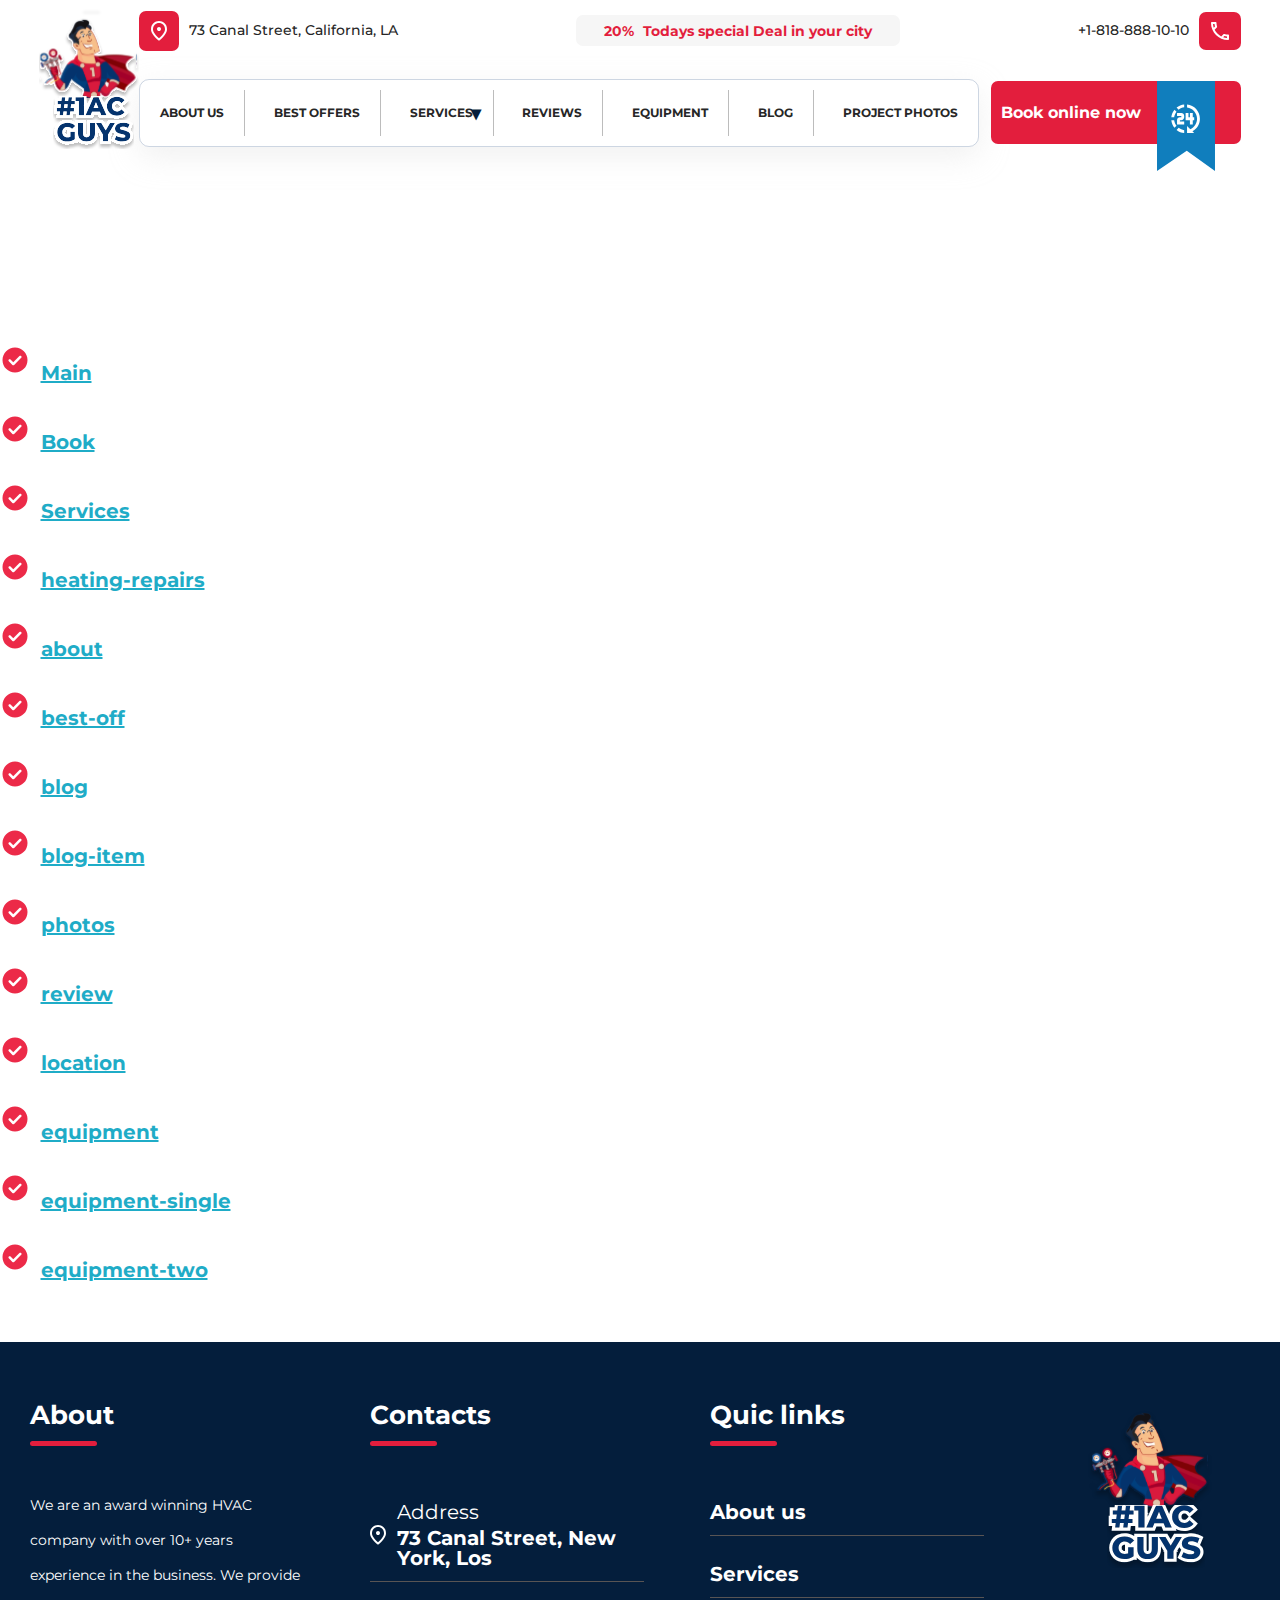
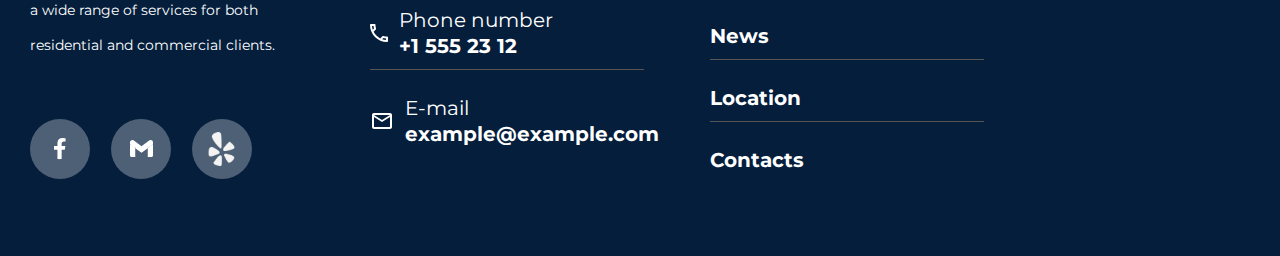
<file: index.html>
<!DOCTYPE html>
<html lang="en">
    <head>
        <meta charset="UTF-8">
        <meta name="viewport" content="width=device-width, initial-scale=1.0">
        <meta http-equiv="X-UA-Compatible" content="ie=edge">
        <title>Список страниц</title>
        <link rel="stylesheet" type="text/css" href="./css/style.css">
        <script defer src="./js/scripts.js"></script>
    </head>
    <body>
        <div class="wrapper">
            <header class="header">
                <div class="container">
                    <div class="header__sale mobile py-2.5 px-8 rounded-lg">
                        <p class="text-gradient flex items-center justify-center gap-2.5">
                            <span>20%</span>
                            Todays special Deal in your city
                        </p>
                    </div>
                    <div class="header__row">
                        <div class="header__logo">
                            <a href="index.html">
                                <img src="./img/svgicons/logo.svg" alt="logo">
                            </a>
                        </div>
                        <a href="#" class="btn mobile text-2xl">
                            <p>Book online now</p>
                            <img src="./img/svgicons/flag.svg" alt="24">
                        </a>
                        <div class="header__burger">
                            <span></span>
                        </div>
                        <div class="header__menu">
                            <div class="header__top">
                                <button class="header__address pc flex gap-3 items-center">
                                    <div class="btn">
                                        <img src="./img/svgicons/address.svg" alt="address">
                                    </div>
                                    <p class="text-neutral-800 font-medium text-base">73 Canal Street, California, LA</p>
                                    <div class="header__address-hover">
                                        We're showing you current address. But you can
                                        <span>change</span>
                                        your address.
                                    </div>
                                </button>
                                <div class="header__sale pc py-2.5 px-8 rounded-lg">
                                    <p class="text-gradient flex items-center justify-center gap-2.5">
                                        <span>20%</span>
                                        Todays special Deal in your city
                                    </p>
                                </div>
                                <a class="header__phone pc flex gap-3 items-center flex-row-reverse" href="tel: +1-818-888-10-10">
                                    <div class="btn">
                                        <img src="./img/svgicons/phone.svg" alt="phone">
                                    </div>
                                    <p class="text-neutral-800 font-medium text-base">+1-818-888-10-10</p>
                                </a>
                            </div>
                            <div class="header__bottom">
                                <nav class="header__links">
                                    <a href="#" class="text-neutral-800 font-bold text-lg uppercase">ABOUT US</a>
                                    <a href="#" class="text-neutral-800 font-bold text-lg uppercase">BEST OFFERS</a>
                                    <div class="header__link">
                                        <a href="#" class="text-neutral-800 font-bold text-lg uppercase">SERVICES</a>
                                        <div class="submenu">
                                            <div class="submenu__row">
                                                <a href="#">Heating repair</a>
                                                <a href="#">Heating repair</a>
                                                <a href="#">Heating repair</a>
                                                <a href="#">Heating repair</a>
                                                <a href="#">Heating repair</a>
                                                <a href="#">Heating repair</a>
                                                <a href="#">Heating repair</a>
                                                <a href="#">Heating repair</a>
                                                <a href="#">Heating repair</a>
                                                <a href="#">Heating repair</a>
                                                <a href="#">Heating repair</a>
                                            </div>
                                        </div>
                                    </div>
                                    <a href="#" class="text-neutral-800 font-bold text-lg uppercase">REVIEWS</a>
                                    <a href="#" class="text-neutral-800 font-bold text-lg uppercase">EQUIPMENT</a>
                                    <a href="#" class="text-neutral-800 font-bold text-lg uppercase">BLOG</a>
                                    <a href="#" class="text-neutral-800 font-bold text-lg uppercase">PROJECT PHOTOS</a>
                                </nav>
                                <a href="#" class="btn pc text-2xl flex items-center justify-center gap-4 flex-auto">
                                    <p>Book online now</p>
                                    <img src="./img/svgicons/flag.svg" alt="24">
                                </a>
                            </div>
                        </div>
                    </div>
                    <div class="flex items-center justify-between gap-4">
                        <button class="header__address mobile flex gap-3 items-center">
                            <div class="btn">
                                <img src="./img/svgicons/address.svg" alt="address">
                            </div>
                            <p class="text-neutral-800 font-medium text-base">73 Canal Street, California, LA</p>
                            <div class="header__address-hover">
                                We're showing you current address. But you can
                                <span>change</span>
                                your address.
                            </div>
                        </button>
                        <a class="header__phone mobile flex gap-3 items-center flex-row-reverse" href="tel: +1-818-888-10-10">
                            <div class="btn">
                                <img src="./img/svgicons/phone.svg" alt="phone">
                            </div>
                            <p class="text-neutral-800 font-medium text-base">+1-818-888-10-10</p>
                        </a>
                    </div>
                </div>
            </header>
            <main class="content article">
                <ul style="text-align:center; padding-top: 100px;">
                    <li>
                        <a style="text-align: center; display: block; color:#1FACC7; font-size: 20px; margin-top: 20px;" href="main.html">Main</a>
                    </li>
                    <li>
                        <a style="text-align: center; display: block; color:#1FACC7; font-size: 20px; margin-top: 20px;" href="book.html">Book</a>
                    </li>
                    <li>
                        <a style="text-align: center; display: block; color:#1FACC7; font-size: 20px; margin-top: 20px;" href="services.html">Services</a>
                    </li>
                    <li>
                        <a style="text-align: center; display: block; color:#1FACC7; font-size: 20px; margin-top: 20px;" href="heating-repairs.html">heating-repairs</a>
                    </li>
                    <li>
                        <a style="text-align: center; display: block; color:#1FACC7; font-size: 20px; margin-top: 20px;" href="about.html">about</a>
                    </li>
                    <li>
                        <a style="text-align: center; display: block; color:#1FACC7; font-size: 20px; margin-top: 20px;" href="best-off.html">best-off</a>
                    </li>
                    <li>
                        <a style="text-align: center; display: block; color:#1FACC7; font-size: 20px; margin-top: 20px;" href="blog.html">blog</a>
                    </li>
                    <li>
                        <a style="text-align: center; display: block; color:#1FACC7; font-size: 20px; margin-top: 20px;" href="blog-item.html">blog-item</a>
                    </li>
                    <li>
                        <a style="text-align: center; display: block; color:#1FACC7; font-size: 20px; margin-top: 20px;" href="photos.html">photos</a>
                    </li>
                    <li>
                        <a style="text-align: center; display: block; color:#1FACC7; font-size: 20px; margin-top: 20px;" href="review.html">review</a>
                    </li>
                    <li>
                        <a style="text-align: center; display: block; color:#1FACC7; font-size: 20px; margin-top: 20px;" href="location.html">location</a>
                    </li>
                    <li>
                        <a style="text-align: center; display: block; color:#1FACC7; font-size: 20px; margin-top: 20px;" href="equipment.html">equipment</a>
                    </li>
                    <li>
                        <a style="text-align: center; display: block; color:#1FACC7; font-size: 20px; margin-top: 20px;" href="equipment-single.html">equipment-single</a>
                    </li>
                    <li>
                        <a style="text-align: center; display: block; color:#1FACC7; font-size: 20px; margin-top: 20px;" href="equipment-two.html">equipment-two</a>
                    </li>
                </ul>
            </div>
        </main>
        <footer class="footer">
            <div class="container">
                <div class="footer__row">
                    <div class="footer__item">
                        <h3 class="footer__title">
                            About
                        </h3>
                        <p class="text-base leading-10 mb-16">
                            We are an award winning HVAC company with over 10+ years experience in the business. We provide a wide range of services for both residential and commercial clients.
                        </p>
                        <div class="footer__social flex gap-6">
                            <a href="#" class="footer__link">
                                <img src="./img/svgicons/faccebook-small.svg" alt="faccebook">
                            </a>
                            <a href="#" class="footer__link">
                                <img src="./img/svgicons/gmail.svg" alt="gmail">
                            </a>
                            <a href="#" class="footer__link">
                                <img src="./img/svgicons/yelp-small.svg" alt="yelp">
                            </a>
                        </div>
                    </div>
                    <div class="footer__item">
                        <div class="footer__title">
                            Contacts
                        </div>
                        <nav class="footer__nav">
                            <a href="#">
                                <img src="./img/svgicons/address.svg" alt="address">
                                <div>
                                    <p>Address</p>
                                    <b>73 Canal Street, New York, Los</b>
                                </div>
                            </a>
                            <a href="tel:+1 555 23 12">
                                <img src="./img/svgicons/phone.svg" alt="phone">
                                <div>
                                    <p>Phone number</p>
                                    <b>+1 555 23 12</b>
                                </div>
                            </a>
                            <a href="mailto:example@example.com">
                                <img src="./img/svgicons/mail.svg" alt="mail">
                                <div>
                                    <p>E-mail</p>
                                    <b>example@example.com</b>
                                </div>
                            </a>
                        </nav>
                    </div>
                    <div class="footer__item">
                        <div class="footer__title">
                            Quic links
                        </div>
                        <nav class="footer__nav">
                            <a href="#" class="font-bold">About us</a>
                            <a href="#" class="font-bold">Services</a>
                            <a href="#" class="font-bold">News</a>
                            <a href="#" class="font-bold">Location</a>
                            <a href="#" class="font-bold">Contacts</a>
                        </nav>
                    </div>
                    <div class="footer__logo">
                        <img src="./img/svgicons/logo-footer.svg" alt="logo">
                    </div>
                </div>
            </div>
        </footer>
    </div>
</body>
</html>
</file>
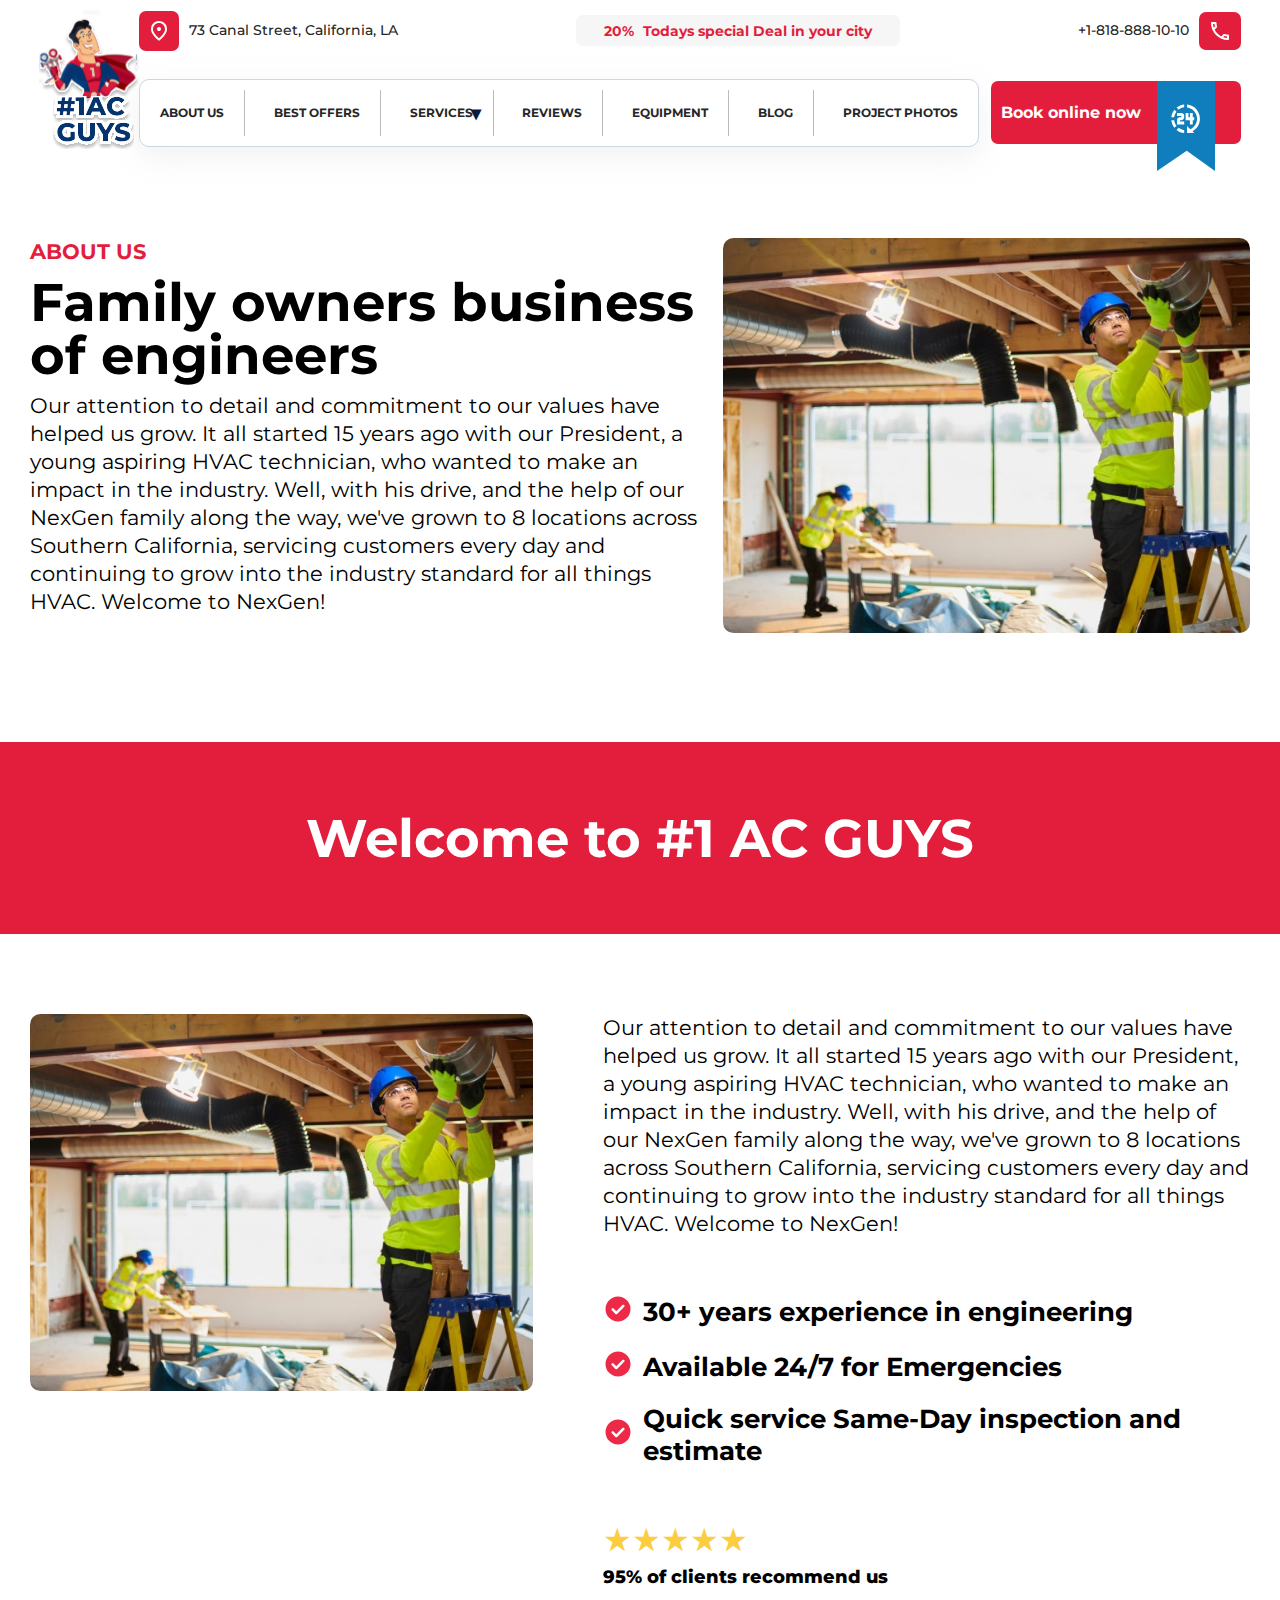
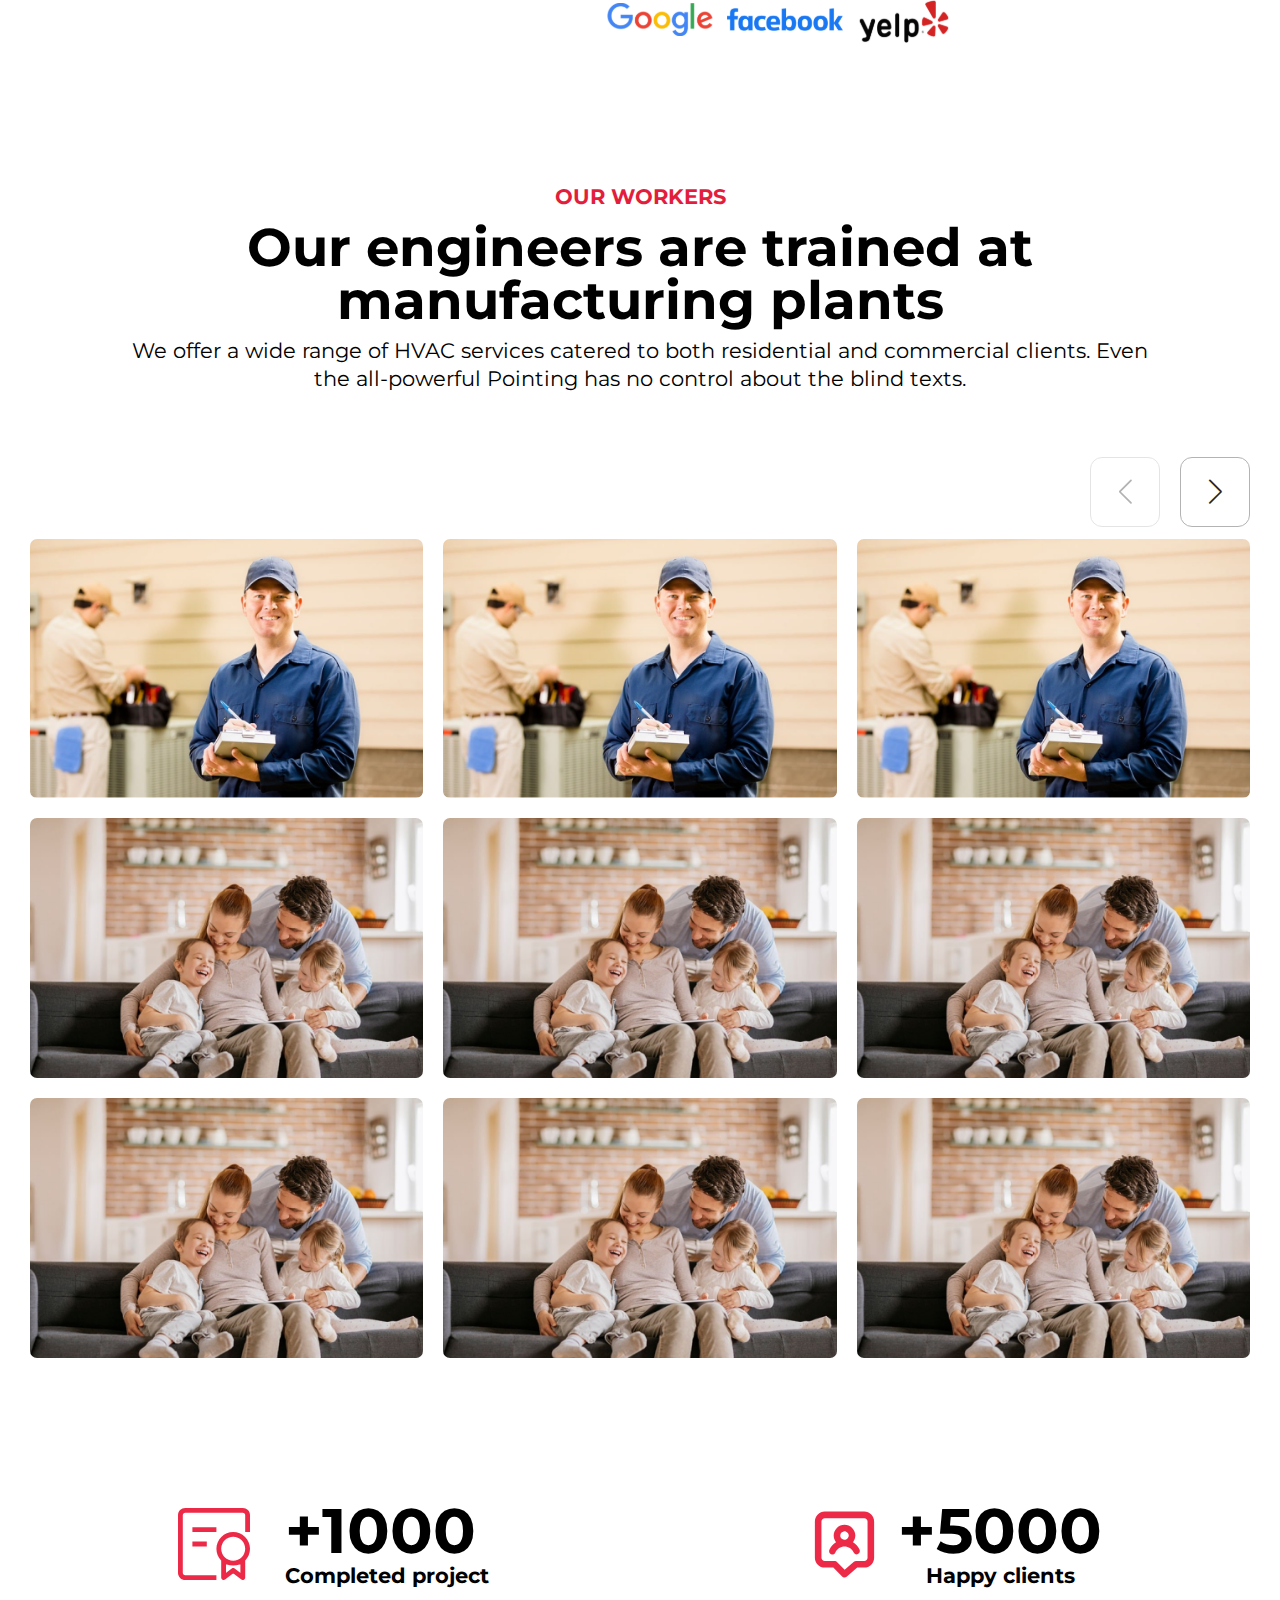
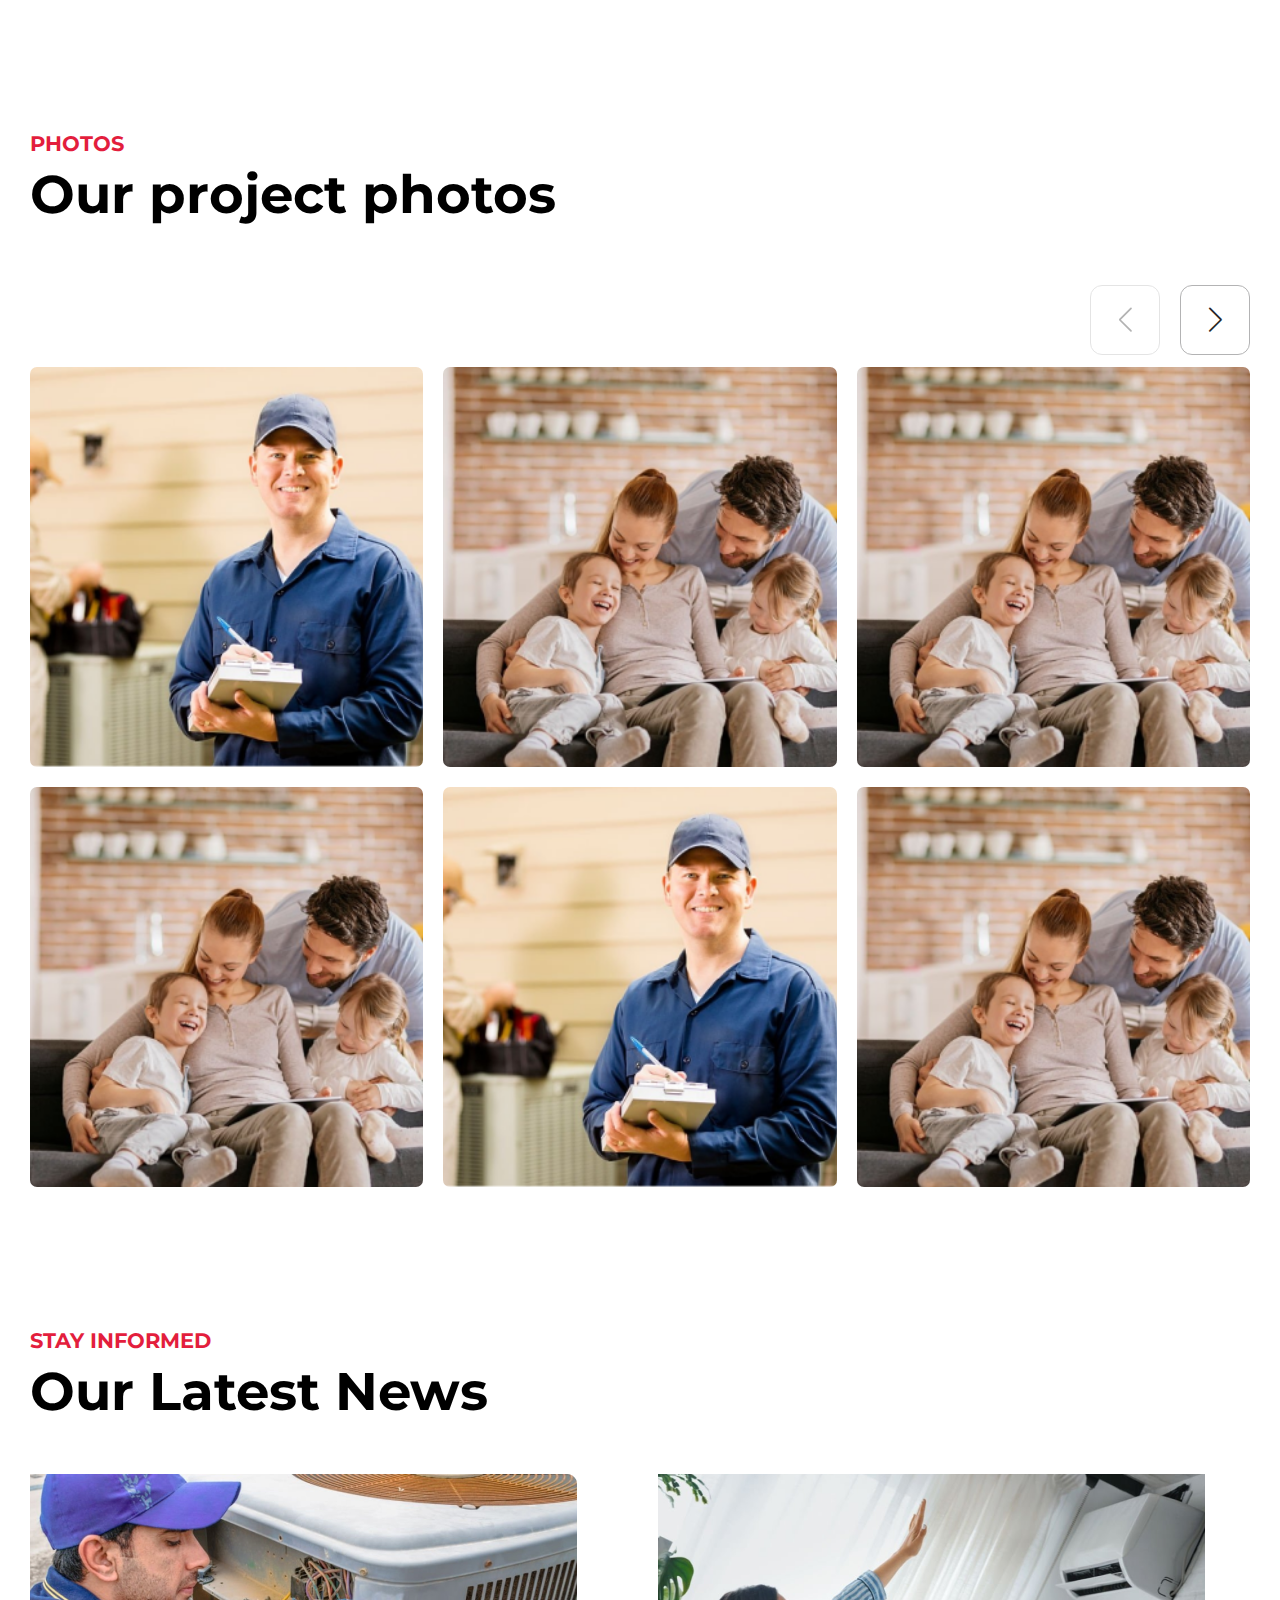
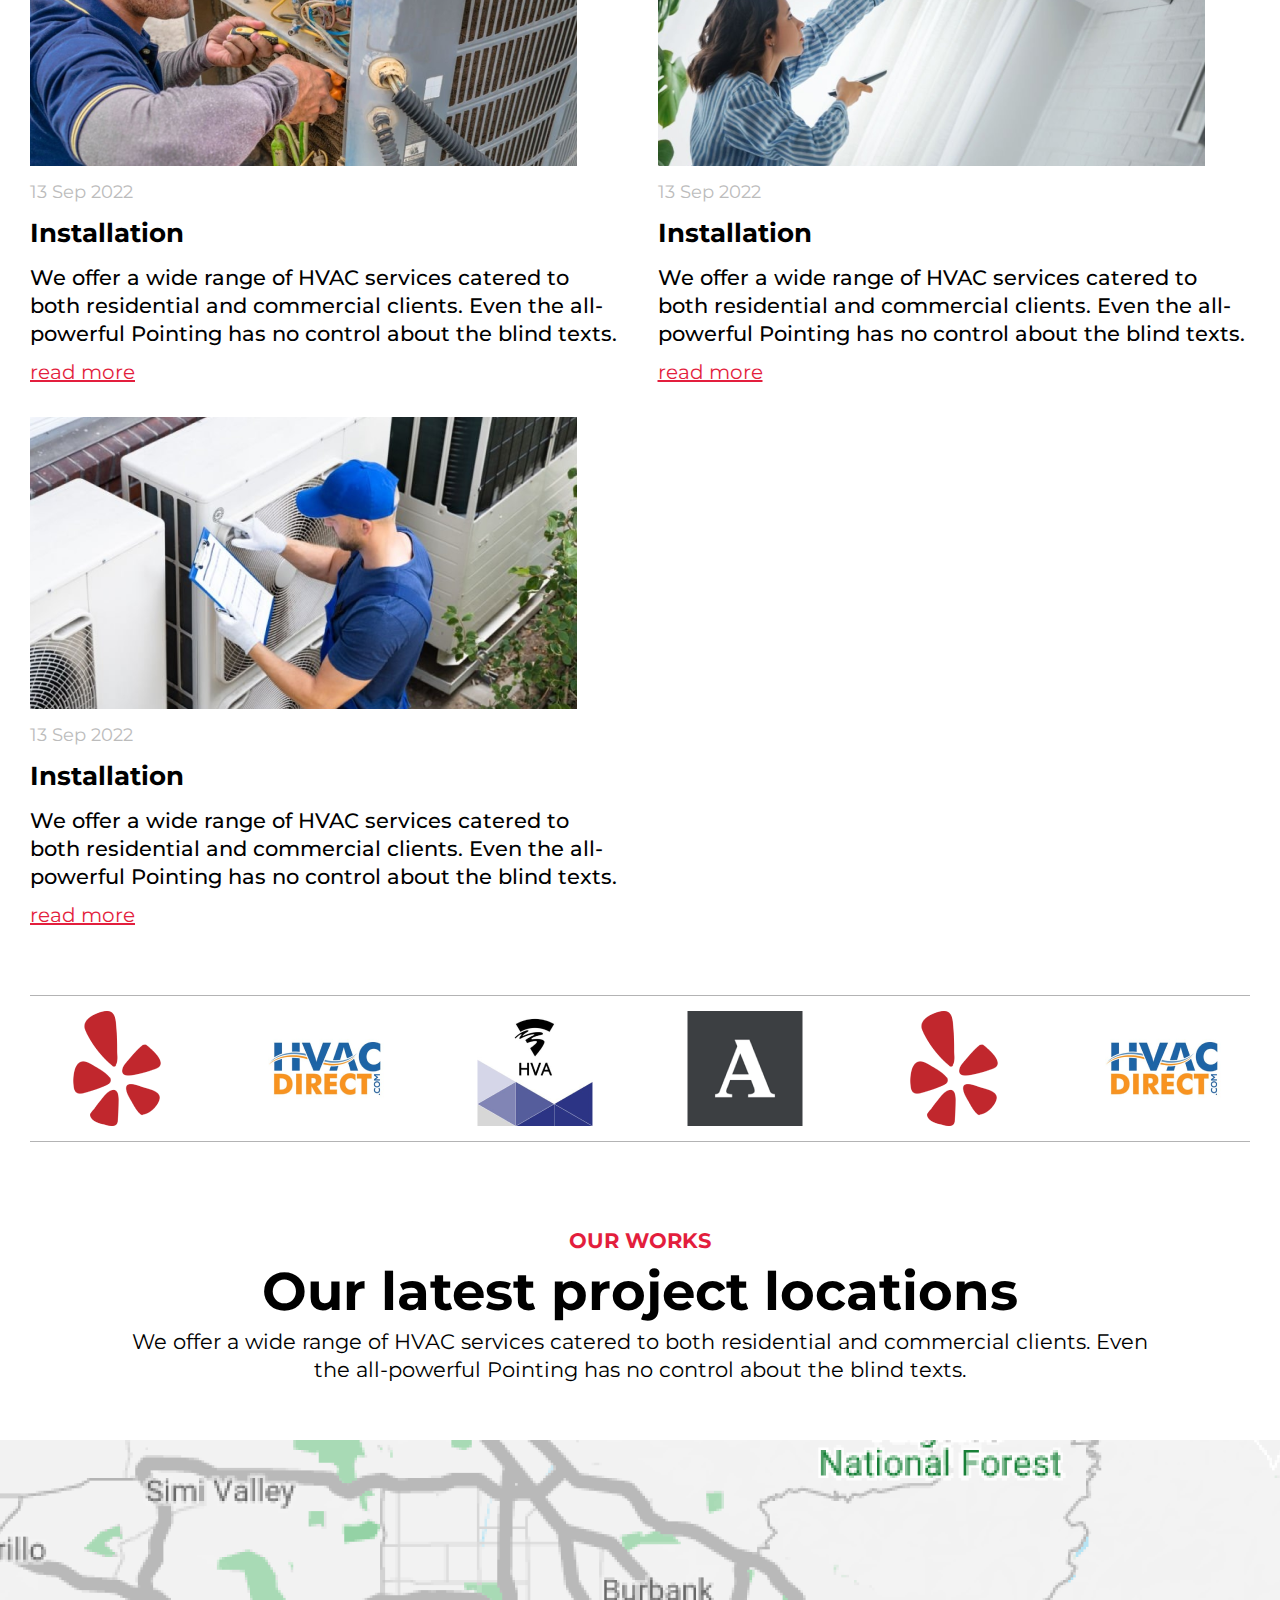
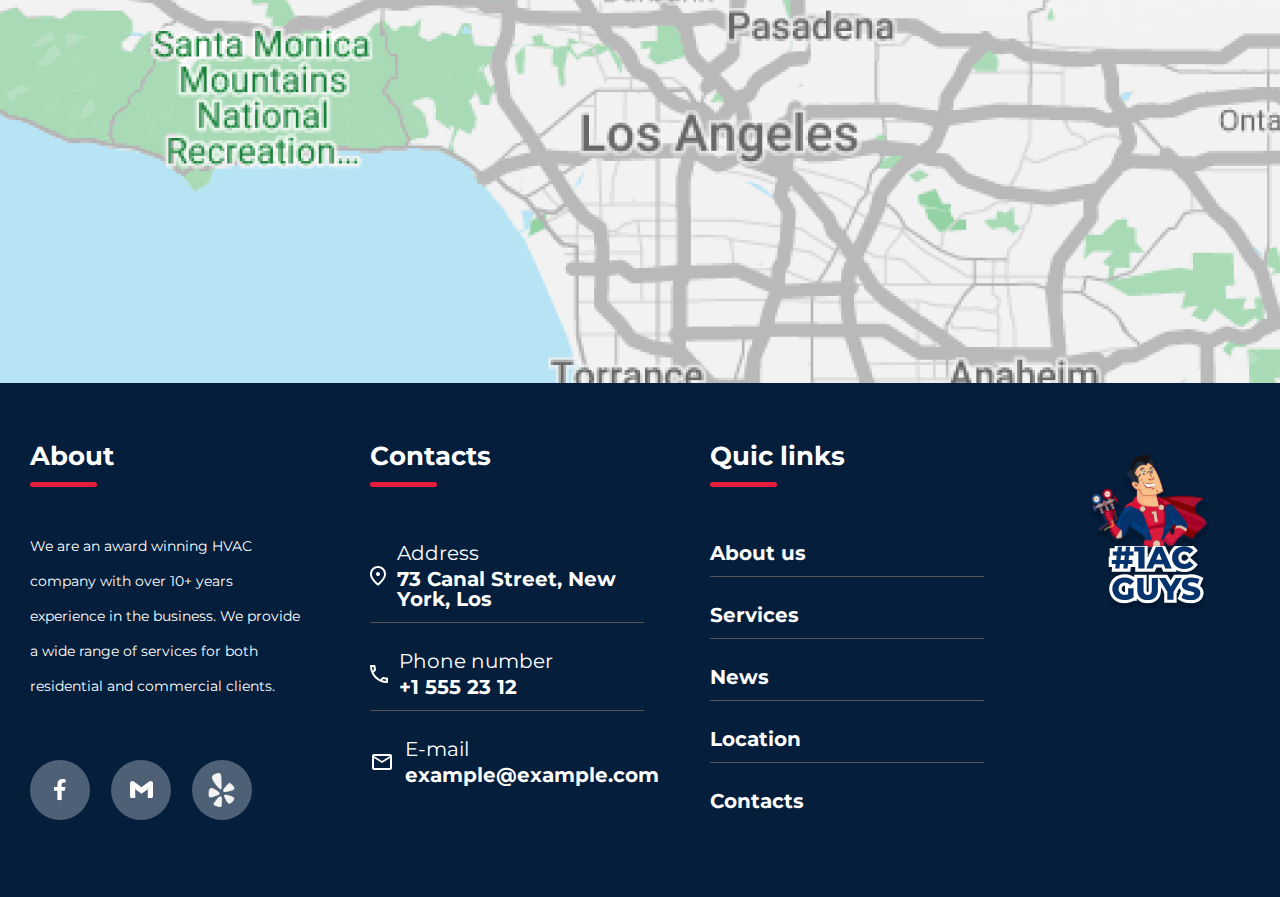
<file: about.html>
<!DOCTYPE html>
<html lang="en">
    <head>
        <meta charset="UTF-8">
        <meta name="viewport" content="width=device-width, initial-scale=1.0">
        <meta http-equiv="X-UA-Compatible" content="ie=edge">
        <title>Heating Repairs</title>
        <link rel="stylesheet" type="text/css" href="./css/style.css">
        <script defer src="./js/scripts.js"></script>
    </head>
    <body>
        <div class="wrapper">
            <header class="header">
                <div class="container">
                    <div class="header__sale mobile py-2.5 px-8 rounded-lg">
                        <p class="text-gradient flex items-center justify-center gap-2.5">
                            <span>20%</span>
                            Todays special Deal in your city
                        </p>
                    </div>
                    <div class="header__row">
                        <div class="header__logo">
                            <a href="index.html">
                                <img src="./img/svgicons/logo.svg" alt="logo">
                            </a>
                        </div>
                        <a href="#" class="btn mobile text-2xl">
                            <p>Book online now</p>
                            <img src="./img/svgicons/flag.svg" alt="24">
                        </a>
                        <div class="header__burger">
                            <span></span>
                        </div>
                        <div class="header__menu">
                            <div class="header__top">
                                <button class="header__address pc flex gap-3 items-center">
                                    <div class="btn">
                                        <img src="./img/svgicons/address.svg" alt="address">
                                    </div>
                                    <p class="text-neutral-800 font-medium text-base">73 Canal Street, California, LA</p>
                                    <div class="header__address-hover">
                                        We're showing you current address. But you can
                                        <span>change</span>
                                        your address.
                                    </div>
                                </button>
                                <div class="header__sale pc py-2.5 px-8 rounded-lg">
                                    <p class="text-gradient flex items-center justify-center gap-2.5">
                                        <span>20%</span>
                                        Todays special Deal in your city
                                    </p>
                                </div>
                                <a class="header__phone pc flex gap-3 items-center flex-row-reverse" href="tel: +1-818-888-10-10">
                                    <div class="btn">
                                        <img src="./img/svgicons/phone.svg" alt="phone">
                                    </div>
                                    <p class="text-neutral-800 font-medium text-base">+1-818-888-10-10</p>
                                </a>
                            </div>
                            <div class="header__bottom">
                                <nav class="header__links">
                                    <a href="#" class="text-neutral-800 font-bold text-lg uppercase">ABOUT US</a>
                                    <a href="#" class="text-neutral-800 font-bold text-lg uppercase">BEST OFFERS</a>
                                    <div class="header__link">
                                        <a href="#" class="text-neutral-800 font-bold text-lg uppercase">SERVICES</a>
                                        <div class="submenu">
                                            <div class="submenu__row">
                                                <a href="#">Heating repair</a>
                                                <a href="#">Heating repair</a>
                                                <a href="#">Heating repair</a>
                                                <a href="#">Heating repair</a>
                                                <a href="#">Heating repair</a>
                                                <a href="#">Heating repair</a>
                                                <a href="#">Heating repair</a>
                                                <a href="#">Heating repair</a>
                                                <a href="#">Heating repair</a>
                                                <a href="#">Heating repair</a>
                                                <a href="#">Heating repair</a>
                                            </div>
                                        </div>
                                    </div>
                                    <a href="#" class="text-neutral-800 font-bold text-lg uppercase">REVIEWS</a>
                                    <a href="#" class="text-neutral-800 font-bold text-lg uppercase">EQUIPMENT</a>
                                    <a href="#" class="text-neutral-800 font-bold text-lg uppercase">BLOG</a>
                                    <a href="#" class="text-neutral-800 font-bold text-lg uppercase">PROJECT PHOTOS</a>
                                </nav>
                                <a href="#" class="btn pc text-2xl flex items-center justify-center gap-4 flex-auto">
                                    <p>Book online now</p>
                                    <img src="./img/svgicons/flag.svg" alt="24">
                                </a>
                            </div>
                        </div>
                    </div>
                    <div class="flex items-center justify-between gap-4">
                        <button class="header__address mobile flex gap-3 items-center">
                            <div class="btn">
                                <img src="./img/svgicons/address.svg" alt="address">
                            </div>
                            <p class="text-neutral-800 font-medium text-base">73 Canal Street, California, LA</p>
                            <div class="header__address-hover">
                                We're showing you current address. But you can
                                <span>change</span>
                                your address.
                            </div>
                        </button>
                        <a class="header__phone mobile flex gap-3 items-center flex-row-reverse" href="tel: +1-818-888-10-10">
                            <div class="btn">
                                <img src="./img/svgicons/phone.svg" alt="phone">
                            </div>
                            <p class="text-neutral-800 font-medium text-base">+1-818-888-10-10</p>
                        </a>
                    </div>
                </div>
            </header>
            <main class="content">
                <article class="intro article">
                    <div class="container">
                        <div class="intro__row flex gap-4 ">
                            <div class="intro__info flex-auto">
                                <header class="block-header mb-16">
                                    <h2 class="text-gradient text-2xl font-bold mb-3 ">ABOUT US</h2>
                                    <h1 class="font-bold text-6xl mb-3">
                                        Family owners 
                                        business of engineers
                                    </h1>
                                    <p class="text-2xl">Our attention to detail and commitment to our values have helped us grow. It all started 15 years ago with our President, a young aspiring HVAC technician, who wanted to make an impact in the industry. Well, with his drive, and the help of our NexGen family along the way, we've grown to 8 locations across Southern California, servicing customers every day and continuing to grow into the industry standard for all things HVAC. Welcome to NexGen!</p>
                                </header>
                            </div>
                            <div class="intro__img overflow-hidden rounded-xl">
                                <img src="./img/index/intro.png" alt="intro">
                            </div>
                        </div>
                    </div>
                </article>
                <section class="welcome article bg-gradient">
                    <div class="container">
                        <p class="text-6xl text-center font-bold">Welcome to #1 AC GUYS</p>
                    </div>
                </section>
                <article class="intro article">
                    <div class="container">
                        <div class="intro__row flex flex-row-reverse gap-20">
                            <div class="intro__info flex-auto">
                                <header class="block-header mb-16">
                                    <p class="text-2xl">Our attention to detail and commitment to our values have helped us grow. It all started 15 years ago with our President, a young aspiring HVAC technician, who wanted to make an impact in the industry. Well, with his drive, and the help of our NexGen family along the way, we've grown to 8 locations across Southern California, servicing customers every day and continuing to grow into the industry standard for all things HVAC. Welcome to NexGen!</p>
                                </header>
                                <ul>
                                    <li>30+ years experience in engineering</li>
                                    <li>Available 24/7 for Emergencies</li>
                                    <li>Quick service Same-Day inspection and estimate</li>
                                </ul>
                                <div class="intro__rating">
                                    <div class="rating__stars mb-2">★★★★★</div>
                                    <p class="text-xl font-extrabold mb-2">95% of clients recommend us</p>
                                    <div class="intro__company flex gap-3 items-center">
                                        <img src="./img/svgicons/google.svg" alt="google">
                                        <img src="./img/svgicons/faccebook.svg" alt="faccebook">
                                        <img src="./img/svgicons/yelp.svg" alt="yelp">
                                    </div>
                                </div>
                            </div>
                            <div class="intro__img overflow-hidden rounded-xl">
                                <img src="./img/index/intro.png" alt="intro">
                            </div>
                        </div>
                    </div>
                </article>
                <article class="article">
                    <div class="container">
                        <header class="block-header mb-16 m-0 m-auto text-center">
                            <h3 class="text-gradient text-2xl font-bold mb-3 ">OUR WORKERS</h3>
                            <h2 class="font-bold text-6xl mb-3">Our engineers are trained at manufacturing plants</h2>
                            <p class="text-2xl">We offer a wide range of HVAC services catered to both residential and commercial clients. Even the all-powerful Pointing has no control about the blind texts.</p>
                        </header>
                        <main class="swiper swiper-grid swiper-grid-three mb-40">
                            <div class="swiper-wrapper">
                                <div class="swiper-slide">
                                    <img src="./img/engineers/1.png" alt="1">
                                </div>
                                <div class="swiper-slide">
                                    <img src="./img/engineers/2.png" alt="2">
                                </div>
                                <div class="swiper-slide">
                                    <img src="./img/engineers/2.png" alt="3">
                                </div>
                                <div class="swiper-slide">
                                    <img src="./img/engineers/1.png" alt="1">
                                </div>
                                <div class="swiper-slide">
                                    <img src="./img/engineers/2.png" alt="2">
                                </div>
                                <div class="swiper-slide">
                                    <img src="./img/engineers/2.png" alt="3">
                                </div>
                                <div class="swiper-slide">
                                    <img src="./img/engineers/1.png" alt="1">
                                </div>
                                <div class="swiper-slide">
                                    <img src="./img/engineers/2.png" alt="2">
                                </div>
                                <div class="swiper-slide">
                                    <img src="./img/engineers/2.png" alt="3">
                                </div>
                                <div class="swiper-slide">
                                    <img src="./img/engineers/1.png" alt="1">
                                </div>
                                <div class="swiper-slide">
                                    <img src="./img/engineers/2.png" alt="2">
                                </div>
                                <div class="swiper-slide">
                                    <img src="./img/engineers/2.png" alt="3">
                                </div>
                                <div class="swiper-slide">
                                    <img src="./img/engineers/1.png" alt="1">
                                </div>
                                <div class="swiper-slide">
                                    <img src="./img/engineers/2.png" alt="2">
                                </div>
                                <div class="swiper-slide">
                                    <img src="./img/engineers/2.png" alt="3">
                                </div>
                                <div class="swiper-slide">
                                    <img src="./img/engineers/1.png" alt="1">
                                </div>
                                <div class="swiper-slide">
                                    <img src="./img/engineers/2.png" alt="2">
                                </div>
                                <div class="swiper-slide">
                                    <img src="./img/engineers/2.png" alt="3">
                                </div>
                            </div>
                            <div class="swiper-button-prev swiper-grid-three-prev"></div>
                            <div class="swiper-button-next swiper-grid-three-next"></div>
                        </main>
                        <footer class="awards flex items-center justify-around gap-6">
                            <div class="awards__award flex items-center gap-10">
                                <img src="./img/svgicons/clarity-small.svg" alt="clarity-small">
                                <div class="awards__text">
                                    <p class="text-7xl font-bold">+1000</p>
                                    <p class="text-2xl font-bold text-center">Completed project</p>
                                </div>
                            </div>
                            <div class="awards__award flex items-center gap-4">
                                <img src="./img/svgicons/clients.svg" alt="clients">
                                <div class="awards__text">
                                    <p class="text-7xl font-bold">+5000</p>
                                    <p class="text-2xl font-bold text-center">Happy clients</p>
                                </div>
                            </div>
                        </footer>
                    </div>
                </article>
                <article class="photos article">
                    <div class="container">
                        <header class="block-header mb-16">
                            <h3 class="text-gradient text-2xl font-bold mb-3 ">PHOTOS</h3>
                            <h2 class="font-bold text-6xl mb-3">Our project photos</h2>
                        </header>
                        <main class="swiper swiper-grid swiper-grid-two">
                            <div class="swiper-wrapper">
                                <div class="swiper-slide">
                                    <img src="./img/engineers/1.png" alt="1">
                                </div>
                                <div class="swiper-slide">
                                    <img src="./img/engineers/2.png" alt="2">
                                </div>
                                <div class="swiper-slide">
                                    <img src="./img/engineers/2.png" alt="3">
                                </div>
                                <div class="swiper-slide">
                                    <img src="./img/engineers/1.png" alt="1">
                                </div>
                                <div class="swiper-slide">
                                    <img src="./img/engineers/2.png" alt="2">
                                </div>
                                <div class="swiper-slide">
                                    <img src="./img/engineers/2.png" alt="3">
                                </div>
                                <div class="swiper-slide">
                                    <img src="./img/engineers/1.png" alt="1">
                                </div>
                                <div class="swiper-slide">
                                    <img src="./img/engineers/2.png" alt="2">
                                </div>
                                <div class="swiper-slide">
                                    <img src="./img/engineers/2.png" alt="3">
                                </div>
                                <div class="swiper-slide">
                                    <img src="./img/engineers/1.png" alt="1">
                                </div>
                                <div class="swiper-slide">
                                    <img src="./img/engineers/2.png" alt="2">
                                </div>
                                <div class="swiper-slide">
                                    <img src="./img/engineers/2.png" alt="3">
                                </div>
                                <div class="swiper-slide">
                                    <img src="./img/engineers/1.png" alt="1">
                                </div>
                                <div class="swiper-slide">
                                    <img src="./img/engineers/2.png" alt="2">
                                </div>
                                <div class="swiper-slide">
                                    <img src="./img/engineers/2.png" alt="3">
                                </div>
                                <div class="swiper-slide">
                                    <img src="./img/engineers/1.png" alt="1">
                                </div>
                                <div class="swiper-slide">
                                    <img src="./img/engineers/2.png" alt="2">
                                </div>
                                <div class="swiper-slide">
                                    <img src="./img/engineers/2.png" alt="3">
                                </div>
                            </div>
                            <div class="swiper-button-prev swiper-grid-two-prev"></div>
                            <div class="swiper-button-next swiper-grid-two-next"></div>
                        </main>
                    </div>
                </article>
                <article class="news article">
                    <div class="container">
                        <header class="block-header mb-16">
                            <h3 class="text-gradient text-2xl font-bold mb-3 ">STAY INFORMED</h3>
                            <h2 class="font-bold text-6xl mb-3">Our Latest News</h2>
                        </header>
                        <div class="news__row grid gap-10">
                            <article class="news__article">
                                <img class="block mb-4" src="./img/items/1.png" alt="1">
                                <time datetime="2022-09-13" class=" block text-grey text-xl mb-4">13 Sep 2022</time>
                                <h3 class="text-3xl font-bold mb-4">Installation</h3>
                                <p class="text mb-4">We offer a wide range of HVAC services catered to both residential and commercial clients. Even the all-powerful Pointing has no control about the blind texts.</p>
                                <a href="#">read more</a>
                            </article>
                            <article class="news__article">
                                <img class="block mb-4" src="./img/items/2.png" alt="2">
                                <time datetime="2022-09-13" class="block text-grey text-xl mb-4">13 Sep 2022</time>
                                <h3 class="text-3xl font-bold mb-4">Installation</h3>
                                <p class="text mb-4">We offer a wide range of HVAC services catered to both residential and commercial clients. Even the all-powerful Pointing has no control about the blind texts.</p>
                                <a href="#">read more</a>
                            </article>
                            <article class="news__article">
                                <img class="block mb-4" src="./img/items/3.png" alt="3">
                                <time datetime="2022-09-13" class="block text-grey text-xl mb-4">13 Sep 2022</time>
                                <h3 class="text-3xl font-bold mb-4">Installation</h3>
                                <p class="text mb-4">We offer a wide range of HVAC services catered to both residential and commercial clients. Even the all-powerful Pointing has no control about the blind texts.</p>
                                <a href="#">read more</a>
                            </article>
                        </div>
                    </div>
                </article>
                <article class="company">
                    <div class="container">
                        <div class="company__row grid gap-10">
                            <div class="company__company">
                                <img src="./img/items/4.png" alt="4">
                            </div>
                            <div class="company__company">
                                <img src="./img/items/5.png" alt="5">
                            </div>
                            <div class="company__company">
                                <img src="./img/items/6.png" alt="6">
                            </div>
                            <div class="company__company">
                                <img src="./img/items/7.png" alt="7">
                            </div>
                            <div class="company__company">
                                <img src="./img/items/4.png" alt="4">
                            </div>
                            <div class="company__company">
                                <img src="./img/items/5.png" alt="5">
                            </div>
                        </div>
                    </div>
                </article>
                <article class="map">
                    <div class="container">
                        <header class="block-header mb-16 m-0 m-auto text-center">
                            <h3 class="text-gradient text-2xl font-bold mb-3 ">OUR WORKS</h3>
                            <h2 class="font-bold text-6xl mb-3">Our latest project locations</h2>
                            <p class="text-2xl">We offer a wide range of HVAC services catered to both residential and commercial clients. Even the all-powerful Pointing has no control about the blind texts.</p>
                        </header>
                    </div>
                    <img src="./img/map.png" alt="map">
                </article>
            </main>
            <footer class="footer">
                <div class="container">
                    <div class="footer__row">
                        <div class="footer__item">
                            <h3 class="footer__title">
                                About
                            </h3>
                            <p class="text-base leading-10 mb-16">
                                We are an award winning HVAC company with over 10+ years experience in the business. We provide a wide range of services for both residential and commercial clients.
                            </p>
                            <div class="footer__social flex gap-6">
                                <a href="#" class="footer__link">
                                    <img src="./img/svgicons/faccebook-small.svg" alt="faccebook">
                                </a>
                                <a href="#" class="footer__link">
                                    <img src="./img/svgicons/gmail.svg" alt="gmail">
                                </a>
                                <a href="#" class="footer__link">
                                    <img src="./img/svgicons/yelp-small.svg" alt="yelp">
                                </a>
                            </div>
                        </div>
                        <div class="footer__item">
                            <div class="footer__title">
                                Contacts
                            </div>
                            <nav class="footer__nav">
                                <a href="#">
                                    <img src="./img/svgicons/address.svg" alt="address">
                                    <div>
                                        <p>Address</p>
                                        <b>73 Canal Street, New York, Los</b>
                                    </div>
                                </a>
                                <a href="tel:+1 555 23 12">
                                    <img src="./img/svgicons/phone.svg" alt="phone">
                                    <div>
                                        <p>Phone number</p>
                                        <b>+1 555 23 12</b>
                                    </div>
                                </a>
                                <a href="mailto:example@example.com">
                                    <img src="./img/svgicons/mail.svg" alt="mail">
                                    <div>
                                        <p>E-mail</p>
                                        <b>example@example.com</b>
                                    </div>
                                </a>
                            </nav>
                        </div>
                        <div class="footer__item">
                            <div class="footer__title">
                                Quic links
                            </div>
                            <nav class="footer__nav">
                                <a href="#" class="font-bold">About us</a>
                                <a href="#" class="font-bold">Services</a>
                                <a href="#" class="font-bold">News</a>
                                <a href="#" class="font-bold">Location</a>
                                <a href="#" class="font-bold">Contacts</a>
                            </nav>
                        </div>
                        <div class="footer__logo">
                            <img src="./img/svgicons/logo-footer.svg" alt="logo">
                        </div>
                    </div>
                </div>
            </footer>
        </div>
    </body>
</html>
</file>
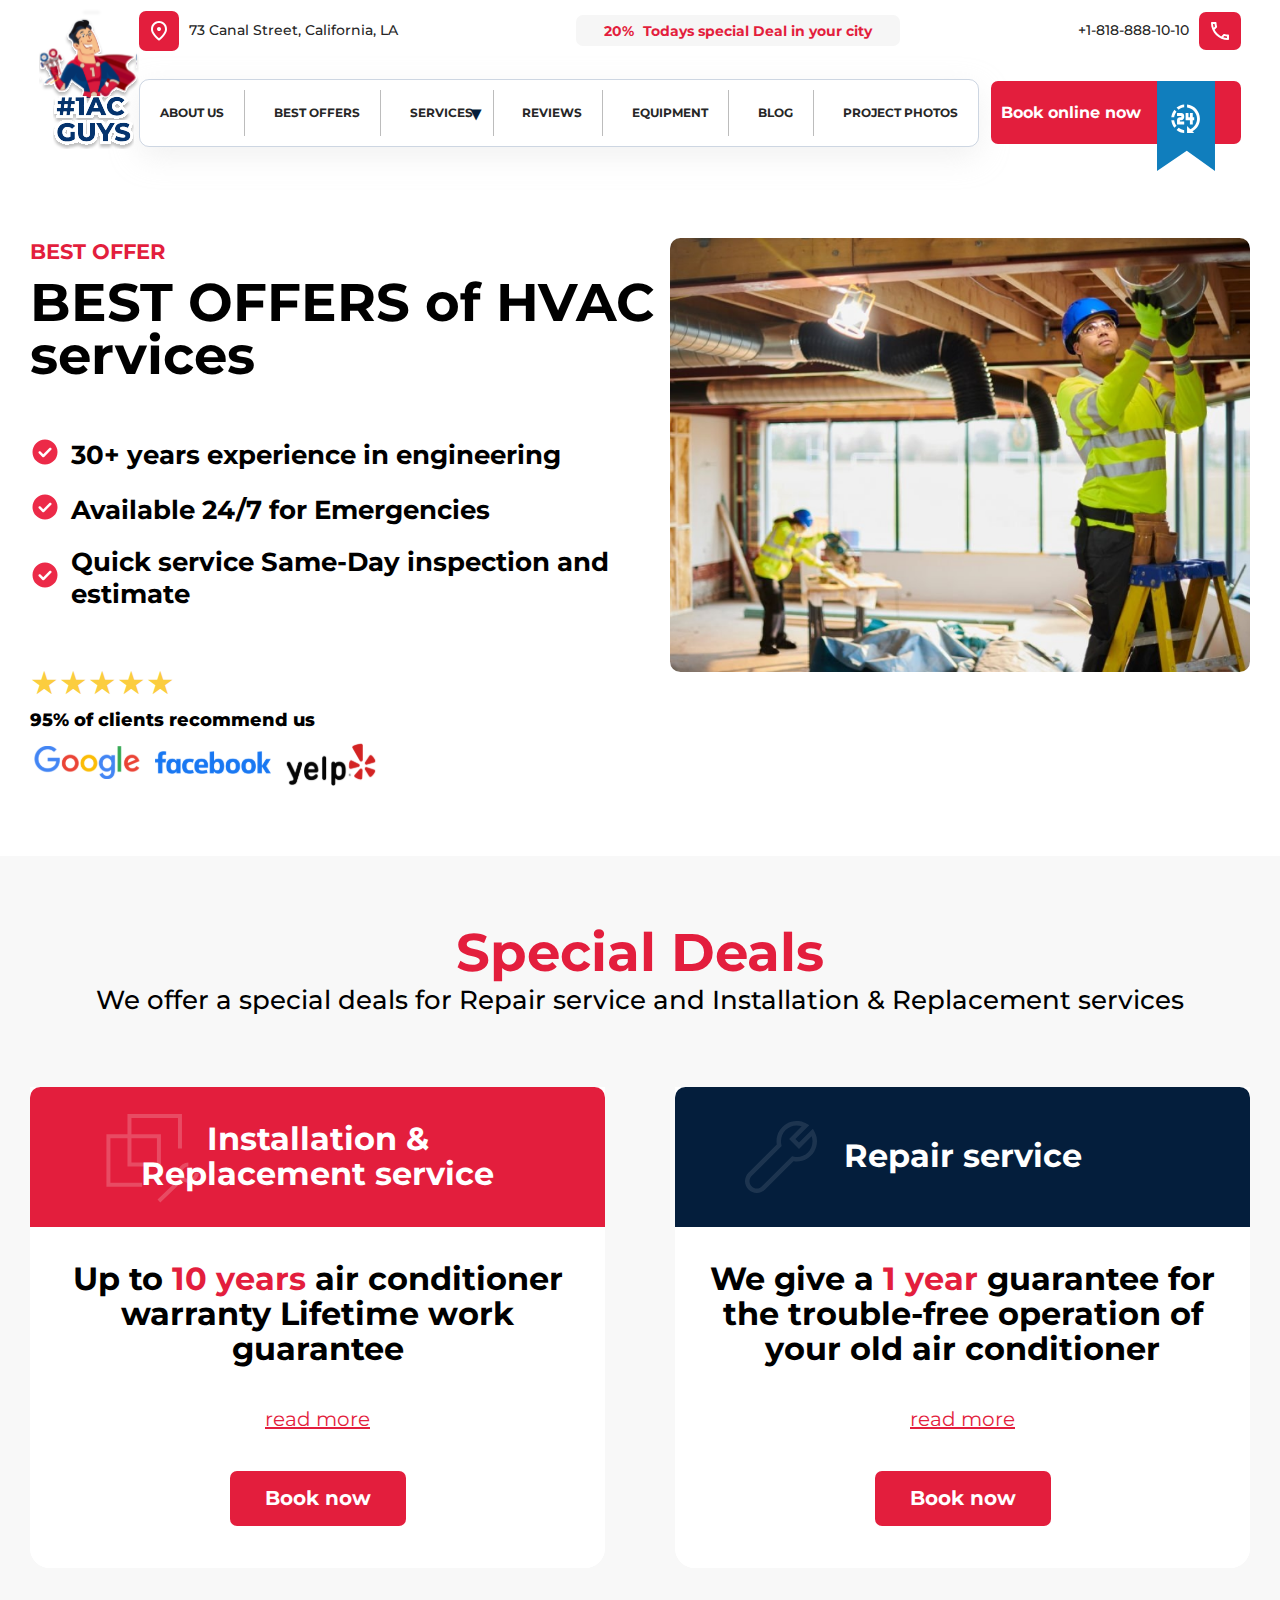
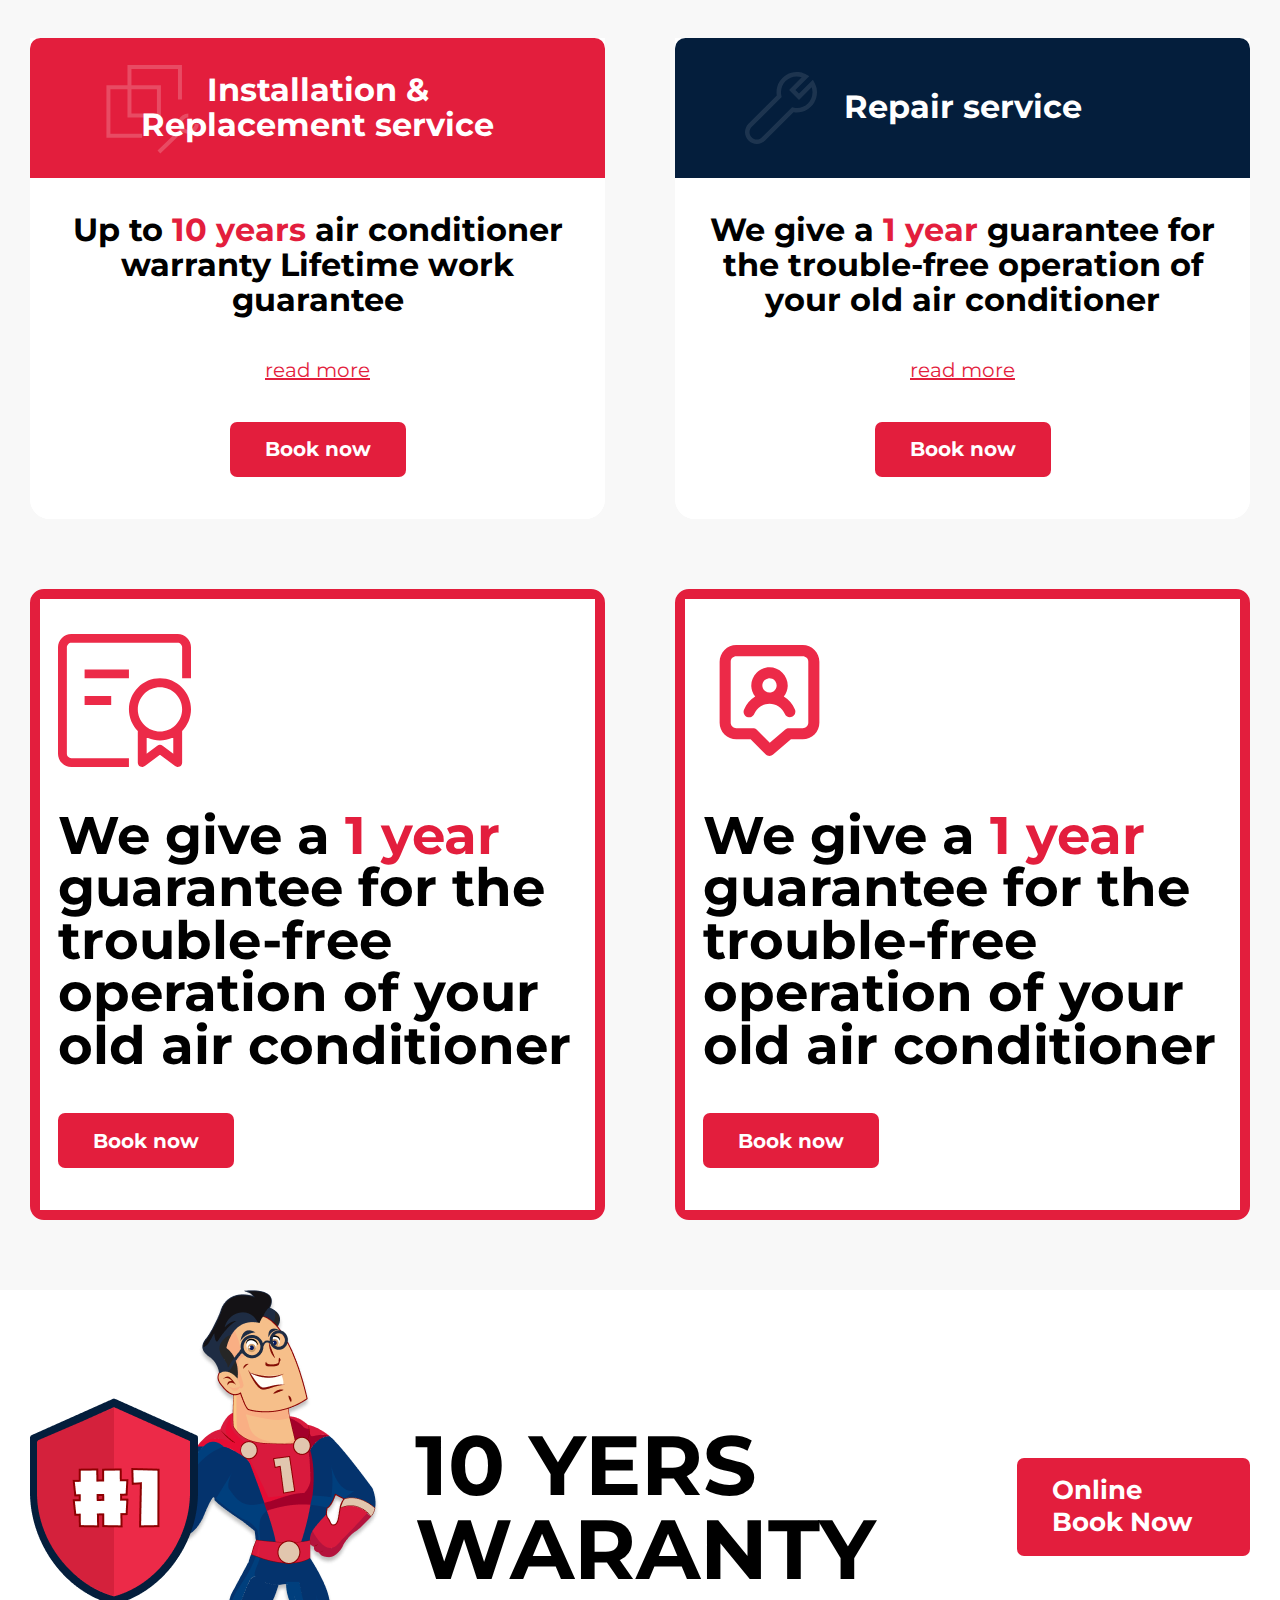
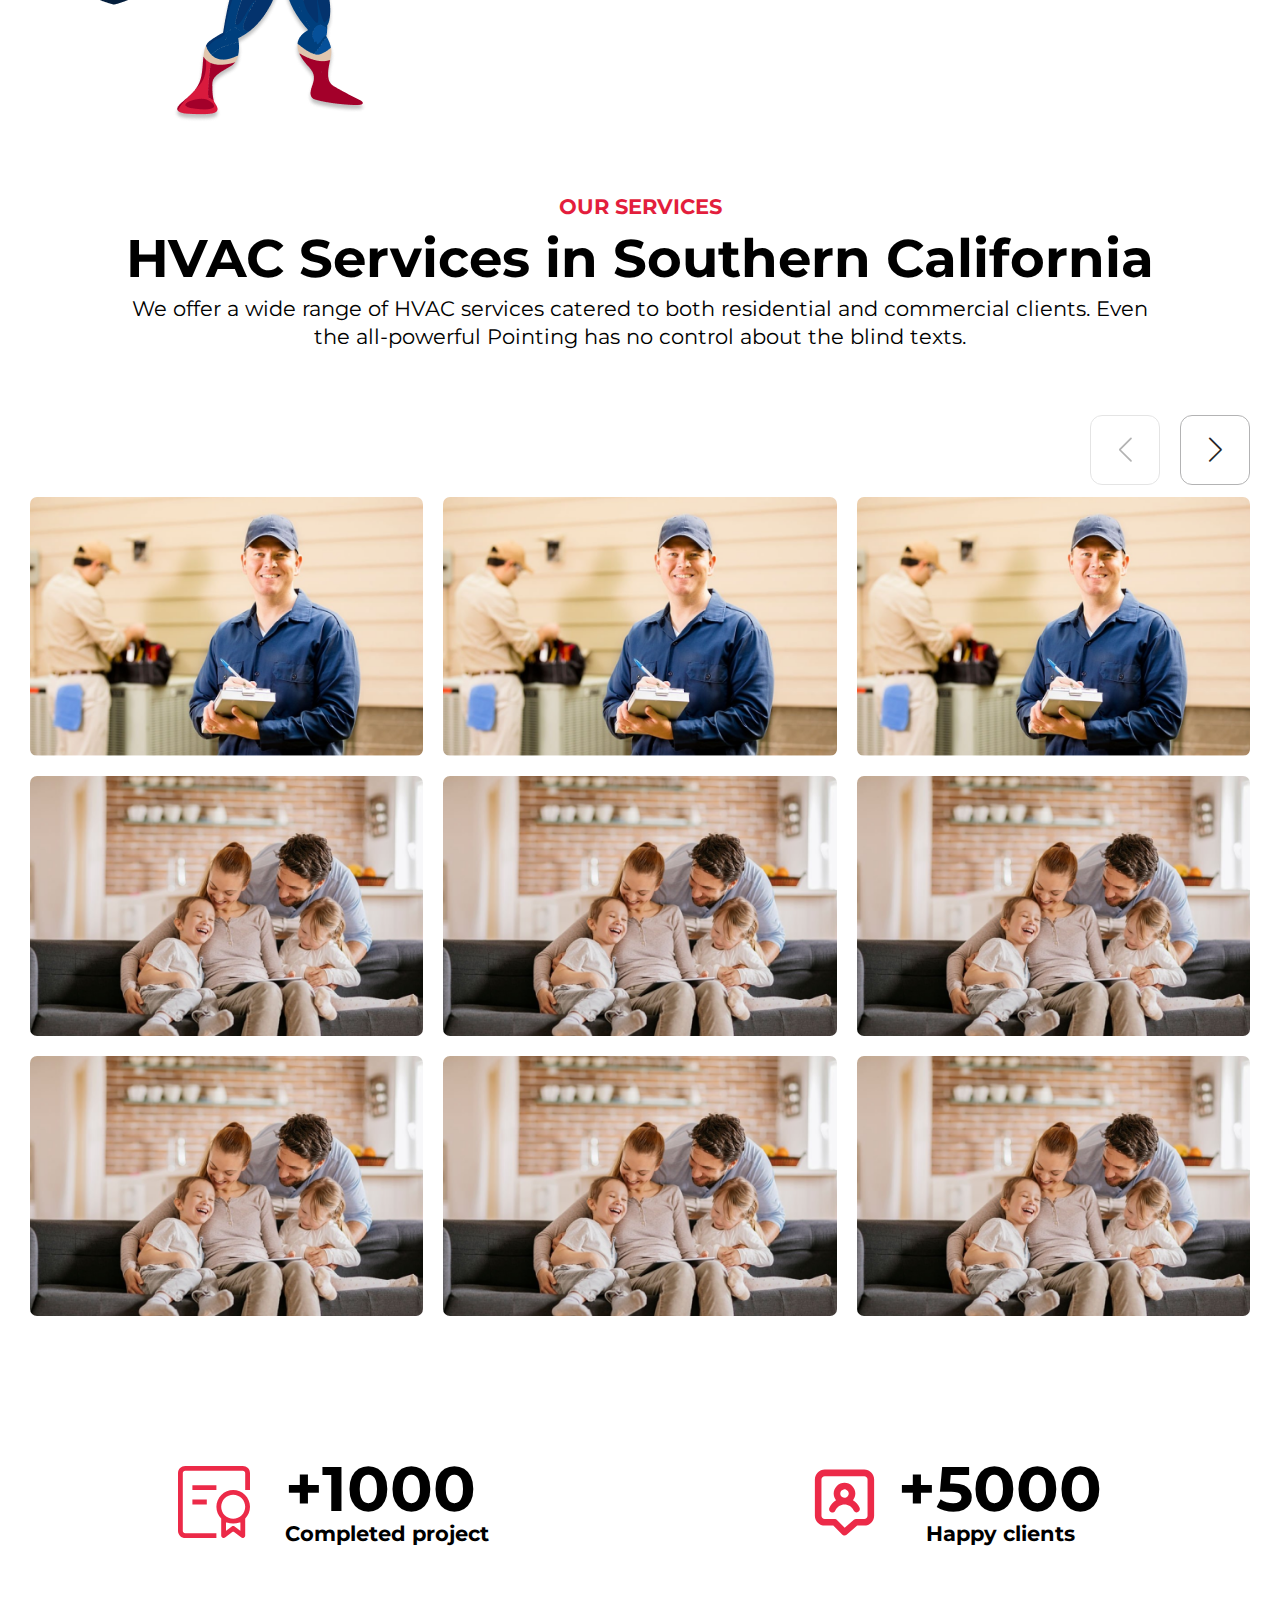
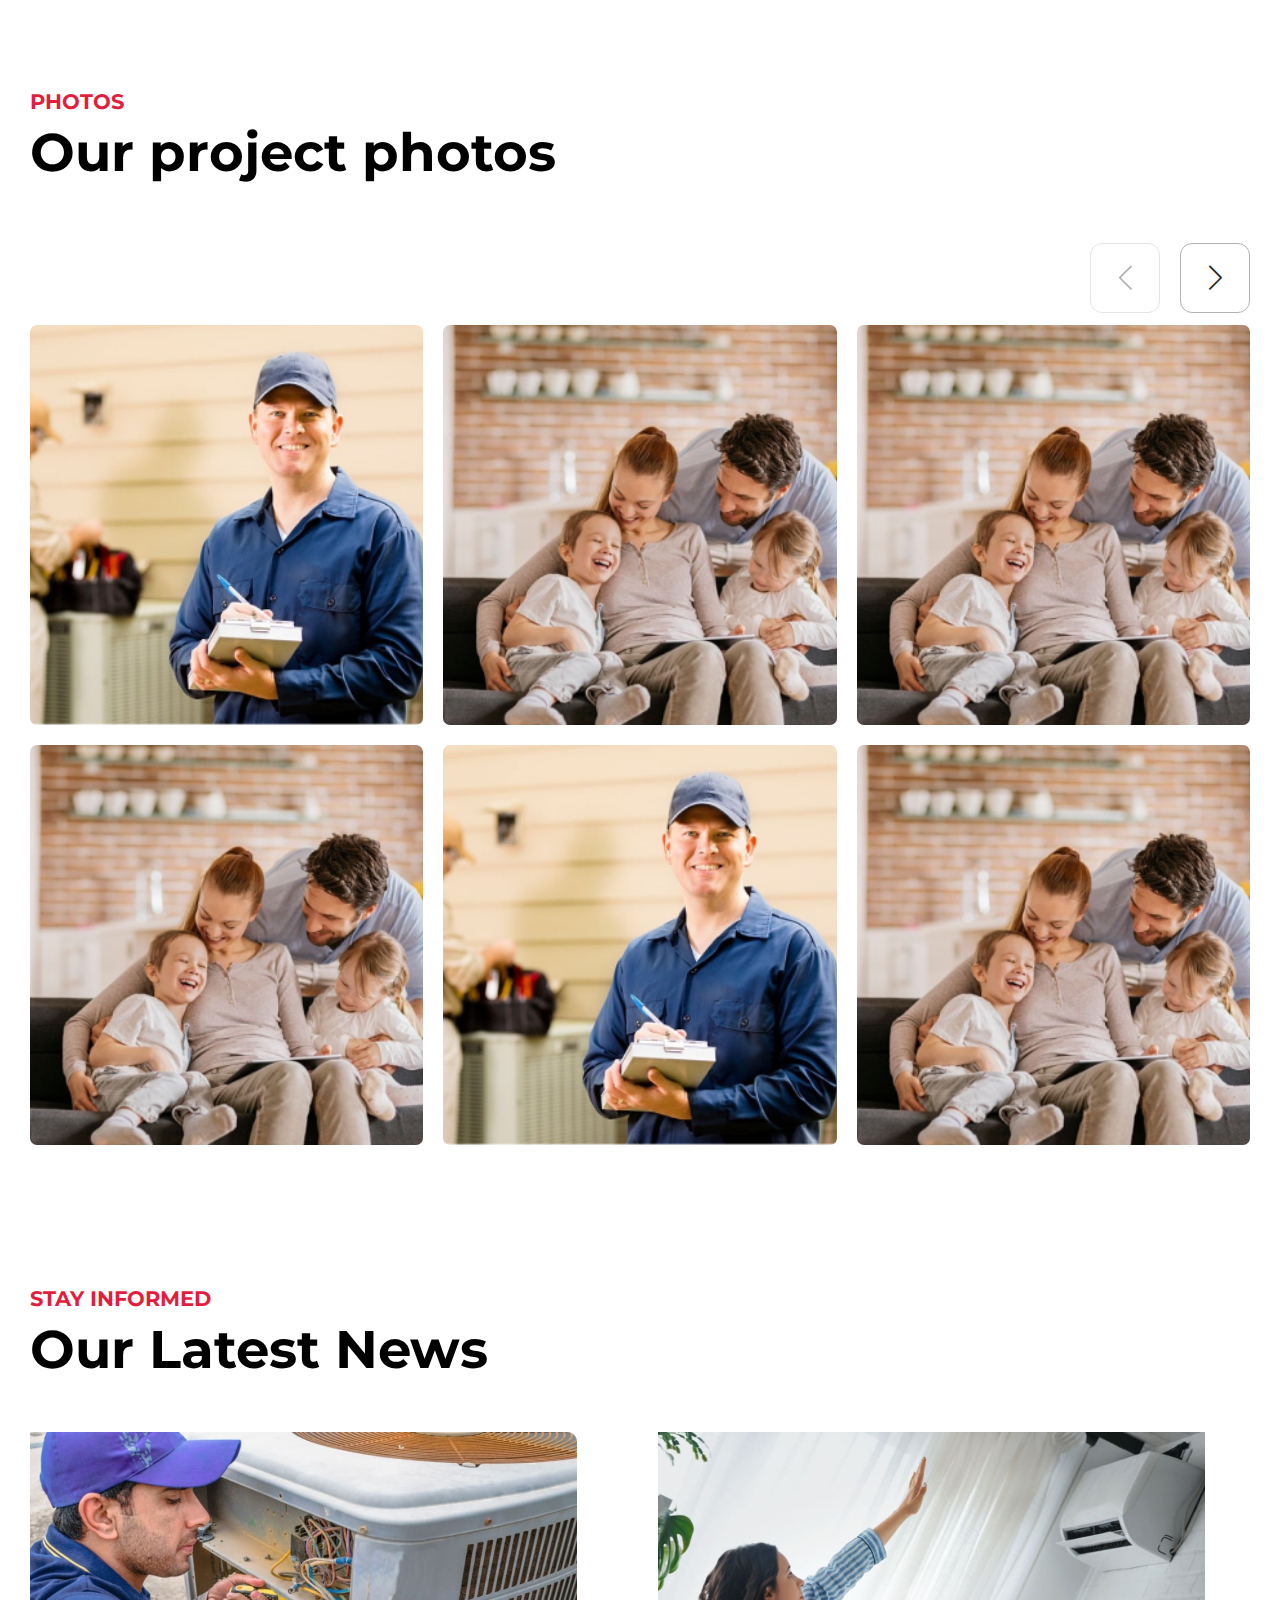
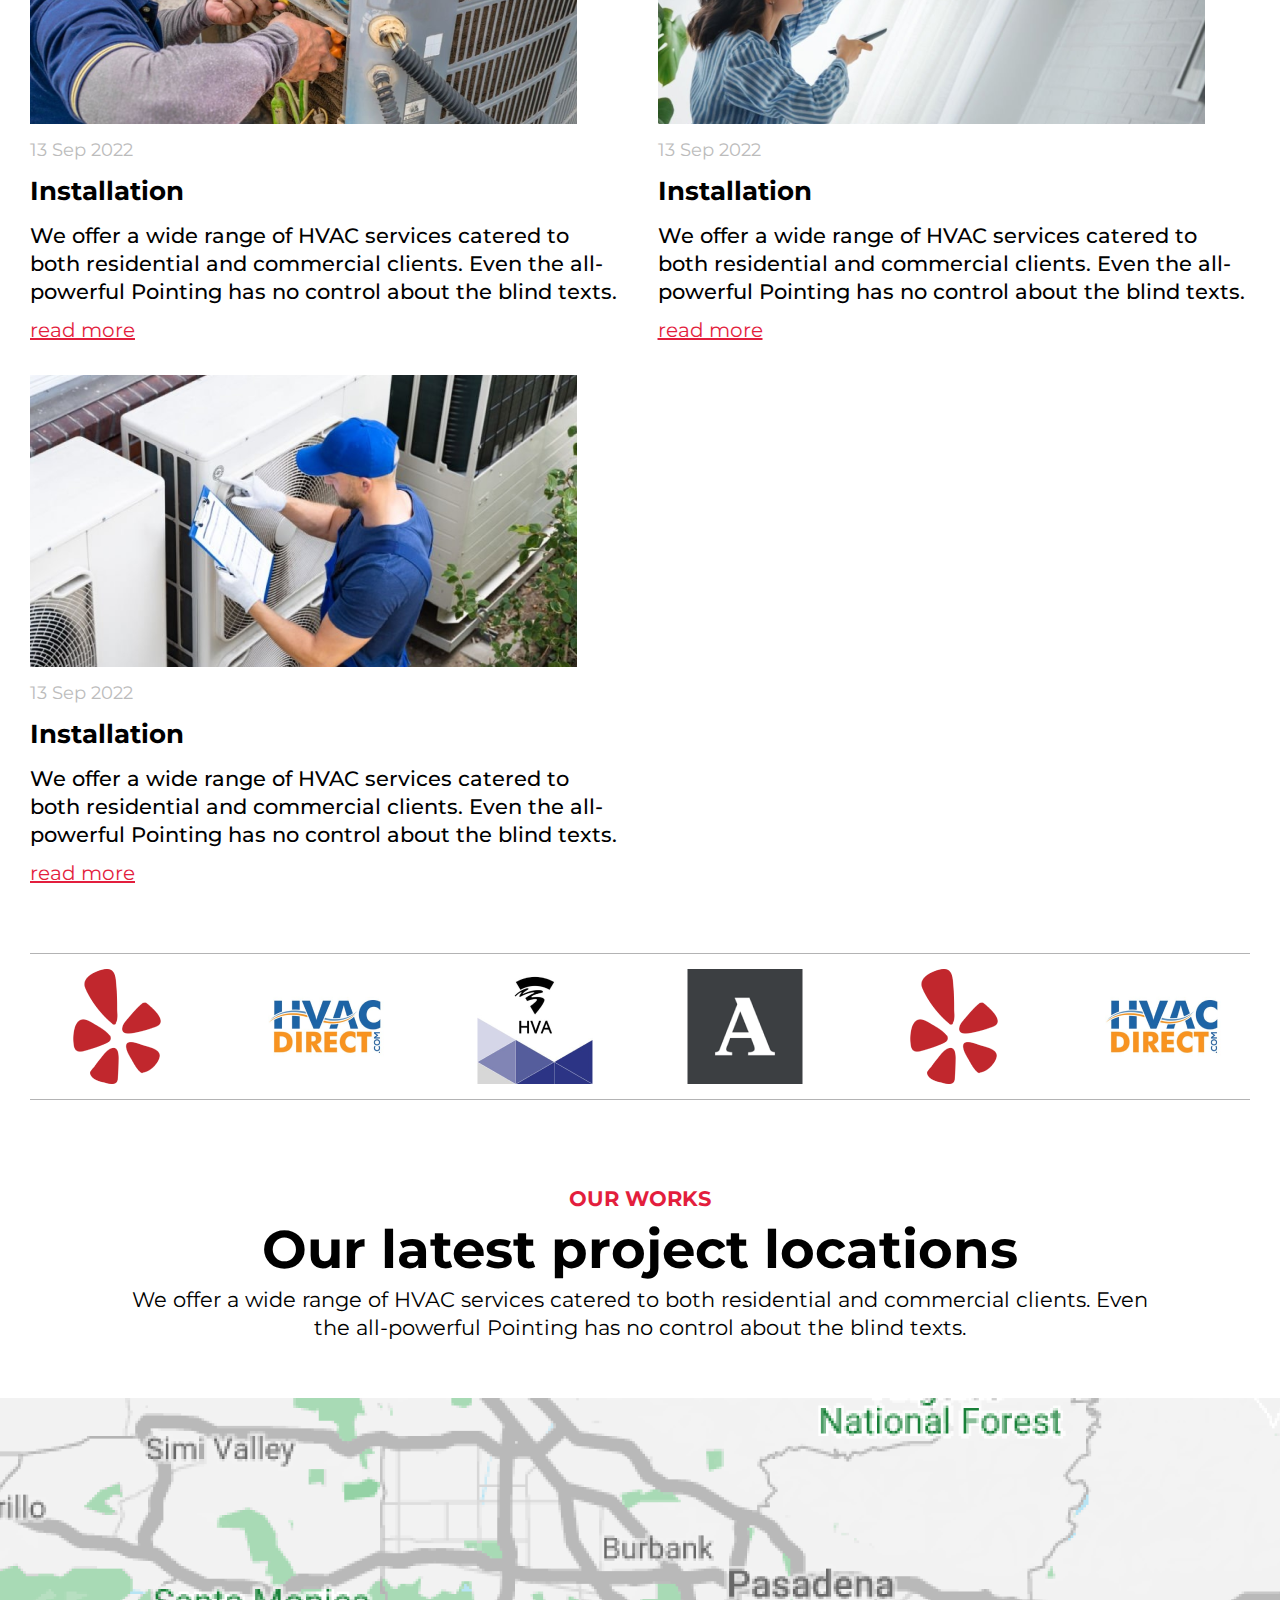
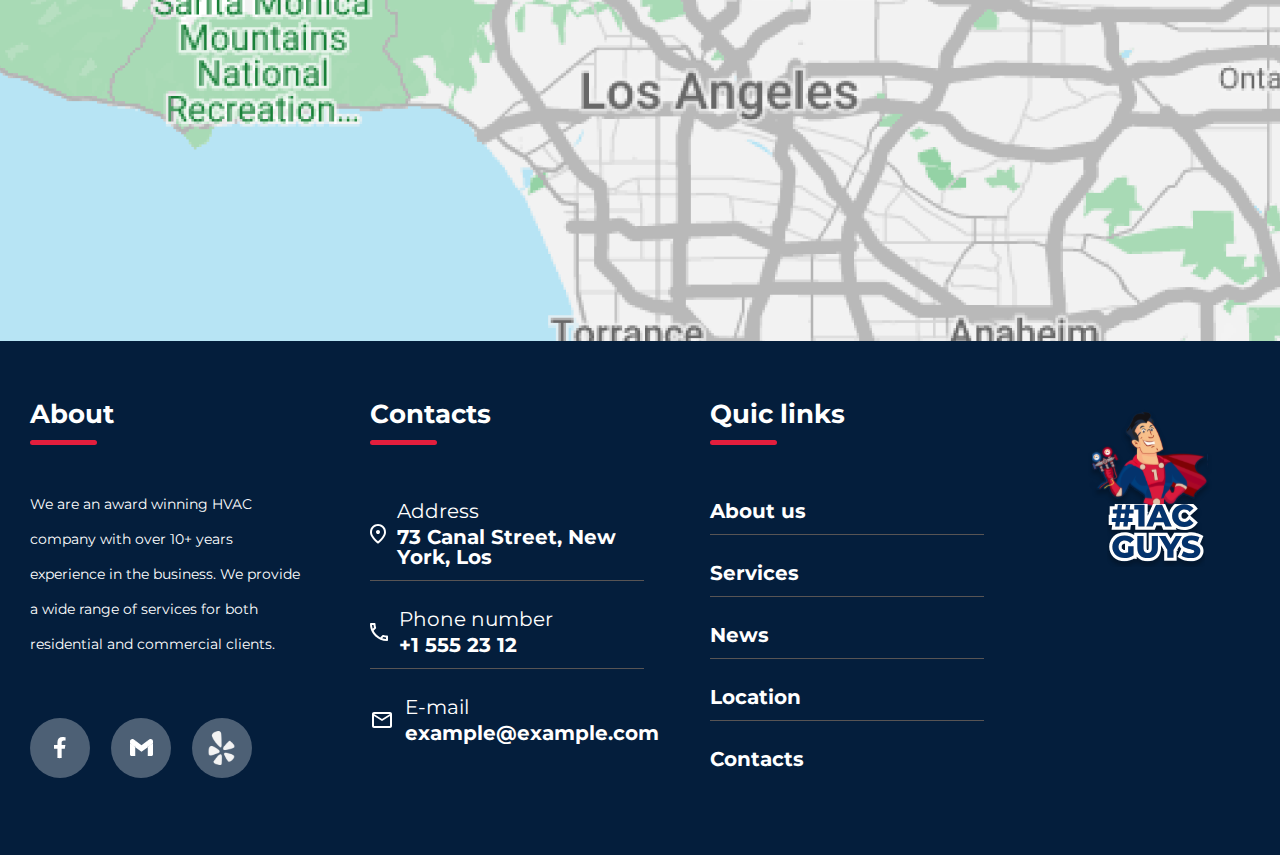
<file: best-off.html>
<!DOCTYPE html>
<html lang="en">
    <head>
        <meta charset="UTF-8">
        <meta name="viewport" content="width=device-width, initial-scale=1.0">
        <meta http-equiv="X-UA-Compatible" content="ie=edge">
        <title>Best off</title>
        <link rel="stylesheet" type="text/css" href="./css/style.css">
        <script defer src="./js/scripts.js"></script>
    </head>
    <body>
        <div class="wrapper">
            <header class="header">
                <div class="container">
                    <div class="header__sale mobile py-2.5 px-8 rounded-lg">
                        <p class="text-gradient flex items-center justify-center gap-2.5">
                            <span>20%</span>
                            Todays special Deal in your city
                        </p>
                    </div>
                    <div class="header__row">
                        <div class="header__logo">
                            <a href="index.html">
                                <img src="./img/svgicons/logo.svg" alt="logo">
                            </a>
                        </div>
                        <a href="#" class="btn mobile text-2xl">
                            <p>Book online now</p>
                            <img src="./img/svgicons/flag.svg" alt="24">
                        </a>
                        <div class="header__burger">
                            <span></span>
                        </div>
                        <div class="header__menu">
                            <div class="header__top">
                                <button class="header__address pc flex gap-3 items-center">
                                    <div class="btn">
                                        <img src="./img/svgicons/address.svg" alt="address">
                                    </div>
                                    <p class="text-neutral-800 font-medium text-base">73 Canal Street, California, LA</p>
                                    <div class="header__address-hover">
                                        We're showing you current address. But you can
                                        <span>change</span>
                                        your address.
                                    </div>
                                </button>
                                <div class="header__sale pc py-2.5 px-8 rounded-lg">
                                    <p class="text-gradient flex items-center justify-center gap-2.5">
                                        <span>20%</span>
                                        Todays special Deal in your city
                                    </p>
                                </div>
                                <a class="header__phone pc flex gap-3 items-center flex-row-reverse" href="tel: +1-818-888-10-10">
                                    <div class="btn">
                                        <img src="./img/svgicons/phone.svg" alt="phone">
                                    </div>
                                    <p class="text-neutral-800 font-medium text-base">+1-818-888-10-10</p>
                                </a>
                            </div>
                            <div class="header__bottom">
                                <nav class="header__links">
                                    <a href="#" class="text-neutral-800 font-bold text-lg uppercase">ABOUT US</a>
                                    <a href="#" class="text-neutral-800 font-bold text-lg uppercase">BEST OFFERS</a>
                                    <div class="header__link">
                                        <a href="#" class="text-neutral-800 font-bold text-lg uppercase">SERVICES</a>
                                        <div class="submenu">
                                            <div class="submenu__row">
                                                <a href="#">Heating repair</a>
                                                <a href="#">Heating repair</a>
                                                <a href="#">Heating repair</a>
                                                <a href="#">Heating repair</a>
                                                <a href="#">Heating repair</a>
                                                <a href="#">Heating repair</a>
                                                <a href="#">Heating repair</a>
                                                <a href="#">Heating repair</a>
                                                <a href="#">Heating repair</a>
                                                <a href="#">Heating repair</a>
                                                <a href="#">Heating repair</a>
                                            </div>
                                        </div>
                                    </div>
                                    <a href="#" class="text-neutral-800 font-bold text-lg uppercase">REVIEWS</a>
                                    <a href="#" class="text-neutral-800 font-bold text-lg uppercase">EQUIPMENT</a>
                                    <a href="#" class="text-neutral-800 font-bold text-lg uppercase">BLOG</a>
                                    <a href="#" class="text-neutral-800 font-bold text-lg uppercase">PROJECT PHOTOS</a>
                                </nav>
                                <a href="#" class="btn pc text-2xl flex items-center justify-center gap-4 flex-auto">
                                    <p>Book online now</p>
                                    <img src="./img/svgicons/flag.svg" alt="24">
                                </a>
                            </div>
                        </div>
                    </div>
                    <div class="flex items-center justify-between gap-4">
                        <button class="header__address mobile flex gap-3 items-center">
                            <div class="btn">
                                <img src="./img/svgicons/address.svg" alt="address">
                            </div>
                            <p class="text-neutral-800 font-medium text-base">73 Canal Street, California, LA</p>
                            <div class="header__address-hover">
                                We're showing you current address. But you can
                                <span>change</span>
                                your address.
                            </div>
                        </button>
                        <a class="header__phone mobile flex gap-3 items-center flex-row-reverse" href="tel: +1-818-888-10-10">
                            <div class="btn">
                                <img src="./img/svgicons/phone.svg" alt="phone">
                            </div>
                            <p class="text-neutral-800 font-medium text-base">+1-818-888-10-10</p>
                        </a>
                    </div>
                </div>
            </header>
            <main class="content">
                <article class="intro article">
                    <div class="container">
                        <div class="intro__row flex gap-4">
                            <div class="intro__info flex-auto">
                                <header class="block-header mb-16">
                                    <h2 class="text-gradient text-2xl font-bold mb-3 ">
                                        BEST OFFER
                                    </h2>
                                    <h1 class="font-bold text-6xl mb-3">BEST OFFERS of HVAC services</h1>
                                </header>
                                <ul>
                                    <li>30+ years experience in engineering</li>
                                    <li>Available 24/7 for Emergencies</li>
                                    <li>Quick service Same-Day inspection and estimate</li>
                                </ul>
                                <div class="intro__rating">
                                    <div class="rating__stars mb-2">★★★★★</div>
                                    <p class="text-xl font-extrabold mb-2">95% of clients recommend us</p>
                                    <div class="intro__company flex gap-3 items-center">
                                        <img src="./img/svgicons/google.svg" alt="google">
                                        <img src="./img/svgicons/faccebook.svg" alt="faccebook">
                                        <img src="./img/svgicons/yelp.svg" alt="yelp">
                                    </div>
                                </div>
                            </div>
                            <div class="intro__img overflow-hidden rounded-xl">
                                <img src="./img/index/intro.png" alt="intro">
                            </div>
                        </div>
                    </div>
                </article>
                <section class="special section bg-grey">
                    <div class="container">
                        <h2 class="text-gradient font-bold text-6xl text-center mb-2">Special Deals</h2>
                        <p class="font-medium text-3xl text-center mb-20">We offer a special deals for Repair service and Installation & Replacement services</p>
                        <div class="special__row grid grid-cols-2 gap-20">
                            <div class="special__item">
                                <header class="special__header gradient relative flex items-center justify-center h-40 rounded-t-xl">
                                    <img class="absolute left-20" src="./img/svgicons/repair.svg" alt="repair">
                                    <h3 class="font-bold text-4xl text-center">
                                        Installation &
                                        <br>
                                        Replacement service
                                    </h3>
                                </header>
                                <main class="special__main bg-white pt-10 pb-12 px-5 flex items-center flex-col">
                                    <p class="font-bold text-4xl text-center mb-12">
                                        Up to
                                        <span class="text-gradient">10 years</span>
                                        air conditioner warranty
                                        Lifetime work guarantee
                                    </p>
                                    <a href="#" class="mb-12">read more</a>
                                    <a href="#" class="btn text-white">Book now</a>
                                </main>
                            </div>
                            <div class="special__item">
                                <header class="special__header black relative flex items-center justify-center h-40 rounded-t-xl">
                                    <img class="absolute left-20" src="./img/svgicons/repair-1.svg" alt="repair-1">
                                    <h3 class="font-bold text-4xl text-center">Repair service</h3>
                                </header>
                                <main class="special__main bg-white pt-10 pb-12 px-5 flex items-center flex-col">
                                    <p class="font-bold text-4xl text-center mb-12">
                                        We give a
                                        <span class="text-gradient">1 year</span>
                                        guarantee for the trouble-free operation of your old air conditioner
                                    </p>
                                    <a href="#" class="mb-12">read more</a>
                                    <a href="#" class="btn">Book now</a>
                                </main>
                            </div>
                            <div class="special__item">
                                <header class="special__header gradient relative flex items-center justify-center h-40 rounded-t-xl">
                                    <img class="absolute left-20" src="./img/svgicons/repair.svg" alt="repair">
                                    <h3 class="font-bold text-4xl text-center">
                                        Installation &
                                        <br>
                                        Replacement service
                                    </h3>
                                </header>
                                <main class="special__main bg-white pt-10 pb-12 px-5 flex items-center flex-col">
                                    <p class="font-bold text-4xl text-center mb-12">
                                        Up to
                                        <span class="text-gradient">10 years</span>
                                        air conditioner warranty
                                        Lifetime work guarantee
                                    </p>
                                    <a href="#" class="mb-12">read more</a>
                                    <a href="#" class="btn text-white">Book now</a>
                                </main>
                            </div>
                            <div class="special__item">
                                <header class="special__header black relative flex items-center justify-center h-40 rounded-t-xl">
                                    <img class="absolute left-20" src="./img/svgicons/repair-1.svg" alt="repair-1">
                                    <h3 class="font-bold text-4xl text-center">Repair service</h3>
                                </header>
                                <main class="special__main bg-white pt-10 pb-12 px-5 flex items-center flex-col">
                                    <p class="font-bold text-4xl text-center mb-12">
                                        We give a
                                        <span class="text-gradient">1 year</span>
                                        guarantee for the trouble-free operation of your old air conditioner
                                    </p>
                                    <a href="#" class="mb-12">read more</a>
                                    <a href="#" class="btn">Book now</a>
                                </main>
                            </div>
                            <div class="special__item__bordered">
                                <main class="special__main bg-white pt-10 pb-12 px-5 flex flex-col">
                                    <img src="./img/svgicons/clarity-small.svg" alt="clarity-small" class="block mb-12">
                                    <p class="font-bold text-6xl mb-12">
                                        We give a
                                        <span class="text-gradient">1 year</span>
                                        guarantee for the trouble-free operation of your old air conditioner
                                    </p>
                                    <a href="#" class="btn">Book now</a>
                                </main>
                            </div>
                            <div class="special__item__bordered">
                                <main class="special__main bg-white pt-10 pb-12 px-5 flex  flex-col">
                                    <img src="./img/svgicons/clients.svg" alt="clients" class="block mb-12">
                                    <p class="font-bold text-6xl mb-12">
                                        We give a
                                        <span class="text-gradient">1 year</span>
                                        guarantee for the trouble-free operation of your old air conditioner
                                    </p>
                                    <a href="#" class="btn">Book now</a>
                                </main>
                            </div>
                        </div>
                    </div>
                </section>
                <article class="yers">
                    <div class="container">
                        <div class="yers__row flex items-center justify-between gap-10">
                            <img src="./img/yers.png" alt="yers">
                            <h2 class="font-bold text-8xl">
                                10 YERS WARANTY
                            </h2>
                            <a href="#" class="btn text-3xl">Online Book Now</a>
                        </div>
                    </div>
                </article>
                <article class="article">
                    <div class="container">
                        <header class="block-header mb-16 m-0 m-auto text-center">
                            <h3 class="text-gradient text-2xl font-bold mb-3 ">OUR SERVICES</h3>
                            <h2 class="font-bold text-6xl mb-3">HVAC Services in Southern California</h2>
                            <p class="text-2xl">We offer a wide range of HVAC services catered to both residential and commercial clients. Even the all-powerful Pointing has no control about the blind texts.</p>
                        </header>
                        <main class="swiper swiper-grid swiper-grid-three mb-40">
                            <div class="swiper-wrapper">
                                <div class="swiper-slide">
                                    <img src="./img/engineers/1.png" alt="1">
                                </div>
                                <div class="swiper-slide">
                                    <img src="./img/engineers/2.png" alt="2">
                                </div>
                                <div class="swiper-slide">
                                    <img src="./img/engineers/2.png" alt="3">
                                </div>
                                <div class="swiper-slide">
                                    <img src="./img/engineers/1.png" alt="1">
                                </div>
                                <div class="swiper-slide">
                                    <img src="./img/engineers/2.png" alt="2">
                                </div>
                                <div class="swiper-slide">
                                    <img src="./img/engineers/2.png" alt="3">
                                </div>
                                <div class="swiper-slide">
                                    <img src="./img/engineers/1.png" alt="1">
                                </div>
                                <div class="swiper-slide">
                                    <img src="./img/engineers/2.png" alt="2">
                                </div>
                                <div class="swiper-slide">
                                    <img src="./img/engineers/2.png" alt="3">
                                </div>
                                <div class="swiper-slide">
                                    <img src="./img/engineers/1.png" alt="1">
                                </div>
                                <div class="swiper-slide">
                                    <img src="./img/engineers/2.png" alt="2">
                                </div>
                                <div class="swiper-slide">
                                    <img src="./img/engineers/2.png" alt="3">
                                </div>
                                <div class="swiper-slide">
                                    <img src="./img/engineers/1.png" alt="1">
                                </div>
                                <div class="swiper-slide">
                                    <img src="./img/engineers/2.png" alt="2">
                                </div>
                                <div class="swiper-slide">
                                    <img src="./img/engineers/2.png" alt="3">
                                </div>
                                <div class="swiper-slide">
                                    <img src="./img/engineers/1.png" alt="1">
                                </div>
                                <div class="swiper-slide">
                                    <img src="./img/engineers/2.png" alt="2">
                                </div>
                                <div class="swiper-slide">
                                    <img src="./img/engineers/2.png" alt="3">
                                </div>
                            </div>
                            <div class="swiper-button-prev swiper-grid-three-prev"></div>
                            <div class="swiper-button-next swiper-grid-three-next"></div>
                        </main>
                        <footer class="awards flex items-center justify-around gap-6">
                            <div class="awards__award flex items-center gap-10">
                                <img src="./img/svgicons/clarity-small.svg" alt="clarity-small">
                                <div class="awards__text">
                                    <p class="text-7xl font-bold">+1000</p>
                                    <p class="text-2xl font-bold text-center">Completed project</p>
                                </div>
                            </div>
                            <div class="awards__award flex items-center gap-4">
                                <img src="./img/svgicons/clients.svg" alt="clients">
                                <div class="awards__text">
                                    <p class="text-7xl font-bold">+5000</p>
                                    <p class="text-2xl font-bold text-center">Happy clients</p>
                                </div>
                            </div>
                        </footer>
                    </div>
                </article>
                <article class="photos article">
                    <div class="container">
                        <header class="block-header mb-16">
                            <h3 class="text-gradient text-2xl font-bold mb-3 ">PHOTOS</h3>
                            <h2 class="font-bold text-6xl mb-3">Our project photos</h2>
                        </header>
                        <main class="swiper swiper-grid swiper-grid-two">
                            <div class="swiper-wrapper">
                                <div class="swiper-slide">
                                    <img src="./img/engineers/1.png" alt="1">
                                </div>
                                <div class="swiper-slide">
                                    <img src="./img/engineers/2.png" alt="2">
                                </div>
                                <div class="swiper-slide">
                                    <img src="./img/engineers/2.png" alt="3">
                                </div>
                                <div class="swiper-slide">
                                    <img src="./img/engineers/1.png" alt="1">
                                </div>
                                <div class="swiper-slide">
                                    <img src="./img/engineers/2.png" alt="2">
                                </div>
                                <div class="swiper-slide">
                                    <img src="./img/engineers/2.png" alt="3">
                                </div>
                                <div class="swiper-slide">
                                    <img src="./img/engineers/1.png" alt="1">
                                </div>
                                <div class="swiper-slide">
                                    <img src="./img/engineers/2.png" alt="2">
                                </div>
                                <div class="swiper-slide">
                                    <img src="./img/engineers/2.png" alt="3">
                                </div>
                                <div class="swiper-slide">
                                    <img src="./img/engineers/1.png" alt="1">
                                </div>
                                <div class="swiper-slide">
                                    <img src="./img/engineers/2.png" alt="2">
                                </div>
                                <div class="swiper-slide">
                                    <img src="./img/engineers/2.png" alt="3">
                                </div>
                                <div class="swiper-slide">
                                    <img src="./img/engineers/1.png" alt="1">
                                </div>
                                <div class="swiper-slide">
                                    <img src="./img/engineers/2.png" alt="2">
                                </div>
                                <div class="swiper-slide">
                                    <img src="./img/engineers/2.png" alt="3">
                                </div>
                                <div class="swiper-slide">
                                    <img src="./img/engineers/1.png" alt="1">
                                </div>
                                <div class="swiper-slide">
                                    <img src="./img/engineers/2.png" alt="2">
                                </div>
                                <div class="swiper-slide">
                                    <img src="./img/engineers/2.png" alt="3">
                                </div>
                            </div>
                            <div class="swiper-button-prev swiper-grid-two-prev"></div>
                            <div class="swiper-button-next swiper-grid-two-next"></div>
                        </main>
                    </div>
                </article>
                <article class="news article">
                    <div class="container">
                        <header class="block-header mb-16">
                            <h3 class="text-gradient text-2xl font-bold mb-3 ">STAY INFORMED</h3>
                            <h2 class="font-bold text-6xl mb-3">Our Latest News</h2>
                        </header>
                        <div class="news__row grid gap-10">
                            <article class="news__article">
                                <img class="block mb-4" src="./img/items/1.png" alt="1">
                                <time datetime="2022-09-13" class=" block text-grey text-xl mb-4">13 Sep 2022</time>
                                <h3 class="text-3xl font-bold mb-4">Installation</h3>
                                <p class="text mb-4">We offer a wide range of HVAC services catered to both residential and commercial clients. Even the all-powerful Pointing has no control about the blind texts.</p>
                                <a href="#">read more</a>
                            </article>
                            <article class="news__article">
                                <img class="block mb-4" src="./img/items/2.png" alt="2">
                                <time datetime="2022-09-13" class="block text-grey text-xl mb-4">13 Sep 2022</time>
                                <h3 class="text-3xl font-bold mb-4">Installation</h3>
                                <p class="text mb-4">We offer a wide range of HVAC services catered to both residential and commercial clients. Even the all-powerful Pointing has no control about the blind texts.</p>
                                <a href="#">read more</a>
                            </article>
                            <article class="news__article">
                                <img class="block mb-4" src="./img/items/3.png" alt="3">
                                <time datetime="2022-09-13" class="block text-grey text-xl mb-4">13 Sep 2022</time>
                                <h3 class="text-3xl font-bold mb-4">Installation</h3>
                                <p class="text mb-4">We offer a wide range of HVAC services catered to both residential and commercial clients. Even the all-powerful Pointing has no control about the blind texts.</p>
                                <a href="#">read more</a>
                            </article>
                        </div>
                    </div>
                </article>
                <article class="company">
                    <div class="container">
                        <div class="company__row grid gap-10">
                            <div class="company__company">
                                <img src="./img/items/4.png" alt="4">
                            </div>
                            <div class="company__company">
                                <img src="./img/items/5.png" alt="5">
                            </div>
                            <div class="company__company">
                                <img src="./img/items/6.png" alt="6">
                            </div>
                            <div class="company__company">
                                <img src="./img/items/7.png" alt="7">
                            </div>
                            <div class="company__company">
                                <img src="./img/items/4.png" alt="4">
                            </div>
                            <div class="company__company">
                                <img src="./img/items/5.png" alt="5">
                            </div>
                        </div>
                    </div>
                </article>
                <article class="map">
                    <div class="container">
                        <header class="block-header mb-16 m-0 m-auto text-center">
                            <h3 class="text-gradient text-2xl font-bold mb-3 ">OUR WORKS</h3>
                            <h2 class="font-bold text-6xl mb-3">Our latest project locations</h2>
                            <p class="text-2xl">We offer a wide range of HVAC services catered to both residential and commercial clients. Even the all-powerful Pointing has no control about the blind texts.</p>
                        </header>
                    </div>
                    <img src="./img/map.png" alt="map">
                </article>
            </main>
            <footer class="footer">
                <div class="container">
                    <div class="footer__row">
                        <div class="footer__item">
                            <h3 class="footer__title">
                                About
                            </h3>
                            <p class="text-base leading-10 mb-16">
                                We are an award winning HVAC company with over 10+ years experience in the business. We provide a wide range of services for both residential and commercial clients.
                            </p>
                            <div class="footer__social flex gap-6">
                                <a href="#" class="footer__link">
                                    <img src="./img/svgicons/faccebook-small.svg" alt="faccebook">
                                </a>
                                <a href="#" class="footer__link">
                                    <img src="./img/svgicons/gmail.svg" alt="gmail">
                                </a>
                                <a href="#" class="footer__link">
                                    <img src="./img/svgicons/yelp-small.svg" alt="yelp">
                                </a>
                            </div>
                        </div>
                        <div class="footer__item">
                            <div class="footer__title">
                                Contacts
                            </div>
                            <nav class="footer__nav">
                                <a href="#">
                                    <img src="./img/svgicons/address.svg" alt="address">
                                    <div>
                                        <p>Address</p>
                                        <b>73 Canal Street, New York, Los</b>
                                    </div>
                                </a>
                                <a href="tel:+1 555 23 12">
                                    <img src="./img/svgicons/phone.svg" alt="phone">
                                    <div>
                                        <p>Phone number</p>
                                        <b>+1 555 23 12</b>
                                    </div>
                                </a>
                                <a href="mailto:example@example.com">
                                    <img src="./img/svgicons/mail.svg" alt="mail">
                                    <div>
                                        <p>E-mail</p>
                                        <b>example@example.com</b>
                                    </div>
                                </a>
                            </nav>
                        </div>
                        <div class="footer__item">
                            <div class="footer__title">
                                Quic links
                            </div>
                            <nav class="footer__nav">
                                <a href="#" class="font-bold">About us</a>
                                <a href="#" class="font-bold">Services</a>
                                <a href="#" class="font-bold">News</a>
                                <a href="#" class="font-bold">Location</a>
                                <a href="#" class="font-bold">Contacts</a>
                            </nav>
                        </div>
                        <div class="footer__logo">
                            <img src="./img/svgicons/logo-footer.svg" alt="logo">
                        </div>
                    </div>
                </div>
            </footer>
        </div>
    </body>
</html>
</file>
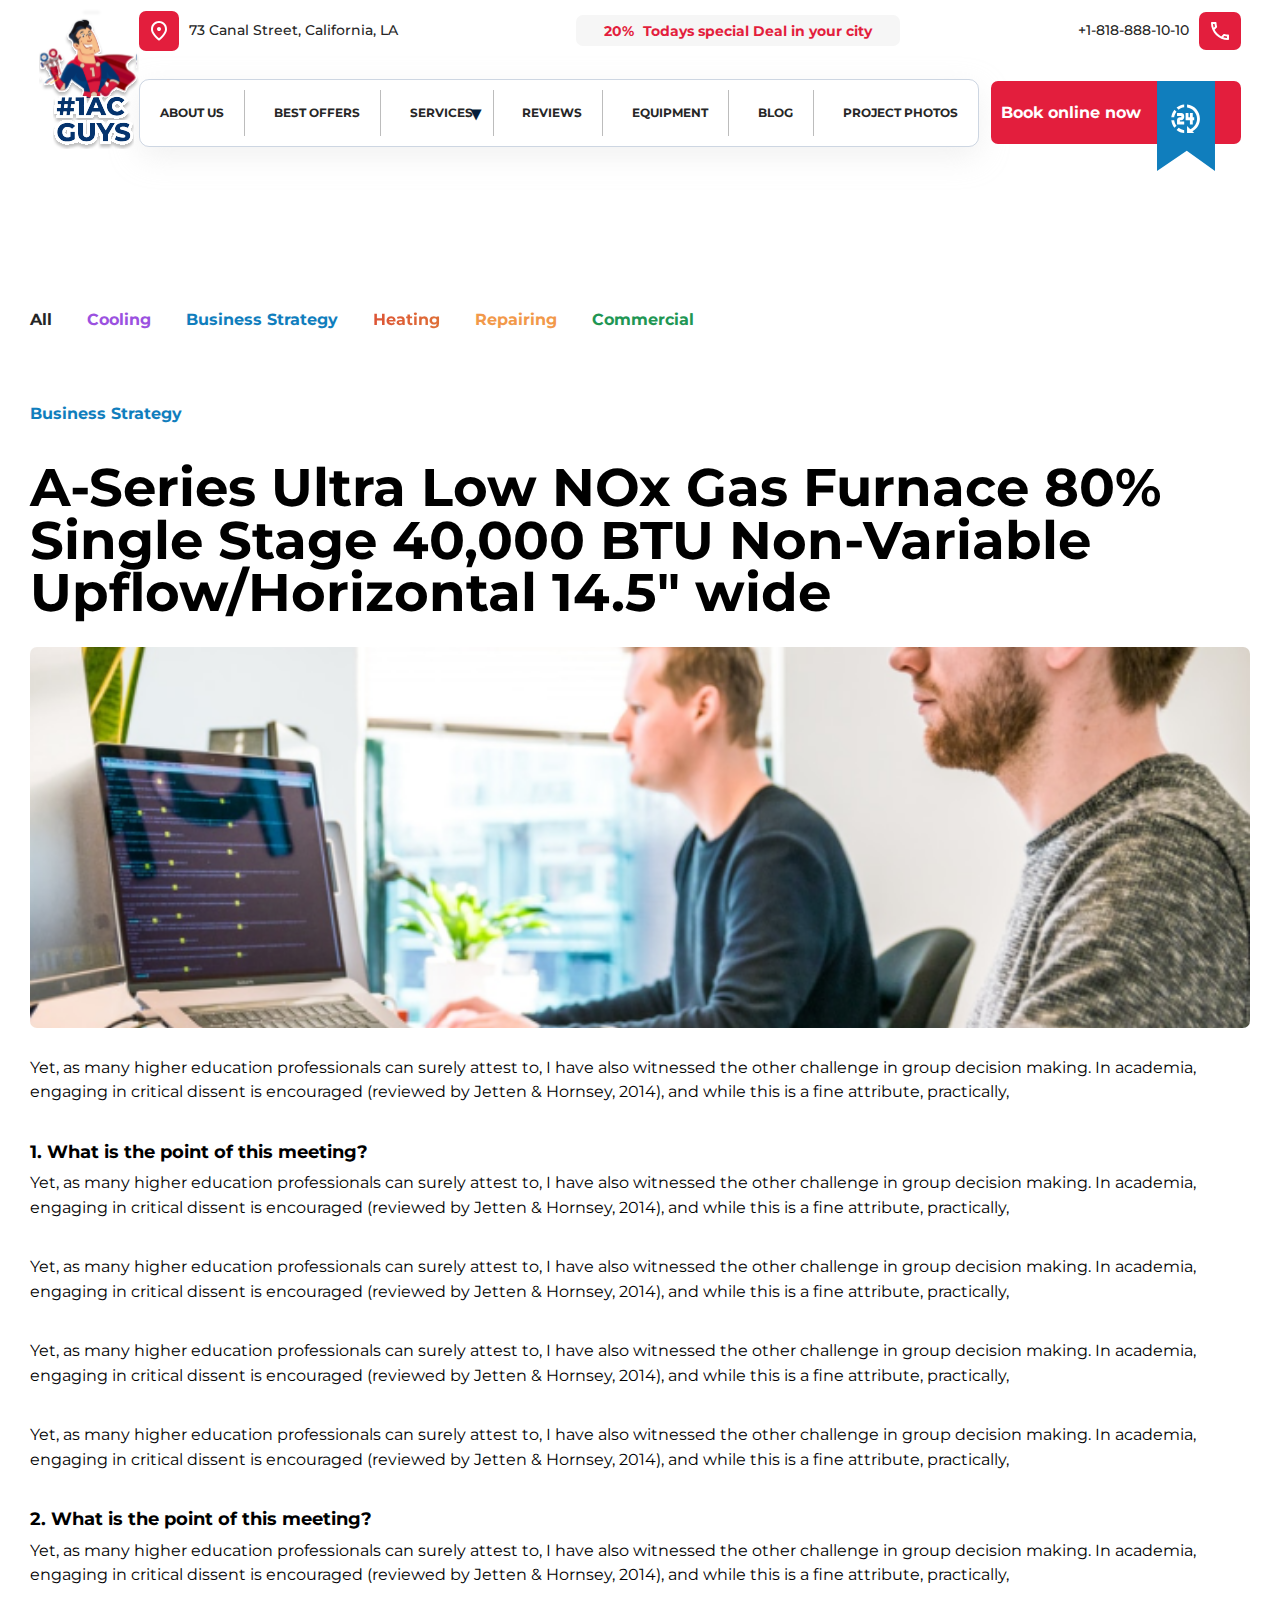
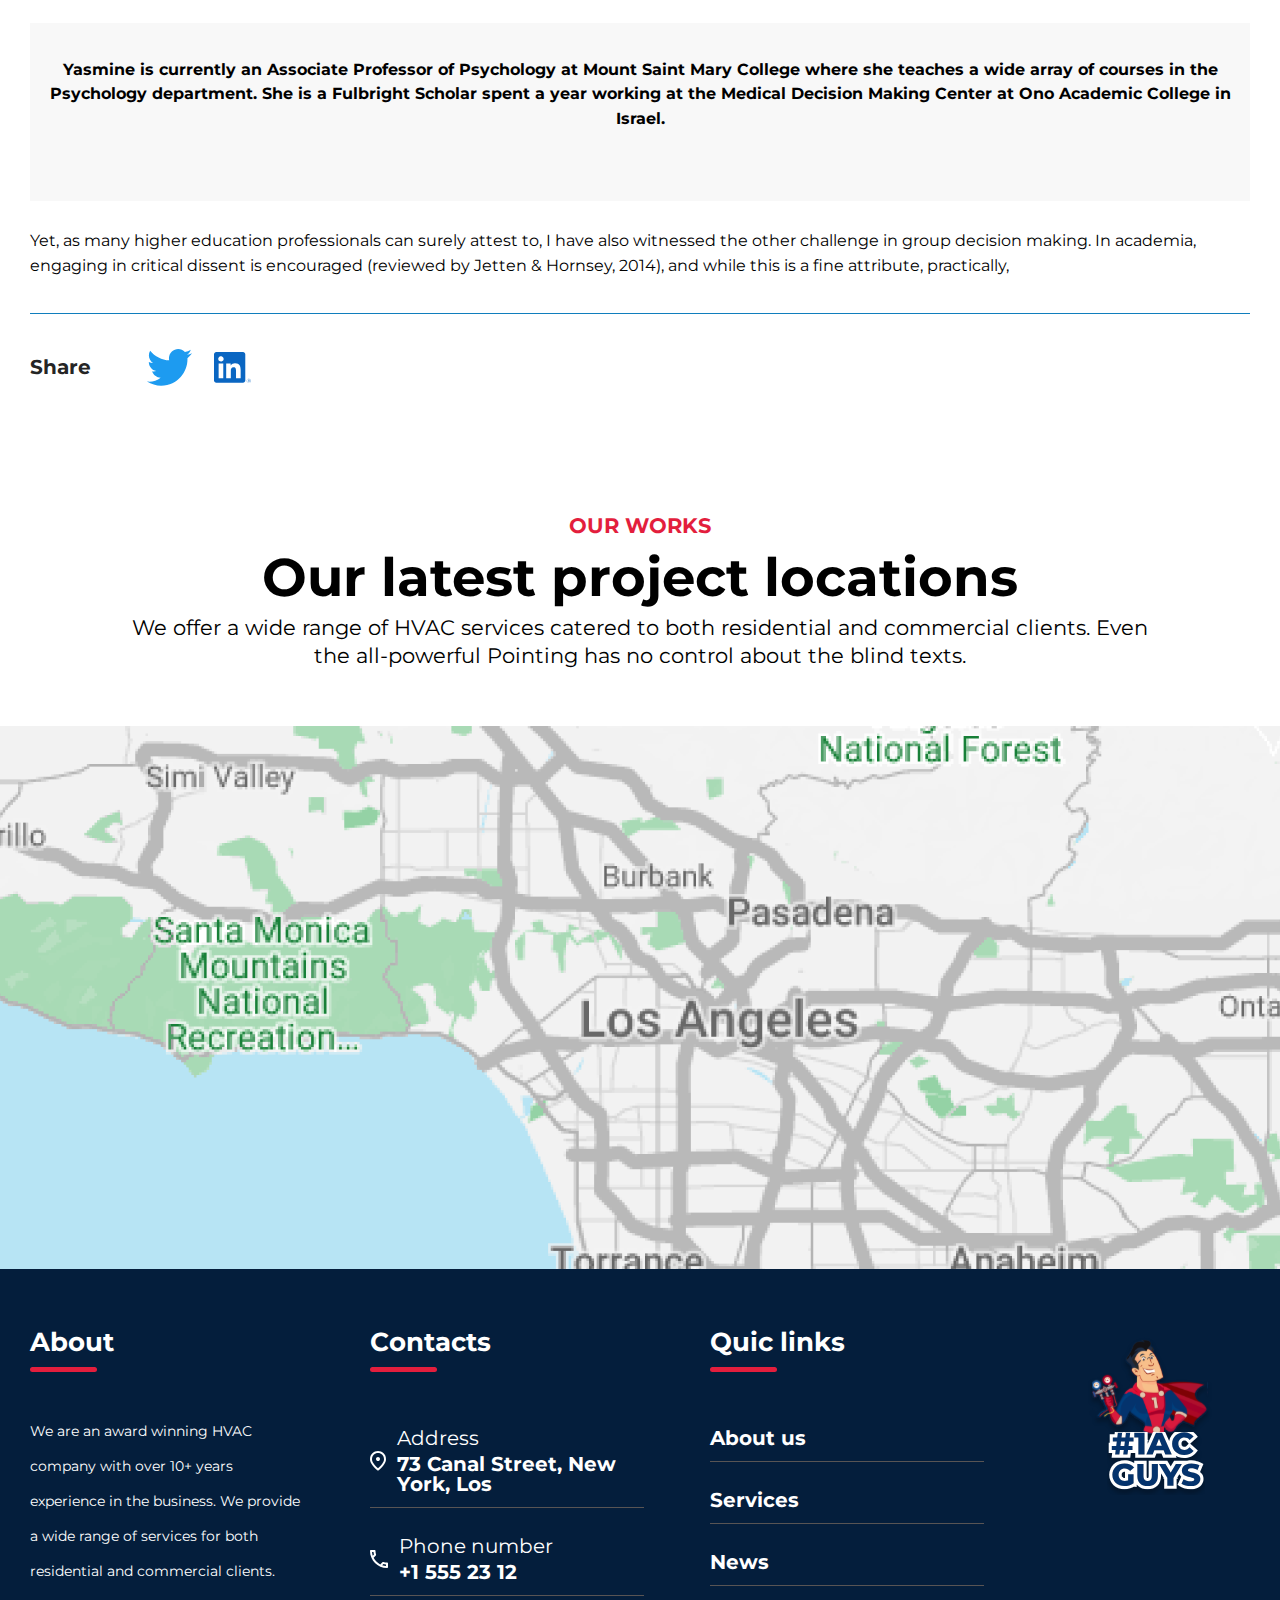
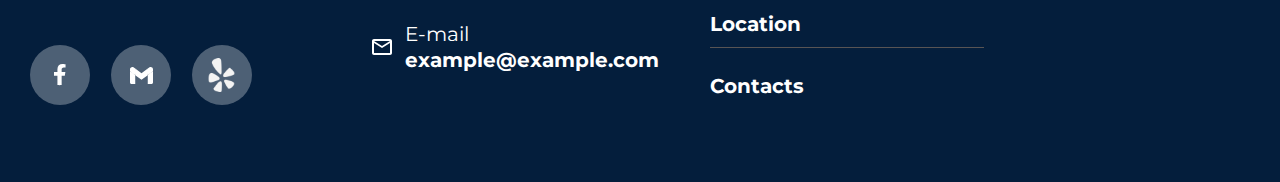
<file: blog-item.html>
<!DOCTYPE html>
<html lang="en">
    <head>
        <meta charset="UTF-8">
        <meta name="viewport" content="width=device-width, initial-scale=1.0">
        <meta http-equiv="X-UA-Compatible" content="ie=edge">
        <title>Blog-item</title>
        <link rel="stylesheet" type="text/css" href="./css/style.css">
        <script defer src="./js/scripts.js"></script>
    </head>
    <body>
        <div class="wrapper">
            <header class="header">
                <div class="container">
                    <div class="header__sale mobile py-2.5 px-8 rounded-lg">
                        <p class="text-gradient flex items-center justify-center gap-2.5">
                            <span>20%</span>
                            Todays special Deal in your city
                        </p>
                    </div>
                    <div class="header__row">
                        <div class="header__logo">
                            <a href="index.html">
                                <img src="./img/svgicons/logo.svg" alt="logo">
                            </a>
                        </div>
                        <a href="#" class="btn mobile text-2xl">
                            <p>Book online now</p>
                            <img src="./img/svgicons/flag.svg" alt="24">
                        </a>
                        <div class="header__burger">
                            <span></span>
                        </div>
                        <div class="header__menu">
                            <div class="header__top">
                                <button class="header__address pc flex gap-3 items-center">
                                    <div class="btn">
                                        <img src="./img/svgicons/address.svg" alt="address">
                                    </div>
                                    <p class="text-neutral-800 font-medium text-base">73 Canal Street, California, LA</p>
                                    <div class="header__address-hover">
                                        We're showing you current address. But you can
                                        <span>change</span>
                                        your address.
                                    </div>
                                </button>
                                <div class="header__sale pc py-2.5 px-8 rounded-lg">
                                    <p class="text-gradient flex items-center justify-center gap-2.5">
                                        <span>20%</span>
                                        Todays special Deal in your city
                                    </p>
                                </div>
                                <a class="header__phone pc flex gap-3 items-center flex-row-reverse" href="tel: +1-818-888-10-10">
                                    <div class="btn">
                                        <img src="./img/svgicons/phone.svg" alt="phone">
                                    </div>
                                    <p class="text-neutral-800 font-medium text-base">+1-818-888-10-10</p>
                                </a>
                            </div>
                            <div class="header__bottom">
                                <nav class="header__links">
                                    <a href="#" class="text-neutral-800 font-bold text-lg uppercase">ABOUT US</a>
                                    <a href="#" class="text-neutral-800 font-bold text-lg uppercase">BEST OFFERS</a>
                                    <div class="header__link">
                                        <a href="#" class="text-neutral-800 font-bold text-lg uppercase">SERVICES</a>
                                        <div class="submenu">
                                            <div class="submenu__row">
                                                <a href="#">Heating repair</a>
                                                <a href="#">Heating repair</a>
                                                <a href="#">Heating repair</a>
                                                <a href="#">Heating repair</a>
                                                <a href="#">Heating repair</a>
                                                <a href="#">Heating repair</a>
                                                <a href="#">Heating repair</a>
                                                <a href="#">Heating repair</a>
                                                <a href="#">Heating repair</a>
                                                <a href="#">Heating repair</a>
                                                <a href="#">Heating repair</a>
                                            </div>
                                        </div>
                                    </div>
                                    <a href="#" class="text-neutral-800 font-bold text-lg uppercase">REVIEWS</a>
                                    <a href="#" class="text-neutral-800 font-bold text-lg uppercase">EQUIPMENT</a>
                                    <a href="#" class="text-neutral-800 font-bold text-lg uppercase">BLOG</a>
                                    <a href="#" class="text-neutral-800 font-bold text-lg uppercase">PROJECT PHOTOS</a>
                                </nav>
                                <a href="#" class="btn pc text-2xl flex items-center justify-center gap-4 flex-auto">
                                    <p>Book online now</p>
                                    <img src="./img/svgicons/flag.svg" alt="24">
                                </a>
                            </div>
                        </div>
                    </div>
                    <div class="flex items-center justify-between gap-4">
                        <button class="header__address mobile flex gap-3 items-center">
                            <div class="btn">
                                <img src="./img/svgicons/address.svg" alt="address">
                            </div>
                            <p class="text-neutral-800 font-medium text-base">73 Canal Street, California, LA</p>
                            <div class="header__address-hover">
                                We're showing you current address. But you can
                                <span>change</span>
                                your address.
                            </div>
                        </button>
                        <a class="header__phone mobile flex gap-3 items-center flex-row-reverse" href="tel: +1-818-888-10-10">
                            <div class="btn">
                                <img src="./img/svgicons/phone.svg" alt="phone">
                            </div>
                            <p class="text-neutral-800 font-medium text-base">+1-818-888-10-10</p>
                        </a>
                    </div>
                </div>
            </header>
            <main class="content">
                <nav class="blog-nav section">
                    <div class="container">
                        <div class="blog-nav__row flex flex-wrap gap-10 items-center">
                            <a href="#" class="all">All</a>
                            <a href="#" class="cooling">Cooling</a>
                            <a href="#" class="business">Business Strategy</a>
                            <a href="#" class="heating ">Heating</a>
                            <a href="#" class="repairing">Repairing</a>
                            <a href="#" class="commercial">Commercial</a>
                        </div>
                    </div>
                </nav>
                <article class="blog-item mb-16">
                    <div class="container">
                        <article class="blog-item__row">
                            <p class="business mb-3">Business Strategy</p>
                            <h1 class="text-6xl font-bold mb-8">A-Series Ultra Low NOx Gas Furnace 80% Single Stage 40,000 BTU Non-Variable Upflow/Horizontal 14.5" wide</h1>
                            <div class="blog-item__img rounded-lg overflow-hidden relative mb-8">
                                <img src="./img/articles/1.png" alt="1">
                            </div>
                            <p>Yet, as many higher education professionals can surely attest to, I have also witnessed the other challenge in group decision making.  In academia, engaging in critical dissent is encouraged (reviewed by Jetten & Hornsey, 2014), and while this is a fine attribute, practically,</p>
                            <h2>What is the point of this meeting?</h2>
                            <p>Yet, as many higher education professionals can surely attest to, I have also witnessed the other challenge in group decision making.  In academia, engaging in critical dissent is encouraged (reviewed by Jetten & Hornsey, 2014), and while this is a fine attribute, practically,</p>
                            <p>Yet, as many higher education professionals can surely attest to, I have also witnessed the other challenge in group decision making.  In academia, engaging in critical dissent is encouraged (reviewed by Jetten & Hornsey, 2014), and while this is a fine attribute, practically,</p>
                            <p>Yet, as many higher education professionals can surely attest to, I have also witnessed the other challenge in group decision making.  In academia, engaging in critical dissent is encouraged (reviewed by Jetten & Hornsey, 2014), and while this is a fine attribute, practically,</p>
                            <p>Yet, as many higher education professionals can surely attest to, I have also witnessed the other challenge in group decision making.  In academia, engaging in critical dissent is encouraged (reviewed by Jetten & Hornsey, 2014), and while this is a fine attribute, practically,</p>
                            <h2>What is the point of this meeting?</h2>
                            <p>Yet, as many higher education professionals can surely attest to, I have also witnessed the other challenge in group decision making.  In academia, engaging in critical dissent is encouraged (reviewed by Jetten & Hornsey, 2014), and while this is a fine attribute, practically,</p>
                            <blockquote class="bg-grey px-5 py-10 font-bold text-lg text-center mb-8">
                                <p>Yasmine is currently an Associate Professor of Psychology at Mount Saint Mary College where she teaches a wide array of courses in the Psychology department. She is a Fulbright Scholar spent a year working at the Medical Decision Making Center at  Ono Academic College in Israel.</p>
                            </blockquote>
                            <p>Yet, as many higher education professionals can surely attest to, I have also witnessed the other challenge in group decision making.  In academia, engaging in critical dissent is encouraged (reviewed by Jetten & Hornsey, 2014), and while this is a fine attribute, practically,</p>
                        </article>
                        <div class="share flex gap-6 items-center mt-10">
                            <a href="#">Share</a>
                            <img src="./img/svgicons/twitter.svg" alt="twitter">
                            <img src="./img/svgicons/linked.svg" alt="linked">
                        </div>
                    </div>
                </article>
                <article class="map">
                    <div class="container">
                        <header class="block-header mb-16 m-0 m-auto text-center">
                            <h3 class="text-gradient text-2xl font-bold mb-3 ">OUR WORKS</h3>
                            <h2 class="font-bold text-6xl mb-3">Our latest project locations</h2>
                            <p class="text-2xl">We offer a wide range of HVAC services catered to both residential and commercial clients. Even the all-powerful Pointing has no control about the blind texts.</p>
                        </header>
                    </div>
                    <img src="./img/map.png" alt="map">
                </article>
            </main>
            <footer class="footer">
                <div class="container">
                    <div class="footer__row">
                        <div class="footer__item">
                            <h3 class="footer__title">
                                About
                            </h3>
                            <p class="text-base leading-10 mb-16">
                                We are an award winning HVAC company with over 10+ years experience in the business. We provide a wide range of services for both residential and commercial clients.
                            </p>
                            <div class="footer__social flex gap-6">
                                <a href="#" class="footer__link">
                                    <img src="./img/svgicons/faccebook-small.svg" alt="faccebook">
                                </a>
                                <a href="#" class="footer__link">
                                    <img src="./img/svgicons/gmail.svg" alt="gmail">
                                </a>
                                <a href="#" class="footer__link">
                                    <img src="./img/svgicons/yelp-small.svg" alt="yelp">
                                </a>
                            </div>
                        </div>
                        <div class="footer__item">
                            <div class="footer__title">
                                Contacts
                            </div>
                            <nav class="footer__nav">
                                <a href="#">
                                    <img src="./img/svgicons/address.svg" alt="address">
                                    <div>
                                        <p>Address</p>
                                        <b>73 Canal Street, New York, Los</b>
                                    </div>
                                </a>
                                <a href="tel:+1 555 23 12">
                                    <img src="./img/svgicons/phone.svg" alt="phone">
                                    <div>
                                        <p>Phone number</p>
                                        <b>+1 555 23 12</b>
                                    </div>
                                </a>
                                <a href="mailto:example@example.com">
                                    <img src="./img/svgicons/mail.svg" alt="mail">
                                    <div>
                                        <p>E-mail</p>
                                        <b>example@example.com</b>
                                    </div>
                                </a>
                            </nav>
                        </div>
                        <div class="footer__item">
                            <div class="footer__title">
                                Quic links
                            </div>
                            <nav class="footer__nav">
                                <a href="#" class="font-bold">About us</a>
                                <a href="#" class="font-bold">Services</a>
                                <a href="#" class="font-bold">News</a>
                                <a href="#" class="font-bold">Location</a>
                                <a href="#" class="font-bold">Contacts</a>
                            </nav>
                        </div>
                        <div class="footer__logo">
                            <img src="./img/svgicons/logo-footer.svg" alt="logo">
                        </div>
                    </div>
                </div>
            </footer>
        </div>
    </body>
</html>
</file>
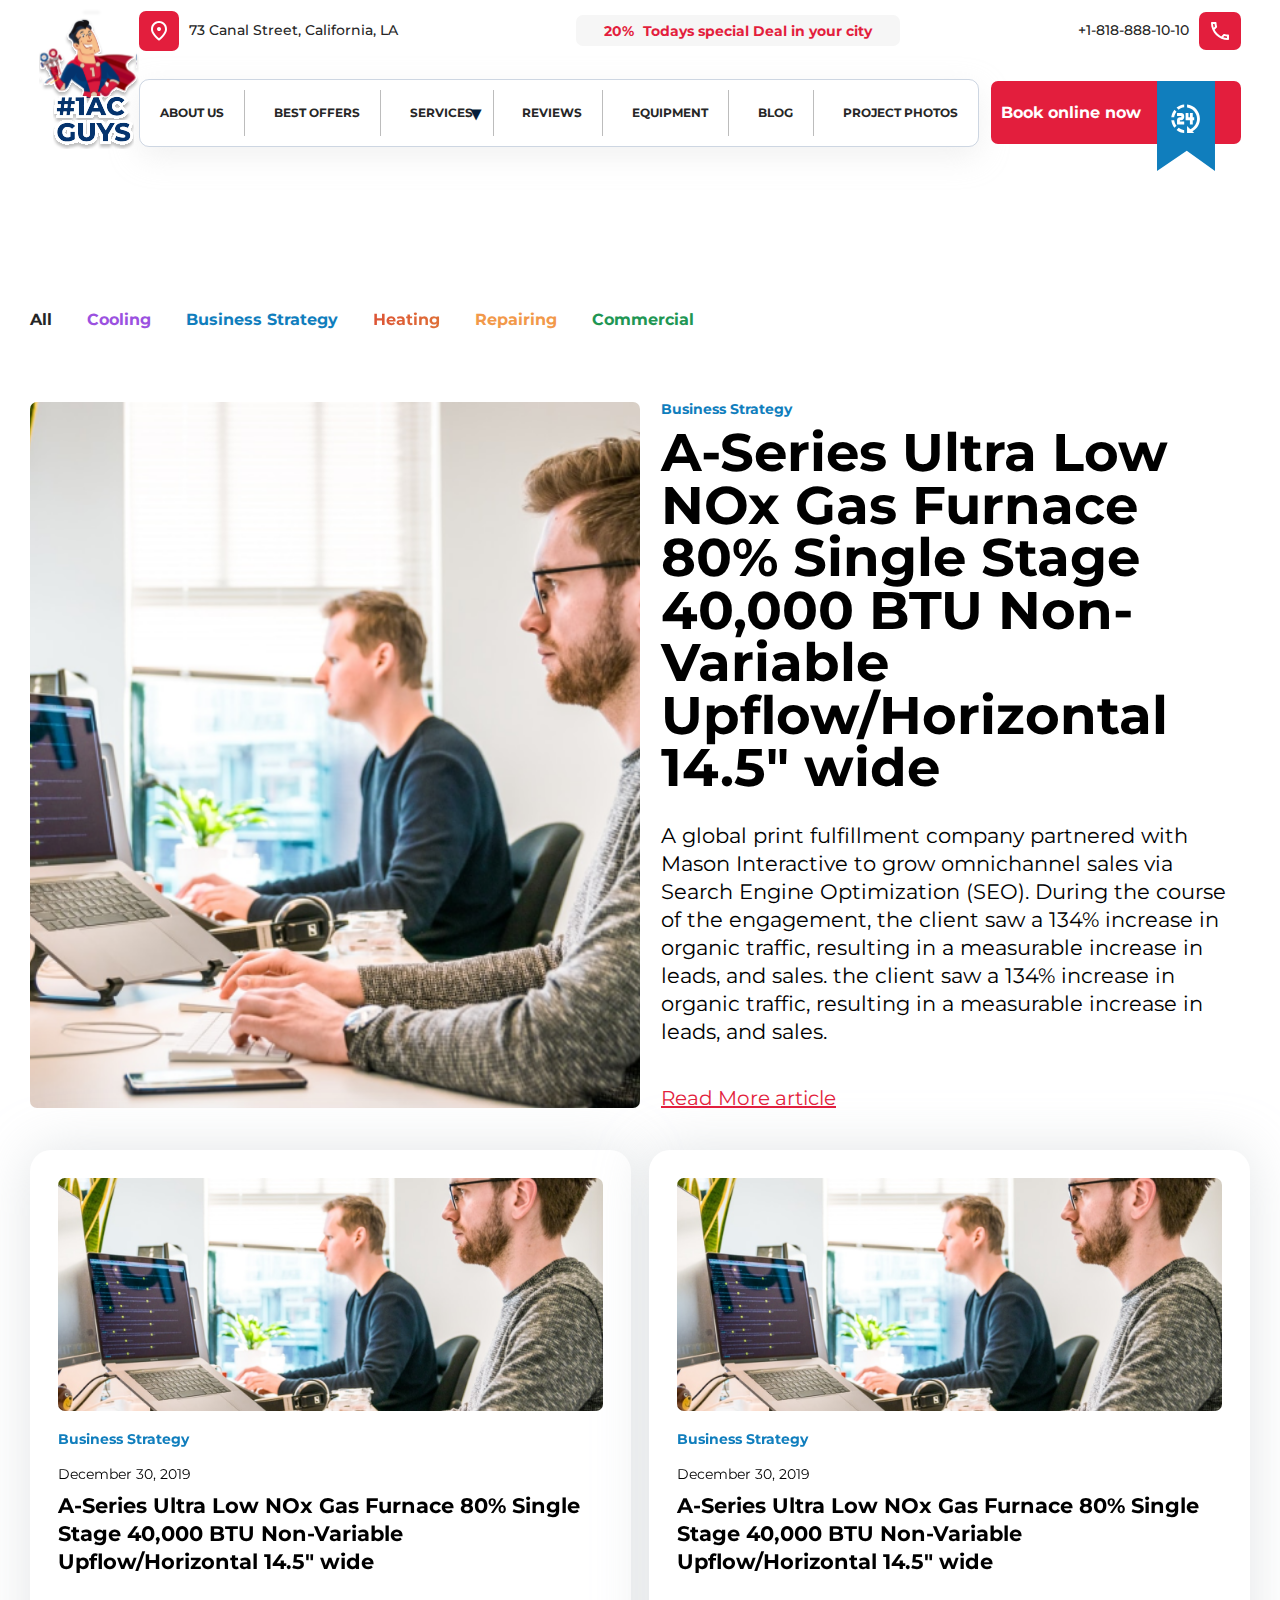
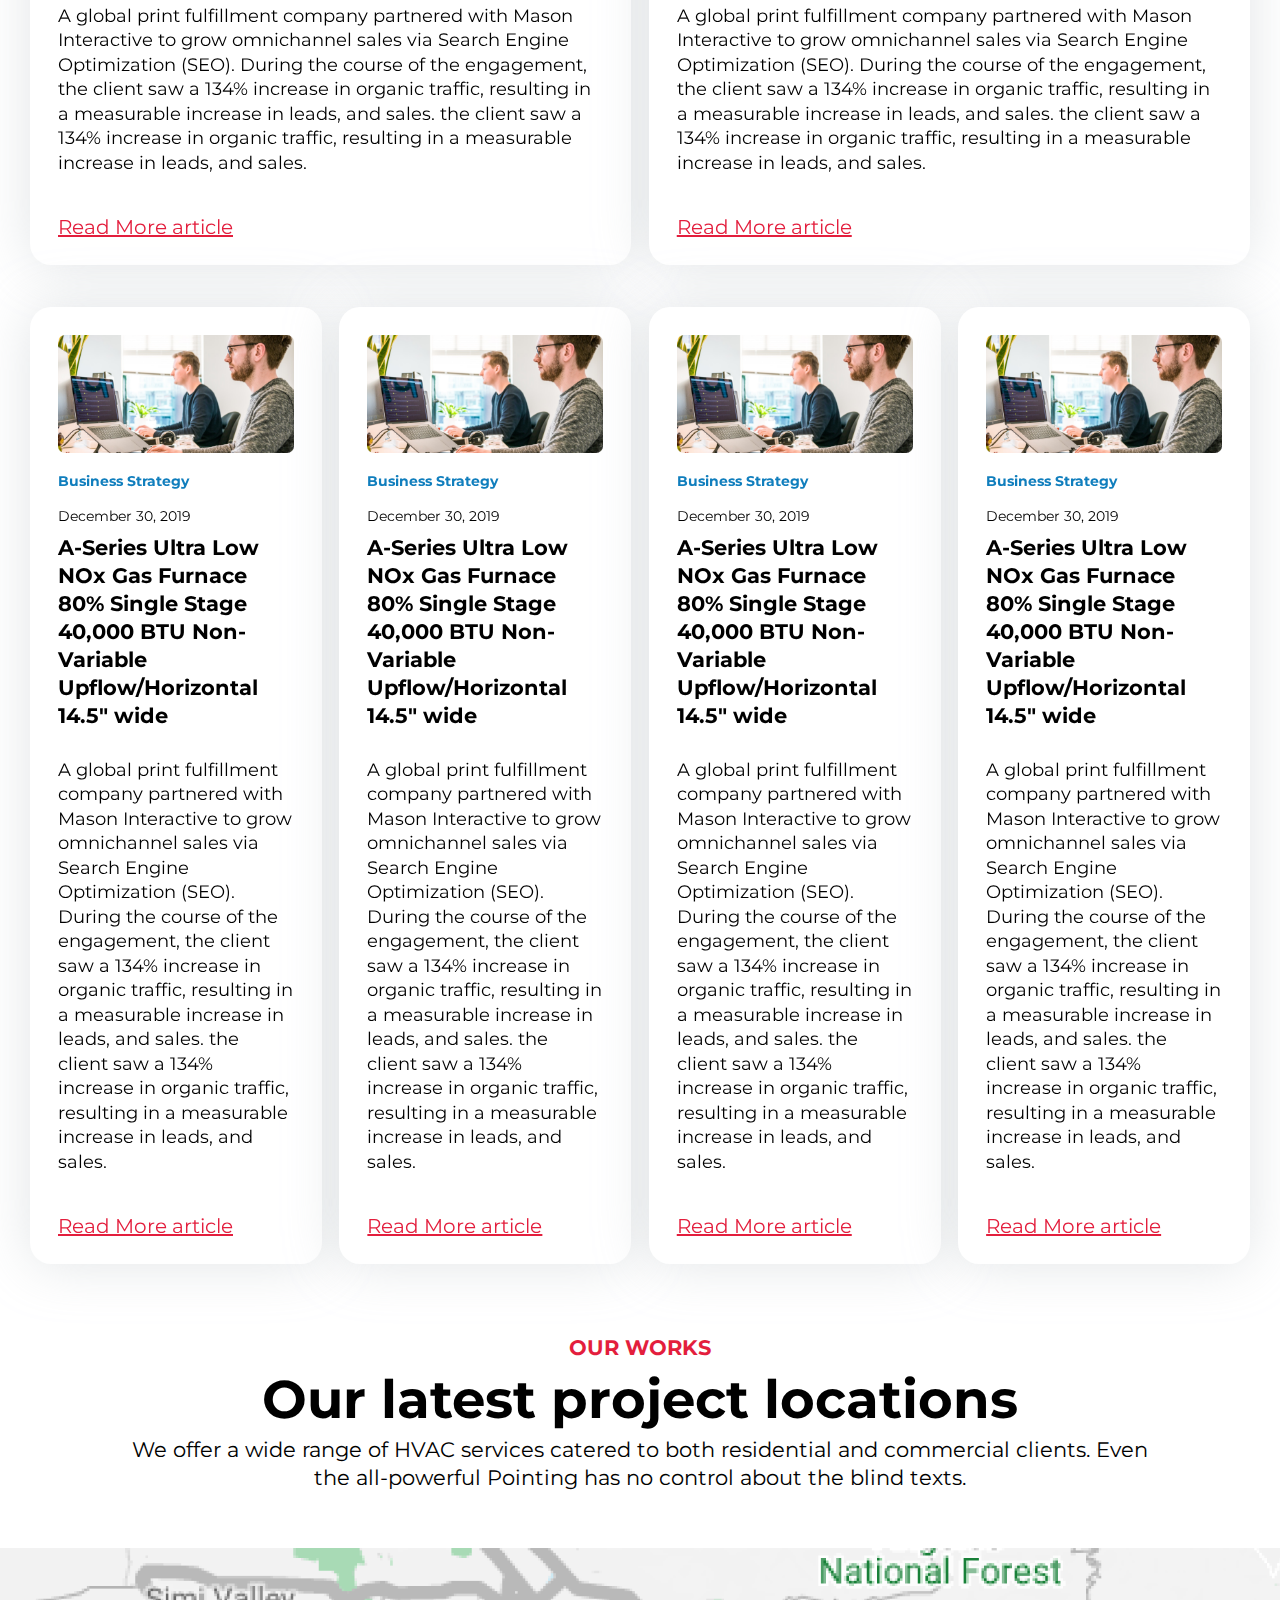
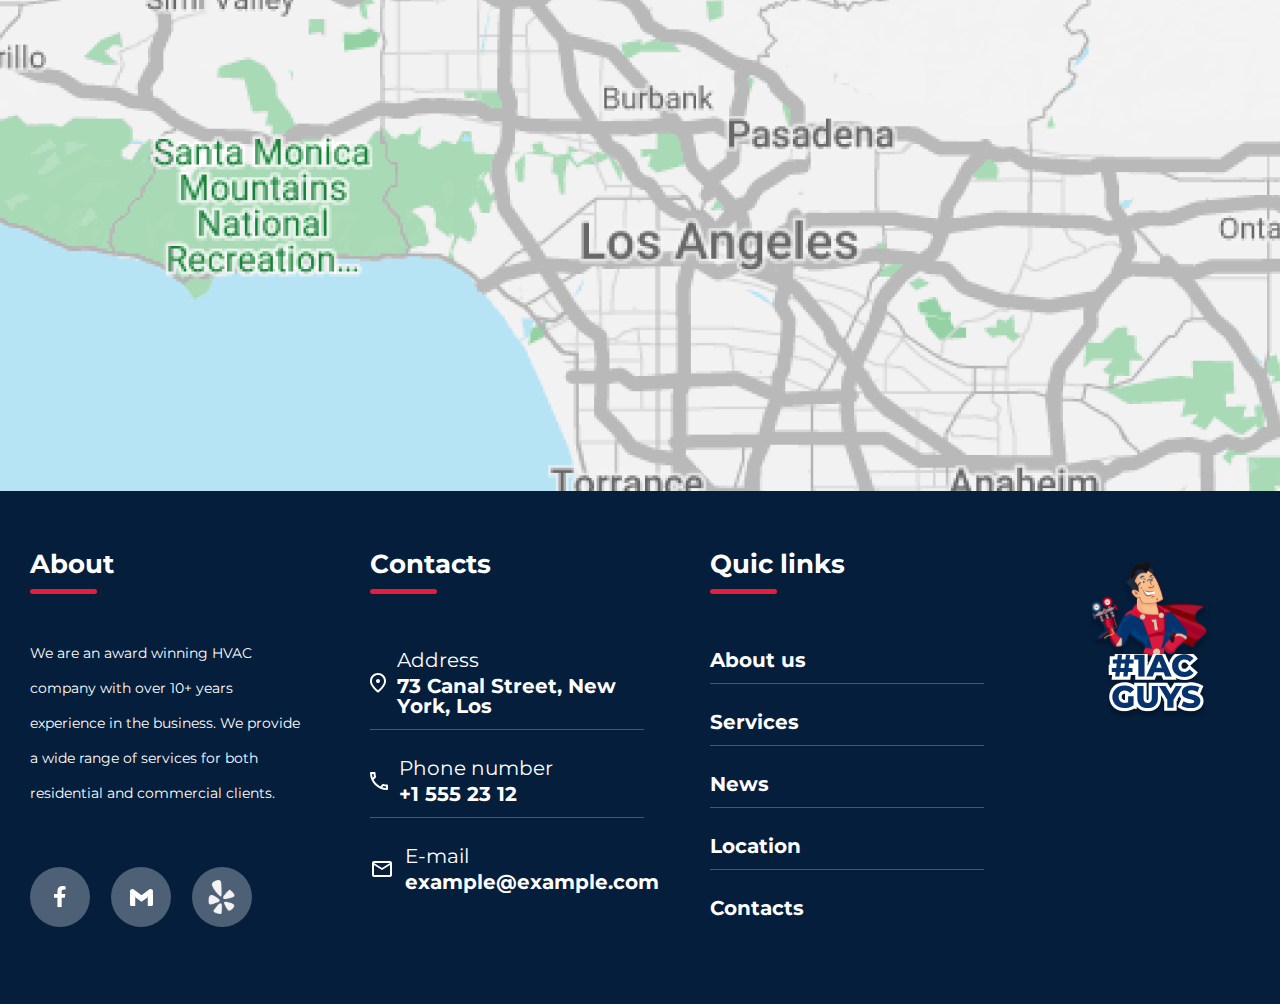
<file: blog.html>
<!DOCTYPE html>
<html lang="en">
    <head>
        <meta charset="UTF-8">
        <meta name="viewport" content="width=device-width, initial-scale=1.0">
        <meta http-equiv="X-UA-Compatible" content="ie=edge">
        <title>Blog</title>
        <link rel="stylesheet" type="text/css" href="./css/style.css">
        <script defer src="./js/scripts.js"></script>
    </head>
    <body>
        <div class="wrapper">
            <header class="header">
                <div class="container">
                    <div class="header__sale mobile py-2.5 px-8 rounded-lg">
                        <p class="text-gradient flex items-center justify-center gap-2.5">
                            <span>20%</span>
                            Todays special Deal in your city
                        </p>
                    </div>
                    <div class="header__row">
                        <div class="header__logo">
                            <a href="index.html">
                                <img src="./img/svgicons/logo.svg" alt="logo">
                            </a>
                        </div>
                        <a href="#" class="btn mobile text-2xl">
                            <p>Book online now</p>
                            <img src="./img/svgicons/flag.svg" alt="24">
                        </a>
                        <div class="header__burger">
                            <span></span>
                        </div>
                        <div class="header__menu">
                            <div class="header__top">
                                <button class="header__address pc flex gap-3 items-center">
                                    <div class="btn">
                                        <img src="./img/svgicons/address.svg" alt="address">
                                    </div>
                                    <p class="text-neutral-800 font-medium text-base">73 Canal Street, California, LA</p>
                                    <div class="header__address-hover">
                                        We're showing you current address. But you can
                                        <span>change</span>
                                        your address.
                                    </div>
                                </button>
                                <div class="header__sale pc py-2.5 px-8 rounded-lg">
                                    <p class="text-gradient flex items-center justify-center gap-2.5">
                                        <span>20%</span>
                                        Todays special Deal in your city
                                    </p>
                                </div>
                                <a class="header__phone pc flex gap-3 items-center flex-row-reverse" href="tel: +1-818-888-10-10">
                                    <div class="btn">
                                        <img src="./img/svgicons/phone.svg" alt="phone">
                                    </div>
                                    <p class="text-neutral-800 font-medium text-base">+1-818-888-10-10</p>
                                </a>
                            </div>
                            <div class="header__bottom">
                                <nav class="header__links">
                                    <a href="#" class="text-neutral-800 font-bold text-lg uppercase">ABOUT US</a>
                                    <a href="#" class="text-neutral-800 font-bold text-lg uppercase">BEST OFFERS</a>
                                    <div class="header__link">
                                        <a href="#" class="text-neutral-800 font-bold text-lg uppercase">SERVICES</a>
                                        <div class="submenu">
                                            <div class="submenu__row">
                                                <a href="#">Heating repair</a>
                                                <a href="#">Heating repair</a>
                                                <a href="#">Heating repair</a>
                                                <a href="#">Heating repair</a>
                                                <a href="#">Heating repair</a>
                                                <a href="#">Heating repair</a>
                                                <a href="#">Heating repair</a>
                                                <a href="#">Heating repair</a>
                                                <a href="#">Heating repair</a>
                                                <a href="#">Heating repair</a>
                                                <a href="#">Heating repair</a>
                                            </div>
                                        </div>
                                    </div>
                                    <a href="#" class="text-neutral-800 font-bold text-lg uppercase">REVIEWS</a>
                                    <a href="#" class="text-neutral-800 font-bold text-lg uppercase">EQUIPMENT</a>
                                    <a href="#" class="text-neutral-800 font-bold text-lg uppercase">BLOG</a>
                                    <a href="#" class="text-neutral-800 font-bold text-lg uppercase">PROJECT PHOTOS</a>
                                </nav>
                                <a href="#" class="btn pc text-2xl flex items-center justify-center gap-4 flex-auto">
                                    <p>Book online now</p>
                                    <img src="./img/svgicons/flag.svg" alt="24">
                                </a>
                            </div>
                        </div>
                    </div>
                    <div class="flex items-center justify-between gap-4">
                        <button class="header__address mobile flex gap-3 items-center">
                            <div class="btn">
                                <img src="./img/svgicons/address.svg" alt="address">
                            </div>
                            <p class="text-neutral-800 font-medium text-base">73 Canal Street, California, LA</p>
                            <div class="header__address-hover">
                                We're showing you current address. But you can
                                <span>change</span>
                                your address.
                            </div>
                        </button>
                        <a class="header__phone mobile flex gap-3 items-center flex-row-reverse" href="tel: +1-818-888-10-10">
                            <div class="btn">
                                <img src="./img/svgicons/phone.svg" alt="phone">
                            </div>
                            <p class="text-neutral-800 font-medium text-base">+1-818-888-10-10</p>
                        </a>
                    </div>
                </div>
            </header>
            <main class="content">
                <nav class="blog-nav section">
                    <div class="container">
                        <div class="blog-nav__row flex flex-wrap gap-10 items-center">
                            <a href="#" class="all">All</a>
                            <a href="#" class="cooling">Cooling</a>
                            <a href="#" class="business">Business Strategy</a>
                            <a href="#" class="heating ">Heating</a>
                            <a href="#" class="repairing">Repairing</a>
                            <a href="#" class="commercial">Commercial</a>
                        </div>
                    </div>
                </nav>
                <article class="blog-articles">
                    <div class="container">
                        <div class="blog-articles__row grid grid-cols-4 gap-y-12 gap-x-5">
                            <article class="blog-articles__article flex gap-6 blog-articles__article__big relative">
                                <div class="blog-articles__img rounded-lg overflow-hidden relative">
                                    <img src="./img/articles/1.png" alt="1">
                                </div>
                                <div class="blog-articles__info">
                                    <p class="business mb-3">Business Strategy</p>
                                    <h1 class="text-6xl font-bold mb-8">A-Series Ultra Low NOx Gas Furnace 80% Single Stage 40,000 BTU Non-Variable Upflow/Horizontal 14.5" wide</h1>
                                    <p class="text-2xl mb-12">A global print fulfillment company partnered with Mason Interactive to grow omnichannel sales via Search Engine Optimization (SEO). During the course of the engagement, the client saw a 134% increase in organic traffic, resulting in a measurable increase in leads, and sales. the client saw a 134% increase in organic traffic, resulting in a measurable increase in leads, and sales.</p>
                                    <a href="#">Read More article</a>
                                </div>
                            </article>
                            <article class="blog-articles__article blog-articles__article__medium relative p-8 bg-white rounded-3xl">
                                <div class="blog-articles__img rounded-lg overflow-hidden relative mb-6">
                                    <img src="./img/articles/1.png" alt="1">
                                </div>
                                <div class="blog-articles__info">
                                    <p class="business mb-6">Business Strategy</p>
                                    <time datetime="2019-12-30" class="block mb-3">December 30, 2019</time>
                                    <h1 class="text-2xl font-bold mb-8">A-Series Ultra Low NOx Gas Furnace 80% Single Stage 40,000 BTU Non-Variable Upflow/Horizontal 14.5" wide</h1>
                                    <p class="text-xl mb-12">A global print fulfillment company partnered with Mason Interactive to grow omnichannel sales via Search Engine Optimization (SEO). During the course of the engagement, the client saw a 134% increase in organic traffic, resulting in a measurable increase in leads, and sales. the client saw a 134% increase in organic traffic, resulting in a measurable increase in leads, and sales.</p>
                                    <a href="#">Read More article</a>
                                </div>
                            </article>
                            <article class="blog-articles__article blog-articles__article__medium relative p-8 bg-white rounded-3xl">
                                <div class="blog-articles__img rounded-lg overflow-hidden relative mb-6">
                                    <img src="./img/articles/1.png" alt="1">
                                </div>
                                <div class="blog-articles__info">
                                    <p class="business mb-6">Business Strategy</p>
                                    <time datetime="2019-12-30" class="block mb-3">December 30, 2019</time>
                                    <h1 class="text-2xl font-bold mb-8">A-Series Ultra Low NOx Gas Furnace 80% Single Stage 40,000 BTU Non-Variable Upflow/Horizontal 14.5" wide</h1>
                                    <p class="text-xl mb-12">A global print fulfillment company partnered with Mason Interactive to grow omnichannel sales via Search Engine Optimization (SEO). During the course of the engagement, the client saw a 134% increase in organic traffic, resulting in a measurable increase in leads, and sales. the client saw a 134% increase in organic traffic, resulting in a measurable increase in leads, and sales.</p>
                                    <a href="#">Read More article</a>
                                </div>
                            </article>
                            <article class="blog-articles__article blog-articles__article__small relative p-8 bg-white rounded-3xl">
                                <div class="blog-articles__img rounded-lg overflow-hidden relative mb-6">
                                    <img src="./img/articles/1.png" alt="1">
                                </div>
                                <div class="blog-articles__info">
                                    <p class="business mb-6">Business Strategy</p>
                                    <time datetime="2019-12-30" class="block mb-3">December 30, 2019</time>
                                    <h1 class="text-2xl font-bold mb-8">A-Series Ultra Low NOx Gas Furnace 80% Single Stage 40,000 BTU Non-Variable Upflow/Horizontal 14.5" wide</h1>
                                    <p class="text-xl mb-12">A global print fulfillment company partnered with Mason Interactive to grow omnichannel sales via Search Engine Optimization (SEO). During the course of the engagement, the client saw a 134% increase in organic traffic, resulting in a measurable increase in leads, and sales. the client saw a 134% increase in organic traffic, resulting in a measurable increase in leads, and sales.</p>
                                    <a href="#">Read More article</a>
                                </div>
                            </article>
                            <article class="blog-articles__article blog-articles__article__small relative p-8 bg-white rounded-3xl">
                                <div class="blog-articles__img rounded-lg overflow-hidden relative mb-6">
                                    <img src="./img/articles/1.png" alt="1">
                                </div>
                                <div class="blog-articles__info">
                                    <p class="business mb-6">Business Strategy</p>
                                    <time datetime="2019-12-30" class="block mb-3">December 30, 2019</time>
                                    <h1 class="text-2xl font-bold mb-8">A-Series Ultra Low NOx Gas Furnace 80% Single Stage 40,000 BTU Non-Variable Upflow/Horizontal 14.5" wide</h1>
                                    <p class="text-xl mb-12">A global print fulfillment company partnered with Mason Interactive to grow omnichannel sales via Search Engine Optimization (SEO). During the course of the engagement, the client saw a 134% increase in organic traffic, resulting in a measurable increase in leads, and sales. the client saw a 134% increase in organic traffic, resulting in a measurable increase in leads, and sales.</p>
                                    <a href="#">Read More article</a>
                                </div>
                            </article>
                            <article class="blog-articles__article blog-articles__article__small relative p-8 bg-white rounded-3xl">
                                <div class="blog-articles__img rounded-lg overflow-hidden relative mb-6">
                                    <img src="./img/articles/1.png" alt="1">
                                </div>
                                <div class="blog-articles__info">
                                    <p class="business mb-6">Business Strategy</p>
                                    <time datetime="2019-12-30" class="block mb-3">December 30, 2019</time>
                                    <h1 class="text-2xl font-bold mb-8">A-Series Ultra Low NOx Gas Furnace 80% Single Stage 40,000 BTU Non-Variable Upflow/Horizontal 14.5" wide</h1>
                                    <p class="text-xl mb-12">A global print fulfillment company partnered with Mason Interactive to grow omnichannel sales via Search Engine Optimization (SEO). During the course of the engagement, the client saw a 134% increase in organic traffic, resulting in a measurable increase in leads, and sales. the client saw a 134% increase in organic traffic, resulting in a measurable increase in leads, and sales.</p>
                                    <a href="#">Read More article</a>
                                </div>
                            </article>
                            <article class="blog-articles__article blog-articles__article__small relative p-8 bg-white rounded-3xl">
                                <div class="blog-articles__img rounded-lg overflow-hidden relative mb-6">
                                    <img src="./img/articles/1.png" alt="1">
                                </div>
                                <div class="blog-articles__info">
                                    <p class="business mb-6">Business Strategy</p>
                                    <time datetime="2019-12-30" class="block mb-3">December 30, 2019</time>
                                    <h1 class="text-2xl font-bold mb-8">A-Series Ultra Low NOx Gas Furnace 80% Single Stage 40,000 BTU Non-Variable Upflow/Horizontal 14.5" wide</h1>
                                    <p class="text-xl mb-12">A global print fulfillment company partnered with Mason Interactive to grow omnichannel sales via Search Engine Optimization (SEO). During the course of the engagement, the client saw a 134% increase in organic traffic, resulting in a measurable increase in leads, and sales. the client saw a 134% increase in organic traffic, resulting in a measurable increase in leads, and sales.</p>
                                    <a href="#">Read More article</a>
                                </div>
                            </article>
                        </div>
                    </div>
                </article>
                <article class="map">
                    <div class="container">
                        <header class="block-header mb-16 m-0 m-auto text-center">
                            <h3 class="text-gradient text-2xl font-bold mb-3 ">OUR WORKS</h3>
                            <h2 class="font-bold text-6xl mb-3">Our latest project locations</h2>
                            <p class="text-2xl">We offer a wide range of HVAC services catered to both residential and commercial clients. Even the all-powerful Pointing has no control about the blind texts.</p>
                        </header>
                    </div>
                    <img src="./img/map.png" alt="map">
                </article>
            </main>
            <footer class="footer">
                <div class="container">
                    <div class="footer__row">
                        <div class="footer__item">
                            <h3 class="footer__title">
                                About
                            </h3>
                            <p class="text-base leading-10 mb-16">
                                We are an award winning HVAC company with over 10+ years experience in the business. We provide a wide range of services for both residential and commercial clients.
                            </p>
                            <div class="footer__social flex gap-6">
                                <a href="#" class="footer__link">
                                    <img src="./img/svgicons/faccebook-small.svg" alt="faccebook">
                                </a>
                                <a href="#" class="footer__link">
                                    <img src="./img/svgicons/gmail.svg" alt="gmail">
                                </a>
                                <a href="#" class="footer__link">
                                    <img src="./img/svgicons/yelp-small.svg" alt="yelp">
                                </a>
                            </div>
                        </div>
                        <div class="footer__item">
                            <div class="footer__title">
                                Contacts
                            </div>
                            <nav class="footer__nav">
                                <a href="#">
                                    <img src="./img/svgicons/address.svg" alt="address">
                                    <div>
                                        <p>Address</p>
                                        <b>73 Canal Street, New York, Los</b>
                                    </div>
                                </a>
                                <a href="tel:+1 555 23 12">
                                    <img src="./img/svgicons/phone.svg" alt="phone">
                                    <div>
                                        <p>Phone number</p>
                                        <b>+1 555 23 12</b>
                                    </div>
                                </a>
                                <a href="mailto:example@example.com">
                                    <img src="./img/svgicons/mail.svg" alt="mail">
                                    <div>
                                        <p>E-mail</p>
                                        <b>example@example.com</b>
                                    </div>
                                </a>
                            </nav>
                        </div>
                        <div class="footer__item">
                            <div class="footer__title">
                                Quic links
                            </div>
                            <nav class="footer__nav">
                                <a href="#" class="font-bold">About us</a>
                                <a href="#" class="font-bold">Services</a>
                                <a href="#" class="font-bold">News</a>
                                <a href="#" class="font-bold">Location</a>
                                <a href="#" class="font-bold">Contacts</a>
                            </nav>
                        </div>
                        <div class="footer__logo">
                            <img src="./img/svgicons/logo-footer.svg" alt="logo">
                        </div>
                    </div>
                </div>
            </footer>
        </div>
    </body>
</html>
</file>
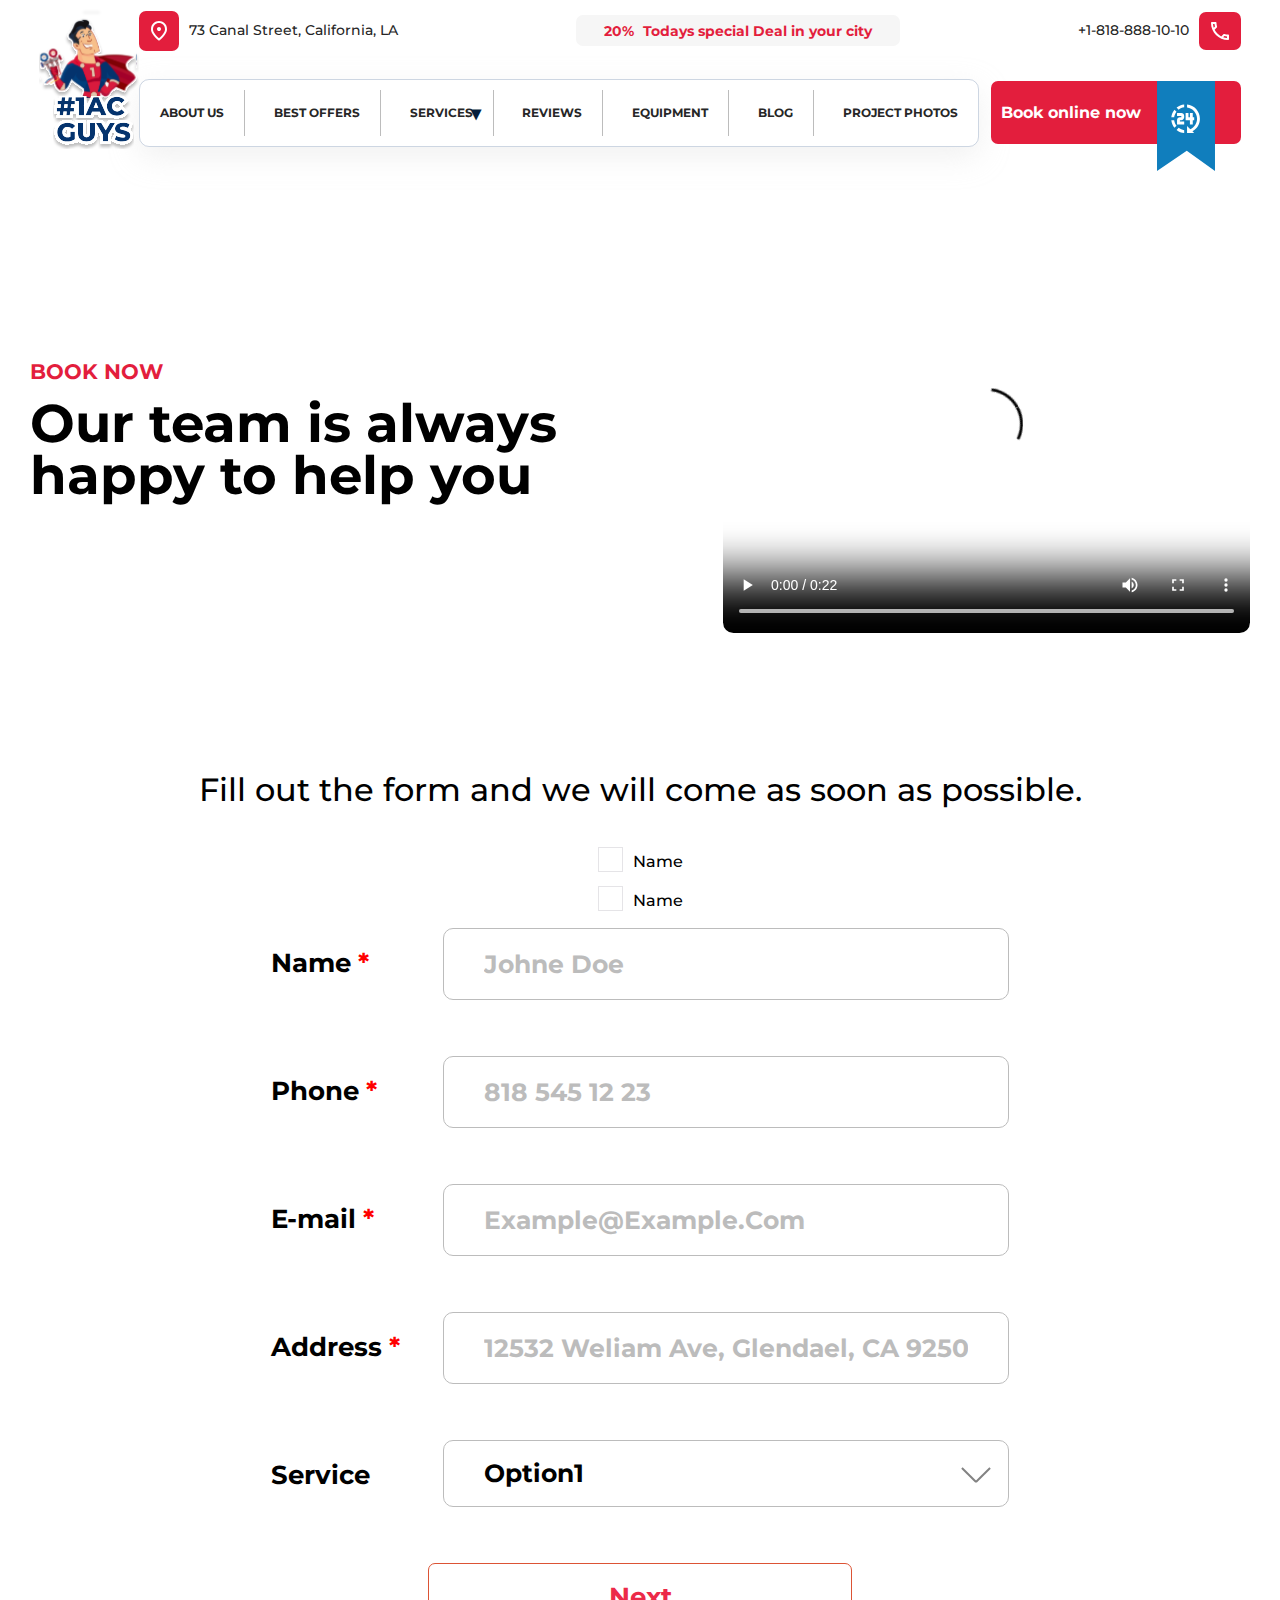
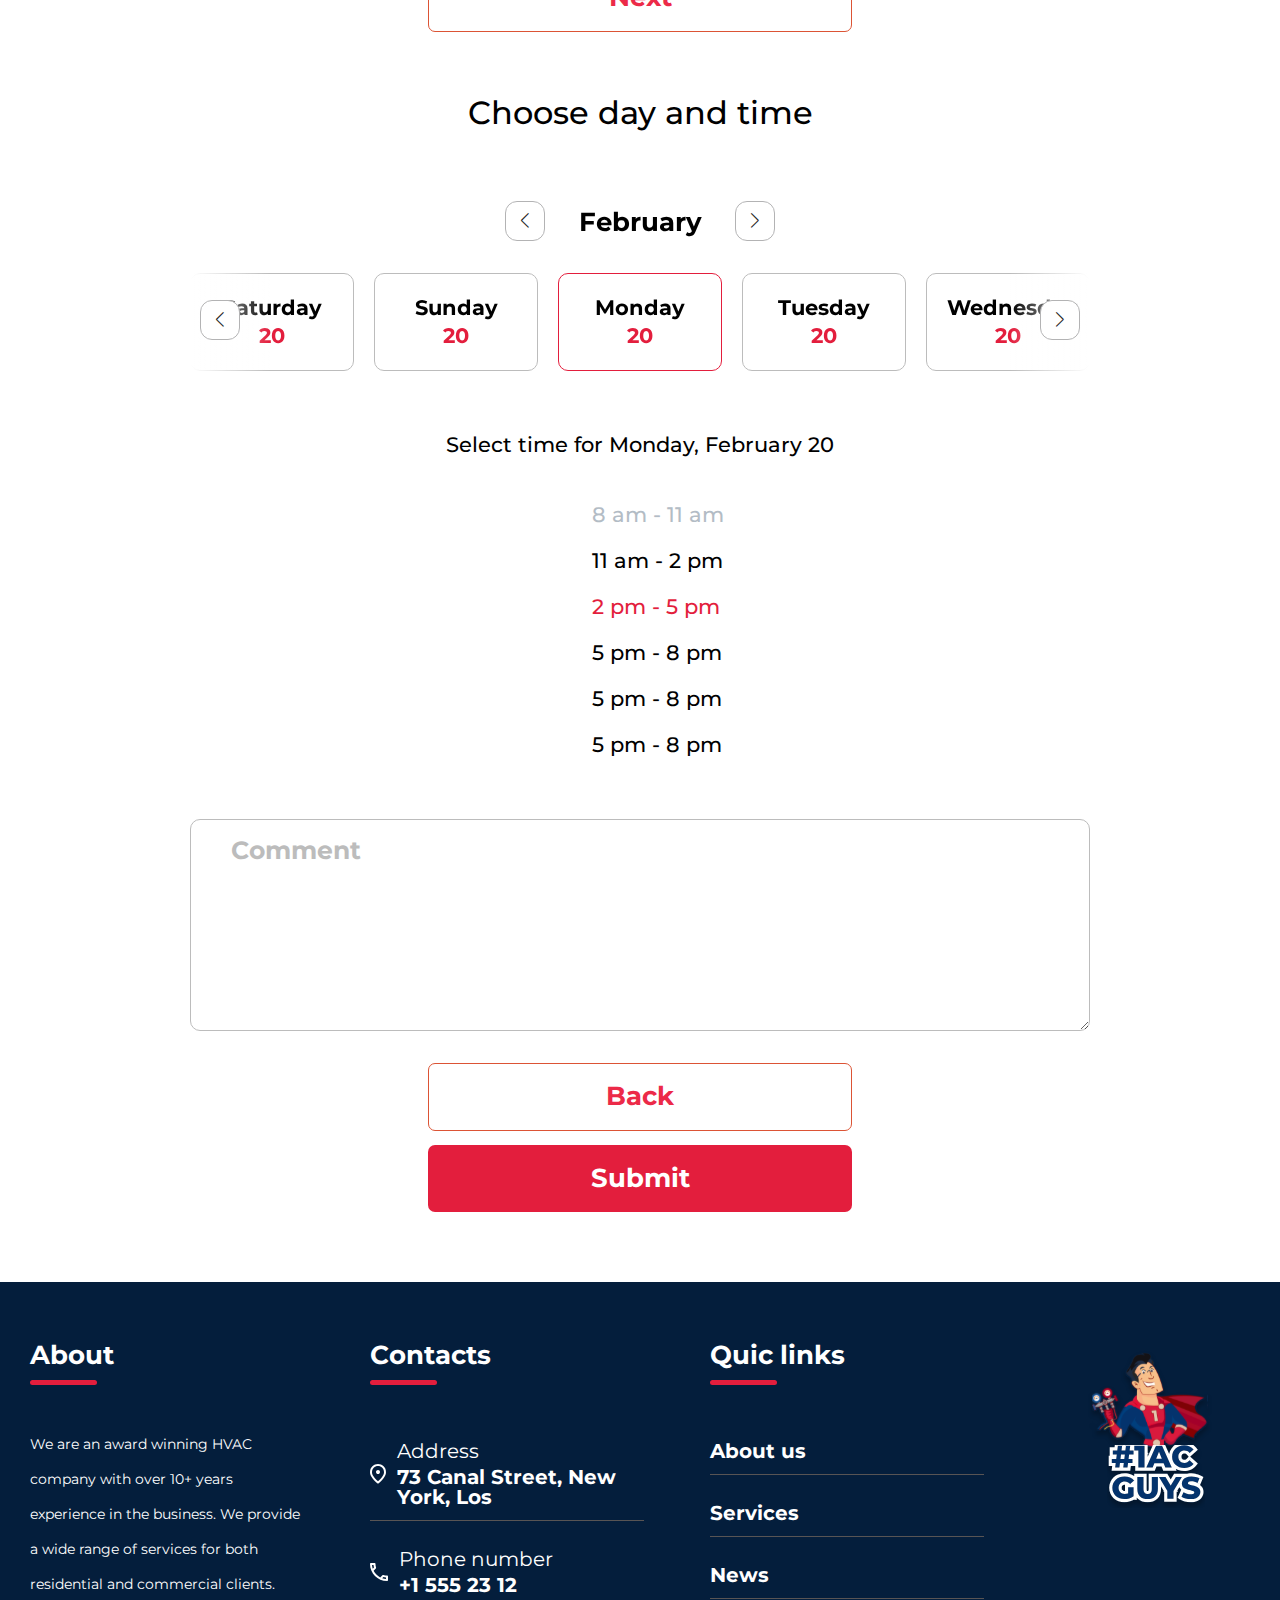
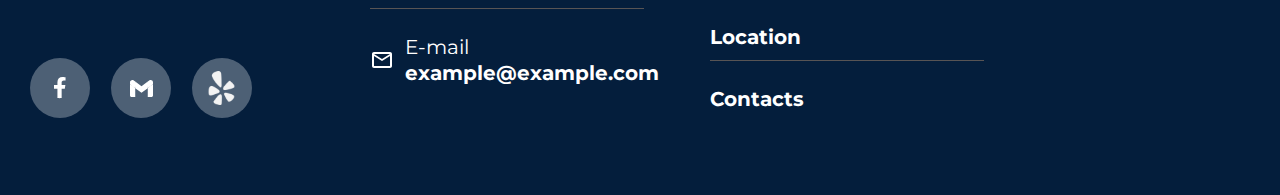
<file: book.html>
<!DOCTYPE html>
<html lang="en">
    <head>
        <meta charset="UTF-8">
        <meta name="viewport" content="width=device-width, initial-scale=1.0">
        <meta http-equiv="X-UA-Compatible" content="ie=edge">
        <title>Book</title>
        <link rel="stylesheet" type="text/css" href="./css/style.css">
        <script defer src="./js/scripts.js"></script>
    </head>
    <body>
        <div class="wrapper">
            <header class="header">
                <div class="container">
                    <div class="header__sale mobile py-2.5 px-8 rounded-lg">
                        <p class="text-gradient flex items-center justify-center gap-2.5">
                            <span>20%</span>
                            Todays special Deal in your city
                        </p>
                    </div>
                    <div class="header__row">
                        <div class="header__logo">
                            <a href="index.html">
                                <img src="./img/svgicons/logo.svg" alt="logo">
                            </a>
                        </div>
                        <a href="#" class="btn mobile text-2xl">
                            <p>Book online now</p>
                            <img src="./img/svgicons/flag.svg" alt="24">
                        </a>
                        <div class="header__burger">
                            <span></span>
                        </div>
                        <div class="header__menu">
                            <div class="header__top">
                                <button class="header__address pc flex gap-3 items-center">
                                    <div class="btn">
                                        <img src="./img/svgicons/address.svg" alt="address">
                                    </div>
                                    <p class="text-neutral-800 font-medium text-base">73 Canal Street, California, LA</p>
                                    <div class="header__address-hover">
                                        We're showing you current address. But you can
                                        <span>change</span>
                                        your address.
                                    </div>
                                </button>
                                <div class="header__sale pc py-2.5 px-8 rounded-lg">
                                    <p class="text-gradient flex items-center justify-center gap-2.5">
                                        <span>20%</span>
                                        Todays special Deal in your city
                                    </p>
                                </div>
                                <a class="header__phone pc flex gap-3 items-center flex-row-reverse" href="tel: +1-818-888-10-10">
                                    <div class="btn">
                                        <img src="./img/svgicons/phone.svg" alt="phone">
                                    </div>
                                    <p class="text-neutral-800 font-medium text-base">+1-818-888-10-10</p>
                                </a>
                            </div>
                            <div class="header__bottom">
                                <nav class="header__links">
                                    <a href="#" class="text-neutral-800 font-bold text-lg uppercase">ABOUT US</a>
                                    <a href="#" class="text-neutral-800 font-bold text-lg uppercase">BEST OFFERS</a>
                                    <div class="header__link">
                                        <a href="#" class="text-neutral-800 font-bold text-lg uppercase">SERVICES</a>
                                        <div class="submenu">
                                            <div class="submenu__row">
                                                <a href="#">Heating repair</a>
                                                <a href="#">Heating repair</a>
                                                <a href="#">Heating repair</a>
                                                <a href="#">Heating repair</a>
                                                <a href="#">Heating repair</a>
                                                <a href="#">Heating repair</a>
                                                <a href="#">Heating repair</a>
                                                <a href="#">Heating repair</a>
                                                <a href="#">Heating repair</a>
                                                <a href="#">Heating repair</a>
                                                <a href="#">Heating repair</a>
                                            </div>
                                        </div>
                                    </div>
                                    <a href="#" class="text-neutral-800 font-bold text-lg uppercase">REVIEWS</a>
                                    <a href="#" class="text-neutral-800 font-bold text-lg uppercase">EQUIPMENT</a>
                                    <a href="#" class="text-neutral-800 font-bold text-lg uppercase">BLOG</a>
                                    <a href="#" class="text-neutral-800 font-bold text-lg uppercase">PROJECT PHOTOS</a>
                                </nav>
                                <a href="#" class="btn pc text-2xl flex items-center justify-center gap-4 flex-auto">
                                    <p>Book online now</p>
                                    <img src="./img/svgicons/flag.svg" alt="24">
                                </a>
                            </div>
                        </div>
                    </div>
                    <div class="flex items-center justify-between gap-4">
                        <button class="header__address mobile flex gap-3 items-center">
                            <div class="btn">
                                <img src="./img/svgicons/address.svg" alt="address">
                            </div>
                            <p class="text-neutral-800 font-medium text-base">73 Canal Street, California, LA</p>
                            <div class="header__address-hover">
                                We're showing you current address. But you can
                                <span>change</span>
                                your address.
                            </div>
                        </button>
                        <a class="header__phone mobile flex gap-3 items-center flex-row-reverse" href="tel: +1-818-888-10-10">
                            <div class="btn">
                                <img src="./img/svgicons/phone.svg" alt="phone">
                            </div>
                            <p class="text-neutral-800 font-medium text-base">+1-818-888-10-10</p>
                        </a>
                    </div>
                </div>
            </header>
            <main class="content">
                <article class="intro article">
                    <div class="container">
                        <div class="intro__row flex gap-4 items-center">
                            <div class="intro__info flex-auto">
                                <header class="block-header">
                                    <h3 class="text-gradient text-2xl font-bold mb-3 ">BOOK NOW</h3>
                                    <h2 class="font-bold text-6xl mb-3">Our team is always happy to help you</h2>
                                </header>
                            </div>
                            <div class="intro__img overflow-hidden rounded-xl">
                                <video
                                    controls
                                    autoplay
                                    loop
                                    src="./img/1.mp4"
                                ></video>
                            </div>
                        </div>
                    </div>
                </article>
                <section class="book section">
                    <div class="container">
                        <form action="#" class="book__inputs">
                            <h3 class="text-4xl font-medium mb-12 text-center">Fill out the form and we will come as soon as possible.</h3>
                            <label class="checkbox flex gap-12 mb-16 items-center">
                                <input type="radio" class="custom-checkbox" name="name">
                                <p>Name</p>
                            </label>
                            <label class="checkbox flex gap-12 mb-16 items-center">
                                <input type="radio" class="custom-checkbox" name="name">
                                <p>Name</p>
                            </label>
                            <label class="flex gap-12 mb-16">
                                <p class="text-3xl font-bold">
                                    Name
                                    <span class="text-red">*</span>
                                </p>
                                <div class="book__input flex flex-col gap-12">
                                    <input
                                        type="text"
                                        name="name"
                                        placeholder="Johne Doe"
                                        required
                                    >
                                </div>
                            </label>
                            <label class="flex gap-12  mb-16">
                                <p class="text-3xl font-bold">
                                    Phone
                                    <span class="text-red">*</span>
                                </p>
                                <div class="book__input flex flex-col gap-12">
                                    <input
                                        type="tel"
                                        name="phone"
                                        placeholder="818 545 12 23"
                                        required
                                    >
                                </div>
                            </label>
                            <label class="flex gap-12  mb-16">
                                <p class="text-3xl font-bold">
                                    E-mail
                                    <span class="text-red">*</span>
                                </p>
                                <div class="book__input flex flex-col gap-12">
                                    <input
                                        type="email"
                                        name="email"
                                        placeholder="example@example.com"
                                        required
                                    >
                                </div>
                            </label>
                            <label class="flex gap-12  mb-16">
                                <p class="text-3xl font-bold">
                                    Address
                                    <span class="text-red">*</span>
                                </p>
                                <div class="book__input flex flex-col gap-12">
                                    <input
                                        type="text"
                                        name="address"
                                        placeholder="12532 Weliam ave, Glendael, CA 92505"
                                        required
                                    >
                                </div>
                            </label>
                            <label class="flex gap-12 mb-16">
                                <p class="text-3xl font-bold">
                                    Service
                                </p>
                                <div data-curroption="Option1" class="book__input custom-select">
                                    <header class="custom-select__header">
                                        Option1
                                    </header>
                                    <main class="custom-select__body">
                                        <p class="custom-select__option">Option1</p>
                                        <p class="custom-select__option">Option2</p>
                                        <p class="custom-select__option">Option3</p>
                                        <p class="custom-select__option">Option4</p>
                                    </main>
                                </div>
                            </label>
                            <button type="submit" class="btn__bordered text-3xl m-0 m-auto">Next</button>
                        </form>
                        <div class="book__date">
                            <h3 class="text-4xl font-medium mb-12 text-center">Choose day and time</h3>
                            <div class="swiper swiper-mounth mb-12">
                                <div class="swiper-wrapper">
                                    <div class="swiper-slide">
                                        February
                                    </div>
                                    <div class="swiper-slide">
                                        March
                                    </div>
                                    <div class="swiper-slide">
                                        April
                                    </div>
                                    <div class="swiper-slide">
                                        June
                                    </div>
                                </div>
                                <div class="swiper-button-prev swiper-mounth-prev"></div>
                                <div class="swiper-button-next swiper-mounth-next"></div>
                            </div>
                            <div class="swiper swiper-day">
                                <div class="swiper-wrapper">
                                    <div class="swiper-slide">
                                        <p class="text-2xl font-bold text-center">Monday</p>
                                        <p class="text-gradient text-2xl text-center">20</p>
                                    </div>
                                    <div class="swiper-slide">
                                        <p class="text-2xl font-bold text-center">Tuesday</p>
                                        <p class="text-gradient text-2xl text-center">20</p>
                                    </div>
                                    <div class="swiper-slide">
                                        <p class="text-2xl font-bold text-center">Wednesday</p>
                                        <p class="text-gradient text-2xl text-center">20</p>
                                    </div>
                                    <div class="swiper-slide">
                                        <p class="text-2xl font-bold text-center">Thursday</p>
                                        <p class="text-gradient text-2xl text-center">20</p>
                                    </div>
                                    <div class="swiper-slide">
                                        <p class="text-2xl font-bold text-center">Friday</p>
                                        <p class="text-gradient text-2xl text-center">20</p>
                                    </div>
                                    <div class="swiper-slide">
                                        <p class="text-2xl font-bold text-center">Saturday</p>
                                        <p class="text-gradient text-2xl text-center">20</p>
                                    </div>
                                    <div class="swiper-slide">
                                        <p class="text-2xl font-bold text-center">Sunday</p>
                                        <p class="text-gradient text-2xl text-center">20</p>
                                    </div>
                                </div>
                                <div class="swiper-button-prev swiper-day-prev"></div>
                                <div class="swiper-button-next swiper-day-next"></div>
                            </div>
                            <p class="text-2xl font-medium mb-12 text-center">Select time for Monday, February 20</p>
                            <div class="set-time mb-12">
                                <label class="checkbox checkbox__without set-time__time text-2xl text-center">
                                    <input
                                        type="radio"
                                        name="set-time"
                                        class="custom-checkbox"
                                        disabled
                                    >
                                    <p>8 am - 11 am</p>
                                </label>
                                <label class="checkbox checkbox__without set-time__time text-2xl text-center">
                                    <input type="radio" name="set-time" class="custom-checkbox">
                                    <p>11 am - 2 pm</p>
                                </label>
                                <label class="checkbox checkbox__without set-time__time text-2xl text-center">
                                    <input
                                        type="radio"
                                        name="set-time"
                                        class="custom-checkbox"
                                        checked
                                    >
                                    <p>2 pm - 5 pm</p>
                                </label>
                                <label class="checkbox checkbox__without set-time__time text-2xl text-center">
                                    <input type="radio" name="set-time" class="custom-checkbox">
                                    <p>5 pm - 8 pm</p>
                                </label>
                                <label class="checkbox checkbox__without set-time__time text-2xl text-center">
                                    <input type="radio" name="set-time" class="custom-checkbox">
                                    <p>5 pm - 8 pm</p>
                                </label>
                                <label class="checkbox checkbox__without set-time__time text-2xl text-center">
                                    <input type="radio" name="set-time" class="custom-checkbox">
                                    <p>5 pm - 8 pm</p>
                                </label>
                            </div>
                            <textarea name="comment" placeholder="Comment" class="mb-16"></textarea>
                            <div class="grid gap-4">
                                <button class="btn__bordered text-3xl m-0 m-auto">Back</button>
                                <button class="btn text-3xl m-0 m-auto">Submit</button>
                            </div>
                        </div>
                    </div>
                </section>
            </main>
            <footer class="footer">
                <div class="container">
                    <div class="footer__row">
                        <div class="footer__item">
                            <h3 class="footer__title">
                                About
                            </h3>
                            <p class="text-base leading-10 mb-16">
                                We are an award winning HVAC company with over 10+ years experience in the business. We provide a wide range of services for both residential and commercial clients.
                            </p>
                            <div class="footer__social flex gap-6">
                                <a href="#" class="footer__link">
                                    <img src="./img/svgicons/faccebook-small.svg" alt="faccebook">
                                </a>
                                <a href="#" class="footer__link">
                                    <img src="./img/svgicons/gmail.svg" alt="gmail">
                                </a>
                                <a href="#" class="footer__link">
                                    <img src="./img/svgicons/yelp-small.svg" alt="yelp">
                                </a>
                            </div>
                        </div>
                        <div class="footer__item">
                            <div class="footer__title">
                                Contacts
                            </div>
                            <nav class="footer__nav">
                                <a href="#">
                                    <img src="./img/svgicons/address.svg" alt="address">
                                    <div>
                                        <p>Address</p>
                                        <b>73 Canal Street, New York, Los</b>
                                    </div>
                                </a>
                                <a href="tel:+1 555 23 12">
                                    <img src="./img/svgicons/phone.svg" alt="phone">
                                    <div>
                                        <p>Phone number</p>
                                        <b>+1 555 23 12</b>
                                    </div>
                                </a>
                                <a href="mailto:example@example.com">
                                    <img src="./img/svgicons/mail.svg" alt="mail">
                                    <div>
                                        <p>E-mail</p>
                                        <b>example@example.com</b>
                                    </div>
                                </a>
                            </nav>
                        </div>
                        <div class="footer__item">
                            <div class="footer__title">
                                Quic links
                            </div>
                            <nav class="footer__nav">
                                <a href="#" class="font-bold">About us</a>
                                <a href="#" class="font-bold">Services</a>
                                <a href="#" class="font-bold">News</a>
                                <a href="#" class="font-bold">Location</a>
                                <a href="#" class="font-bold">Contacts</a>
                            </nav>
                        </div>
                        <div class="footer__logo">
                            <img src="./img/svgicons/logo-footer.svg" alt="logo">
                        </div>
                    </div>
                </div>
            </footer>
        </div>
    </body>
</html>
</file>
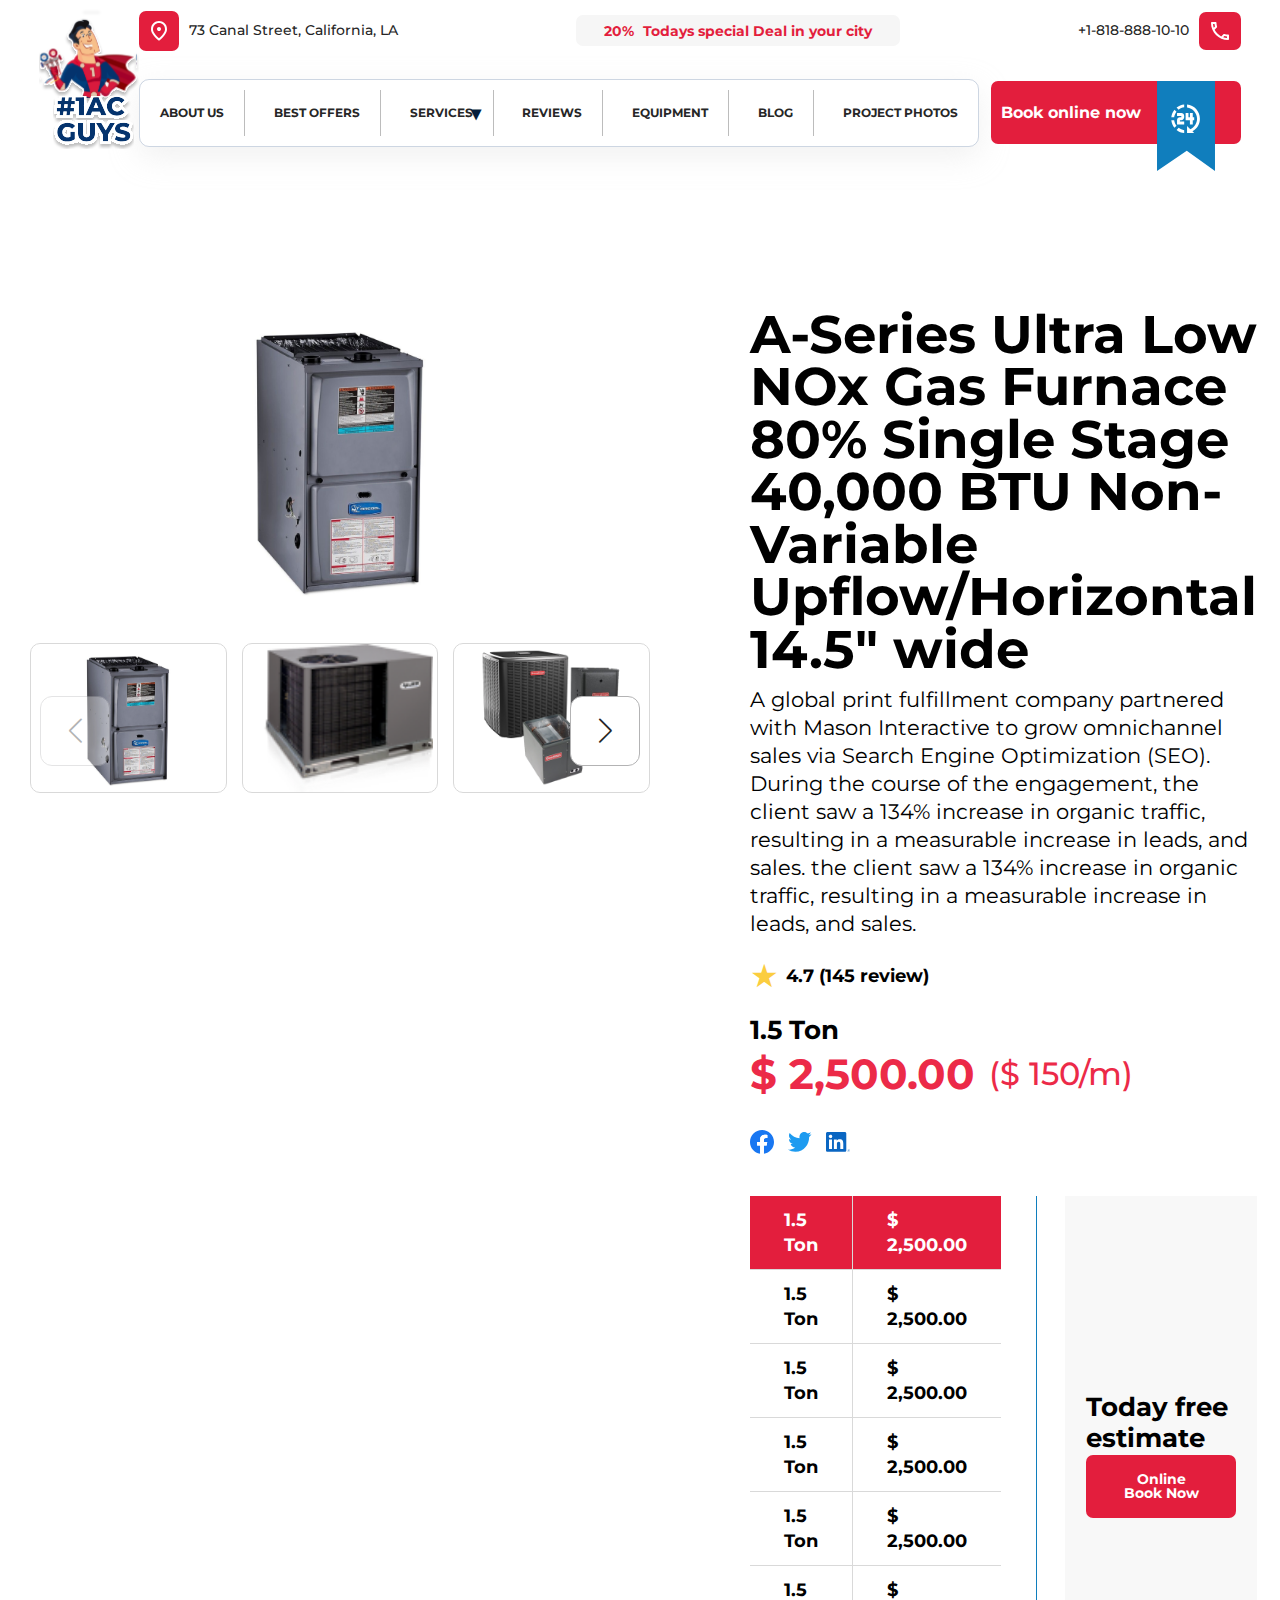
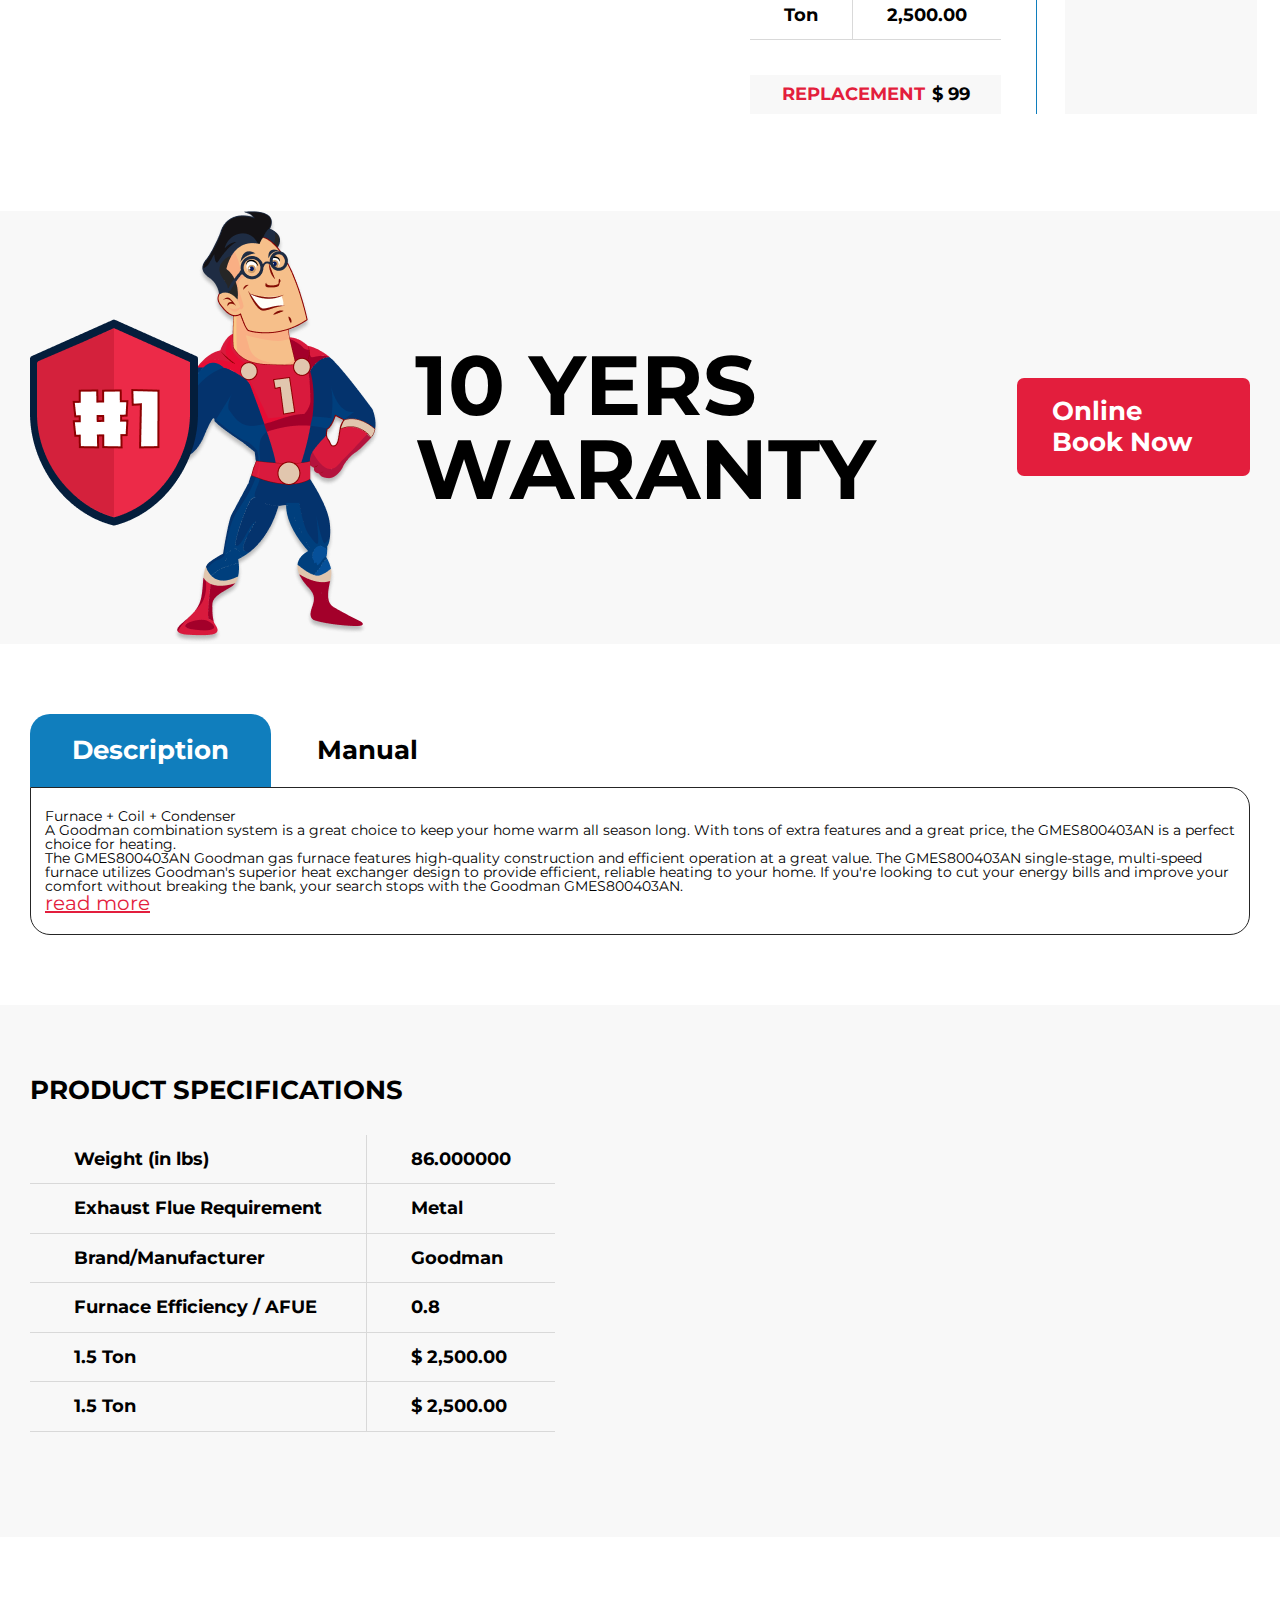
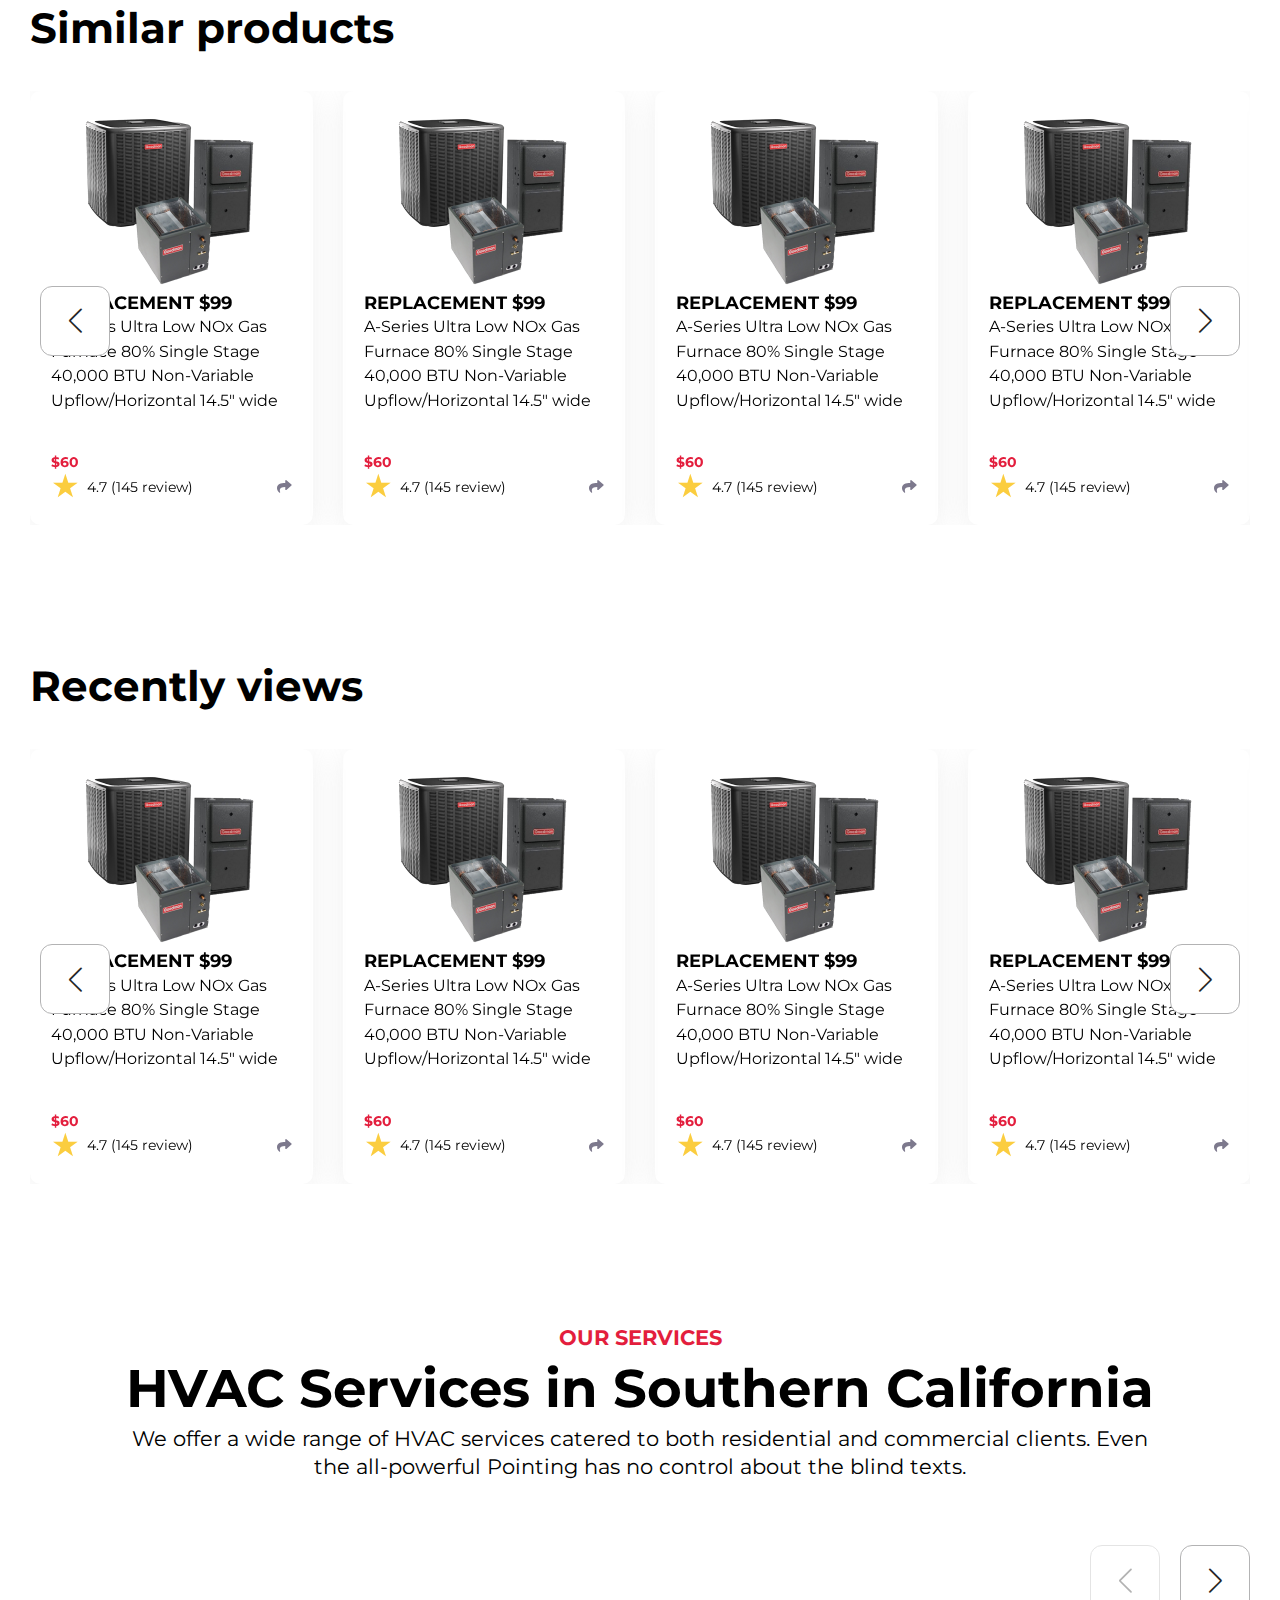
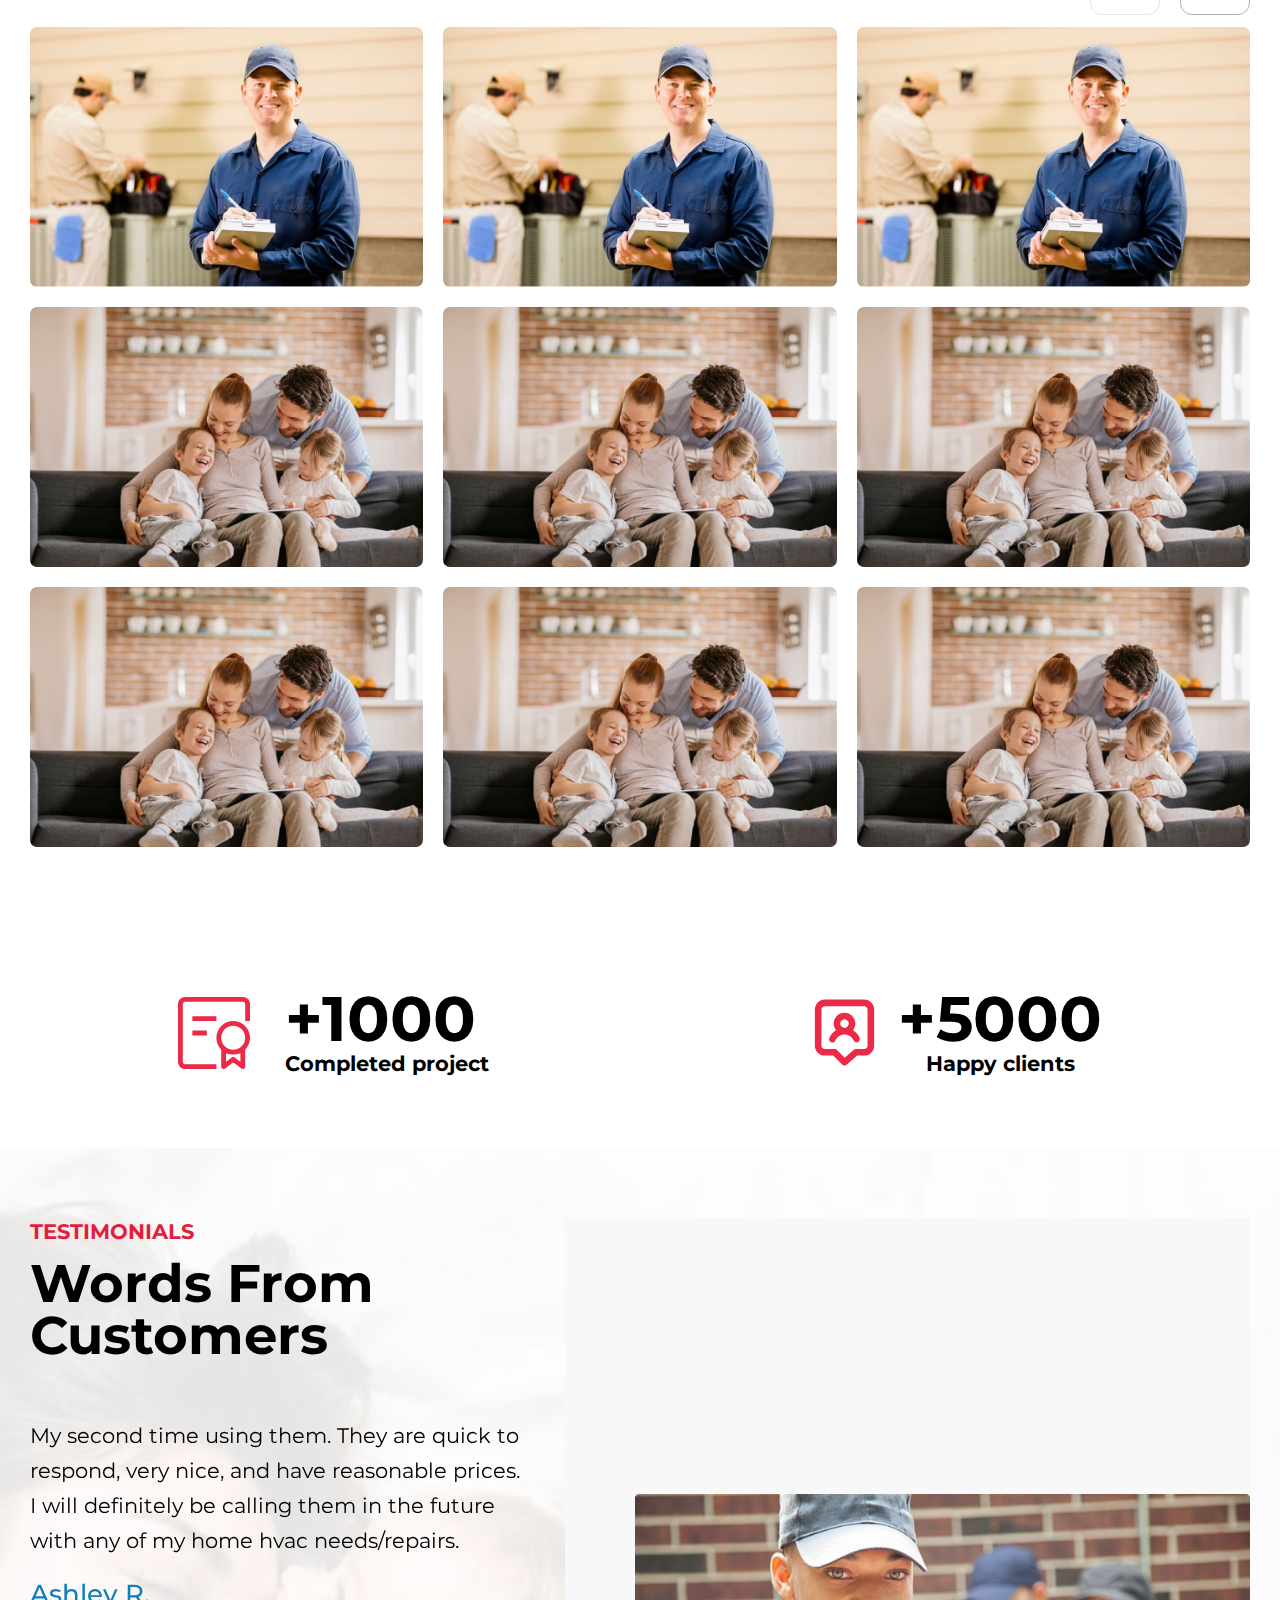
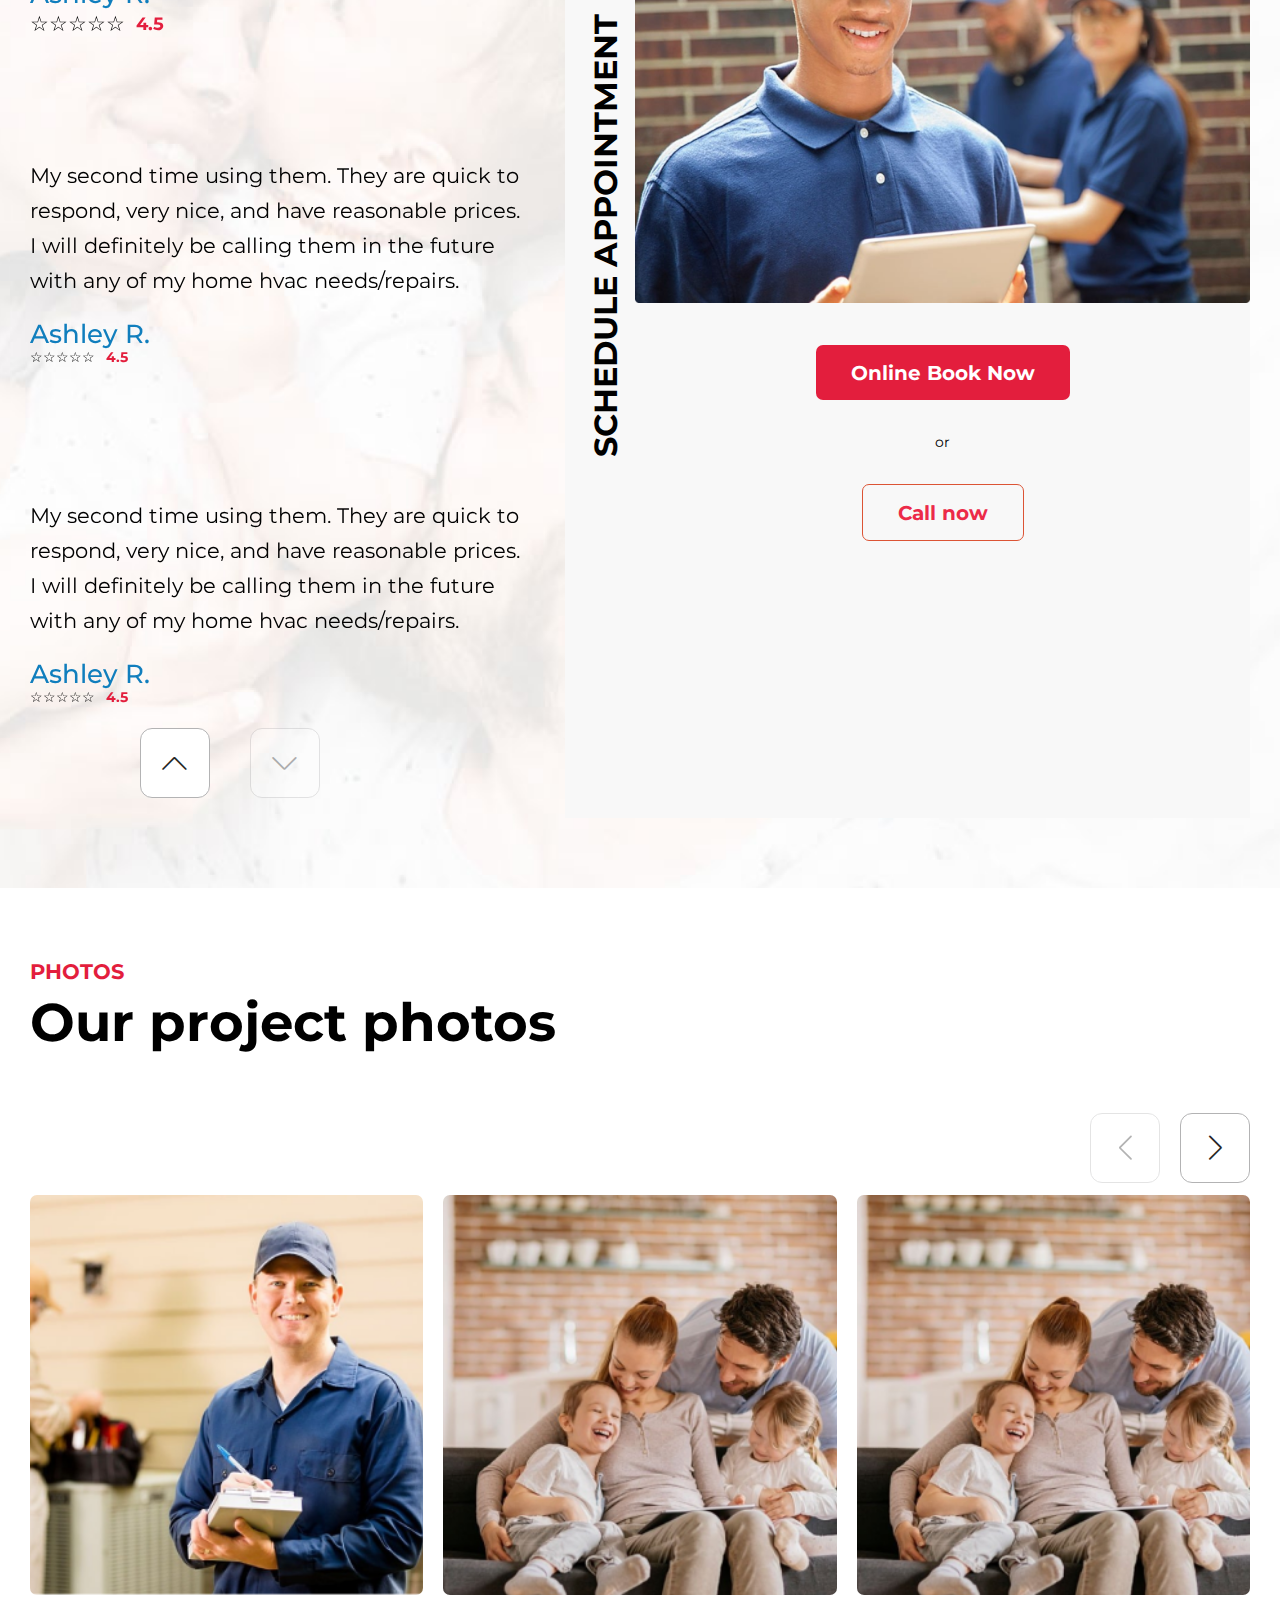
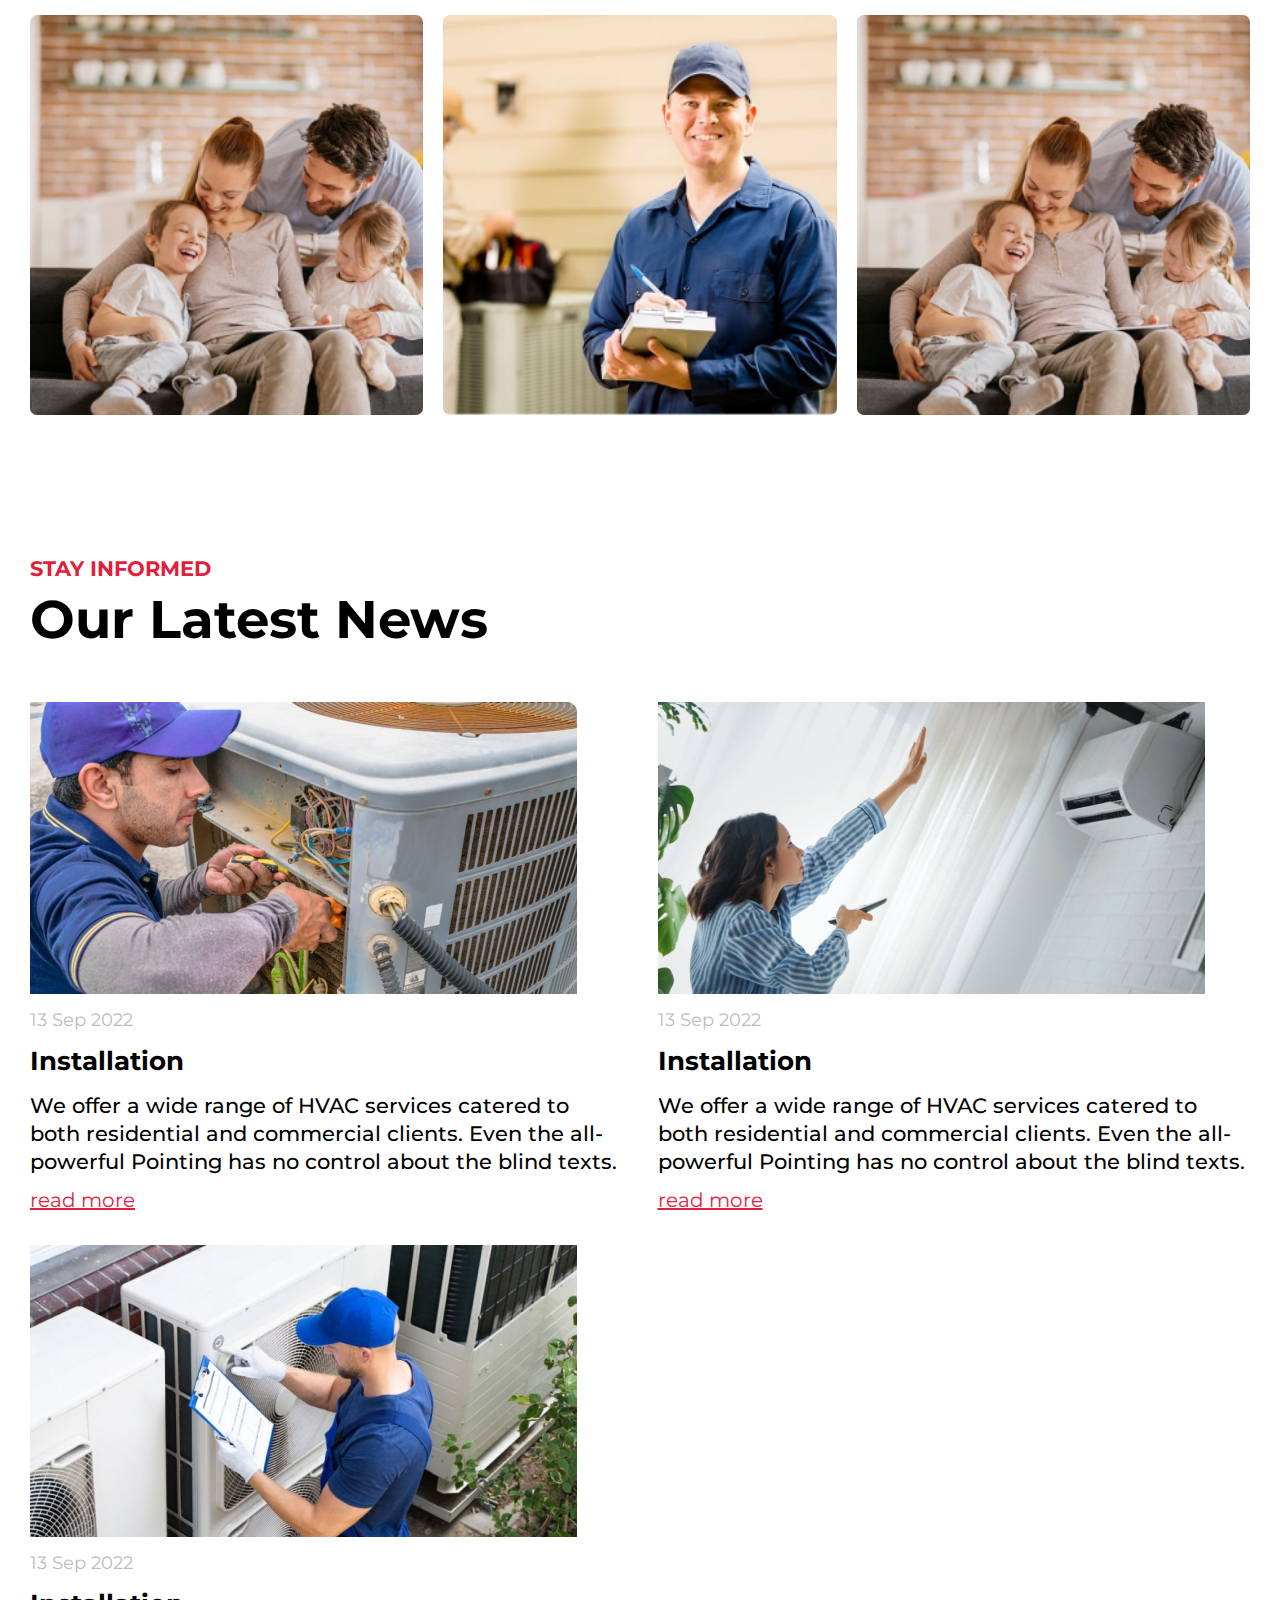
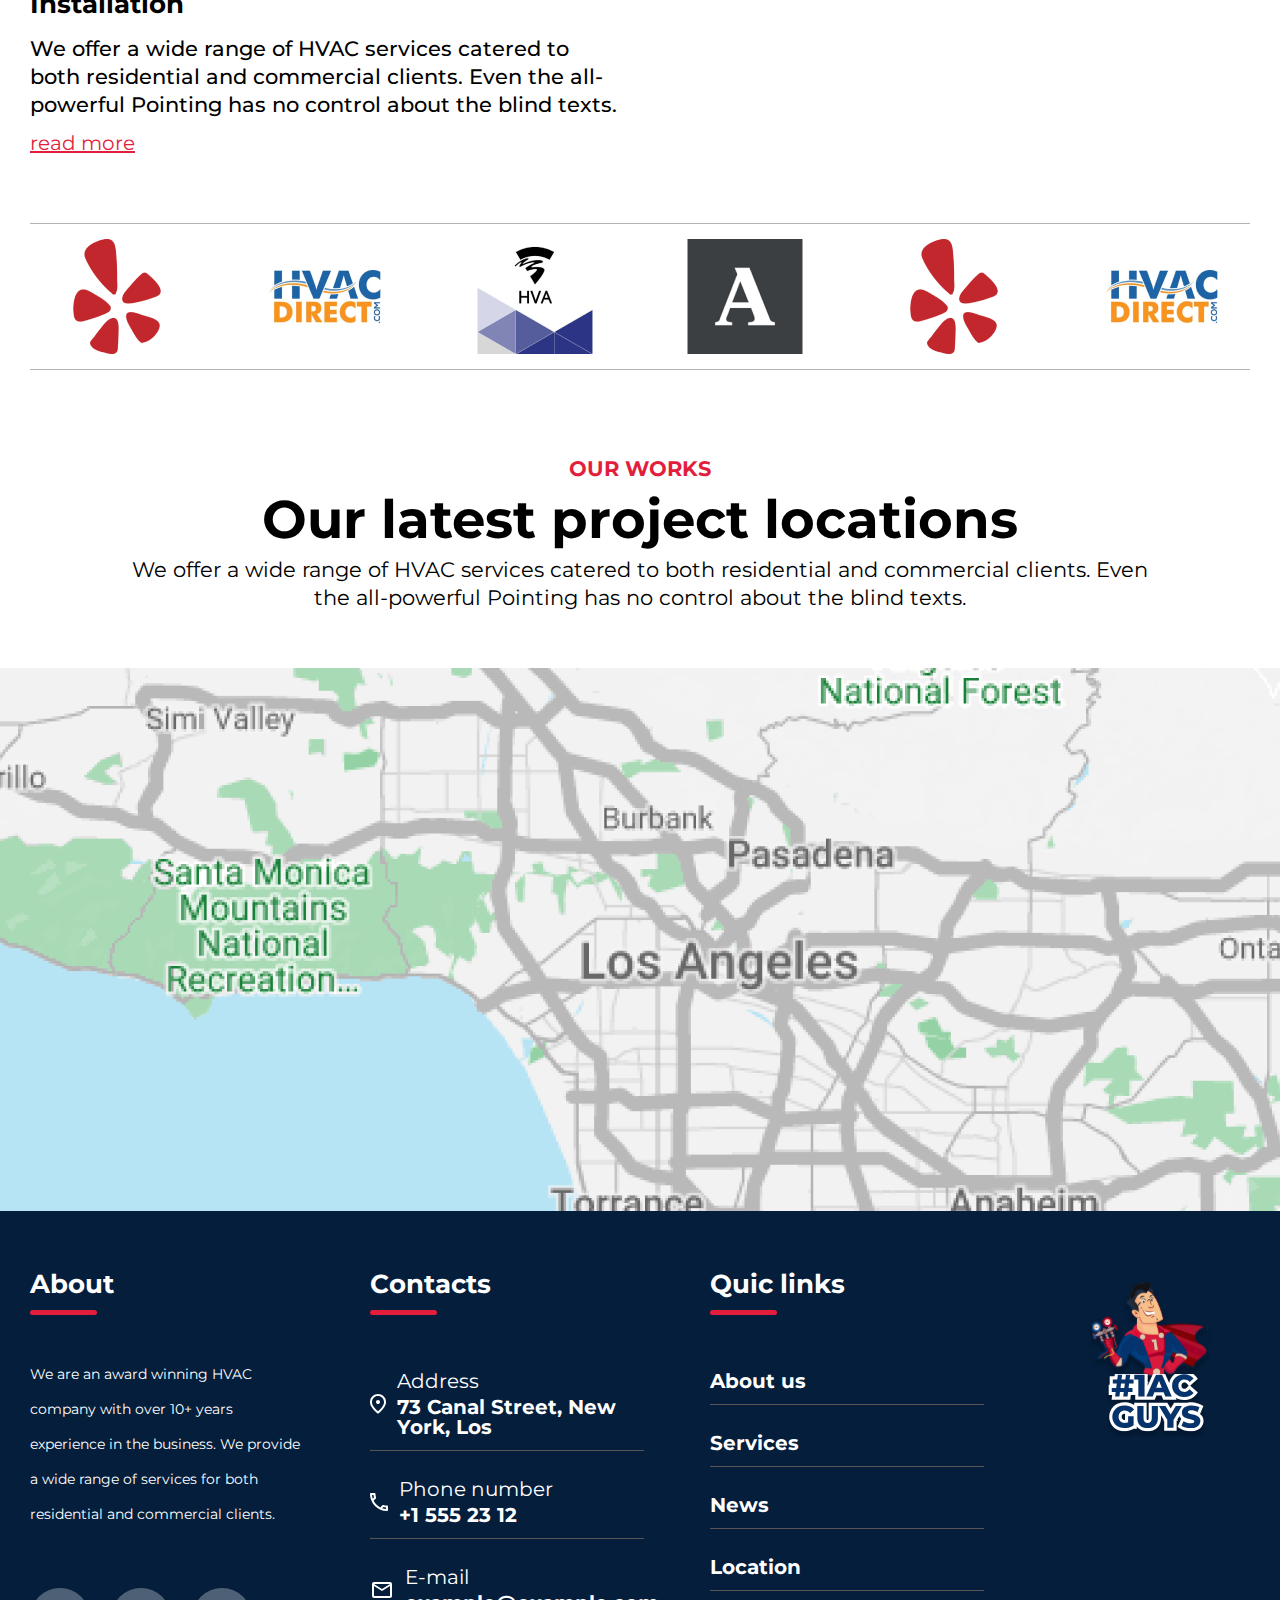
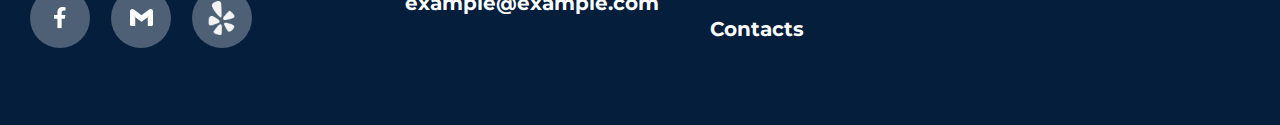
<file: equipment-single.html>
<!DOCTYPE html>
<html lang="en">
    <head>
        <meta charset="UTF-8">
        <meta name="viewport" content="width=device-width, initial-scale=1.0">
        <meta http-equiv="X-UA-Compatible" content="ie=edge">
        <title>equipment-single</title>
        <link rel="stylesheet" type="text/css" href="./css/style.css">
        <script defer src="./js/scripts.js"></script>
    </head>
    <body>
        <div class="wrapper">
            <header class="header">
                <div class="container">
                    <div class="header__sale mobile py-2.5 px-8 rounded-lg">
                        <p class="text-gradient flex items-center justify-center gap-2.5">
                            <span>20%</span>
                            Todays special Deal in your city
                        </p>
                    </div>
                    <div class="header__row">
                        <div class="header__logo">
                            <a href="index.html">
                                <img src="./img/svgicons/logo.svg" alt="logo">
                            </a>
                        </div>
                        <a href="#" class="btn mobile text-2xl">
                            <p>Book online now</p>
                            <img src="./img/svgicons/flag.svg" alt="24">
                        </a>
                        <div class="header__burger">
                            <span></span>
                        </div>
                        <div class="header__menu">
                            <div class="header__top">
                                <button class="header__address pc flex gap-3 items-center">
                                    <div class="btn">
                                        <img src="./img/svgicons/address.svg" alt="address">
                                    </div>
                                    <p class="text-neutral-800 font-medium text-base">73 Canal Street, California, LA</p>
                                    <div class="header__address-hover">
                                        We're showing you current address. But you can
                                        <span>change</span>
                                        your address.
                                    </div>
                                </button>
                                <div class="header__sale pc py-2.5 px-8 rounded-lg">
                                    <p class="text-gradient flex items-center justify-center gap-2.5">
                                        <span>20%</span>
                                        Todays special Deal in your city
                                    </p>
                                </div>
                                <a class="header__phone pc flex gap-3 items-center flex-row-reverse" href="tel: +1-818-888-10-10">
                                    <div class="btn">
                                        <img src="./img/svgicons/phone.svg" alt="phone">
                                    </div>
                                    <p class="text-neutral-800 font-medium text-base">+1-818-888-10-10</p>
                                </a>
                            </div>
                            <div class="header__bottom">
                                <nav class="header__links">
                                    <a href="#" class="text-neutral-800 font-bold text-lg uppercase">ABOUT US</a>
                                    <a href="#" class="text-neutral-800 font-bold text-lg uppercase">BEST OFFERS</a>
                                    <div class="header__link">
                                        <a href="#" class="text-neutral-800 font-bold text-lg uppercase">SERVICES</a>
                                        <div class="submenu">
                                            <div class="submenu__row">
                                                <a href="#">Heating repair</a>
                                                <a href="#">Heating repair</a>
                                                <a href="#">Heating repair</a>
                                                <a href="#">Heating repair</a>
                                                <a href="#">Heating repair</a>
                                                <a href="#">Heating repair</a>
                                                <a href="#">Heating repair</a>
                                                <a href="#">Heating repair</a>
                                                <a href="#">Heating repair</a>
                                                <a href="#">Heating repair</a>
                                                <a href="#">Heating repair</a>
                                            </div>
                                        </div>
                                    </div>
                                    <a href="#" class="text-neutral-800 font-bold text-lg uppercase">REVIEWS</a>
                                    <a href="#" class="text-neutral-800 font-bold text-lg uppercase">EQUIPMENT</a>
                                    <a href="#" class="text-neutral-800 font-bold text-lg uppercase">BLOG</a>
                                    <a href="#" class="text-neutral-800 font-bold text-lg uppercase">PROJECT PHOTOS</a>
                                </nav>
                                <a href="#" class="btn pc text-2xl flex items-center justify-center gap-4 flex-auto">
                                    <p>Book online now</p>
                                    <img src="./img/svgicons/flag.svg" alt="24">
                                </a>
                            </div>
                        </div>
                    </div>
                    <div class="flex items-center justify-between gap-4">
                        <button class="header__address mobile flex gap-3 items-center">
                            <div class="btn">
                                <img src="./img/svgicons/address.svg" alt="address">
                            </div>
                            <p class="text-neutral-800 font-medium text-base">73 Canal Street, California, LA</p>
                            <div class="header__address-hover">
                                We're showing you current address. But you can
                                <span>change</span>
                                your address.
                            </div>
                        </button>
                        <a class="header__phone mobile flex gap-3 items-center flex-row-reverse" href="tel: +1-818-888-10-10">
                            <div class="btn">
                                <img src="./img/svgicons/phone.svg" alt="phone">
                            </div>
                            <p class="text-neutral-800 font-medium text-base">+1-818-888-10-10</p>
                        </a>
                    </div>
                </div>
            </header>
            <main class="content">
                <section class="item-page__intro section">
                    <div class="container">
                        <div class="item-page__row">
                            <div class="item-page__slider">
                                <div class="item-slider swiper mb-10">
                                    <div class="swiper-wrapper">
                                        <a class="swiper-slide">
                                            <img class="img-responsive" src="./img/equipment/1.png">
                                        </a>
                                        <a class="swiper-slide">
                                            <img class="img-responsive" src="/img/equipment/2.png">
                                        </a>
                                        <a class="swiper-slide">
                                            <img class="img-responsive" src="/img/equipment/3.png">
                                        </a>
                                        <a class="swiper-slide">
                                            <img class="img-responsive" src="/img/equipment/1.png">
                                        </a>
                                    </div>
                                </div>
                                <!-- Thumbs -->
                                <div class="thumbs-slides swiper">
                                    <div class="swiper-wrapper">
                                        <div class="swiper-slide">
                                            <img class="img-responsive" src="./img/equipment/1.png">
                                        </div>
                                        <div class="swiper-slide">
                                            <img class="img-responsive" src="/img/equipment/2.png">
                                        </div>
                                        <div class="swiper-slide">
                                            <img class="img-responsive" src="/img/equipment/3.png">
                                        </div>
                                        <div class="swiper-slide">
                                            <img class="img-responsive" src="/img/equipment/1.png">
                                        </div>
                                    </div>
                                    <!-- If we need navigation buttons -->
                                    <div class="swiper-button-prev swiper-thumbs-prev"></div>
                                    <div class="swiper-button-next swiper-thumbs-next"></div>
                                </div>
                            </div>
                            <div class="item-page__info">
                                <header class="block-header mb-6">
                                    <h1 class="font-bold text-6xl mb-3">A-Series Ultra Low NOx Gas Furnace 80% Single Stage 40,000 BTU Non-Variable Upflow/Horizontal 14.5" wide</h1>
                                    <p class="text-2xl">A global print fulfillment company partnered with Mason Interactive to grow omnichannel sales via Search Engine Optimization (SEO). During the course of the engagement, the client saw a 134% increase in organic traffic, resulting in a measurable increase in leads, and sales. the client saw a 134% increase in organic traffic, resulting in a measurable increase in leads, and sales.</p>
                                </header>
                                <main class="mb-12">
                                    <div class="flex gap-2 items-center mb-6">
                                        <div class="rating__stars text-3xl">★</div>
                                        <p class="text-xl font-bold">4.7 (145 review)</p>
                                    </div>
                                    <div class="price mb-10">
                                        <p class="text-3xl mb-2 font-bold">1.5 Ton</p>
                                        <p class="price__price flex gap-4 text-5xl font-bold items-center">
                                            $ 2,500.00
                                            <span class="text-4xl font-medium">($ 150/m)</span>
                                        </p>
                                    </div>
                                    <nav class="social flex gap-4 items-center">
                                        <a href="#" class="social__item">
                                            <img src="./img/svgicons/faccebook-small-colored.svg" alt="faccebook">
                                        </a>
                                        <a href="#" class="social__item">
                                            <img src="./img/svgicons/twitter.svg" alt="twitter">
                                        </a>
                                        <a href="#" class="social__item">
                                            <img src="./img/svgicons/linked.svg" alt="linked">
                                        </a>
                                    </nav>
                                </main>
                                <footer class="flex gap-8">
                                    <div class="item-page__table pr-10">
                                        <table class="mb-10">
                                            <tbody>
                                                <tr class="active">
                                                    <td>1.5 Ton</td>
                                                    <td>$ 2,500.00</td>
                                                </tr>
                                                <tr>
                                                    <td>1.5 Ton</td>
                                                    <td>$ 2,500.00</td>
                                                </tr>
                                                <tr>
                                                    <td>1.5 Ton</td>
                                                    <td>$ 2,500.00</td>
                                                </tr>
                                                <tr>
                                                    <td>1.5 Ton</td>
                                                    <td>$ 2,500.00</td>
                                                </tr>
                                                <tr>
                                                    <td>1.5 Ton</td>
                                                    <td>$ 2,500.00</td>
                                                </tr>
                                                <tr>
                                                    <td>1.5 Ton</td>
                                                    <td>$ 2,500.00</td>
                                                </tr>
                                            </tbody>
                                        </table>
                                        <div class="bg-grey flex gap-2 justify-center items-center px-4 py-2 text-xl font-bold">
                                            <p class="text-gradient">REPLACEMENT</p>
                                            <p>$ 99</p>
                                        </div>
                                    </div>
                                    <div class="item-page__free bg-grey flex flex-col flex-auto items-center justify-center p-6">
                                        <p class="text-3xl font-bold">Today free estimate</p>
                                        <button class="btn">Online Book Now</button>
                                    </div>
                                </footer>
                            </div>
                        </div>
                    </div>
                </section>
                <article class="yers bg-grey">
                    <div class="container">
                        <div class="yers__row flex items-center justify-between gap-10">
                            <img src="./img/yers.png" alt="yers">
                            <h2 class="font-bold text-8xl">
                                10 YERS WARANTY
                            </h2>
                            <a href="#" class="btn text-3xl">Online Book Now</a>
                        </div>
                    </div>
                </article>
                <section class="item-info section">
                    <div class="container">
                        <nav class="item-info__links">
                            <button class="item-info__link px-12 py-6 text-3xl font-bold">Description</button>
                            <button class="item-info__link px-12 py-6 text-3xl font-bold">Manual</button>
                        </nav>
                        <main class="item-info__blocks">
                            <div class="item-info__block px-4 py-6">
                                <h3>Furnace + Coil + Condenser</h3>
                                <p>A Goodman combination system is a great choice to keep your home warm all season long. With tons of extra features and a great price, the GMES800403AN is a perfect choice for heating.</p>
                                <p>The GMES800403AN Goodman gas furnace features high-quality construction and efficient operation at a great value. The GMES800403AN single-stage, multi-speed furnace utilizes Goodman's superior heat exchanger design to provide efficient, reliable heating to your home. If you're looking to cut your energy bills and improve your comfort without breaking the bank, your search stops with the Goodman GMES800403AN.</p>
                                <button class="more-btn">read more</button>
                                <div class="more-popup">
                                    <div class="container">
                                        <div class="more-popup__row">
                                            <p class="text">A global print fulfillment company partnered with Mason Interactive to grow omnichannel sales via Search Engine Optimization (SEO). During the course of the engagement, the client saw a 134% increase in organic traffic, resulting in a measurable increase in leads, and sales.</p>
                                            <p class="text">The core SEO strategy has remained steady from day one: provide high-quality content to website visitors and be an authoritative thought leader in the industry; creating new, highly-useful content for the blog and landing pages; focusing on on-page optimizations targeting high-value search-terms.</p>
                                            <p class="text">A global print fulfillment company partnered with Mason Interactive to grow omnichannel sales via Search Engine Optimization (SEO). During the course of the engagement, the client saw a 134% increase in organic traffic, resulting in a measurable increase in leads, and sales.</p>
                                            <p class="text">The core SEO strategy has remained steady from day one: provide high-quality content to website visitors and be an authoritative thought leader in the industry; creating new, highly-useful content for the blog and landing pages; focusing on on-page optimizations targeting high-value search-terms.</p>
                                        </div>
                                        <div class="close">
                                            <img src="./img/svgicons/close.svg" alt="close">
                                        </div>
                                    </div>
                                </div>
                            </div>
                            <div class="item-info__block px-4 py-6">
                                <h3>Furnace + Coil + Condenser</h3>
                                <p>A Goodman combination system is a great choice to keep your home warm all season long. With tons of extra features and a great price, the GMES800403AN is a perfect choice for heating.</p>
                                <p>The GMES800403AN Goodman gas furnace features high-quality construction and efficient operation at a great value. The GMES800403AN single-stage, multi-speed furnace utilizes Goodman's superior heat exchanger design to provide efficient, reliable heating to your home. If you're looking to cut your energy bills and improve your comfort without breaking the bank, your search stops with the Goodman GMES800403AN.</p>
                                <button class="more-btn">read more</button>
                                <div class="more-popup">
                                    <div class="container">
                                        <div class="more-popup__row">
                                            <p class="text">A global print fulfillment company partnered with Mason Interactive to grow omnichannel sales via Search Engine Optimization (SEO). During the course of the engagement, the client saw a 134% increase in organic traffic, resulting in a measurable increase in leads, and sales.</p>
                                            <p class="text">The core SEO strategy has remained steady from day one: provide high-quality content to website visitors and be an authoritative thought leader in the industry; creating new, highly-useful content for the blog and landing pages; focusing on on-page optimizations targeting high-value search-terms.</p>
                                            <p class="text">A global print fulfillment company partnered with Mason Interactive to grow omnichannel sales via Search Engine Optimization (SEO). During the course of the engagement, the client saw a 134% increase in organic traffic, resulting in a measurable increase in leads, and sales.</p>
                                            <p class="text">The core SEO strategy has remained steady from day one: provide high-quality content to website visitors and be an authoritative thought leader in the industry; creating new, highly-useful content for the blog and landing pages; focusing on on-page optimizations targeting high-value search-terms.</p>
                                        </div>
                                        <div class="close">
                                            <img src="./img/svgicons/close.svg" alt="close">
                                        </div>
                                    </div>
                                </div>
                            </div>
                        </main>
                    </div>
                </section>
                <section class="specifications section bg-grey">
                    <div class="container">
                        <div class="specifications__table">
                            <h2 class="text-3xl font-bold mb-8">PRODUCT SPECIFICATIONS</h2>
                            <table class="mb-10">
                                <tbody>
                                    <tr>
                                        <td>Weight (in lbs)</td>
                                        <td>86.000000</td>
                                    </tr>
                                    <tr>
                                        <td>Exhaust Flue Requirement</td>
                                        <td>Metal</td>
                                    </tr>
                                    <tr>
                                        <td>Brand/Manufacturer</td>
                                        <td>Goodman</td>
                                    </tr>
                                    <tr>
                                        <td>Furnace Efficiency / AFUE</td>
                                        <td>0.8</td>
                                    </tr>
                                    <tr>
                                        <td>1.5 Ton</td>
                                        <td>$ 2,500.00</td>
                                    </tr>
                                    <tr>
                                        <td>1.5 Ton</td>
                                        <td>$ 2,500.00</td>
                                    </tr>
                                </tbody>
                            </table>
                        </div>
                    </div>
                </section>
                <section class="similar section">
                    <div class="container">
                        <h2 class="text-5xl font-bold mb-12">Similar products</h2>
                        <div class="swiper swiper-similar">
                            <div class="swiper-wrapper">
                                <div class="swiper-slide equipment-item p-6 rounded-xl">
                                    <img src="./img/equipment/3.png" alt="3">
                                    <h3 class="text-xl font-bold uppercase">REPLACEMENT  $99</h3>
                                    <p class="text-lg mb-12">A-Series Ultra Low NOx Gas Furnace 80% Single Stage 40,000 BTU Non-Variable Upflow/Horizontal 14.5" wide</p>
                                    <p class="text-gradient">$60</p>
                                    <footer class="equipment-item__footer flex justify-between items-center">
                                        <div class="flex gap-2 items-center">
                                            <div class="rating__stars">★</div>
                                            <p>4.7 (145 review)</p>
                                        </div>
                                        <img src="./img/svgicons/back.svg" alt="back">
                                    </footer>
                                </div>
                                <div class="swiper-slide equipment-item p-6 rounded-xl">
                                    <img src="./img/equipment/3.png" alt="3">
                                    <h3 class="text-xl font-bold uppercase">REPLACEMENT  $99</h3>
                                    <p class="text-lg mb-12">A-Series Ultra Low NOx Gas Furnace 80% Single Stage 40,000 BTU Non-Variable Upflow/Horizontal 14.5" wide</p>
                                    <p class="text-gradient">$60</p>
                                    <footer class="equipment-item__footer flex justify-between items-center">
                                        <div class="flex gap-2 items-center">
                                            <div class="rating__stars">★</div>
                                            <p>4.7 (145 review)</p>
                                        </div>
                                        <img src="./img/svgicons/back.svg" alt="back">
                                    </footer>
                                </div>
                                <div class="swiper-slide equipment-item p-6 rounded-xl">
                                    <img src="./img/equipment/3.png" alt="3">
                                    <h3 class="text-xl font-bold uppercase">REPLACEMENT  $99</h3>
                                    <p class="text-lg mb-12">A-Series Ultra Low NOx Gas Furnace 80% Single Stage 40,000 BTU Non-Variable Upflow/Horizontal 14.5" wide</p>
                                    <p class="text-gradient">$60</p>
                                    <footer class="equipment-item__footer flex justify-between items-center">
                                        <div class="flex gap-2 items-center">
                                            <div class="rating__stars">★</div>
                                            <p>4.7 (145 review)</p>
                                        </div>
                                        <img src="./img/svgicons/back.svg" alt="back">
                                    </footer>
                                </div>
                                <div class="swiper-slide equipment-item p-6 rounded-xl">
                                    <img src="./img/equipment/3.png" alt="3">
                                    <h3 class="text-xl font-bold uppercase">REPLACEMENT  $99</h3>
                                    <p class="text-lg mb-12">A-Series Ultra Low NOx Gas Furnace 80% Single Stage 40,000 BTU Non-Variable Upflow/Horizontal 14.5" wide</p>
                                    <p class="text-gradient">$60</p>
                                    <footer class="equipment-item__footer flex justify-between items-center">
                                        <div class="flex gap-2 items-center">
                                            <div class="rating__stars">★</div>
                                            <p>4.7 (145 review)</p>
                                        </div>
                                        <img src="./img/svgicons/back.svg" alt="back">
                                    </footer>
                                </div>
                                <div class="swiper-slide equipment-item p-6 rounded-xl">
                                    <img src="./img/equipment/3.png" alt="3">
                                    <h3 class="text-xl font-bold uppercase">REPLACEMENT  $99</h3>
                                    <p class="text-lg mb-12">A-Series Ultra Low NOx Gas Furnace 80% Single Stage 40,000 BTU Non-Variable Upflow/Horizontal 14.5" wide</p>
                                    <p class="text-gradient">$60</p>
                                    <footer class="equipment-item__footer flex justify-between items-center">
                                        <div class="flex gap-2 items-center">
                                            <div class="rating__stars">★</div>
                                            <p>4.7 (145 review)</p>
                                        </div>
                                        <img src="./img/svgicons/back.svg" alt="back">
                                    </footer>
                                </div>
                            </div>
                            <div class="swiper-button-prev swiper-similar-prev"></div>
                            <div class="swiper-button-next swiper-similar-next"></div>
                        </div>
                    </div>
                </section>
                <section class="recently section">
                    <div class="container">
                        <h2 class="text-5xl font-bold mb-12">Recently views</h2>
                        <div class="swiper swiper-recently">
                            <div class="swiper-wrapper">
                                <div class="swiper-slide equipment-item p-6 rounded-xl">
                                    <img src="./img/equipment/3.png" alt="3">
                                    <h3 class="text-xl font-bold uppercase">REPLACEMENT  $99</h3>
                                    <p class="text-lg mb-12">A-Series Ultra Low NOx Gas Furnace 80% Single Stage 40,000 BTU Non-Variable Upflow/Horizontal 14.5" wide</p>
                                    <p class="text-gradient">$60</p>
                                    <footer class="equipment-item__footer flex justify-between items-center">
                                        <div class="flex gap-2 items-center">
                                            <div class="rating__stars">★</div>
                                            <p>4.7 (145 review)</p>
                                        </div>
                                        <img src="./img/svgicons/back.svg" alt="back">
                                    </footer>
                                </div>
                                <div class="swiper-slide equipment-item p-6 rounded-xl">
                                    <img src="./img/equipment/3.png" alt="3">
                                    <h3 class="text-xl font-bold uppercase">REPLACEMENT  $99</h3>
                                    <p class="text-lg mb-12">A-Series Ultra Low NOx Gas Furnace 80% Single Stage 40,000 BTU Non-Variable Upflow/Horizontal 14.5" wide</p>
                                    <p class="text-gradient">$60</p>
                                    <footer class="equipment-item__footer flex justify-between items-center">
                                        <div class="flex gap-2 items-center">
                                            <div class="rating__stars">★</div>
                                            <p>4.7 (145 review)</p>
                                        </div>
                                        <img src="./img/svgicons/back.svg" alt="back">
                                    </footer>
                                </div>
                                <div class="swiper-slide equipment-item p-6 rounded-xl">
                                    <img src="./img/equipment/3.png" alt="3">
                                    <h3 class="text-xl font-bold uppercase">REPLACEMENT  $99</h3>
                                    <p class="text-lg mb-12">A-Series Ultra Low NOx Gas Furnace 80% Single Stage 40,000 BTU Non-Variable Upflow/Horizontal 14.5" wide</p>
                                    <p class="text-gradient">$60</p>
                                    <footer class="equipment-item__footer flex justify-between items-center">
                                        <div class="flex gap-2 items-center">
                                            <div class="rating__stars">★</div>
                                            <p>4.7 (145 review)</p>
                                        </div>
                                        <img src="./img/svgicons/back.svg" alt="back">
                                    </footer>
                                </div>
                                <div class="swiper-slide equipment-item p-6 rounded-xl">
                                    <img src="./img/equipment/3.png" alt="3">
                                    <h3 class="text-xl font-bold uppercase">REPLACEMENT  $99</h3>
                                    <p class="text-lg mb-12">A-Series Ultra Low NOx Gas Furnace 80% Single Stage 40,000 BTU Non-Variable Upflow/Horizontal 14.5" wide</p>
                                    <p class="text-gradient">$60</p>
                                    <footer class="equipment-item__footer flex justify-between items-center">
                                        <div class="flex gap-2 items-center">
                                            <div class="rating__stars">★</div>
                                            <p>4.7 (145 review)</p>
                                        </div>
                                        <img src="./img/svgicons/back.svg" alt="back">
                                    </footer>
                                </div>
                                <div class="swiper-slide equipment-item p-6 rounded-xl">
                                    <img src="./img/equipment/3.png" alt="3">
                                    <h3 class="text-xl font-bold uppercase">REPLACEMENT  $99</h3>
                                    <p class="text-lg mb-12">A-Series Ultra Low NOx Gas Furnace 80% Single Stage 40,000 BTU Non-Variable Upflow/Horizontal 14.5" wide</p>
                                    <p class="text-gradient">$60</p>
                                    <footer class="equipment-item__footer flex justify-between items-center">
                                        <div class="flex gap-2 items-center">
                                            <div class="rating__stars">★</div>
                                            <p>4.7 (145 review)</p>
                                        </div>
                                        <img src="./img/svgicons/back.svg" alt="back">
                                    </footer>
                                </div>
                            </div>
                            <div class="swiper-button-prev swiper-recently-prev"></div>
                            <div class="swiper-button-next swiper-recently-next"></div>
                        </div>
                    </div>
                </section>
                <article class="article">
                    <div class="container">
                        <header class="block-header mb-16 m-0 m-auto text-center">
                            <h3 class="text-gradient text-2xl font-bold mb-3 ">OUR SERVICES</h3>
                            <h2 class="font-bold text-6xl mb-3">HVAC Services in Southern California</h2>
                            <p class="text-2xl">We offer a wide range of HVAC services catered to both residential and commercial clients. Even the all-powerful Pointing has no control about the blind texts.</p>
                        </header>
                        <main class="swiper swiper-grid swiper-grid-three mb-40">
                            <div class="swiper-wrapper">
                                <div class="swiper-slide">
                                    <img src="./img/engineers/1.png" alt="1">
                                </div>
                                <div class="swiper-slide">
                                    <img src="./img/engineers/2.png" alt="2">
                                </div>
                                <div class="swiper-slide">
                                    <img src="./img/engineers/2.png" alt="3">
                                </div>
                                <div class="swiper-slide">
                                    <img src="./img/engineers/1.png" alt="1">
                                </div>
                                <div class="swiper-slide">
                                    <img src="./img/engineers/2.png" alt="2">
                                </div>
                                <div class="swiper-slide">
                                    <img src="./img/engineers/2.png" alt="3">
                                </div>
                                <div class="swiper-slide">
                                    <img src="./img/engineers/1.png" alt="1">
                                </div>
                                <div class="swiper-slide">
                                    <img src="./img/engineers/2.png" alt="2">
                                </div>
                                <div class="swiper-slide">
                                    <img src="./img/engineers/2.png" alt="3">
                                </div>
                                <div class="swiper-slide">
                                    <img src="./img/engineers/1.png" alt="1">
                                </div>
                                <div class="swiper-slide">
                                    <img src="./img/engineers/2.png" alt="2">
                                </div>
                                <div class="swiper-slide">
                                    <img src="./img/engineers/2.png" alt="3">
                                </div>
                                <div class="swiper-slide">
                                    <img src="./img/engineers/1.png" alt="1">
                                </div>
                                <div class="swiper-slide">
                                    <img src="./img/engineers/2.png" alt="2">
                                </div>
                                <div class="swiper-slide">
                                    <img src="./img/engineers/2.png" alt="3">
                                </div>
                                <div class="swiper-slide">
                                    <img src="./img/engineers/1.png" alt="1">
                                </div>
                                <div class="swiper-slide">
                                    <img src="./img/engineers/2.png" alt="2">
                                </div>
                                <div class="swiper-slide">
                                    <img src="./img/engineers/2.png" alt="3">
                                </div>
                            </div>
                            <div class="swiper-button-prev swiper-grid-three-prev"></div>
                            <div class="swiper-button-next swiper-grid-three-next"></div>
                        </main>
                        <footer class="awards flex items-center justify-around gap-6">
                            <div class="awards__award flex items-center gap-10">
                                <img src="./img/svgicons/clarity-small.svg" alt="clarity-small">
                                <div class="awards__text">
                                    <p class="text-7xl font-bold">+1000</p>
                                    <p class="text-2xl font-bold text-center">Completed project</p>
                                </div>
                            </div>
                            <div class="awards__award flex items-center gap-4">
                                <img src="./img/svgicons/clients.svg" alt="clients">
                                <div class="awards__text">
                                    <p class="text-7xl font-bold">+5000</p>
                                    <p class="text-2xl font-bold text-center">Happy clients</p>
                                </div>
                            </div>
                        </footer>
                    </div>
                </article>
                <section class="customers section bg-grey">
                    <img class="customers__bg" src="./img/cover.png" alt="cover">
                    <div class="container">
                        <div class="customers__row flex gap-10">
                            <div class="customers__slider">
                                <header class="block-header mb-16">
                                    <h3 class="text-gradient text-2xl font-bold mb-3 ">TESTIMONIALS</h3>
                                    <h2 class="font-bold text-6xl mb-3">Words From Customers</h2>
                                </header>
                                <div class="swiper swiper-vertical-three">
                                    <div class="swiper-wrapper">
                                        <div class="swiper-slide">
                                            <p class="text-2xl leading-10 mb-6">My second time using them. They are quick to respond, very nice, and have reasonable prices. I will definitely be calling them in the future with any of my home hvac needs/repairs.</p>
                                            <p class="swiper-vertical-three__name">Ashley R.</p>
                                            <div class="flex gap-3 items-center">
                                                <p class="text-2xl">☆☆☆☆☆</p>
                                                <p class="text-gradient text-xl">4.5</p>
                                            </div>
                                        </div>
                                        <div class="swiper-slide">
                                            <p class="text-2xl leading-10 mb-6">My second time using them. They are quick to respond, very nice, and have reasonable prices. I will definitely be calling them in the future with any of my home hvac needs/repairs.</p>
                                            <p class="swiper-vertical-three__name">Ashley R.</p>
                                            <div class="flex gap-3">
                                                <p>☆☆☆☆☆</p>
                                                <p class="text-gradient">4.5</p>
                                            </div>
                                        </div>
                                        <div class="swiper-slide">
                                            <p class="text-2xl leading-10 mb-6">My second time using them. They are quick to respond, very nice, and have reasonable prices. I will definitely be calling them in the future with any of my home hvac needs/repairs.</p>
                                            <p class="swiper-vertical-three__name">Ashley R.</p>
                                            <div class="flex gap-3">
                                                <p>☆☆☆☆☆</p>
                                                <p class="text-gradient">4.5</p>
                                            </div>
                                        </div>
                                        <div class="swiper-slide">
                                            <p class="text-2xl leading-10 mb-6">My second time using them. They are quick to respond, very nice, and have reasonable prices. I will definitely be calling them in the future with any of my home hvac needs/repairs.</p>
                                            <p class="swiper-vertical-three__name">Ashley R.</p>
                                            <div class="flex gap-3">
                                                <p>☆☆☆☆☆</p>
                                                <p class="text-gradient">4.5</p>
                                            </div>
                                        </div>
                                    </div>
                                    <div class="swiper-button-prev swiper-vertical-three-prev"></div>
                                    <div class="swiper-button-next swiper-vertical-three-next"></div>
                                </div>
                            </div>
                            <div class="customers__info flex flex-col items-center justify-center bg-grey">
                                <img class="block mb-12" src="./img/reviews/1.png" alt="1">
                                <div class="flex flex-col gap-10 items-center justify-center">
                                    <a href="#" class="btn">Online Book Now</a>
                                    <p>or</p>
                                    <a href="#" class="btn__bordered">Call now</a>
                                </div>
                                <div class="customers__text">
                                    Schedule appointment
                                </div>
                            </div>
                        </div>
                    </div>
                </section>
                <article class="photos article">
                    <div class="container">
                        <header class="block-header mb-16">
                            <h3 class="text-gradient text-2xl font-bold mb-3 ">PHOTOS</h3>
                            <h2 class="font-bold text-6xl mb-3">Our project photos</h2>
                        </header>
                        <main class="swiper swiper-grid swiper-grid-two">
                            <div class="swiper-wrapper">
                                <div class="swiper-slide">
                                    <img src="./img/engineers/1.png" alt="1">
                                </div>
                                <div class="swiper-slide">
                                    <img src="./img/engineers/2.png" alt="2">
                                </div>
                                <div class="swiper-slide">
                                    <img src="./img/engineers/2.png" alt="3">
                                </div>
                                <div class="swiper-slide">
                                    <img src="./img/engineers/1.png" alt="1">
                                </div>
                                <div class="swiper-slide">
                                    <img src="./img/engineers/2.png" alt="2">
                                </div>
                                <div class="swiper-slide">
                                    <img src="./img/engineers/2.png" alt="3">
                                </div>
                                <div class="swiper-slide">
                                    <img src="./img/engineers/1.png" alt="1">
                                </div>
                                <div class="swiper-slide">
                                    <img src="./img/engineers/2.png" alt="2">
                                </div>
                                <div class="swiper-slide">
                                    <img src="./img/engineers/2.png" alt="3">
                                </div>
                                <div class="swiper-slide">
                                    <img src="./img/engineers/1.png" alt="1">
                                </div>
                                <div class="swiper-slide">
                                    <img src="./img/engineers/2.png" alt="2">
                                </div>
                                <div class="swiper-slide">
                                    <img src="./img/engineers/2.png" alt="3">
                                </div>
                                <div class="swiper-slide">
                                    <img src="./img/engineers/1.png" alt="1">
                                </div>
                                <div class="swiper-slide">
                                    <img src="./img/engineers/2.png" alt="2">
                                </div>
                                <div class="swiper-slide">
                                    <img src="./img/engineers/2.png" alt="3">
                                </div>
                                <div class="swiper-slide">
                                    <img src="./img/engineers/1.png" alt="1">
                                </div>
                                <div class="swiper-slide">
                                    <img src="./img/engineers/2.png" alt="2">
                                </div>
                                <div class="swiper-slide">
                                    <img src="./img/engineers/2.png" alt="3">
                                </div>
                            </div>
                            <div class="swiper-button-prev swiper-grid-two-prev"></div>
                            <div class="swiper-button-next swiper-grid-two-next"></div>
                        </main>
                    </div>
                </article>
                <article class="news article">
                    <div class="container">
                        <header class="block-header mb-16">
                            <h3 class="text-gradient text-2xl font-bold mb-3 ">STAY INFORMED</h3>
                            <h2 class="font-bold text-6xl mb-3">Our Latest News</h2>
                        </header>
                        <div class="news__row grid gap-10">
                            <article class="news__article">
                                <img class="block mb-4" src="./img/items/1.png" alt="1">
                                <time datetime="2022-09-13" class=" block text-grey text-xl mb-4">13 Sep 2022</time>
                                <h3 class="text-3xl font-bold mb-4">Installation</h3>
                                <p class="text mb-4">We offer a wide range of HVAC services catered to both residential and commercial clients. Even the all-powerful Pointing has no control about the blind texts.</p>
                                <a href="#">read more</a>
                            </article>
                            <article class="news__article">
                                <img class="block mb-4" src="./img/items/2.png" alt="2">
                                <time datetime="2022-09-13" class="block text-grey text-xl mb-4">13 Sep 2022</time>
                                <h3 class="text-3xl font-bold mb-4">Installation</h3>
                                <p class="text mb-4">We offer a wide range of HVAC services catered to both residential and commercial clients. Even the all-powerful Pointing has no control about the blind texts.</p>
                                <a href="#">read more</a>
                            </article>
                            <article class="news__article">
                                <img class="block mb-4" src="./img/items/3.png" alt="3">
                                <time datetime="2022-09-13" class="block text-grey text-xl mb-4">13 Sep 2022</time>
                                <h3 class="text-3xl font-bold mb-4">Installation</h3>
                                <p class="text mb-4">We offer a wide range of HVAC services catered to both residential and commercial clients. Even the all-powerful Pointing has no control about the blind texts.</p>
                                <a href="#">read more</a>
                            </article>
                        </div>
                    </div>
                </article>
                <article class="company">
                    <div class="container">
                        <div class="company__row grid gap-10">
                            <div class="company__company">
                                <img src="./img/items/4.png" alt="4">
                            </div>
                            <div class="company__company">
                                <img src="./img/items/5.png" alt="5">
                            </div>
                            <div class="company__company">
                                <img src="./img/items/6.png" alt="6">
                            </div>
                            <div class="company__company">
                                <img src="./img/items/7.png" alt="7">
                            </div>
                            <div class="company__company">
                                <img src="./img/items/4.png" alt="4">
                            </div>
                            <div class="company__company">
                                <img src="./img/items/5.png" alt="5">
                            </div>
                        </div>
                    </div>
                </article>
                <article class="map">
                    <div class="container">
                        <header class="block-header mb-16 m-0 m-auto text-center">
                            <h3 class="text-gradient text-2xl font-bold mb-3 ">OUR WORKS</h3>
                            <h2 class="font-bold text-6xl mb-3">Our latest project locations</h2>
                            <p class="text-2xl">We offer a wide range of HVAC services catered to both residential and commercial clients. Even the all-powerful Pointing has no control about the blind texts.</p>
                        </header>
                    </div>
                    <img src="./img/map.png" alt="map">
                </article>
            </main>
            <footer class="footer">
                <div class="container">
                    <div class="footer__row">
                        <div class="footer__item">
                            <h3 class="footer__title">
                                About
                            </h3>
                            <p class="text-base leading-10 mb-16">
                                We are an award winning HVAC company with over 10+ years experience in the business. We provide a wide range of services for both residential and commercial clients.
                            </p>
                            <div class="footer__social flex gap-6">
                                <a href="#" class="footer__link">
                                    <img src="./img/svgicons/faccebook-small.svg" alt="faccebook">
                                </a>
                                <a href="#" class="footer__link">
                                    <img src="./img/svgicons/gmail.svg" alt="gmail">
                                </a>
                                <a href="#" class="footer__link">
                                    <img src="./img/svgicons/yelp-small.svg" alt="yelp">
                                </a>
                            </div>
                        </div>
                        <div class="footer__item">
                            <div class="footer__title">
                                Contacts
                            </div>
                            <nav class="footer__nav">
                                <a href="#">
                                    <img src="./img/svgicons/address.svg" alt="address">
                                    <div>
                                        <p>Address</p>
                                        <b>73 Canal Street, New York, Los</b>
                                    </div>
                                </a>
                                <a href="tel:+1 555 23 12">
                                    <img src="./img/svgicons/phone.svg" alt="phone">
                                    <div>
                                        <p>Phone number</p>
                                        <b>+1 555 23 12</b>
                                    </div>
                                </a>
                                <a href="mailto:example@example.com">
                                    <img src="./img/svgicons/mail.svg" alt="mail">
                                    <div>
                                        <p>E-mail</p>
                                        <b>example@example.com</b>
                                    </div>
                                </a>
                            </nav>
                        </div>
                        <div class="footer__item">
                            <div class="footer__title">
                                Quic links
                            </div>
                            <nav class="footer__nav">
                                <a href="#" class="font-bold">About us</a>
                                <a href="#" class="font-bold">Services</a>
                                <a href="#" class="font-bold">News</a>
                                <a href="#" class="font-bold">Location</a>
                                <a href="#" class="font-bold">Contacts</a>
                            </nav>
                        </div>
                        <div class="footer__logo">
                            <img src="./img/svgicons/logo-footer.svg" alt="logo">
                        </div>
                    </div>
                </div>
            </footer>
        </div>
    </body>
</html>
</file>
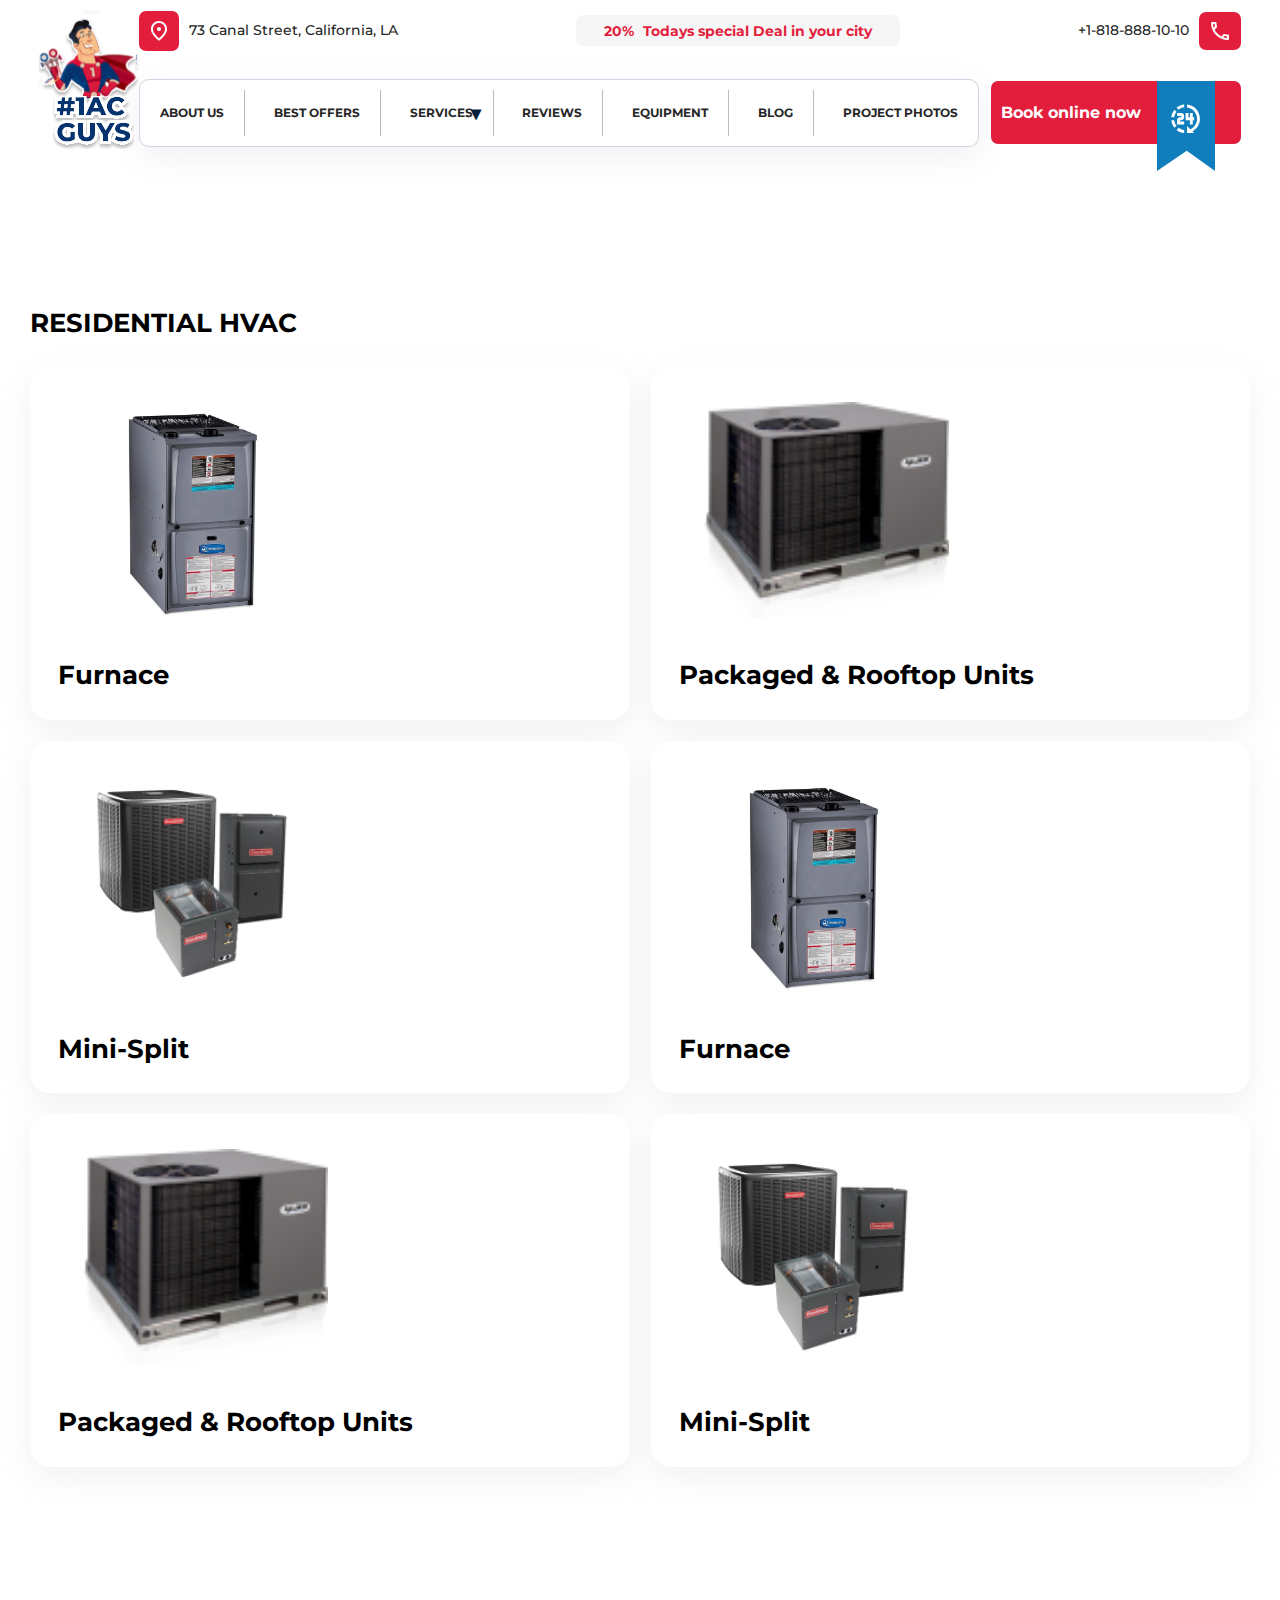
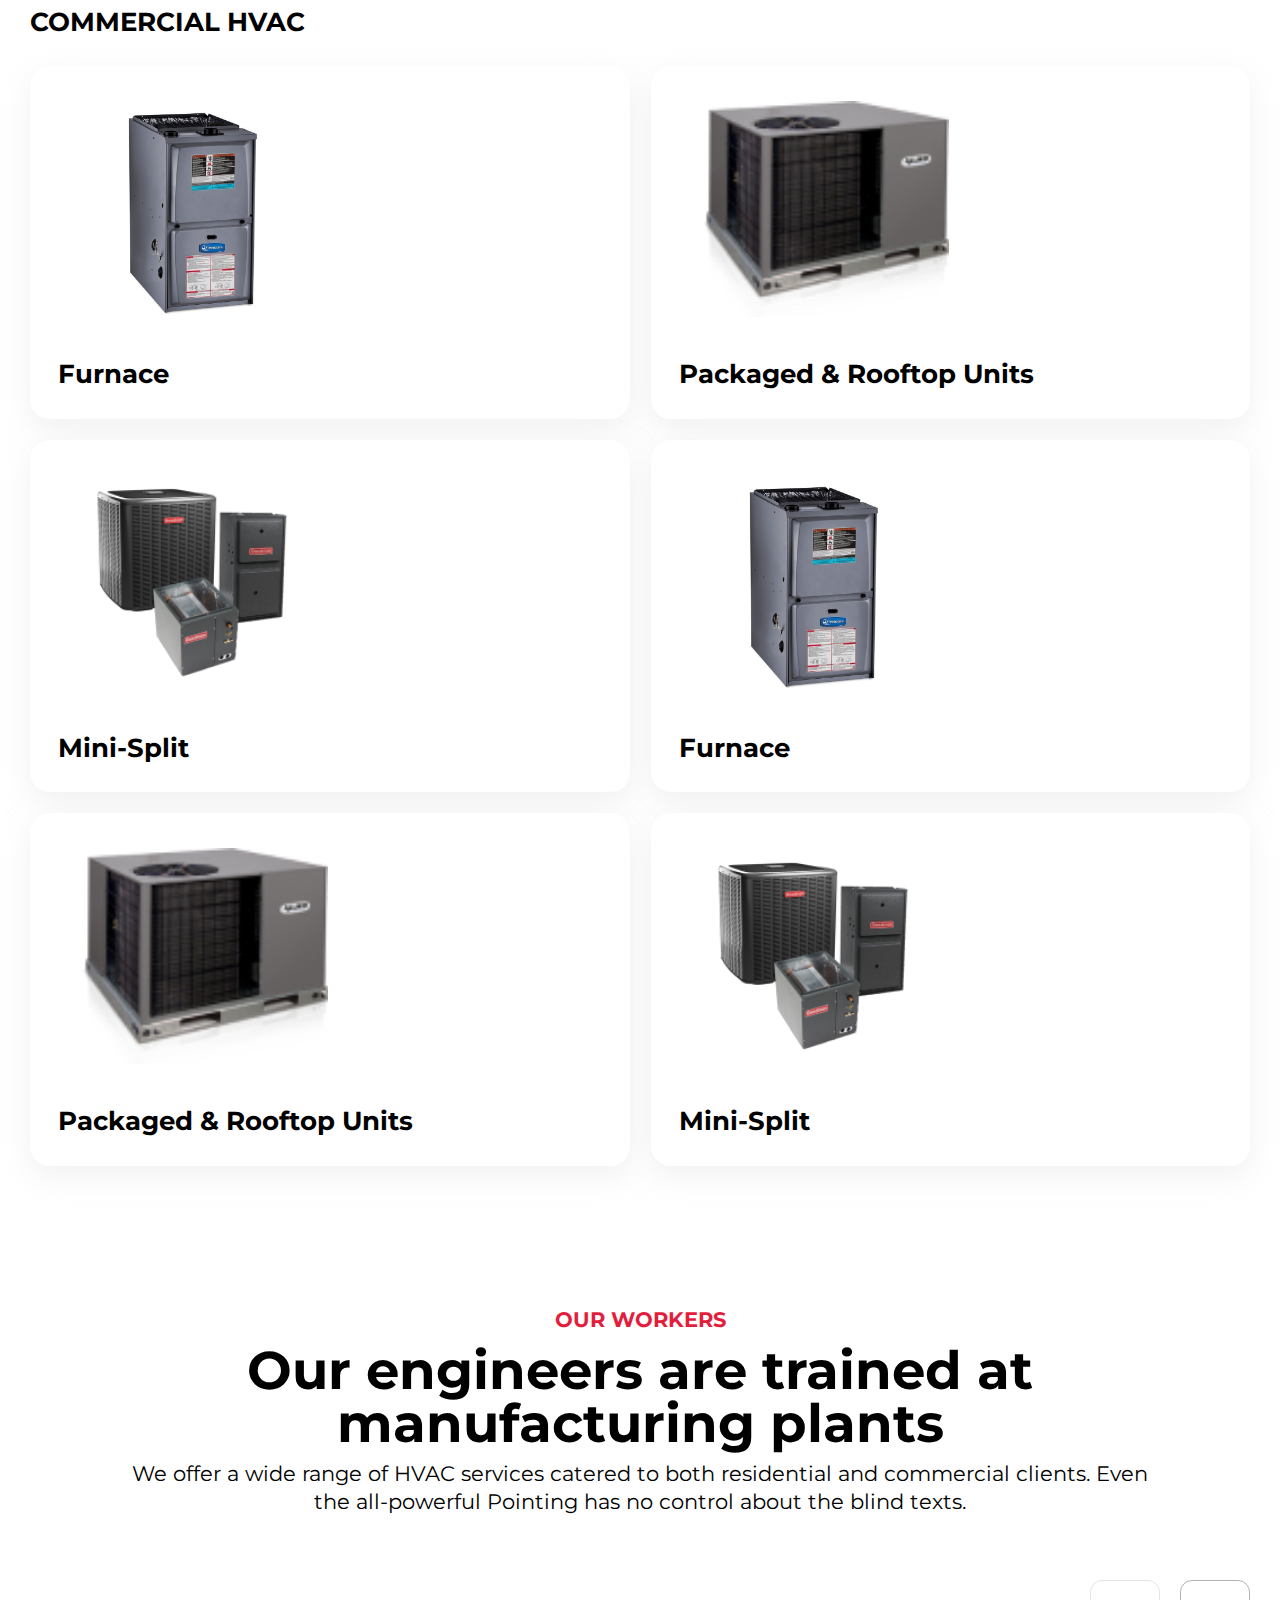
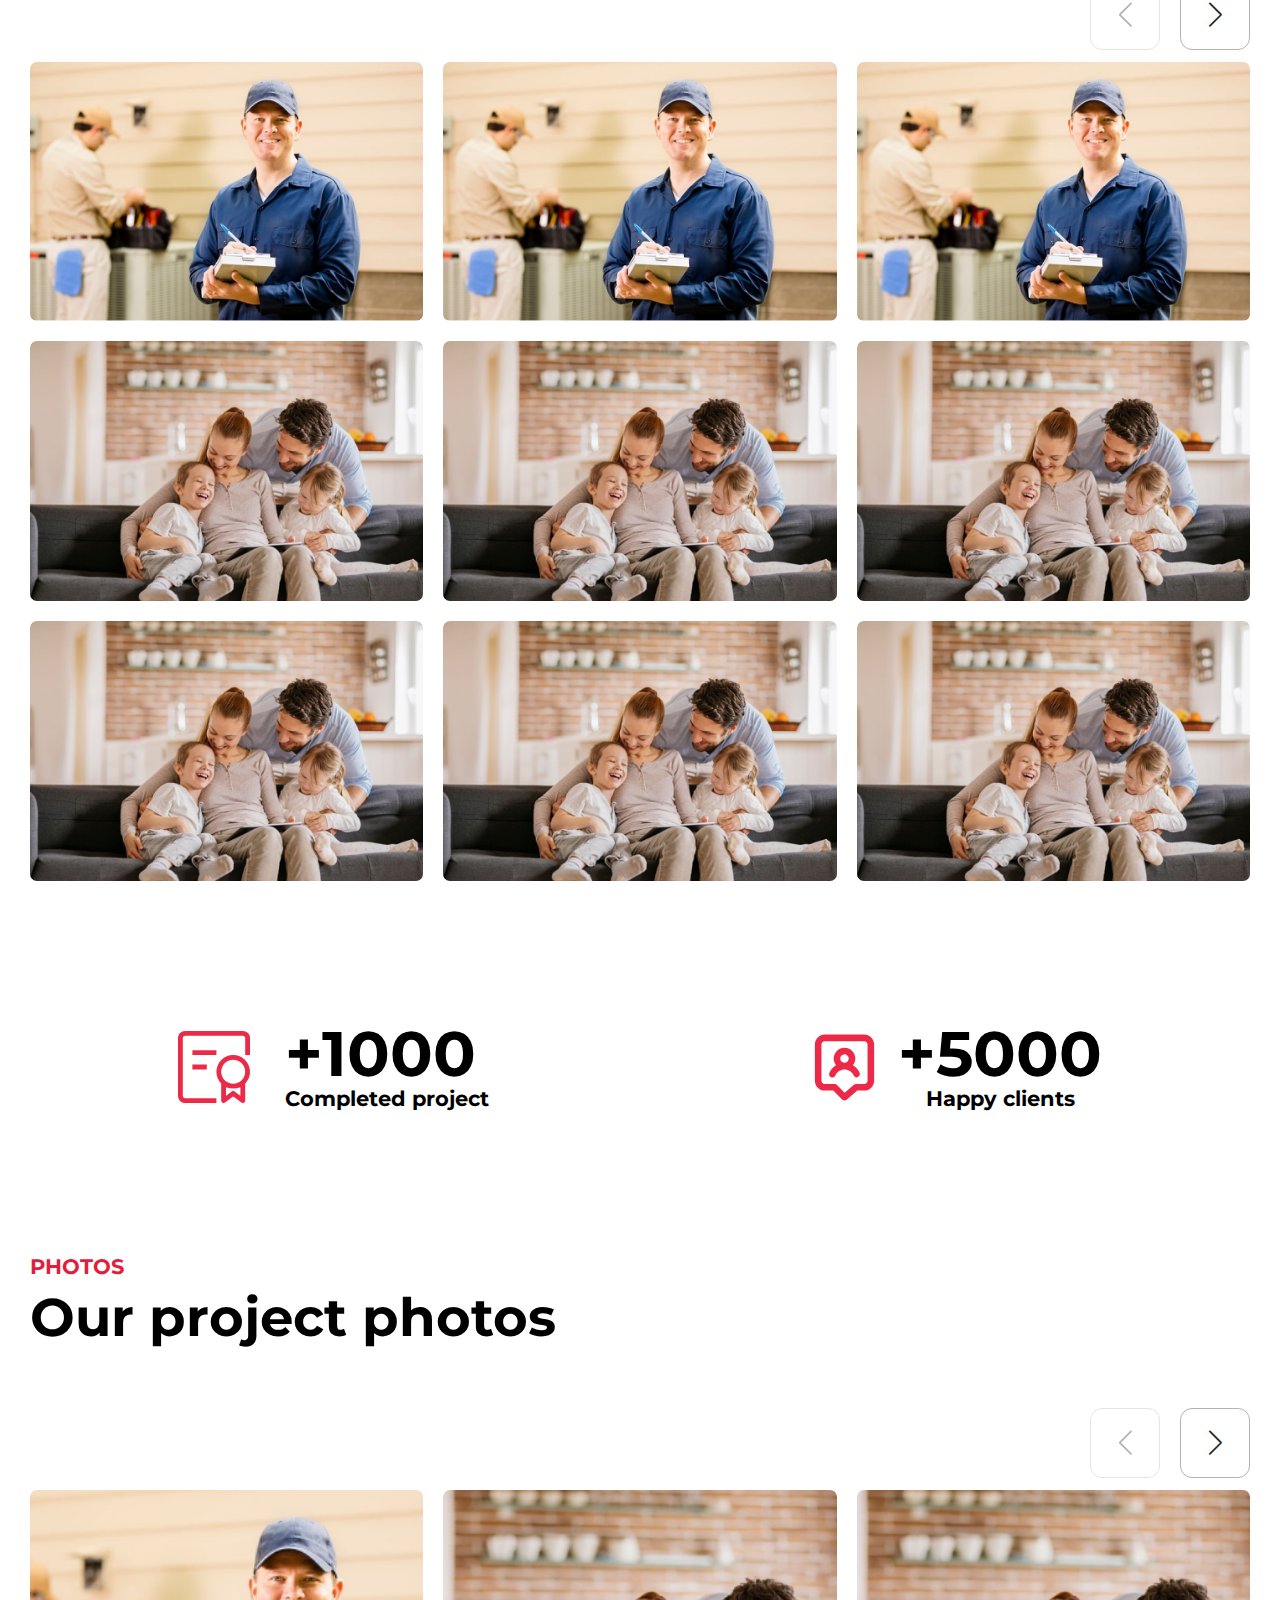
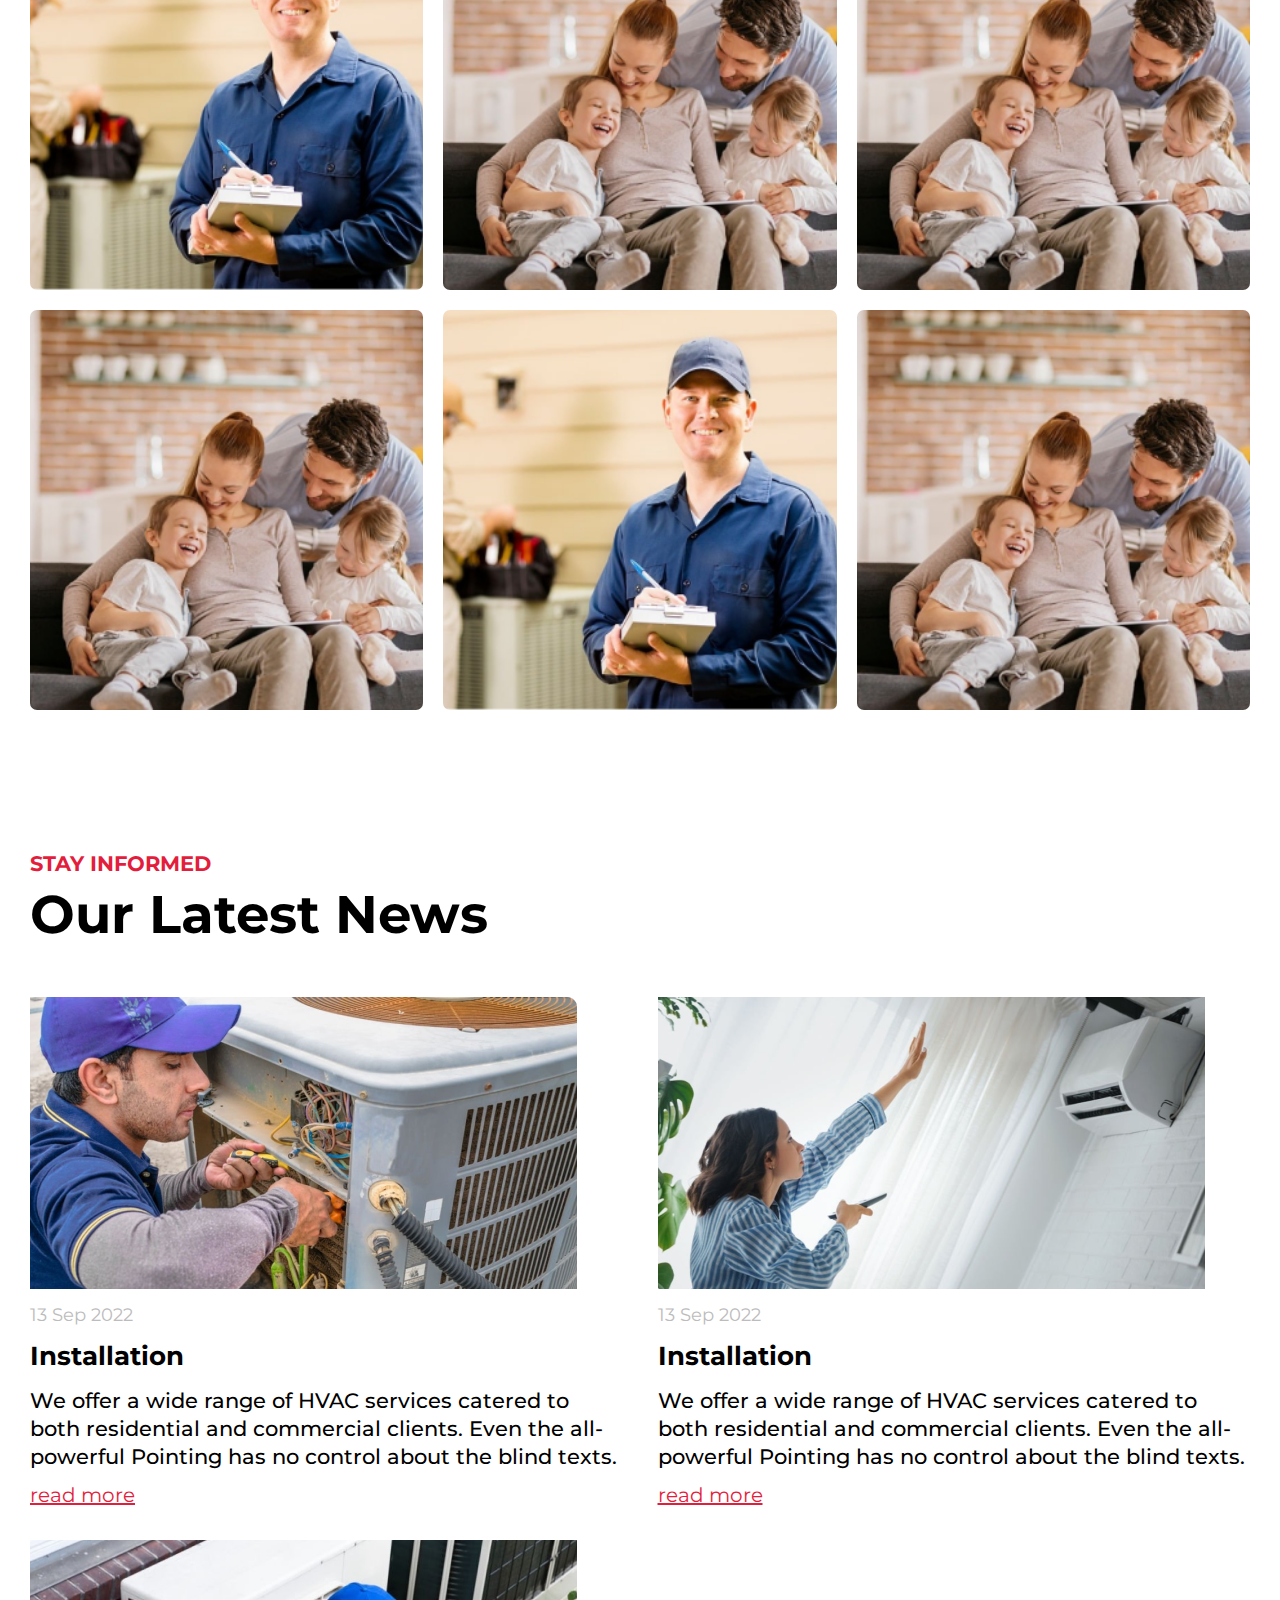
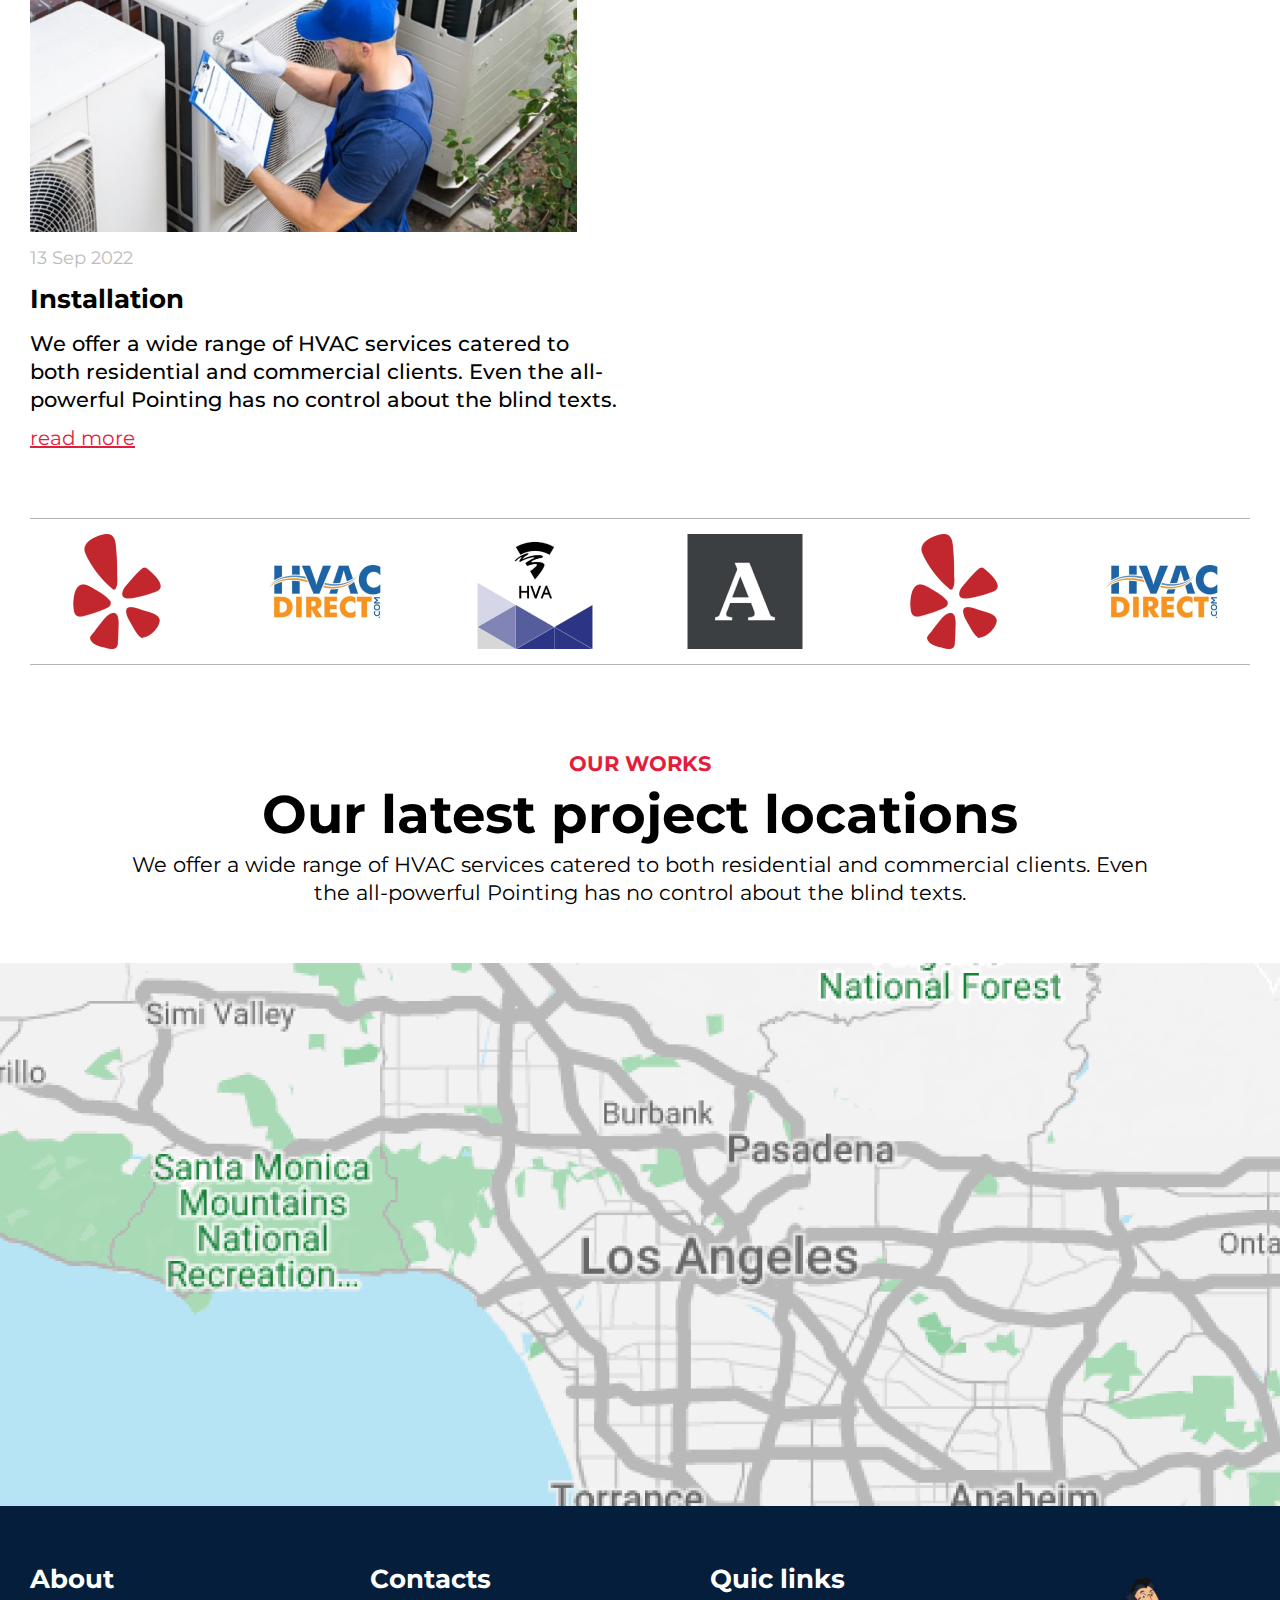
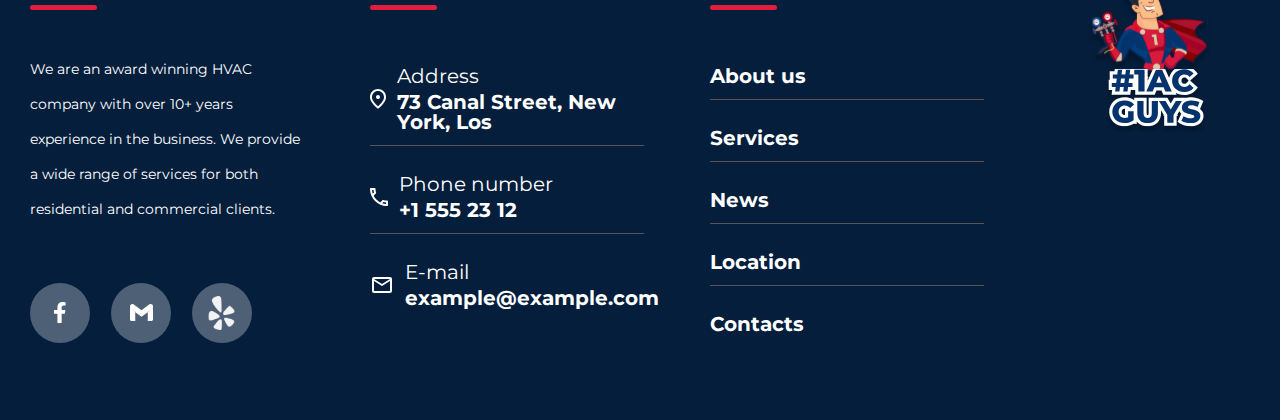
<file: equipment-two.html>
<!DOCTYPE html>
<html lang="en">
    <head>
        <meta charset="UTF-8">
        <meta name="viewport" content="width=device-width, initial-scale=1.0">
        <meta http-equiv="X-UA-Compatible" content="ie=edge">
        <title>Equipment</title>
        <link rel="stylesheet" type="text/css" href="./css/style.css">
        <script defer src="./js/scripts.js"></script>
    </head>
    <body>
        <div class="wrapper">
            <header class="header">
                <div class="container">
                    <div class="header__row">
                        <div class="header__logo">
                            <a href="index.html">
                                <img src="./img/svgicons/logo.svg" alt="logo">
                            </a>
                        </div>
                        <div class="header__burger">
                            <span></span>
                        </div>
                        <div class="header__menu">
                            <div class="header__top">
                                <button class="header__address flex gap-3 items-center">
                                    <div class="btn">
                                        <img src="./img/svgicons/address.svg" alt="address">
                                    </div>
                                    <p class="text-neutral-800 font-medium text-base">73 Canal Street, California, LA</p>
                                    <div class="header__address-hover">
                                        We're showing you current address. But you can
                                        <span>change</span>
                                        your address.
                                    </div>
                                </button>
                                <div class="header__sale py-2.5 px-8 rounded-lg">
                                    <p class="text-gradient flex items-center justify-center gap-2.5">
                                        <span>20%</span>
                                        Todays special Deal in your city
                                    </p>
                                </div>
                                <a class="header__phone flex gap-3 items-center flex-row-reverse" href="tel: +1-818-888-10-10">
                                    <div class="btn">
                                        <img src="./img/svgicons/phone.svg" alt="phone">
                                    </div>
                                    <p class="text-neutral-800 font-medium text-base">+1-818-888-10-10</p>
                                </a>
                            </div>
                            <div class="header__bottom">
                                <nav class="header__links">
                                    <a href="#" class="text-neutral-800 font-bold text-lg uppercase">ABOUT US</a>
                                    <a href="#" class="text-neutral-800 font-bold text-lg uppercase">BEST OFFERS</a>
                                    <div class="header__link">
                                        <a href="#" class="text-neutral-800 font-bold text-lg uppercase">SERVICES</a>
                                        <div class="submenu">
                                            <div class="submenu__row">
                                                <a href="#">Heating repair</a>
                                                <a href="#">Heating repair</a>
                                                <a href="#">Heating repair</a>
                                                <a href="#">Heating repair</a>
                                                <a href="#">Heating repair</a>
                                                <a href="#">Heating repair</a>
                                                <a href="#">Heating repair</a>
                                                <a href="#">Heating repair</a>
                                                <a href="#">Heating repair</a>
                                                <a href="#">Heating repair</a>
                                                <a href="#">Heating repair</a>
                                            </div>
                                        </div>
                                    </div>
                                    <a href="#" class="text-neutral-800 font-bold text-lg uppercase">REVIEWS</a>
                                    <a href="#" class="text-neutral-800 font-bold text-lg uppercase">EQUIPMENT</a>
                                    <a href="#" class="text-neutral-800 font-bold text-lg uppercase">BLOG</a>
                                    <a href="#" class="text-neutral-800 font-bold text-lg uppercase">PROJECT PHOTOS</a>
                                </nav>
                                <a href="#" class="btn pc text-2xl flex items-center justify-center gap-4 flex-auto">
                                    <p>Book online now</p>
                                    <img src="./img/svgicons/flag.svg" alt="24">
                                </a>
                            </div>
                        </div>
                    </div>
                </div>
            </header>
            <main class="content">
                <article class="equipment article">
                    <div class="container">
                        <h2 class="text-3xl font-bold mb-8">RESIDENTIAL HVAC</h2>
                        <div class="equipment__row grid gap-6">
                            <div class="equipment__item p-8 rounded-xl">
                                <div class="equipment__img mb-10">
                                    <img src="./img/equipment/1.png" alt="1">
                                </div>
                                <p class="text-3xl font-bold">Furnace</p>
                            </div>
                            <div class="equipment__item p-8 rounded-xl">
                                <div class="equipment__img mb-10">
                                    <img src="./img/equipment/2.png" alt="1">
                                </div>
                                <p class="text-3xl font-bold">
                                    Packaged 
                                    & Rooftop Units
                                </p>
                            </div>
                            <div class="equipment__item p-8 rounded-xl">
                                <div class="equipment__img mb-10">
                                    <img src="./img/equipment/3.png" alt="1">
                                </div>
                                <p class="text-3xl font-bold">Mini-Split</p>
                            </div>
                            <div class="equipment__item p-8 rounded-xl">
                                <div class="equipment__img mb-10">
                                    <img src="./img/equipment/1.png" alt="1">
                                </div>
                                <p class="text-3xl font-bold">Furnace</p>
                            </div>
                            <div class="equipment__item p-8 rounded-xl">
                                <div class="equipment__img mb-10">
                                    <img src="./img/equipment/2.png" alt="1">
                                </div>
                                <p class="text-3xl font-bold">
                                    Packaged 
                                    & Rooftop Units
                                </p>
                            </div>
                            <div class="equipment__item p-8 rounded-xl">
                                <div class="equipment__img mb-10">
                                    <img src="./img/equipment/3.png" alt="1">
                                </div>
                                <p class="text-3xl font-bold">Mini-Split</p>
                            </div>
                        </div>
                    </div>
                </article>
                <article class="equipment article">
                    <div class="container">
                        <h2 class="text-3xl font-bold mb-8">COMMERCIAL HVAC</h2>
                        <div class="equipment__row grid gap-6">
                            <div class="equipment__item p-8 rounded-xl">
                                <div class="equipment__img mb-10">
                                    <img src="./img/equipment/1.png" alt="1">
                                </div>
                                <p class="text-3xl font-bold">Furnace</p>
                            </div>
                            <div class="equipment__item p-8 rounded-xl">
                                <div class="equipment__img mb-10">
                                    <img src="./img/equipment/2.png" alt="1">
                                </div>
                                <p class="text-3xl font-bold">
                                    Packaged 
                                    & Rooftop Units
                                </p>
                            </div>
                            <div class="equipment__item p-8 rounded-xl">
                                <div class="equipment__img mb-10">
                                    <img src="./img/equipment/3.png" alt="1">
                                </div>
                                <p class="text-3xl font-bold">Mini-Split</p>
                            </div>
                            <div class="equipment__item p-8 rounded-xl">
                                <div class="equipment__img mb-10">
                                    <img src="./img/equipment/1.png" alt="1">
                                </div>
                                <p class="text-3xl font-bold">Furnace</p>
                            </div>
                            <div class="equipment__item p-8 rounded-xl">
                                <div class="equipment__img mb-10">
                                    <img src="./img/equipment/2.png" alt="1">
                                </div>
                                <p class="text-3xl font-bold">
                                    Packaged 
                                    & Rooftop Units
                                </p>
                            </div>
                            <div class="equipment__item p-8 rounded-xl">
                                <div class="equipment__img mb-10">
                                    <img src="./img/equipment/3.png" alt="1">
                                </div>
                                <p class="text-3xl font-bold">Mini-Split</p>
                            </div>
                        </div>
                    </div>
                </article>
                <article class="article">
                    <div class="container">
                        <header class="block-header mb-16 m-0 m-auto text-center">
                            <h3 class="text-gradient text-2xl font-bold mb-3 ">OUR WORKERS</h3>
                            <h2 class="font-bold text-6xl mb-3">Our engineers are trained at manufacturing plants</h2>
                            <p class="text-2xl">We offer a wide range of HVAC services catered to both residential and commercial clients. Even the all-powerful Pointing has no control about the blind texts.</p>
                        </header>
                        <main class="swiper swiper-grid swiper-grid-three mb-40">
                            <div class="swiper-wrapper">
                                <div class="swiper-slide">
                                    <img src="./img/engineers/1.png" alt="1">
                                </div>
                                <div class="swiper-slide">
                                    <img src="./img/engineers/2.png" alt="2">
                                </div>
                                <div class="swiper-slide">
                                    <img src="./img/engineers/2.png" alt="3">
                                </div>
                                <div class="swiper-slide">
                                    <img src="./img/engineers/1.png" alt="1">
                                </div>
                                <div class="swiper-slide">
                                    <img src="./img/engineers/2.png" alt="2">
                                </div>
                                <div class="swiper-slide">
                                    <img src="./img/engineers/2.png" alt="3">
                                </div>
                                <div class="swiper-slide">
                                    <img src="./img/engineers/1.png" alt="1">
                                </div>
                                <div class="swiper-slide">
                                    <img src="./img/engineers/2.png" alt="2">
                                </div>
                                <div class="swiper-slide">
                                    <img src="./img/engineers/2.png" alt="3">
                                </div>
                                <div class="swiper-slide">
                                    <img src="./img/engineers/1.png" alt="1">
                                </div>
                                <div class="swiper-slide">
                                    <img src="./img/engineers/2.png" alt="2">
                                </div>
                                <div class="swiper-slide">
                                    <img src="./img/engineers/2.png" alt="3">
                                </div>
                                <div class="swiper-slide">
                                    <img src="./img/engineers/1.png" alt="1">
                                </div>
                                <div class="swiper-slide">
                                    <img src="./img/engineers/2.png" alt="2">
                                </div>
                                <div class="swiper-slide">
                                    <img src="./img/engineers/2.png" alt="3">
                                </div>
                                <div class="swiper-slide">
                                    <img src="./img/engineers/1.png" alt="1">
                                </div>
                                <div class="swiper-slide">
                                    <img src="./img/engineers/2.png" alt="2">
                                </div>
                                <div class="swiper-slide">
                                    <img src="./img/engineers/2.png" alt="3">
                                </div>
                            </div>
                            <div class="swiper-button-prev swiper-grid-three-prev"></div>
                            <div class="swiper-button-next swiper-grid-three-next"></div>
                        </main>
                        <footer class="awards flex items-center justify-around gap-6">
                            <div class="awards__award flex items-center gap-10">
                                <img src="./img/svgicons/clarity-small.svg" alt="clarity-small">
                                <div class="awards__text">
                                    <p class="text-7xl font-bold">+1000</p>
                                    <p class="text-2xl font-bold text-center">Completed project</p>
                                </div>
                            </div>
                            <div class="awards__award flex items-center gap-4">
                                <img src="./img/svgicons/clients.svg" alt="clients">
                                <div class="awards__text">
                                    <p class="text-7xl font-bold">+5000</p>
                                    <p class="text-2xl font-bold text-center">Happy clients</p>
                                </div>
                            </div>
                        </footer>
                    </div>
                </article>
                <article class="photos article">
                    <div class="container">
                        <header class="block-header mb-16">
                            <h3 class="text-gradient text-2xl font-bold mb-3 ">PHOTOS</h3>
                            <h2 class="font-bold text-6xl mb-3">Our project photos</h2>
                        </header>
                        <main class="swiper swiper-grid swiper-grid-two">
                            <div class="swiper-wrapper">
                                <div class="swiper-slide">
                                    <img src="./img/engineers/1.png" alt="1">
                                </div>
                                <div class="swiper-slide">
                                    <img src="./img/engineers/2.png" alt="2">
                                </div>
                                <div class="swiper-slide">
                                    <img src="./img/engineers/2.png" alt="3">
                                </div>
                                <div class="swiper-slide">
                                    <img src="./img/engineers/1.png" alt="1">
                                </div>
                                <div class="swiper-slide">
                                    <img src="./img/engineers/2.png" alt="2">
                                </div>
                                <div class="swiper-slide">
                                    <img src="./img/engineers/2.png" alt="3">
                                </div>
                                <div class="swiper-slide">
                                    <img src="./img/engineers/1.png" alt="1">
                                </div>
                                <div class="swiper-slide">
                                    <img src="./img/engineers/2.png" alt="2">
                                </div>
                                <div class="swiper-slide">
                                    <img src="./img/engineers/2.png" alt="3">
                                </div>
                                <div class="swiper-slide">
                                    <img src="./img/engineers/1.png" alt="1">
                                </div>
                                <div class="swiper-slide">
                                    <img src="./img/engineers/2.png" alt="2">
                                </div>
                                <div class="swiper-slide">
                                    <img src="./img/engineers/2.png" alt="3">
                                </div>
                                <div class="swiper-slide">
                                    <img src="./img/engineers/1.png" alt="1">
                                </div>
                                <div class="swiper-slide">
                                    <img src="./img/engineers/2.png" alt="2">
                                </div>
                                <div class="swiper-slide">
                                    <img src="./img/engineers/2.png" alt="3">
                                </div>
                                <div class="swiper-slide">
                                    <img src="./img/engineers/1.png" alt="1">
                                </div>
                                <div class="swiper-slide">
                                    <img src="./img/engineers/2.png" alt="2">
                                </div>
                                <div class="swiper-slide">
                                    <img src="./img/engineers/2.png" alt="3">
                                </div>
                            </div>
                            <div class="swiper-button-prev swiper-grid-two-prev"></div>
                            <div class="swiper-button-next swiper-grid-two-next"></div>
                        </main>
                    </div>
                </article>
                <article class="news article">
                    <div class="container">
                        <header class="block-header mb-16">
                            <h3 class="text-gradient text-2xl font-bold mb-3 ">STAY INFORMED</h3>
                            <h2 class="font-bold text-6xl mb-3">Our Latest News</h2>
                        </header>
                        <div class="news__row grid gap-10">
                            <article class="news__article">
                                <img class="block mb-4" src="./img/items/1.png" alt="1">
                                <time datetime="2022-09-13" class=" block text-grey text-xl mb-4">13 Sep 2022</time>
                                <h3 class="text-3xl font-bold mb-4">Installation</h3>
                                <p class="text mb-4">We offer a wide range of HVAC services catered to both residential and commercial clients. Even the all-powerful Pointing has no control about the blind texts.</p>
                                <a href="#">read more</a>
                            </article>
                            <article class="news__article">
                                <img class="block mb-4" src="./img/items/2.png" alt="2">
                                <time datetime="2022-09-13" class="block text-grey text-xl mb-4">13 Sep 2022</time>
                                <h3 class="text-3xl font-bold mb-4">Installation</h3>
                                <p class="text mb-4">We offer a wide range of HVAC services catered to both residential and commercial clients. Even the all-powerful Pointing has no control about the blind texts.</p>
                                <a href="#">read more</a>
                            </article>
                            <article class="news__article">
                                <img class="block mb-4" src="./img/items/3.png" alt="3">
                                <time datetime="2022-09-13" class="block text-grey text-xl mb-4">13 Sep 2022</time>
                                <h3 class="text-3xl font-bold mb-4">Installation</h3>
                                <p class="text mb-4">We offer a wide range of HVAC services catered to both residential and commercial clients. Even the all-powerful Pointing has no control about the blind texts.</p>
                                <a href="#">read more</a>
                            </article>
                        </div>
                    </div>
                </article>
                <article class="company">
                    <div class="container">
                        <div class="company__row grid gap-10">
                            <div class="company__company">
                                <img src="./img/items/4.png" alt="4">
                            </div>
                            <div class="company__company">
                                <img src="./img/items/5.png" alt="5">
                            </div>
                            <div class="company__company">
                                <img src="./img/items/6.png" alt="6">
                            </div>
                            <div class="company__company">
                                <img src="./img/items/7.png" alt="7">
                            </div>
                            <div class="company__company">
                                <img src="./img/items/4.png" alt="4">
                            </div>
                            <div class="company__company">
                                <img src="./img/items/5.png" alt="5">
                            </div>
                        </div>
                    </div>
                </article>
                <article class="map">
                    <div class="container">
                        <header class="block-header mb-16 m-0 m-auto text-center">
                            <h3 class="text-gradient text-2xl font-bold mb-3 ">OUR WORKS</h3>
                            <h2 class="font-bold text-6xl mb-3">Our latest project locations</h2>
                            <p class="text-2xl">We offer a wide range of HVAC services catered to both residential and commercial clients. Even the all-powerful Pointing has no control about the blind texts.</p>
                        </header>
                    </div>
                    <img src="./img/map.png" alt="map">
                </article>
            </main>
            <footer class="footer">
                <div class="container">
                    <div class="footer__row">
                        <div class="footer__item">
                            <h3 class="footer__title">
                                About
                            </h3>
                            <p class="text-base leading-10 mb-16">
                                We are an award winning HVAC company with over 10+ years experience in the business. We provide a wide range of services for both residential and commercial clients.
                            </p>
                            <div class="footer__social flex gap-6">
                                <a href="#" class="footer__link">
                                    <img src="./img/svgicons/faccebook-small.svg" alt="faccebook">
                                </a>
                                <a href="#" class="footer__link">
                                    <img src="./img/svgicons/gmail.svg" alt="gmail">
                                </a>
                                <a href="#" class="footer__link">
                                    <img src="./img/svgicons/yelp-small.svg" alt="yelp">
                                </a>
                            </div>
                        </div>
                        <div class="footer__item">
                            <div class="footer__title">
                                Contacts
                            </div>
                            <nav class="footer__nav">
                                <a href="#">
                                    <img src="./img/svgicons/address.svg" alt="address">
                                    <div>
                                        <p>Address</p>
                                        <b>73 Canal Street, New York, Los</b>
                                    </div>
                                </a>
                                <a href="tel:+1 555 23 12">
                                    <img src="./img/svgicons/phone.svg" alt="phone">
                                    <div>
                                        <p>Phone number</p>
                                        <b>+1 555 23 12</b>
                                    </div>
                                </a>
                                <a href="mailto:example@example.com">
                                    <img src="./img/svgicons/mail.svg" alt="mail">
                                    <div>
                                        <p>E-mail</p>
                                        <b>example@example.com</b>
                                    </div>
                                </a>
                            </nav>
                        </div>
                        <div class="footer__item">
                            <div class="footer__title">
                                Quic links
                            </div>
                            <nav class="footer__nav">
                                <a href="#" class="font-bold">About us</a>
                                <a href="#" class="font-bold">Services</a>
                                <a href="#" class="font-bold">News</a>
                                <a href="#" class="font-bold">Location</a>
                                <a href="#" class="font-bold">Contacts</a>
                            </nav>
                        </div>
                        <div class="footer__logo">
                            <img src="./img/svgicons/logo-footer.svg" alt="logo">
                        </div>
                    </div>
                </div>
            </footer>
        </div>
    </body>
</html>
</file>
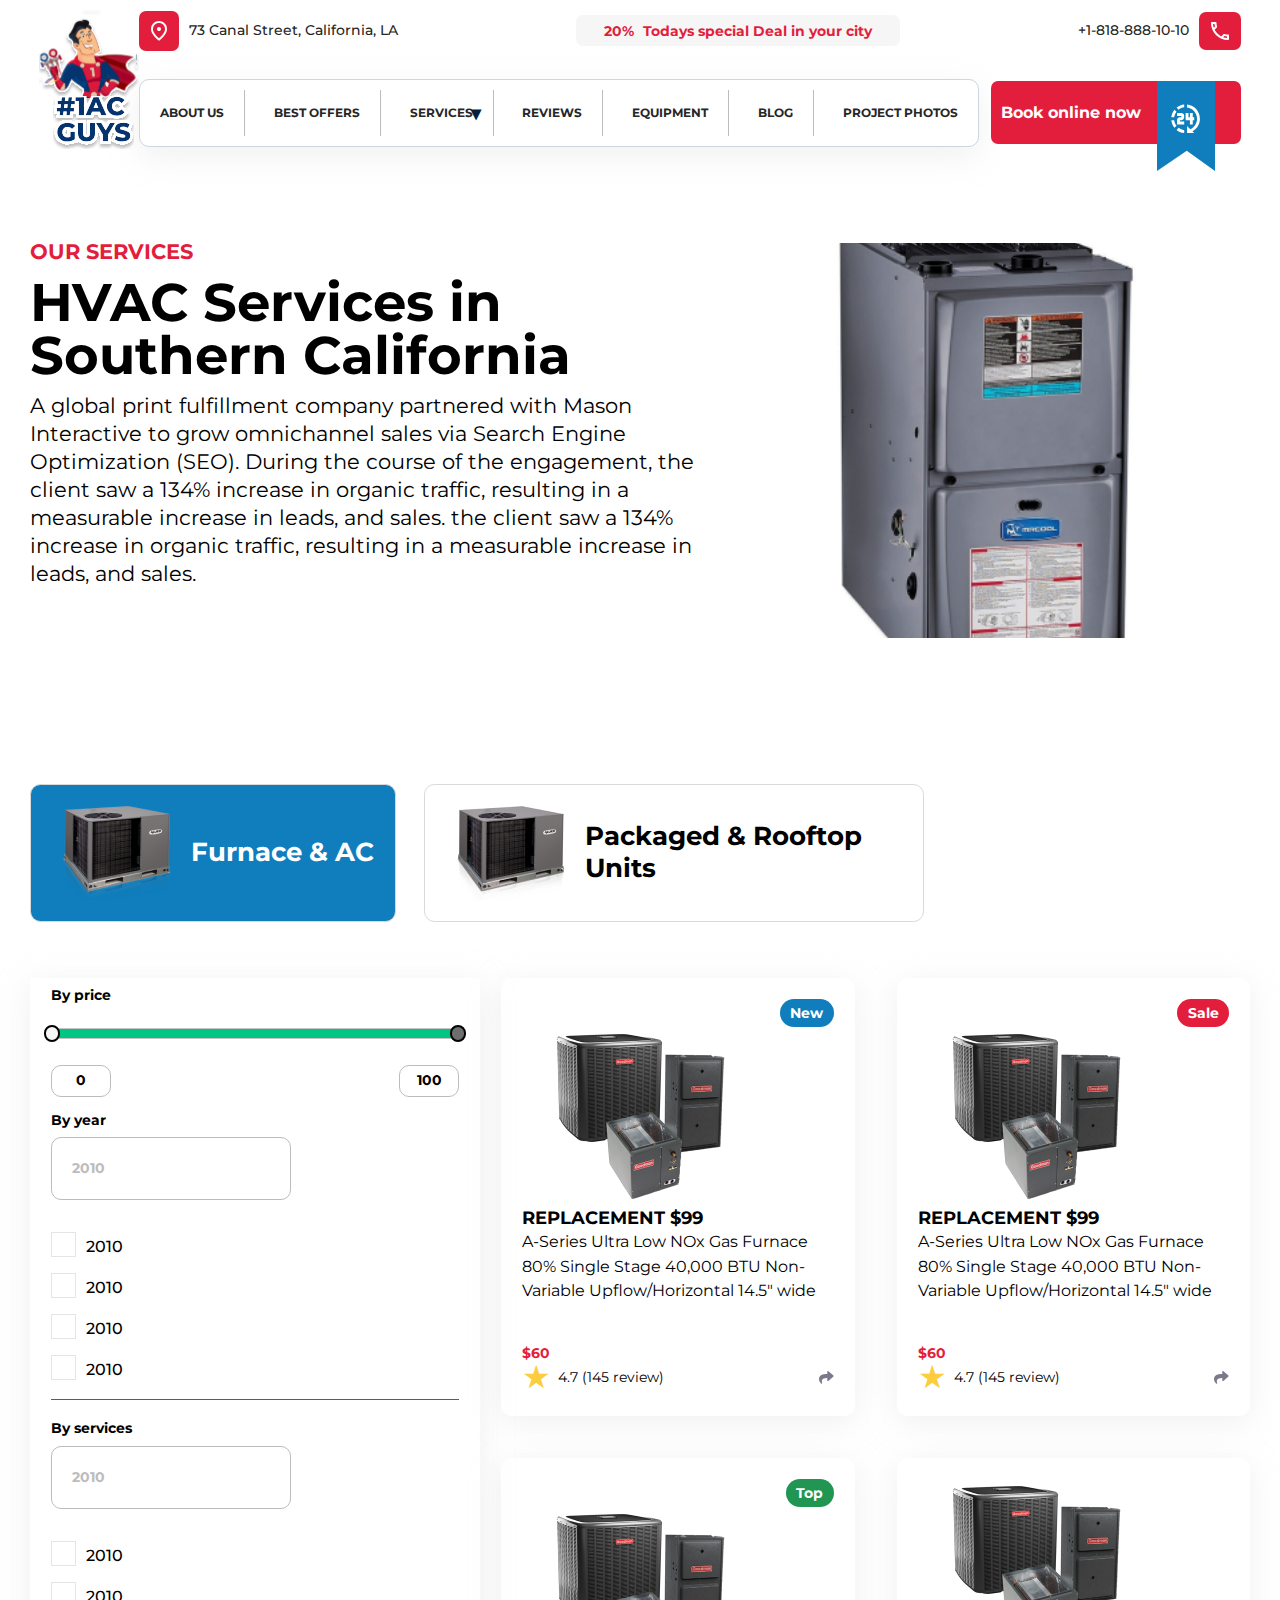
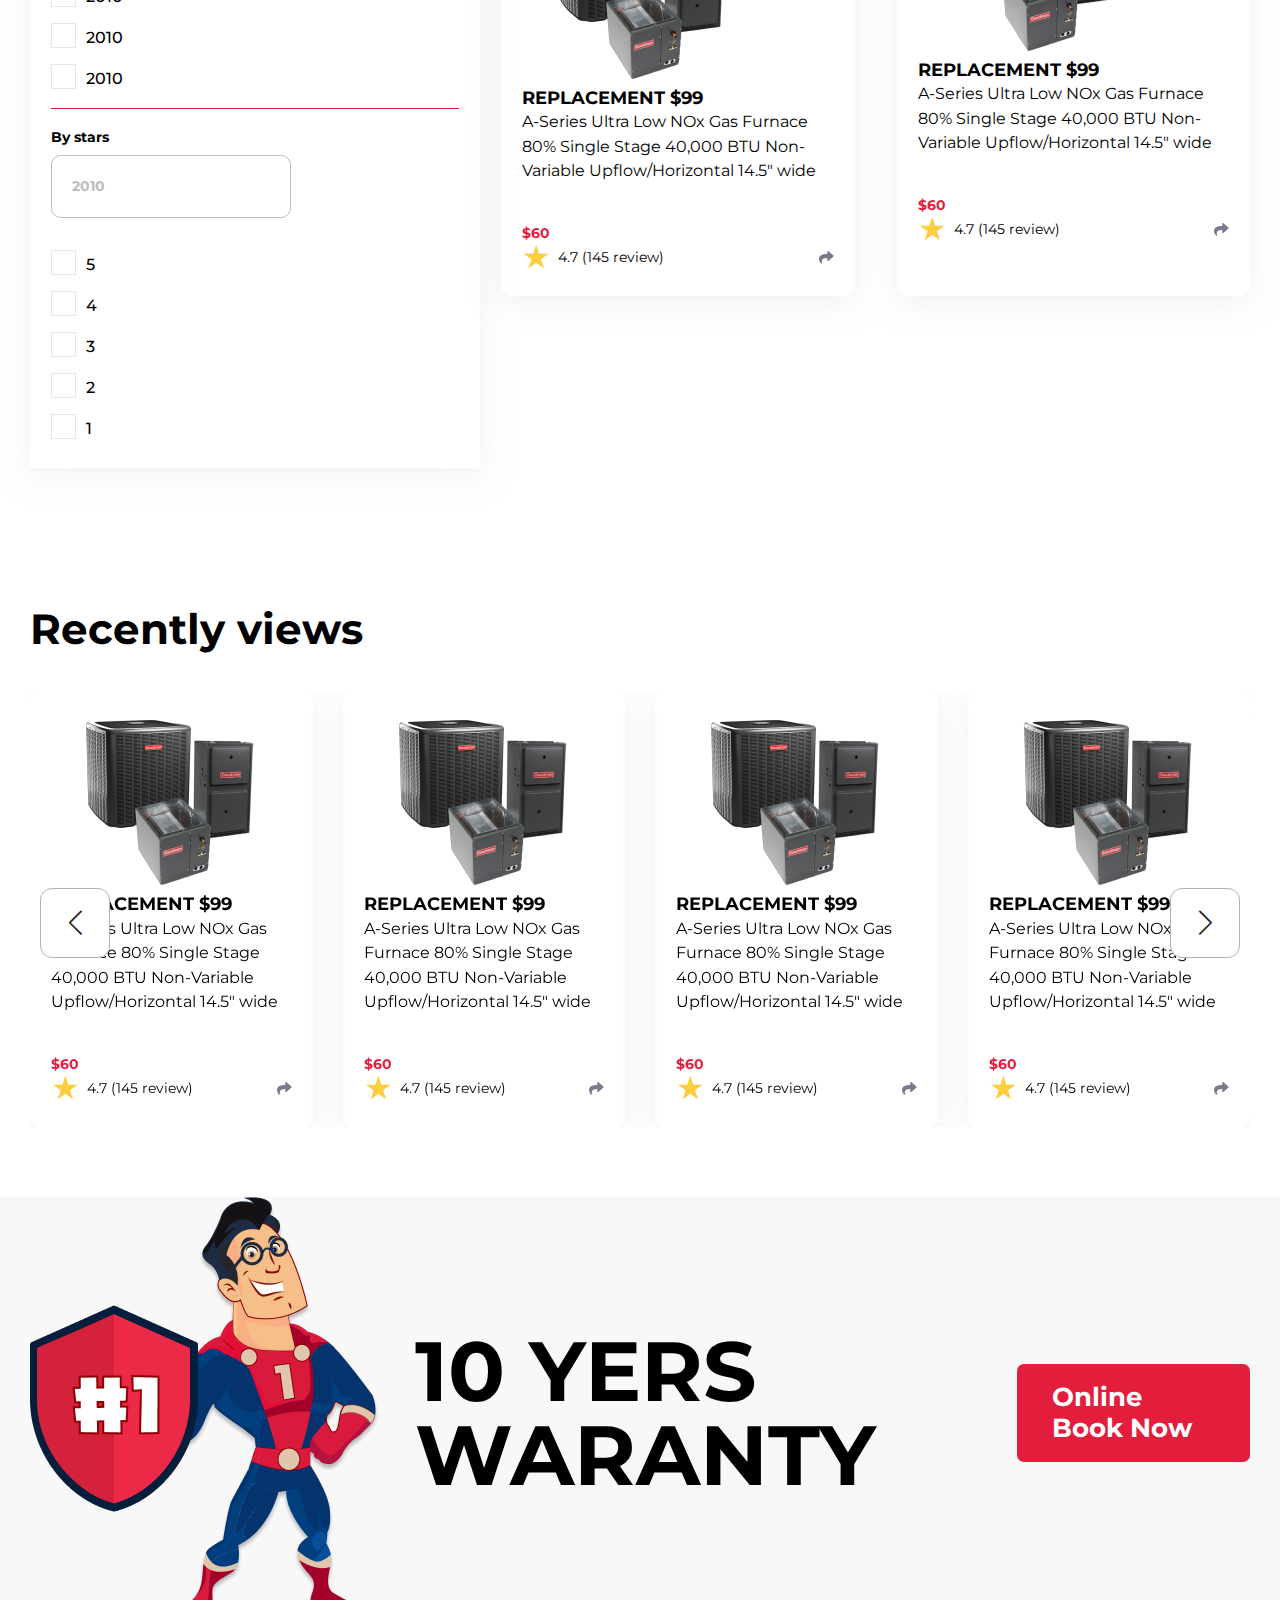
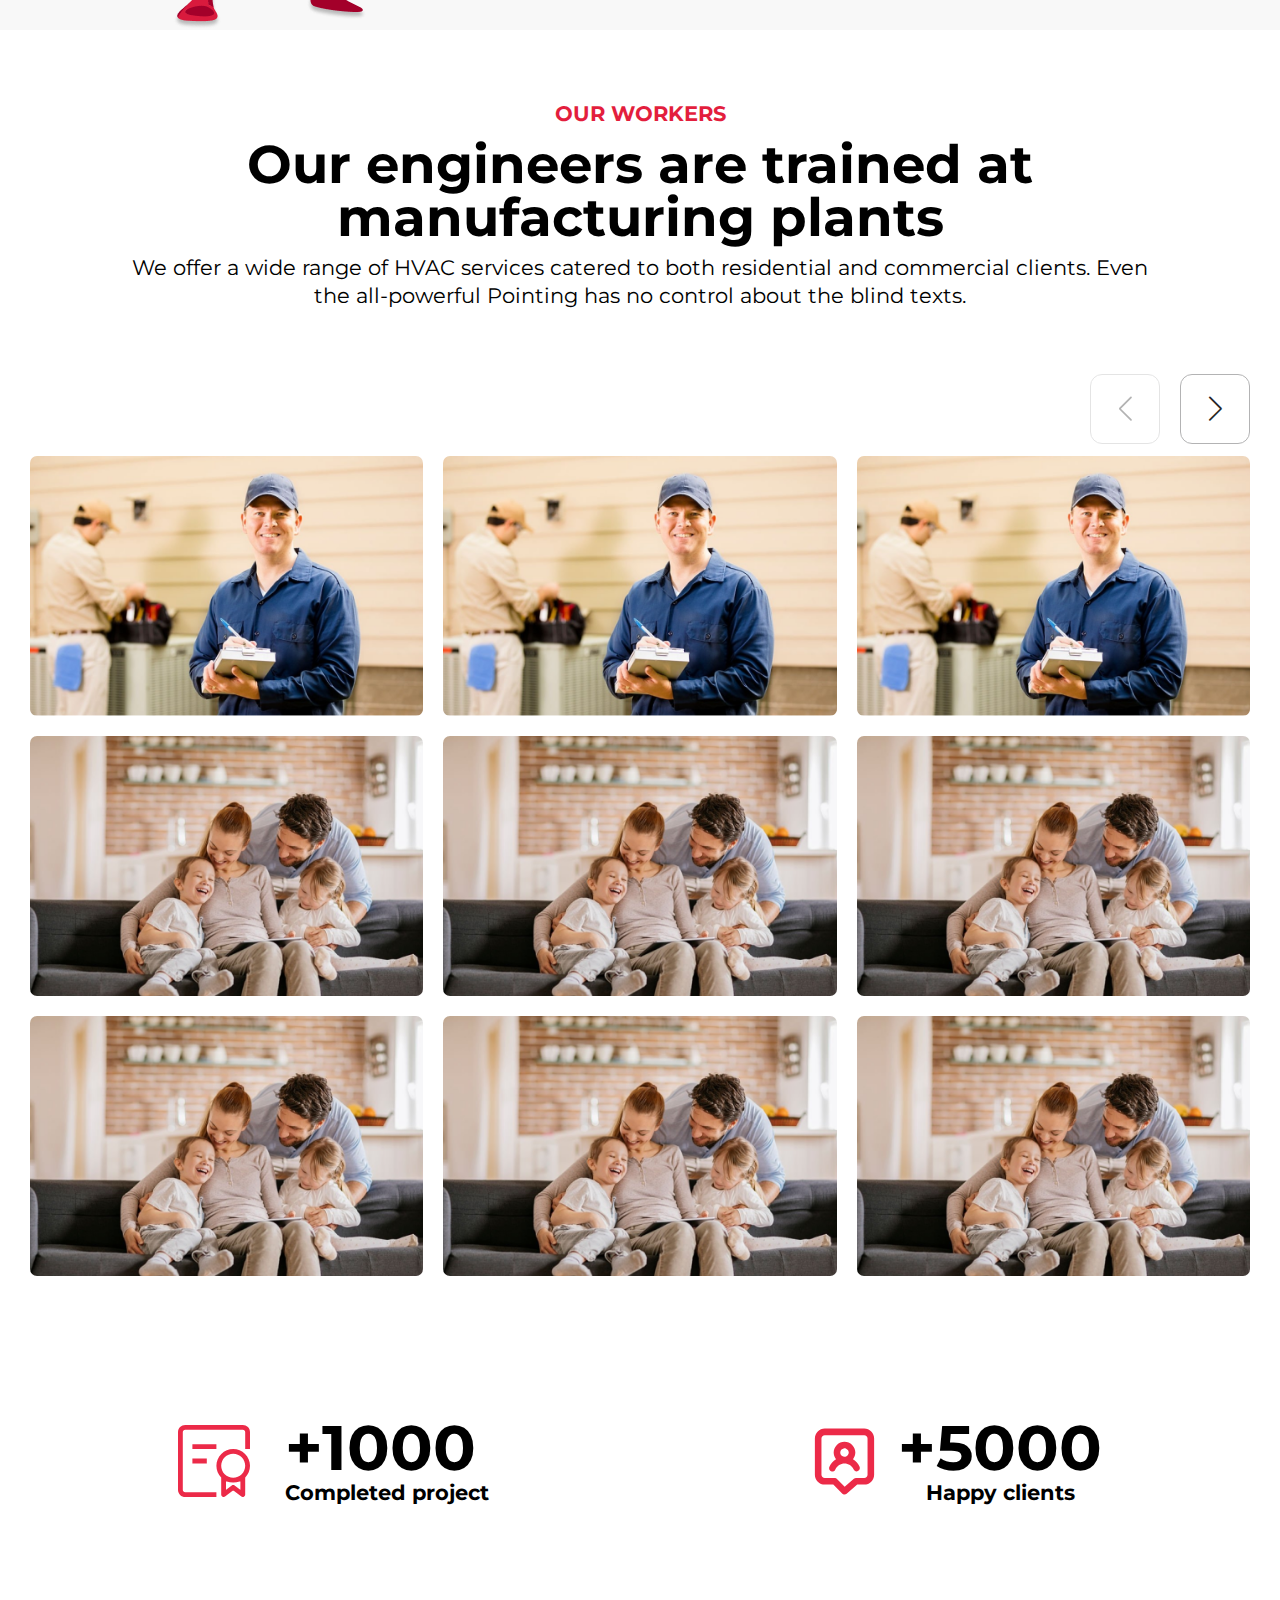
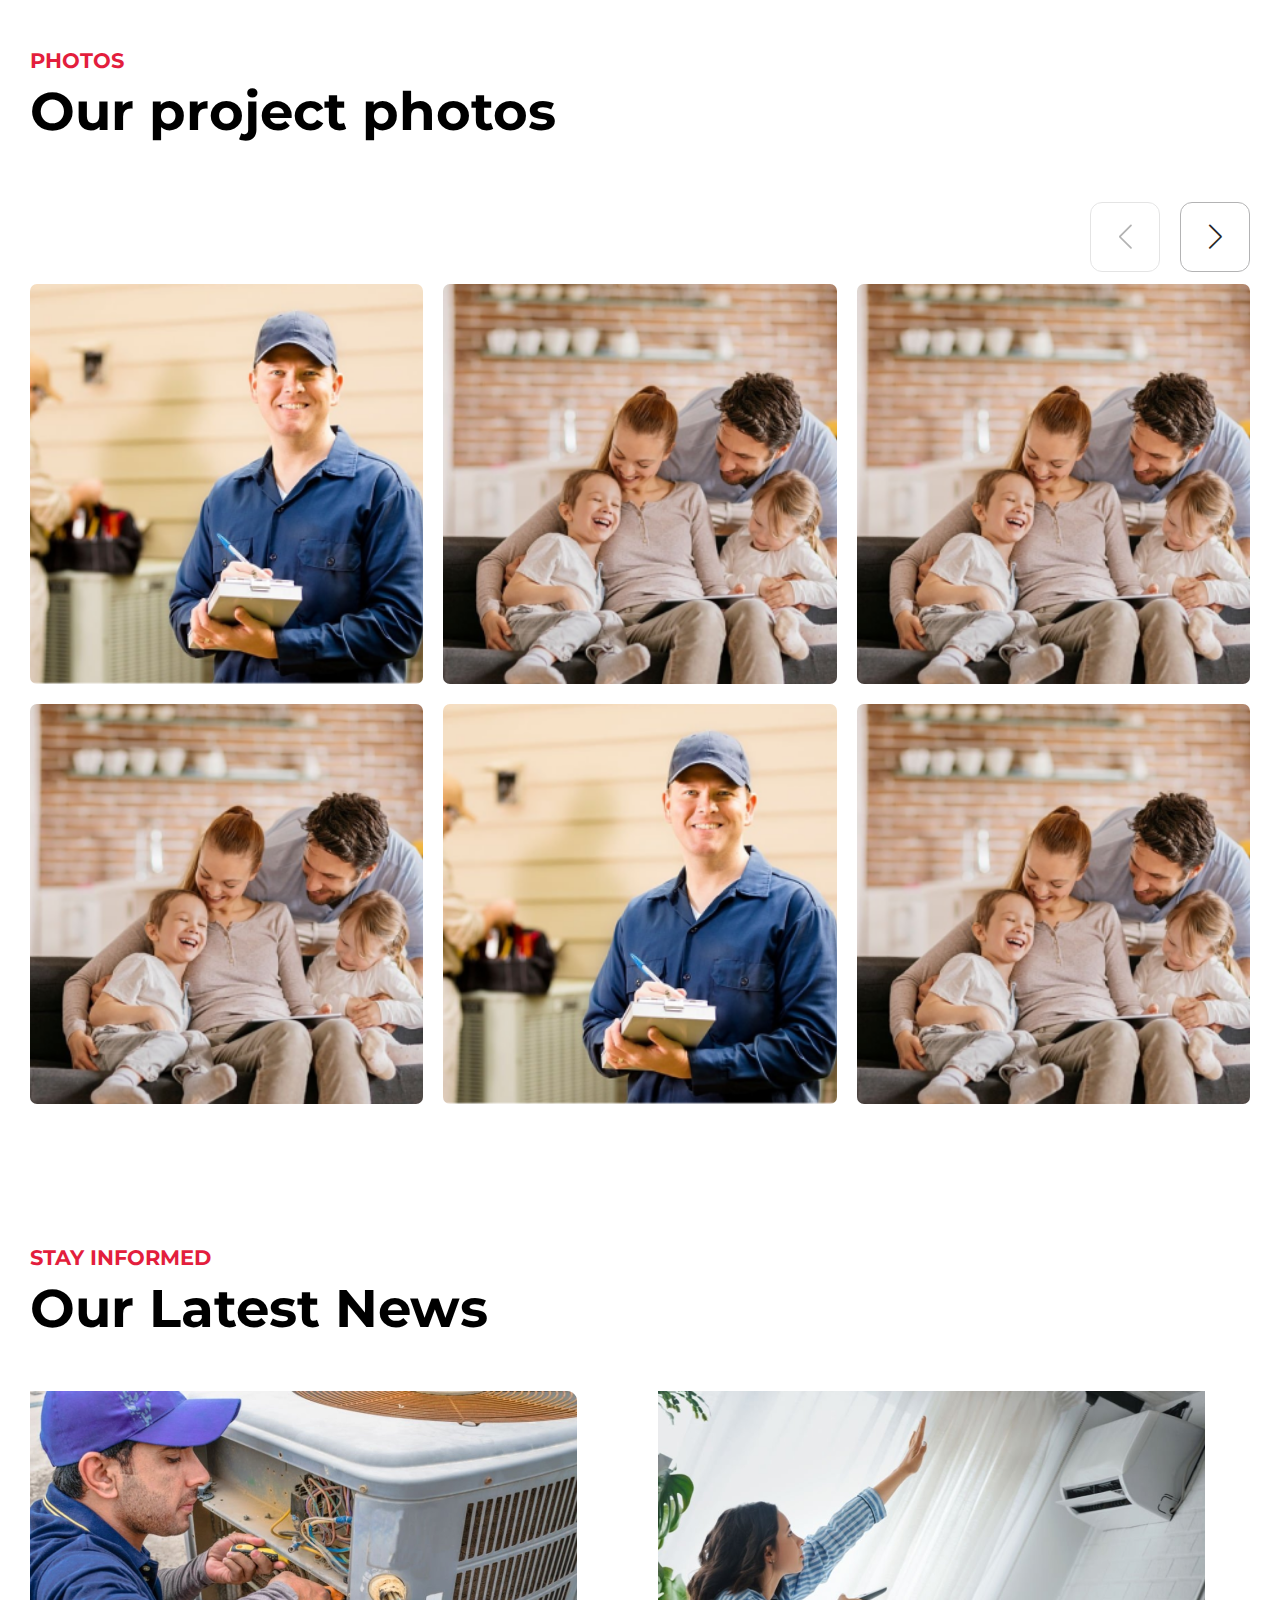
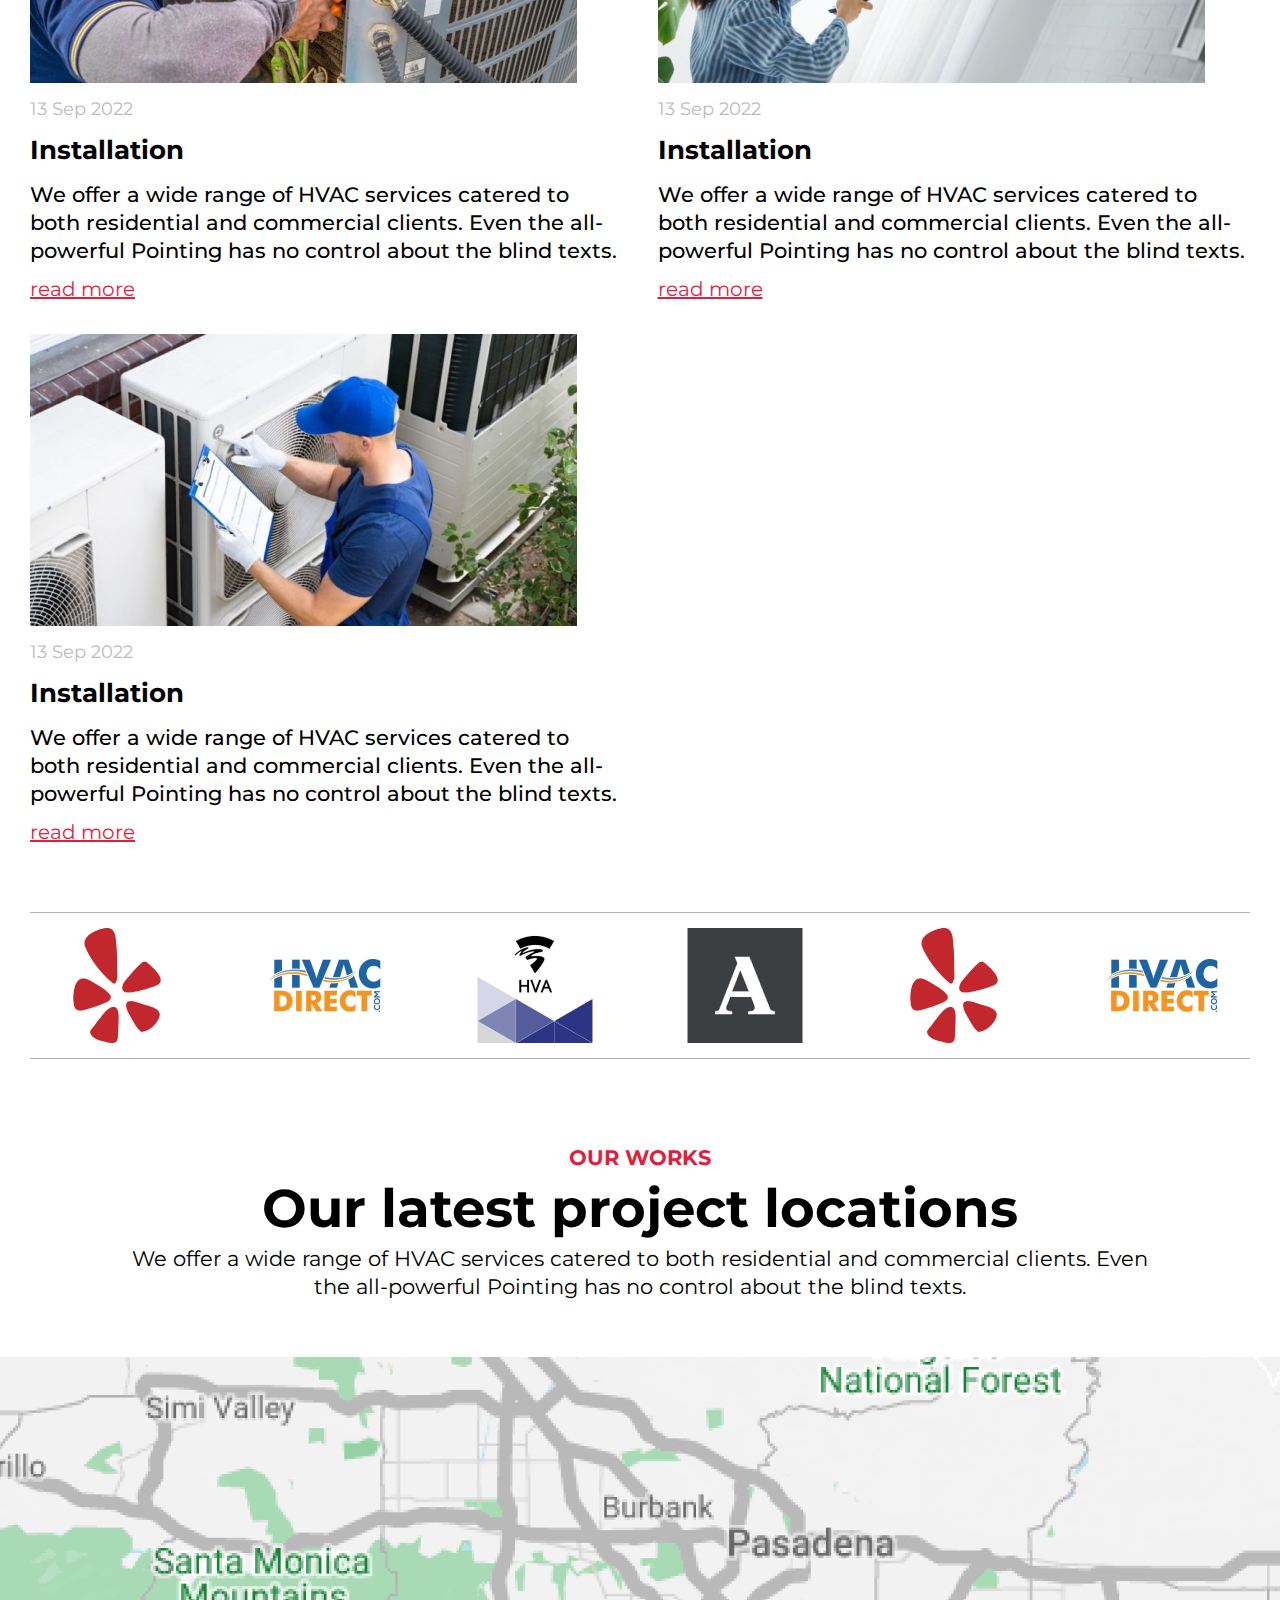
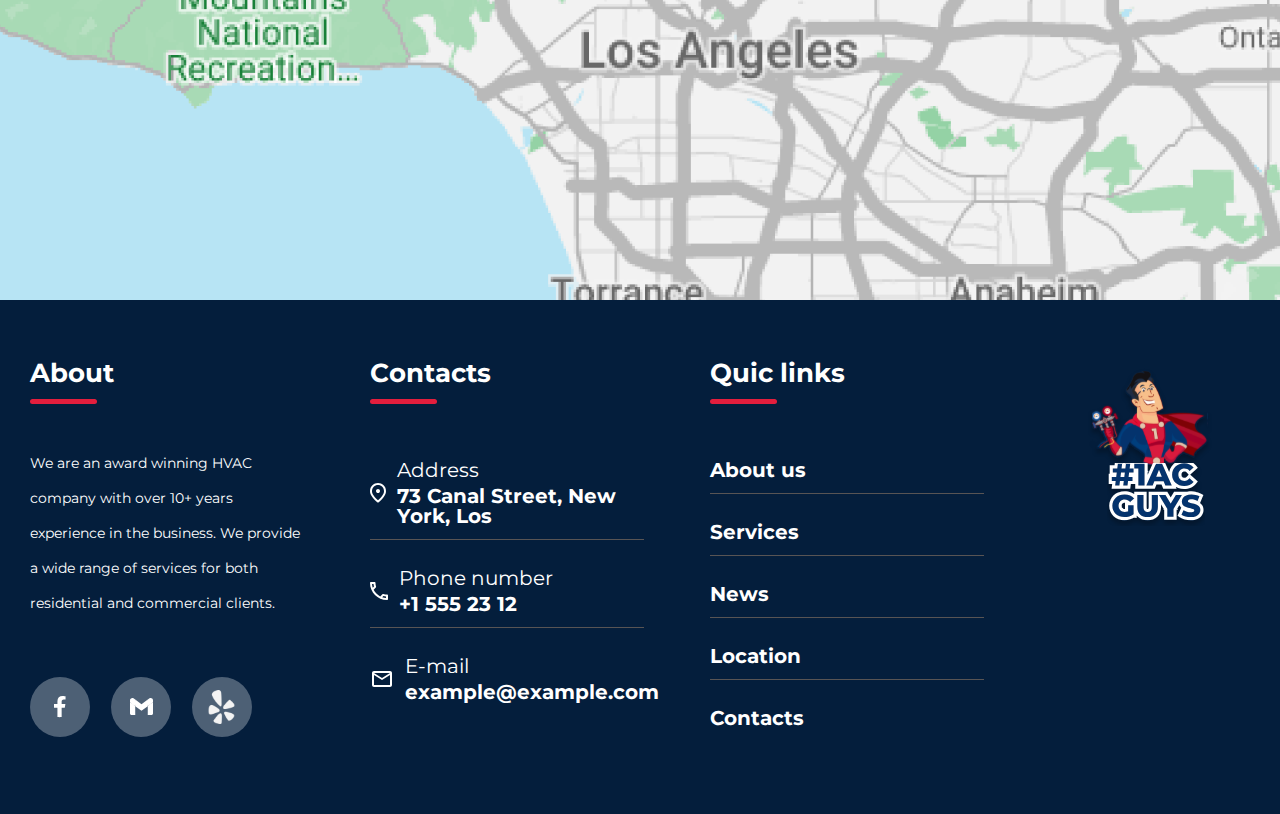
<file: equipment.html>
<!DOCTYPE html>
<html lang="en">
    <head>
        <meta charset="UTF-8">
        <meta name="viewport" content="width=device-width, initial-scale=1.0">
        <meta http-equiv="X-UA-Compatible" content="ie=edge">
        <title>Equipment</title>
        <link rel="stylesheet" type="text/css" href="./css/style.css">
        <script defer src="./js/scripts.js"></script>
    </head>
    <body>
        <div class="wrapper">
            <header class="header">
                <div class="container">
                    <div class="header__sale mobile py-2.5 px-8 rounded-lg">
                        <p class="text-gradient flex items-center justify-center gap-2.5">
                            <span>20%</span>
                            Todays special Deal in your city
                        </p>
                    </div>
                    <div class="header__row">
                        <div class="header__logo">
                            <a href="index.html">
                                <img src="./img/svgicons/logo.svg" alt="logo">
                            </a>
                        </div>
                        <a href="#" class="btn mobile text-2xl">
                            <p>Book online now</p>
                            <img src="./img/svgicons/flag.svg" alt="24">
                        </a>
                        <div class="header__burger">
                            <span></span>
                        </div>
                        <div class="header__menu">
                            <div class="header__top">
                                <button class="header__address pc flex gap-3 items-center">
                                    <div class="btn">
                                        <img src="./img/svgicons/address.svg" alt="address">
                                    </div>
                                    <p class="text-neutral-800 font-medium text-base">73 Canal Street, California, LA</p>
                                    <div class="header__address-hover">
                                        We're showing you current address. But you can
                                        <span>change</span>
                                        your address.
                                    </div>
                                </button>
                                <div class="header__sale pc py-2.5 px-8 rounded-lg">
                                    <p class="text-gradient flex items-center justify-center gap-2.5">
                                        <span>20%</span>
                                        Todays special Deal in your city
                                    </p>
                                </div>
                                <a class="header__phone pc flex gap-3 items-center flex-row-reverse" href="tel: +1-818-888-10-10">
                                    <div class="btn">
                                        <img src="./img/svgicons/phone.svg" alt="phone">
                                    </div>
                                    <p class="text-neutral-800 font-medium text-base">+1-818-888-10-10</p>
                                </a>
                            </div>
                            <div class="header__bottom">
                                <nav class="header__links">
                                    <a href="#" class="text-neutral-800 font-bold text-lg uppercase">ABOUT US</a>
                                    <a href="#" class="text-neutral-800 font-bold text-lg uppercase">BEST OFFERS</a>
                                    <div class="header__link">
                                        <a href="#" class="text-neutral-800 font-bold text-lg uppercase">SERVICES</a>
                                        <div class="submenu">
                                            <div class="submenu__row">
                                                <a href="#">Heating repair</a>
                                                <a href="#">Heating repair</a>
                                                <a href="#">Heating repair</a>
                                                <a href="#">Heating repair</a>
                                                <a href="#">Heating repair</a>
                                                <a href="#">Heating repair</a>
                                                <a href="#">Heating repair</a>
                                                <a href="#">Heating repair</a>
                                                <a href="#">Heating repair</a>
                                                <a href="#">Heating repair</a>
                                                <a href="#">Heating repair</a>
                                            </div>
                                        </div>
                                    </div>
                                    <a href="#" class="text-neutral-800 font-bold text-lg uppercase">REVIEWS</a>
                                    <a href="#" class="text-neutral-800 font-bold text-lg uppercase">EQUIPMENT</a>
                                    <a href="#" class="text-neutral-800 font-bold text-lg uppercase">BLOG</a>
                                    <a href="#" class="text-neutral-800 font-bold text-lg uppercase">PROJECT PHOTOS</a>
                                </nav>
                                <a href="#" class="btn pc text-2xl flex items-center justify-center gap-4 flex-auto">
                                    <p>Book online now</p>
                                    <img src="./img/svgicons/flag.svg" alt="24">
                                </a>
                            </div>
                        </div>
                    </div>
                    <div class="flex items-center justify-between gap-4">
                        <button class="header__address mobile flex gap-3 items-center">
                            <div class="btn">
                                <img src="./img/svgicons/address.svg" alt="address">
                            </div>
                            <p class="text-neutral-800 font-medium text-base">73 Canal Street, California, LA</p>
                            <div class="header__address-hover">
                                We're showing you current address. But you can
                                <span>change</span>
                                your address.
                            </div>
                        </button>
                        <a class="header__phone mobile flex gap-3 items-center flex-row-reverse" href="tel: +1-818-888-10-10">
                            <div class="btn">
                                <img src="./img/svgicons/phone.svg" alt="phone">
                            </div>
                            <p class="text-neutral-800 font-medium text-base">+1-818-888-10-10</p>
                        </a>
                    </div>
                </div>
            </header>
            <main class="content">
                <article class="intro article">
                    <div class="container">
                        <div class="intro__row flex gap-4 items-center">
                            <div class="intro__info flex-auto">
                                <header class="block-header mb-16">
                                    <h3 class="text-gradient text-2xl font-bold mb-3 ">OUR SERVICES</h3>
                                    <h2 class="font-bold text-6xl mb-3">HVAC Services in Southern California</h2>
                                    <p class="text-2xl">A global print fulfillment company partnered with Mason Interactive to grow omnichannel sales via Search Engine Optimization (SEO). During the course of the engagement, the client saw a 134% increase in organic traffic, resulting in a measurable increase in leads, and sales. the client saw a 134% increase in organic traffic, resulting in a measurable increase in leads, and sales.</p>
                                </header>
                            </div>
                            <div class="intro__img">
                                <img src="./img/equipment/1.png" alt="1">
                            </div>
                        </div>
                    </div>
                </article>
                <section class="equipment section">
                    <div class="container">
                        <nav class="equipment__nav flex gap-8 flex-wrap mb-16 rounded-xl">
                            <button class="equipment__link flex gap-6 p-6 items-center text-left rounded-xl">
                                <img src="./img/equipment/2.png" alt="">
                                <p class="text-3xl font-bold">Furnace & AC</p>
                            </button>
                            <button class="equipment__link flex gap-6 p-6 items-center text-left rounded-xl">
                                <img src="./img/equipment/2.png" alt="">
                                <p class="text-3xl font-bold">
                                    Packaged 
                                    & Rooftop Units
                                </p>
                            </button>
                        </nav>
                        <main class="equipment__row flex gap-6">
                            <div class="equipment__filter">
                                <img src="./img/svgicons/filter.svg" alt="">
                                <p>Filter</p>
                                <span>▾</span>
                            </div>
                            <aside class="equipment__aside px-6 py-3">
                                <div class="filter__type">
                                    <div class="section-params__range-sliders">
                                        <div class="budget range-slider rangeSlider">
                                            <p class="font-bold mb-3">By price</p>
                                            <div class="section-params__name"></div>
                                            <div class="row-bottom">
                                                <div
                                                    id="rangeslider"
                                                    class="rangeslider"
                                                    data-min="0"
                                                    data-max="100"
                                                ></div>
                                                <div class="range-inputs__row">
                                                    <input id="rangeMin" class="from" name="budget_from">
                                                    <input id="rangeMax" class="to" name="budget_to">
                                                </div>
                                            </div>
                                        </div>
                                    </div>
                                    <p class="font-bold mb-3">By year</p>
                                    <input type="text" placeholder="2010" class="mb-10">
                                    <label class="checkbox">
                                        <input type="checkbox" class="custom-checkbox">
                                        <p>2010</p>
                                    </label>
                                    <label class="checkbox">
                                        <input type="checkbox" class="custom-checkbox">
                                        <p>2010</p>
                                    </label>
                                    <label class="checkbox">
                                        <input type="checkbox" class="custom-checkbox">
                                        <p>2010</p>
                                    </label>
                                    <label class="checkbox">
                                        <input type="checkbox" class="custom-checkbox">
                                        <p>2010</p>
                                    </label>
                                </div>
                                <div class="filter__type pt-6">
                                    <p class="font-bold mb-3">By services</p>
                                    <input type="text" placeholder="2010" class="mb-10">
                                    <label class="checkbox">
                                        <input type="checkbox" class="custom-checkbox">
                                        <p>2010</p>
                                    </label>
                                    <label class="checkbox">
                                        <input type="checkbox" class="custom-checkbox">
                                        <p>2010</p>
                                    </label>
                                    <label class="checkbox">
                                        <input type="checkbox" class="custom-checkbox">
                                        <p>2010</p>
                                    </label>
                                    <label class="checkbox">
                                        <input type="checkbox" class="custom-checkbox">
                                        <p>2010</p>
                                    </label>
                                </div>
                                <div class="filter__type pt-6">
                                    <p class="font-bold mb-3">By stars</p>
                                    <input type="text" placeholder="2010" class="mb-10">
                                    <label class="checkbox">
                                        <input type="checkbox" class="custom-checkbox">
                                        <p>5</p>
                                    </label>
                                    <label class="checkbox">
                                        <input type="checkbox" class="custom-checkbox">
                                        <p>4</p>
                                    </label>
                                    <label class="checkbox">
                                        <input type="checkbox" class="custom-checkbox">
                                        <p>3</p>
                                    </label>
                                    <label class="checkbox">
                                        <input type="checkbox" class="custom-checkbox">
                                        <p>2</p>
                                    </label>
                                    <label class="checkbox">
                                        <input type="checkbox" class="custom-checkbox">
                                        <p>1</p>
                                    </label>
                                </div>
                            </aside>
                            <div class="equipment__blocks flex-auto">
                                <div class="equipment__block gap-12">
                                    <div class="equipment-item p-6 rounded-xl">
                                        <label class="equipment__label new">New</label>
                                        <img src="./img/equipment/3.png" alt="3">
                                        <h3 class="text-xl font-bold uppercase">REPLACEMENT  $99</h3>
                                        <p class="text-lg mb-12">A-Series Ultra Low NOx Gas Furnace 80% Single Stage 40,000 BTU Non-Variable Upflow/Horizontal 14.5" wide</p>
                                        <p class="text-gradient">$60</p>
                                        <footer class="equipment-item__footer flex justify-between items-center">
                                            <div class="flex gap-2 items-center">
                                                <div class="rating__stars">★</div>
                                                <p>4.7 (145 review)</p>
                                            </div>
                                            <img src="./img/svgicons/back.svg" alt="back">
                                        </footer>
                                    </div>
                                    <div class="equipment-item p-6 rounded-xl">
                                        <label class="equipment__label bg-gradient">Sale</label>
                                        <img src="./img/equipment/3.png" alt="3">
                                        <h3 class="text-xl font-bold uppercase">REPLACEMENT  $99</h3>
                                        <p class="text-lg mb-12">A-Series Ultra Low NOx Gas Furnace 80% Single Stage 40,000 BTU Non-Variable Upflow/Horizontal 14.5" wide</p>
                                        <p class="text-gradient">$60</p>
                                        <footer class="equipment-item__footer flex justify-between items-center">
                                            <div class="flex gap-2 items-center">
                                                <div class="rating__stars">★</div>
                                                <p>4.7 (145 review)</p>
                                            </div>
                                            <img src="./img/svgicons/back.svg" alt="back">
                                        </footer>
                                    </div>
                                    <div class="equipment-item p-6 rounded-xl">
                                        <label class="equipment__label top">Top</label>
                                        <img src="./img/equipment/3.png" alt="3">
                                        <h3 class="text-xl font-bold uppercase">REPLACEMENT  $99</h3>
                                        <p class="text-lg mb-12">A-Series Ultra Low NOx Gas Furnace 80% Single Stage 40,000 BTU Non-Variable Upflow/Horizontal 14.5" wide</p>
                                        <p class="text-gradient">$60</p>
                                        <footer class="equipment-item__footer flex justify-between items-center">
                                            <div class="flex gap-2 items-center">
                                                <div class="rating__stars">★</div>
                                                <p>4.7 (145 review)</p>
                                            </div>
                                            <img src="./img/svgicons/back.svg" alt="back">
                                        </footer>
                                    </div>
                                    <div class="equipment-item p-6 rounded-xl">
                                        <img src="./img/equipment/3.png" alt="3">
                                        <h3 class="text-xl font-bold uppercase">REPLACEMENT  $99</h3>
                                        <p class="text-lg mb-12">A-Series Ultra Low NOx Gas Furnace 80% Single Stage 40,000 BTU Non-Variable Upflow/Horizontal 14.5" wide</p>
                                        <p class="text-gradient">$60</p>
                                        <footer class="equipment-item__footer flex justify-between items-center">
                                            <div class="flex gap-2 items-center">
                                                <div class="rating__stars">★</div>
                                                <p>4.7 (145 review)</p>
                                            </div>
                                            <img src="./img/svgicons/back.svg" alt="back">
                                        </footer>
                                    </div>
                                </div>
                                <div class="equipment__block gap-12">
                                    <div class="equipment-item p-6 rounded-xl">
                                        <img src="./img/equipment/3.png" alt="3">
                                        <h3 class="text-xl font-bold uppercase">REPLACEMENT  $99</h3>
                                        <p class="text-lg mb-12">A-Series Ultra Low NOx Gas Furnace 80% Single Stage 40,000 BTU Non-Variable Upflow/Horizontal 14.5" wide</p>
                                        <p class="text-gradient">$60</p>
                                        <footer class="equipment-item__footer flex justify-between items-center">
                                            <div class="flex gap-2 items-center">
                                                <div class="rating__stars">★</div>
                                                <p>4.7 (145 review)</p>
                                            </div>
                                            <img src="./img/svgicons/back.svg" alt="back">
                                        </footer>
                                    </div>
                                    <div class="equipment-item p-6 rounded-xl">
                                        <img src="./img/equipment/3.png" alt="3">
                                        <h3 class="text-xl font-bold uppercase">REPLACEMENT  $99</h3>
                                        <p class="text-lg mb-12">A-Series Ultra Low NOx Gas Furnace 80% Single Stage 40,000 BTU Non-Variable Upflow/Horizontal 14.5" wide</p>
                                        <p class="text-gradient">$60</p>
                                        <footer class="equipment-item__footer flex justify-between items-center">
                                            <div class="flex gap-2 items-center">
                                                <div class="rating__stars">★</div>
                                                <p>4.7 (145 review)</p>
                                            </div>
                                            <img src="./img/svgicons/back.svg" alt="back">
                                        </footer>
                                    </div>
                                    <div class="equipment-item p-6 rounded-xl">
                                        <img src="./img/equipment/3.png" alt="3">
                                        <h3 class="text-xl font-bold uppercase">REPLACEMENT  $99</h3>
                                        <p class="text-lg mb-12">A-Series Ultra Low NOx Gas Furnace 80% Single Stage 40,000 BTU Non-Variable Upflow/Horizontal 14.5" wide</p>
                                        <p class="text-gradient">$60</p>
                                        <footer class="equipment-item__footer flex justify-between items-center">
                                            <div class="flex gap-2 items-center">
                                                <div class="rating__stars">★</div>
                                                <p>4.7 (145 review)</p>
                                            </div>
                                            <img src="./img/svgicons/back.svg" alt="back">
                                        </footer>
                                    </div>
                                    <div class="equipment-item p-6 rounded-xl">
                                        <img src="./img/equipment/3.png" alt="3">
                                        <h3 class="text-xl font-bold uppercase">REPLACEMENT  $99</h3>
                                        <p class="text-lg mb-12">A-Series Ultra Low NOx Gas Furnace 80% Single Stage 40,000 BTU Non-Variable Upflow/Horizontal 14.5" wide</p>
                                        <p class="text-gradient">$60</p>
                                        <footer class="equipment-item__footer flex justify-between items-center">
                                            <div class="flex gap-2 items-center">
                                                <div class="rating__stars">★</div>
                                                <p>4.7 (145 review)</p>
                                            </div>
                                            <img src="./img/svgicons/back.svg" alt="back">
                                        </footer>
                                    </div>
                                </div>
                            </div>
                        </main>
                    </div>
                </section>
                <section class="recently section">
                    <div class="container">
                        <h2 class="text-5xl font-bold mb-12">Recently views</h2>
                        <div class="swiper swiper-recently">
                            <div class="swiper-wrapper">
                                <div class="swiper-slide equipment-item p-6 rounded-xl">
                                    <img src="./img/equipment/3.png" alt="3">
                                    <h3 class="text-xl font-bold uppercase">REPLACEMENT  $99</h3>
                                    <p class="text-lg mb-12">A-Series Ultra Low NOx Gas Furnace 80% Single Stage 40,000 BTU Non-Variable Upflow/Horizontal 14.5" wide</p>
                                    <p class="text-gradient">$60</p>
                                    <footer class="equipment-item__footer flex justify-between items-center">
                                        <div class="flex gap-2 items-center">
                                            <div class="rating__stars">★</div>
                                            <p>4.7 (145 review)</p>
                                        </div>
                                        <img src="./img/svgicons/back.svg" alt="back">
                                    </footer>
                                </div>
                                <div class="swiper-slide equipment-item p-6 rounded-xl">
                                    <img src="./img/equipment/3.png" alt="3">
                                    <h3 class="text-xl font-bold uppercase">REPLACEMENT  $99</h3>
                                    <p class="text-lg mb-12">A-Series Ultra Low NOx Gas Furnace 80% Single Stage 40,000 BTU Non-Variable Upflow/Horizontal 14.5" wide</p>
                                    <p class="text-gradient">$60</p>
                                    <footer class="equipment-item__footer flex justify-between items-center">
                                        <div class="flex gap-2 items-center">
                                            <div class="rating__stars">★</div>
                                            <p>4.7 (145 review)</p>
                                        </div>
                                        <img src="./img/svgicons/back.svg" alt="back">
                                    </footer>
                                </div>
                                <div class="swiper-slide equipment-item p-6 rounded-xl">
                                    <img src="./img/equipment/3.png" alt="3">
                                    <h3 class="text-xl font-bold uppercase">REPLACEMENT  $99</h3>
                                    <p class="text-lg mb-12">A-Series Ultra Low NOx Gas Furnace 80% Single Stage 40,000 BTU Non-Variable Upflow/Horizontal 14.5" wide</p>
                                    <p class="text-gradient">$60</p>
                                    <footer class="equipment-item__footer flex justify-between items-center">
                                        <div class="flex gap-2 items-center">
                                            <div class="rating__stars">★</div>
                                            <p>4.7 (145 review)</p>
                                        </div>
                                        <img src="./img/svgicons/back.svg" alt="back">
                                    </footer>
                                </div>
                                <div class="swiper-slide equipment-item p-6 rounded-xl">
                                    <img src="./img/equipment/3.png" alt="3">
                                    <h3 class="text-xl font-bold uppercase">REPLACEMENT  $99</h3>
                                    <p class="text-lg mb-12">A-Series Ultra Low NOx Gas Furnace 80% Single Stage 40,000 BTU Non-Variable Upflow/Horizontal 14.5" wide</p>
                                    <p class="text-gradient">$60</p>
                                    <footer class="equipment-item__footer flex justify-between items-center">
                                        <div class="flex gap-2 items-center">
                                            <div class="rating__stars">★</div>
                                            <p>4.7 (145 review)</p>
                                        </div>
                                        <img src="./img/svgicons/back.svg" alt="back">
                                    </footer>
                                </div>
                                <div class="swiper-slide equipment-item p-6 rounded-xl">
                                    <img src="./img/equipment/3.png" alt="3">
                                    <h3 class="text-xl font-bold uppercase">REPLACEMENT  $99</h3>
                                    <p class="text-lg mb-12">A-Series Ultra Low NOx Gas Furnace 80% Single Stage 40,000 BTU Non-Variable Upflow/Horizontal 14.5" wide</p>
                                    <p class="text-gradient">$60</p>
                                    <footer class="equipment-item__footer flex justify-between items-center">
                                        <div class="flex gap-2 items-center">
                                            <div class="rating__stars">★</div>
                                            <p>4.7 (145 review)</p>
                                        </div>
                                        <img src="./img/svgicons/back.svg" alt="back">
                                    </footer>
                                </div>
                            </div>
                            <div class="swiper-button-prev swiper-recently-prev"></div>
                            <div class="swiper-button-next swiper-recently-next"></div>
                        </div>
                    </div>
                </section>
                <article class="yers bg-grey">
                    <div class="container">
                        <div class="yers__row flex items-center justify-between gap-10">
                            <img src="./img/yers.png" alt="yers">
                            <h2 class="font-bold text-8xl">
                                10 YERS WARANTY
                            </h2>
                            <a href="#" class="btn text-3xl">Online Book Now</a>
                        </div>
                    </div>
                </article>
                <article class="article">
                    <div class="container">
                        <header class="block-header mb-16 m-0 m-auto text-center">
                            <h3 class="text-gradient text-2xl font-bold mb-3 ">OUR WORKERS</h3>
                            <h2 class="font-bold text-6xl mb-3">Our engineers are trained at manufacturing plants</h2>
                            <p class="text-2xl">We offer a wide range of HVAC services catered to both residential and commercial clients. Even the all-powerful Pointing has no control about the blind texts.</p>
                        </header>
                        <main class="swiper swiper-grid swiper-grid-three mb-40">
                            <div class="swiper-wrapper">
                                <div class="swiper-slide">
                                    <img src="./img/engineers/1.png" alt="1">
                                </div>
                                <div class="swiper-slide">
                                    <img src="./img/engineers/2.png" alt="2">
                                </div>
                                <div class="swiper-slide">
                                    <img src="./img/engineers/2.png" alt="3">
                                </div>
                                <div class="swiper-slide">
                                    <img src="./img/engineers/1.png" alt="1">
                                </div>
                                <div class="swiper-slide">
                                    <img src="./img/engineers/2.png" alt="2">
                                </div>
                                <div class="swiper-slide">
                                    <img src="./img/engineers/2.png" alt="3">
                                </div>
                                <div class="swiper-slide">
                                    <img src="./img/engineers/1.png" alt="1">
                                </div>
                                <div class="swiper-slide">
                                    <img src="./img/engineers/2.png" alt="2">
                                </div>
                                <div class="swiper-slide">
                                    <img src="./img/engineers/2.png" alt="3">
                                </div>
                                <div class="swiper-slide">
                                    <img src="./img/engineers/1.png" alt="1">
                                </div>
                                <div class="swiper-slide">
                                    <img src="./img/engineers/2.png" alt="2">
                                </div>
                                <div class="swiper-slide">
                                    <img src="./img/engineers/2.png" alt="3">
                                </div>
                                <div class="swiper-slide">
                                    <img src="./img/engineers/1.png" alt="1">
                                </div>
                                <div class="swiper-slide">
                                    <img src="./img/engineers/2.png" alt="2">
                                </div>
                                <div class="swiper-slide">
                                    <img src="./img/engineers/2.png" alt="3">
                                </div>
                                <div class="swiper-slide">
                                    <img src="./img/engineers/1.png" alt="1">
                                </div>
                                <div class="swiper-slide">
                                    <img src="./img/engineers/2.png" alt="2">
                                </div>
                                <div class="swiper-slide">
                                    <img src="./img/engineers/2.png" alt="3">
                                </div>
                            </div>
                            <div class="swiper-button-prev swiper-grid-three-prev"></div>
                            <div class="swiper-button-next swiper-grid-three-next"></div>
                        </main>
                        <footer class="awards flex items-center justify-around gap-6">
                            <div class="awards__award flex items-center gap-10">
                                <img src="./img/svgicons/clarity-small.svg" alt="clarity-small">
                                <div class="awards__text">
                                    <p class="text-7xl font-bold">+1000</p>
                                    <p class="text-2xl font-bold text-center">Completed project</p>
                                </div>
                            </div>
                            <div class="awards__award flex items-center gap-4">
                                <img src="./img/svgicons/clients.svg" alt="clients">
                                <div class="awards__text">
                                    <p class="text-7xl font-bold">+5000</p>
                                    <p class="text-2xl font-bold text-center">Happy clients</p>
                                </div>
                            </div>
                        </footer>
                    </div>
                </article>
                <article class="photos article">
                    <div class="container">
                        <header class="block-header mb-16">
                            <h3 class="text-gradient text-2xl font-bold mb-3 ">PHOTOS</h3>
                            <h2 class="font-bold text-6xl mb-3">Our project photos</h2>
                        </header>
                        <main class="swiper swiper-grid swiper-grid-two">
                            <div class="swiper-wrapper">
                                <div class="swiper-slide">
                                    <img src="./img/engineers/1.png" alt="1">
                                </div>
                                <div class="swiper-slide">
                                    <img src="./img/engineers/2.png" alt="2">
                                </div>
                                <div class="swiper-slide">
                                    <img src="./img/engineers/2.png" alt="3">
                                </div>
                                <div class="swiper-slide">
                                    <img src="./img/engineers/1.png" alt="1">
                                </div>
                                <div class="swiper-slide">
                                    <img src="./img/engineers/2.png" alt="2">
                                </div>
                                <div class="swiper-slide">
                                    <img src="./img/engineers/2.png" alt="3">
                                </div>
                                <div class="swiper-slide">
                                    <img src="./img/engineers/1.png" alt="1">
                                </div>
                                <div class="swiper-slide">
                                    <img src="./img/engineers/2.png" alt="2">
                                </div>
                                <div class="swiper-slide">
                                    <img src="./img/engineers/2.png" alt="3">
                                </div>
                                <div class="swiper-slide">
                                    <img src="./img/engineers/1.png" alt="1">
                                </div>
                                <div class="swiper-slide">
                                    <img src="./img/engineers/2.png" alt="2">
                                </div>
                                <div class="swiper-slide">
                                    <img src="./img/engineers/2.png" alt="3">
                                </div>
                                <div class="swiper-slide">
                                    <img src="./img/engineers/1.png" alt="1">
                                </div>
                                <div class="swiper-slide">
                                    <img src="./img/engineers/2.png" alt="2">
                                </div>
                                <div class="swiper-slide">
                                    <img src="./img/engineers/2.png" alt="3">
                                </div>
                                <div class="swiper-slide">
                                    <img src="./img/engineers/1.png" alt="1">
                                </div>
                                <div class="swiper-slide">
                                    <img src="./img/engineers/2.png" alt="2">
                                </div>
                                <div class="swiper-slide">
                                    <img src="./img/engineers/2.png" alt="3">
                                </div>
                            </div>
                            <div class="swiper-button-prev swiper-grid-two-prev"></div>
                            <div class="swiper-button-next swiper-grid-two-next"></div>
                        </main>
                    </div>
                </article>
                <article class="news article">
                    <div class="container">
                        <header class="block-header mb-16">
                            <h3 class="text-gradient text-2xl font-bold mb-3 ">STAY INFORMED</h3>
                            <h2 class="font-bold text-6xl mb-3">Our Latest News</h2>
                        </header>
                        <div class="news__row grid gap-10">
                            <article class="news__article">
                                <img class="block mb-4" src="./img/items/1.png" alt="1">
                                <time datetime="2022-09-13" class=" block text-grey text-xl mb-4">13 Sep 2022</time>
                                <h3 class="text-3xl font-bold mb-4">Installation</h3>
                                <p class="text mb-4">We offer a wide range of HVAC services catered to both residential and commercial clients. Even the all-powerful Pointing has no control about the blind texts.</p>
                                <a href="#">read more</a>
                            </article>
                            <article class="news__article">
                                <img class="block mb-4" src="./img/items/2.png" alt="2">
                                <time datetime="2022-09-13" class="block text-grey text-xl mb-4">13 Sep 2022</time>
                                <h3 class="text-3xl font-bold mb-4">Installation</h3>
                                <p class="text mb-4">We offer a wide range of HVAC services catered to both residential and commercial clients. Even the all-powerful Pointing has no control about the blind texts.</p>
                                <a href="#">read more</a>
                            </article>
                            <article class="news__article">
                                <img class="block mb-4" src="./img/items/3.png" alt="3">
                                <time datetime="2022-09-13" class="block text-grey text-xl mb-4">13 Sep 2022</time>
                                <h3 class="text-3xl font-bold mb-4">Installation</h3>
                                <p class="text mb-4">We offer a wide range of HVAC services catered to both residential and commercial clients. Even the all-powerful Pointing has no control about the blind texts.</p>
                                <a href="#">read more</a>
                            </article>
                        </div>
                    </div>
                </article>
                <article class="company">
                    <div class="container">
                        <div class="company__row grid gap-10">
                            <div class="company__company">
                                <img src="./img/items/4.png" alt="4">
                            </div>
                            <div class="company__company">
                                <img src="./img/items/5.png" alt="5">
                            </div>
                            <div class="company__company">
                                <img src="./img/items/6.png" alt="6">
                            </div>
                            <div class="company__company">
                                <img src="./img/items/7.png" alt="7">
                            </div>
                            <div class="company__company">
                                <img src="./img/items/4.png" alt="4">
                            </div>
                            <div class="company__company">
                                <img src="./img/items/5.png" alt="5">
                            </div>
                        </div>
                    </div>
                </article>
                <article class="map">
                    <div class="container">
                        <header class="block-header mb-16 m-0 m-auto text-center">
                            <h3 class="text-gradient text-2xl font-bold mb-3 ">OUR WORKS</h3>
                            <h2 class="font-bold text-6xl mb-3">Our latest project locations</h2>
                            <p class="text-2xl">We offer a wide range of HVAC services catered to both residential and commercial clients. Even the all-powerful Pointing has no control about the blind texts.</p>
                        </header>
                    </div>
                    <img src="./img/map.png" alt="map">
                </article>
            </main>
            <footer class="footer">
                <div class="container">
                    <div class="footer__row">
                        <div class="footer__item">
                            <h3 class="footer__title">
                                About
                            </h3>
                            <p class="text-base leading-10 mb-16">
                                We are an award winning HVAC company with over 10+ years experience in the business. We provide a wide range of services for both residential and commercial clients.
                            </p>
                            <div class="footer__social flex gap-6">
                                <a href="#" class="footer__link">
                                    <img src="./img/svgicons/faccebook-small.svg" alt="faccebook">
                                </a>
                                <a href="#" class="footer__link">
                                    <img src="./img/svgicons/gmail.svg" alt="gmail">
                                </a>
                                <a href="#" class="footer__link">
                                    <img src="./img/svgicons/yelp-small.svg" alt="yelp">
                                </a>
                            </div>
                        </div>
                        <div class="footer__item">
                            <div class="footer__title">
                                Contacts
                            </div>
                            <nav class="footer__nav">
                                <a href="#">
                                    <img src="./img/svgicons/address.svg" alt="address">
                                    <div>
                                        <p>Address</p>
                                        <b>73 Canal Street, New York, Los</b>
                                    </div>
                                </a>
                                <a href="tel:+1 555 23 12">
                                    <img src="./img/svgicons/phone.svg" alt="phone">
                                    <div>
                                        <p>Phone number</p>
                                        <b>+1 555 23 12</b>
                                    </div>
                                </a>
                                <a href="mailto:example@example.com">
                                    <img src="./img/svgicons/mail.svg" alt="mail">
                                    <div>
                                        <p>E-mail</p>
                                        <b>example@example.com</b>
                                    </div>
                                </a>
                            </nav>
                        </div>
                        <div class="footer__item">
                            <div class="footer__title">
                                Quic links
                            </div>
                            <nav class="footer__nav">
                                <a href="#" class="font-bold">About us</a>
                                <a href="#" class="font-bold">Services</a>
                                <a href="#" class="font-bold">News</a>
                                <a href="#" class="font-bold">Location</a>
                                <a href="#" class="font-bold">Contacts</a>
                            </nav>
                        </div>
                        <div class="footer__logo">
                            <img src="./img/svgicons/logo-footer.svg" alt="logo">
                        </div>
                    </div>
                </div>
            </footer>
        </div>
    </body>
</html>
</file>
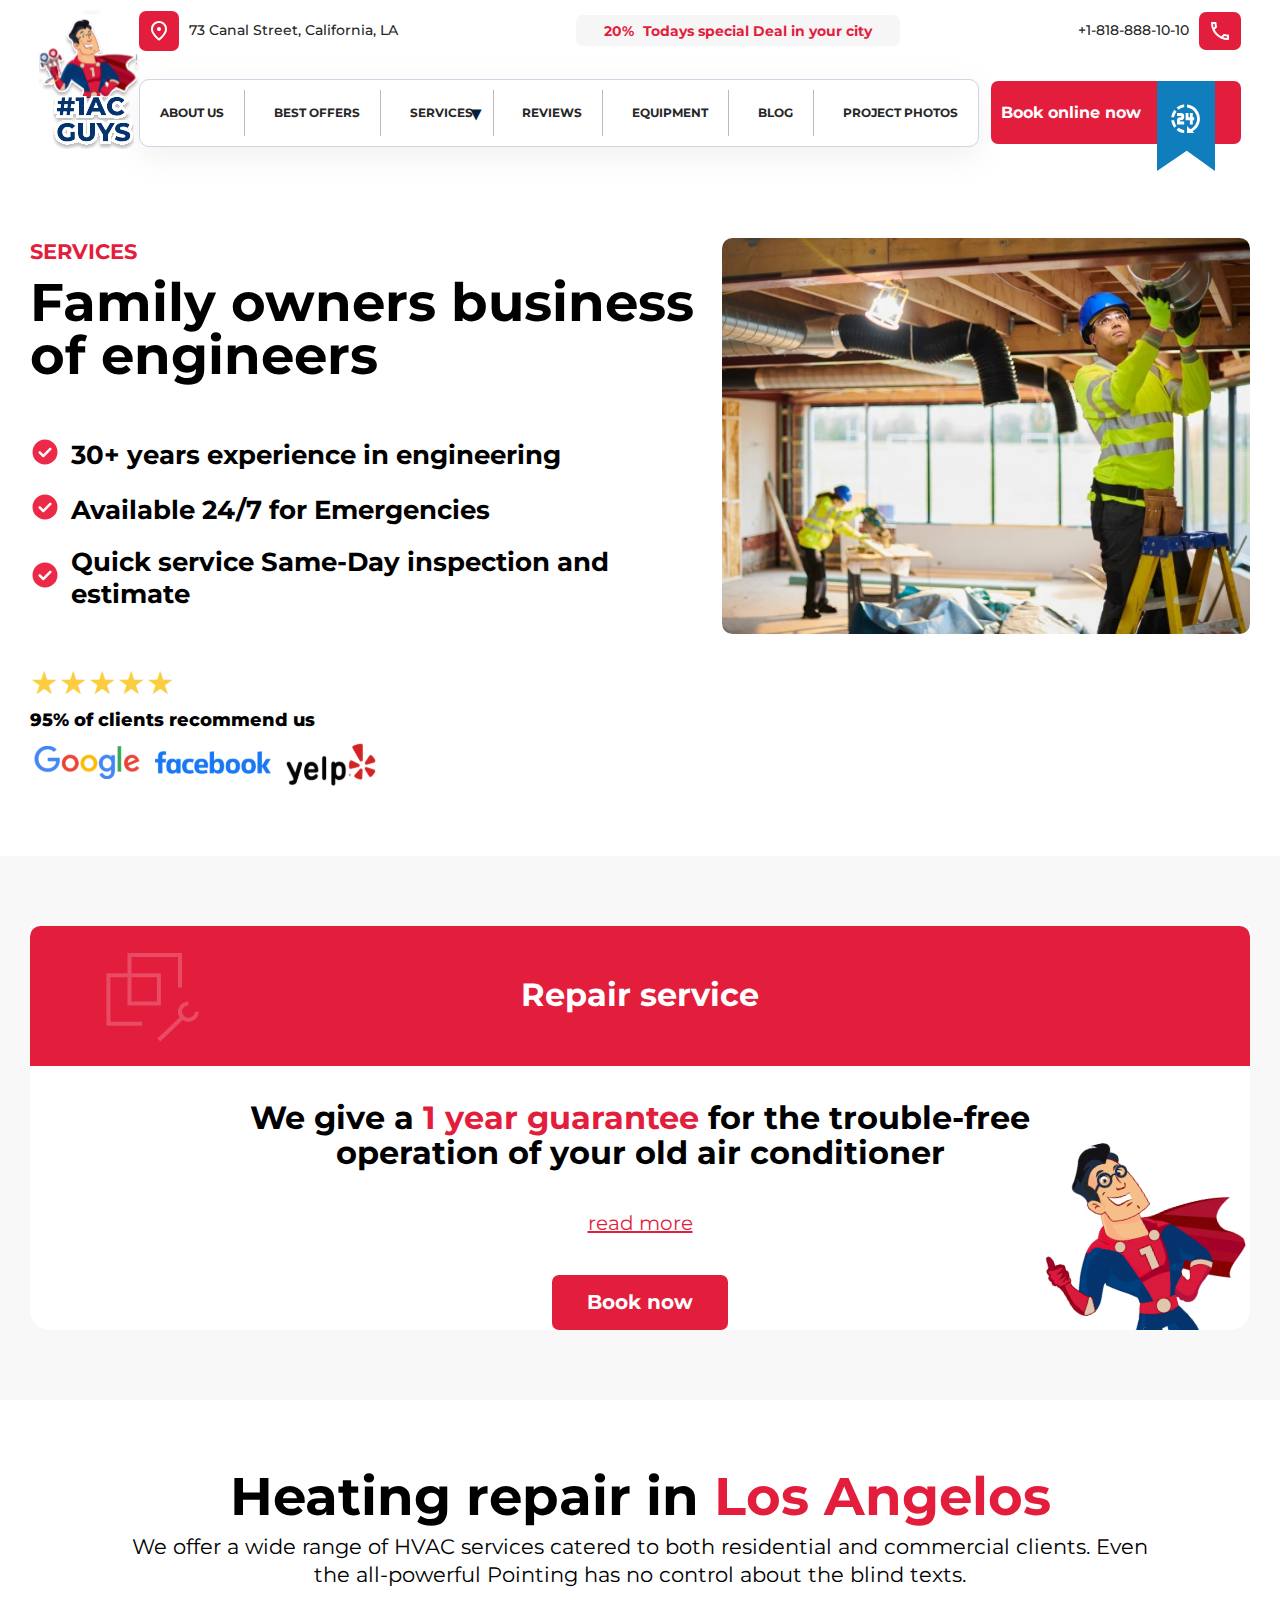
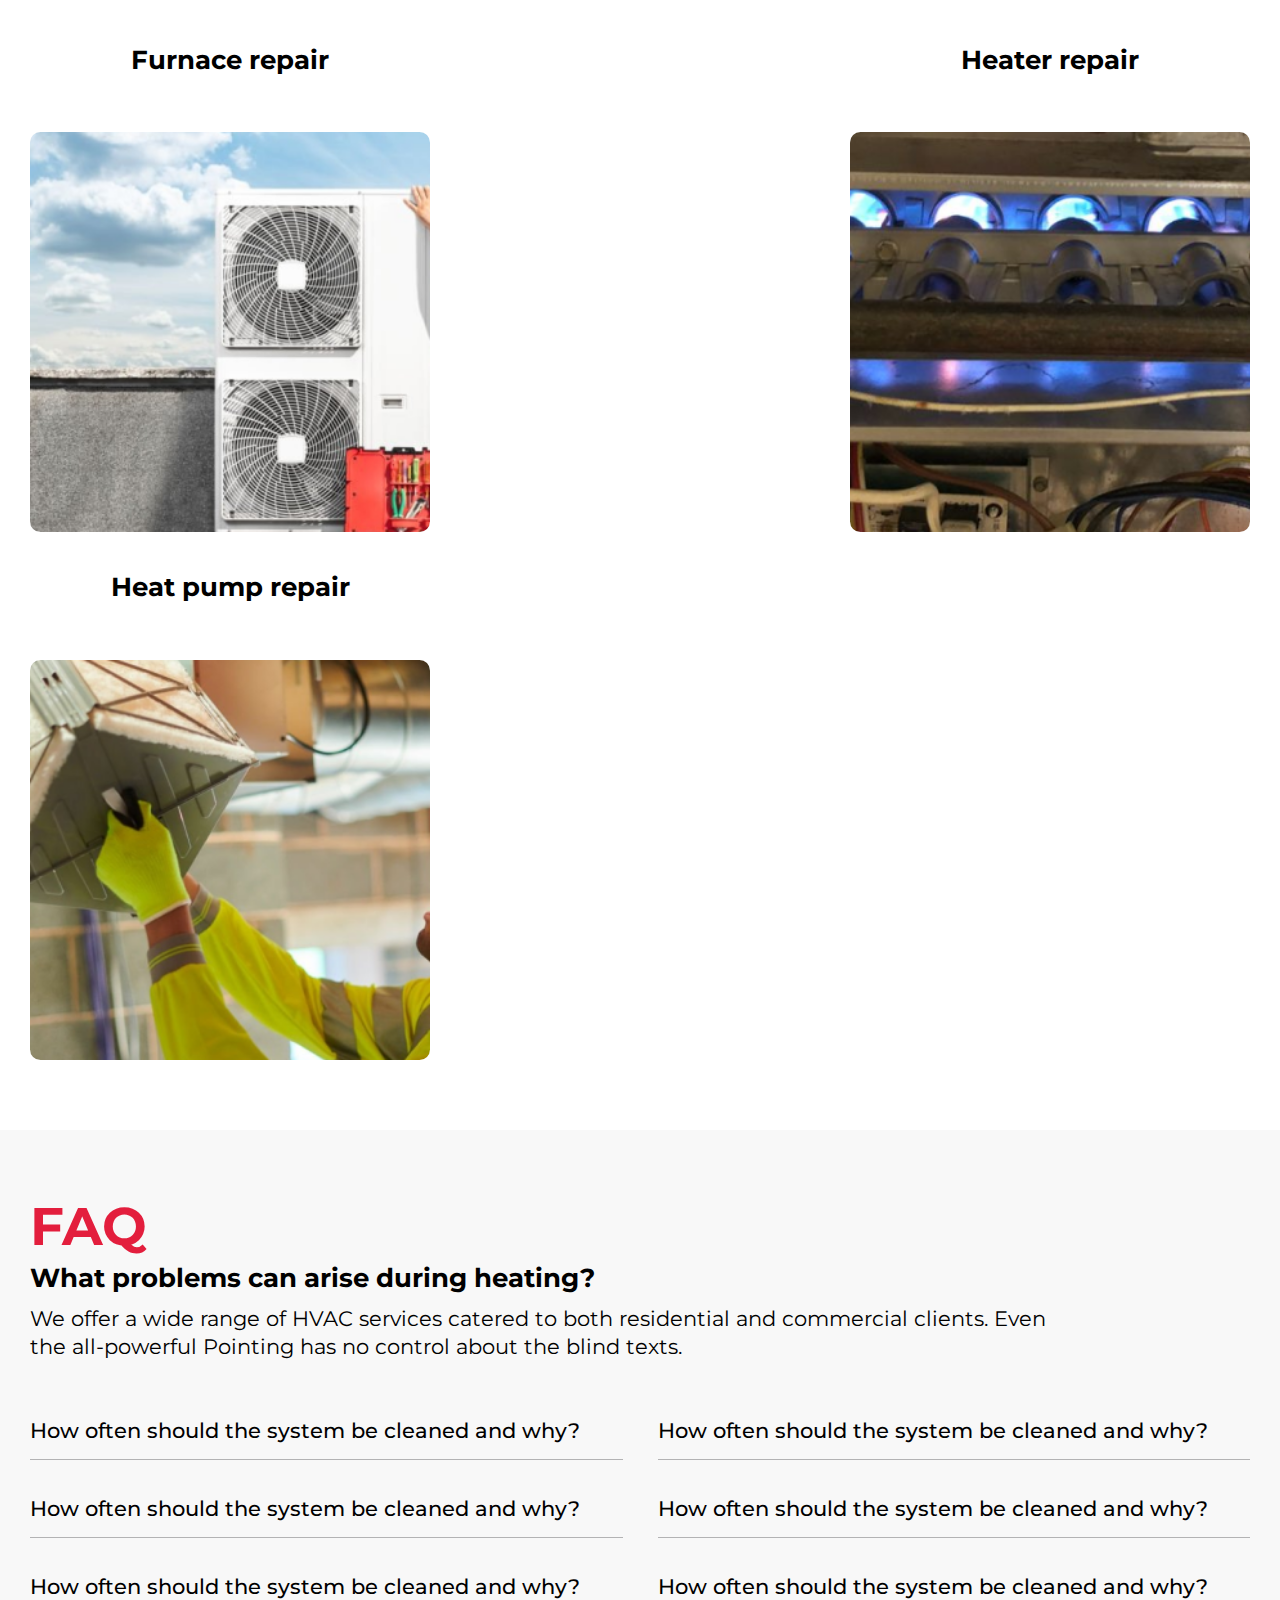
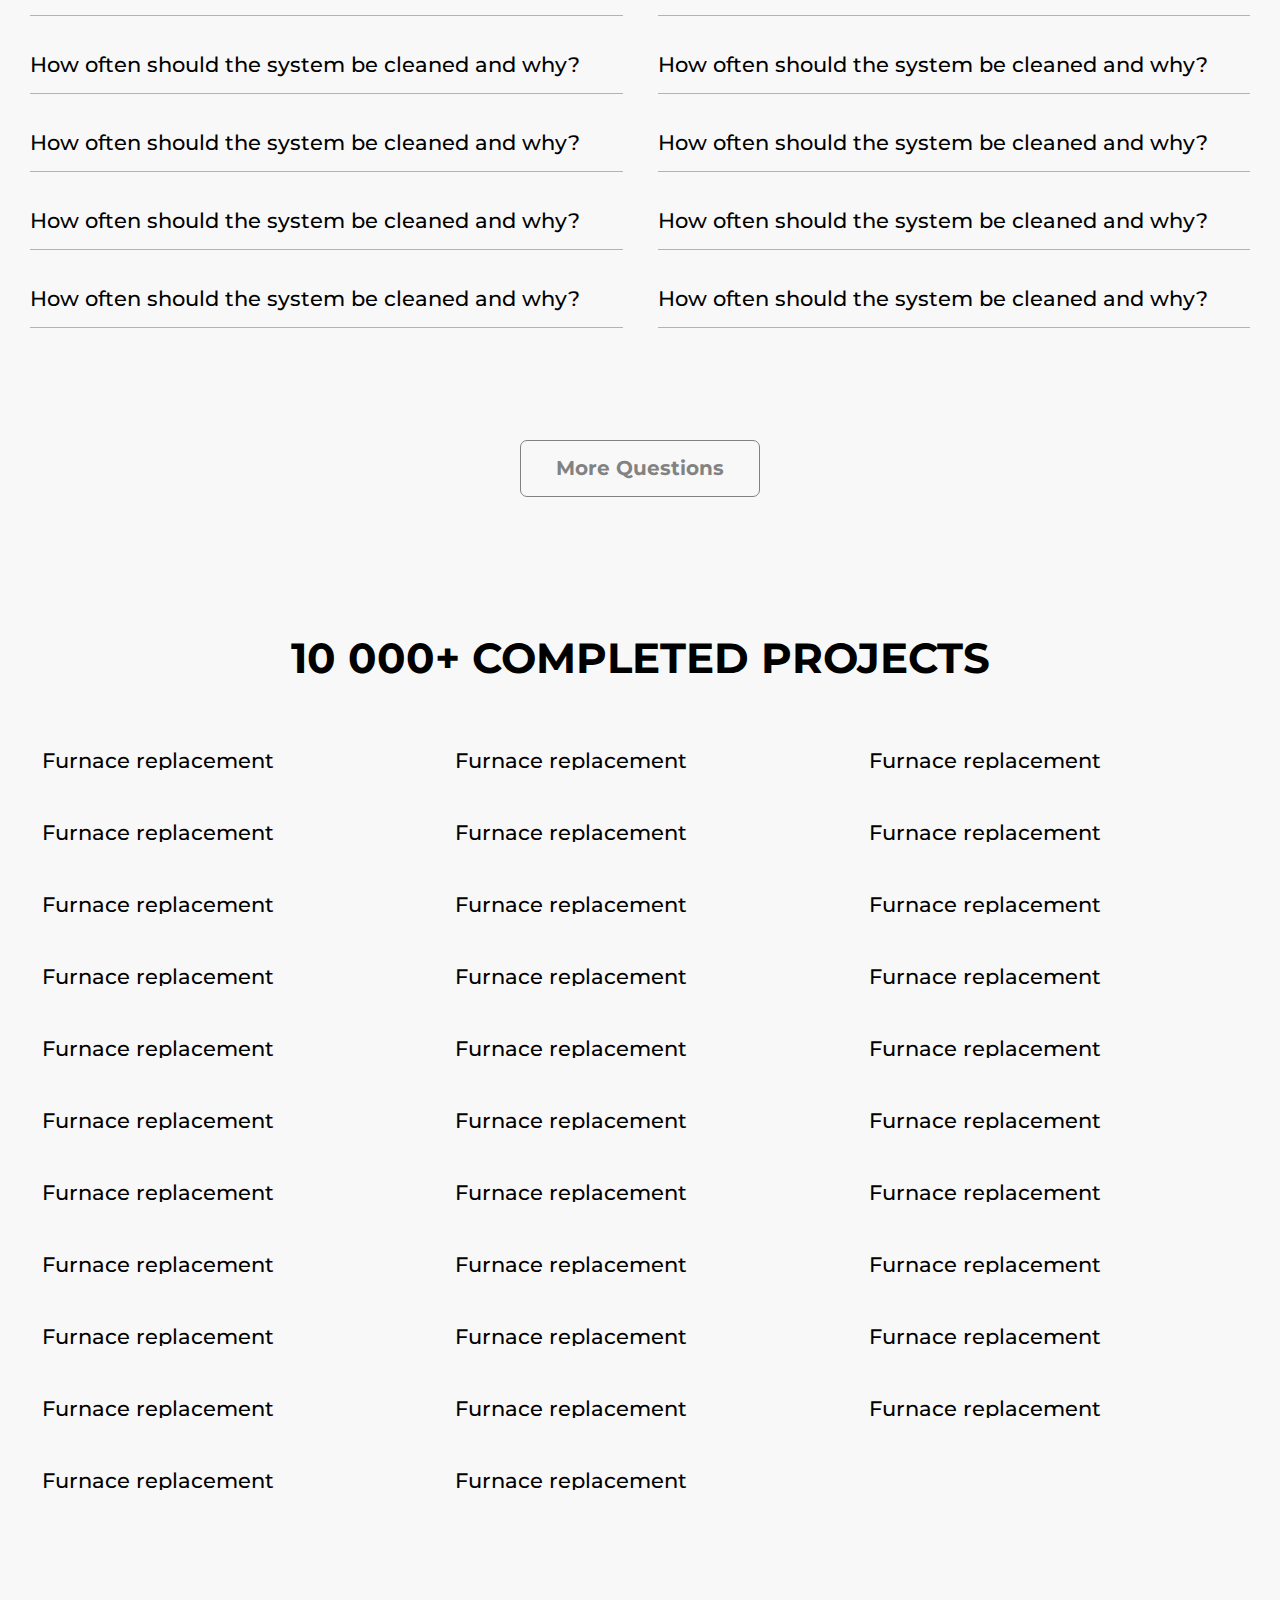
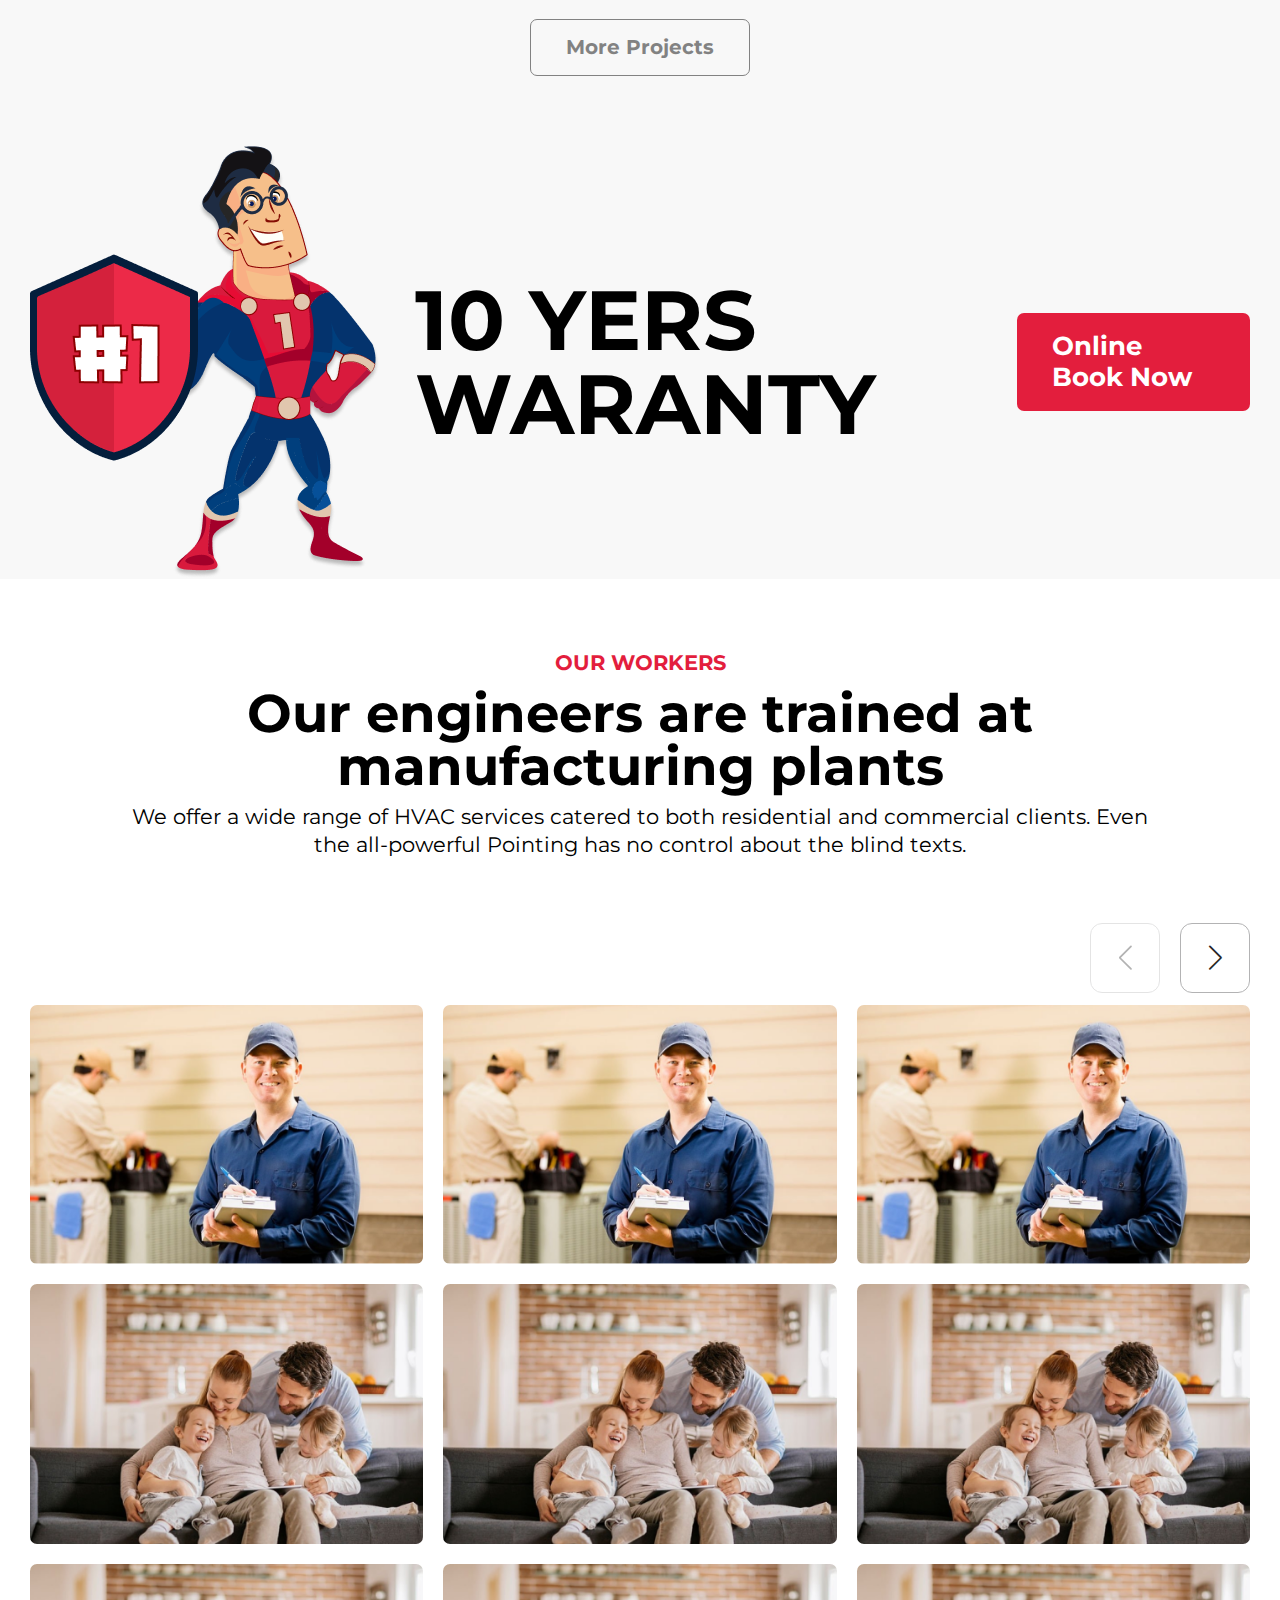
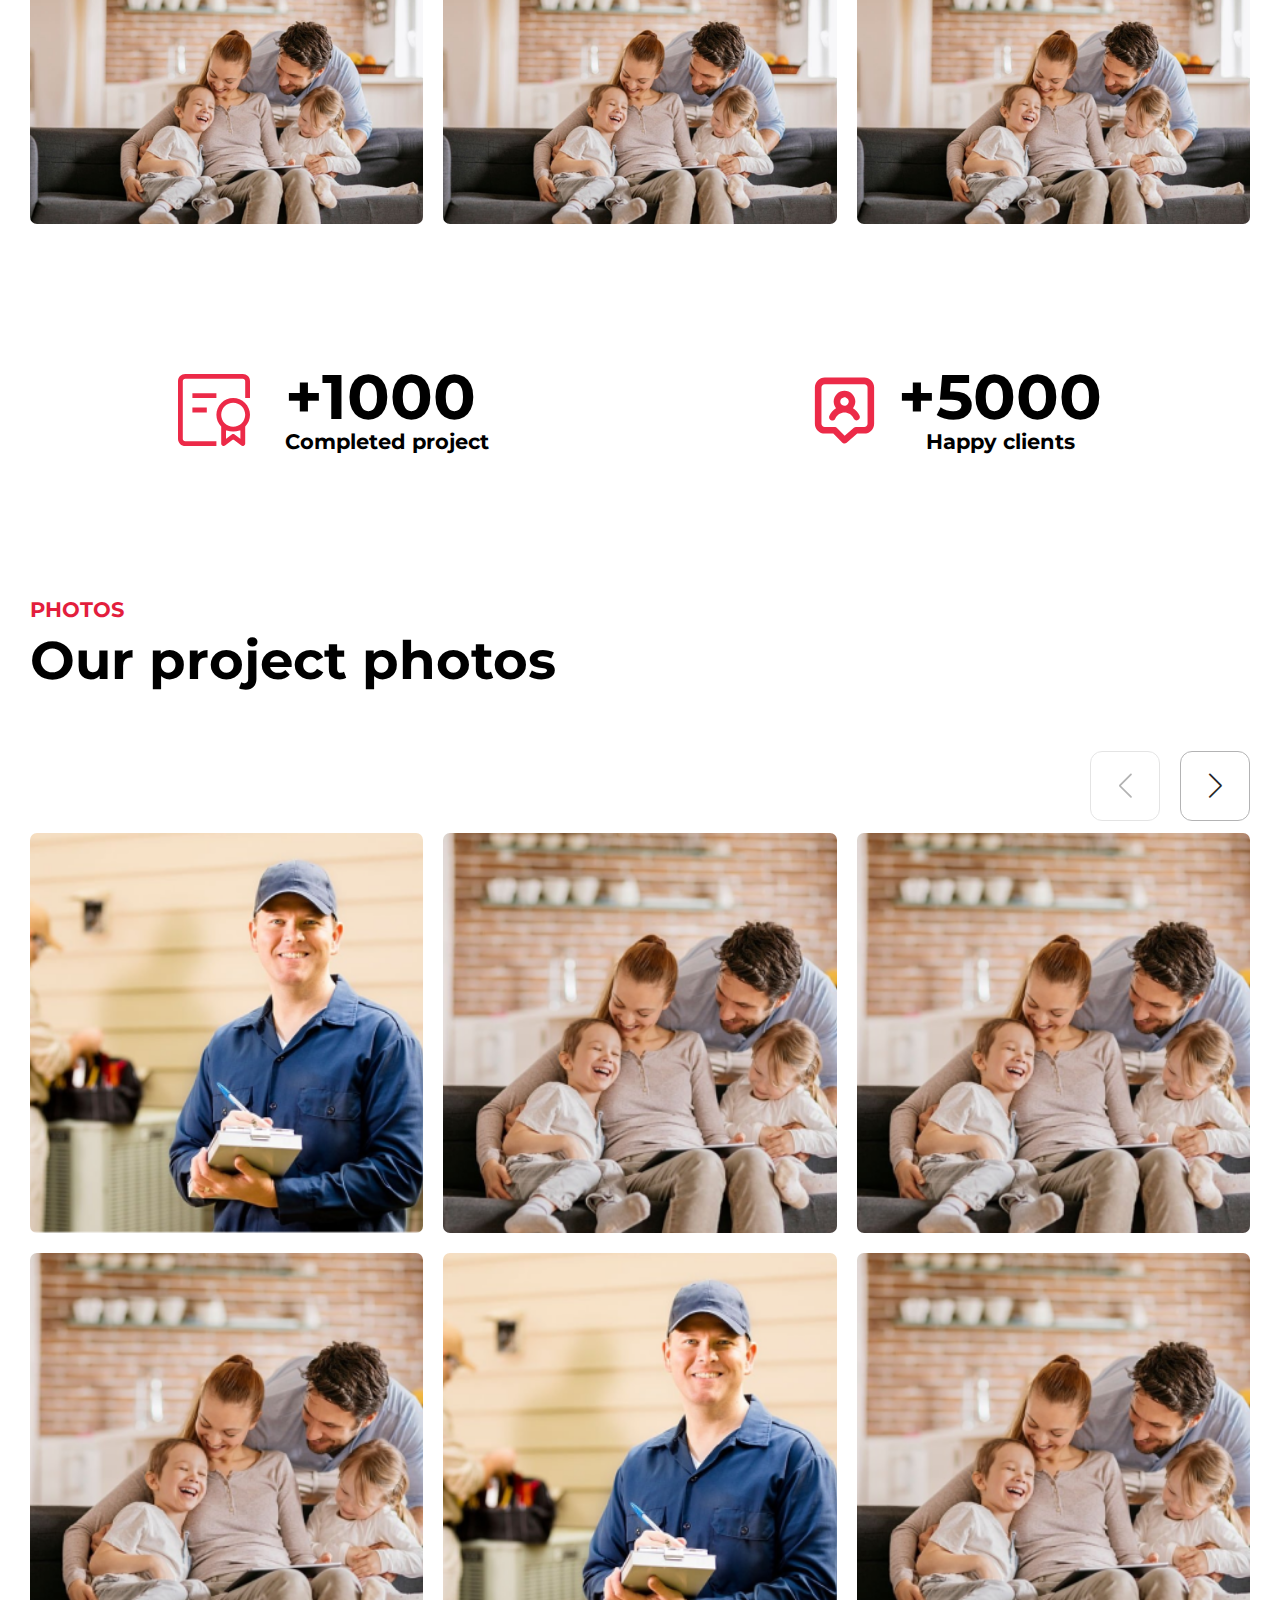
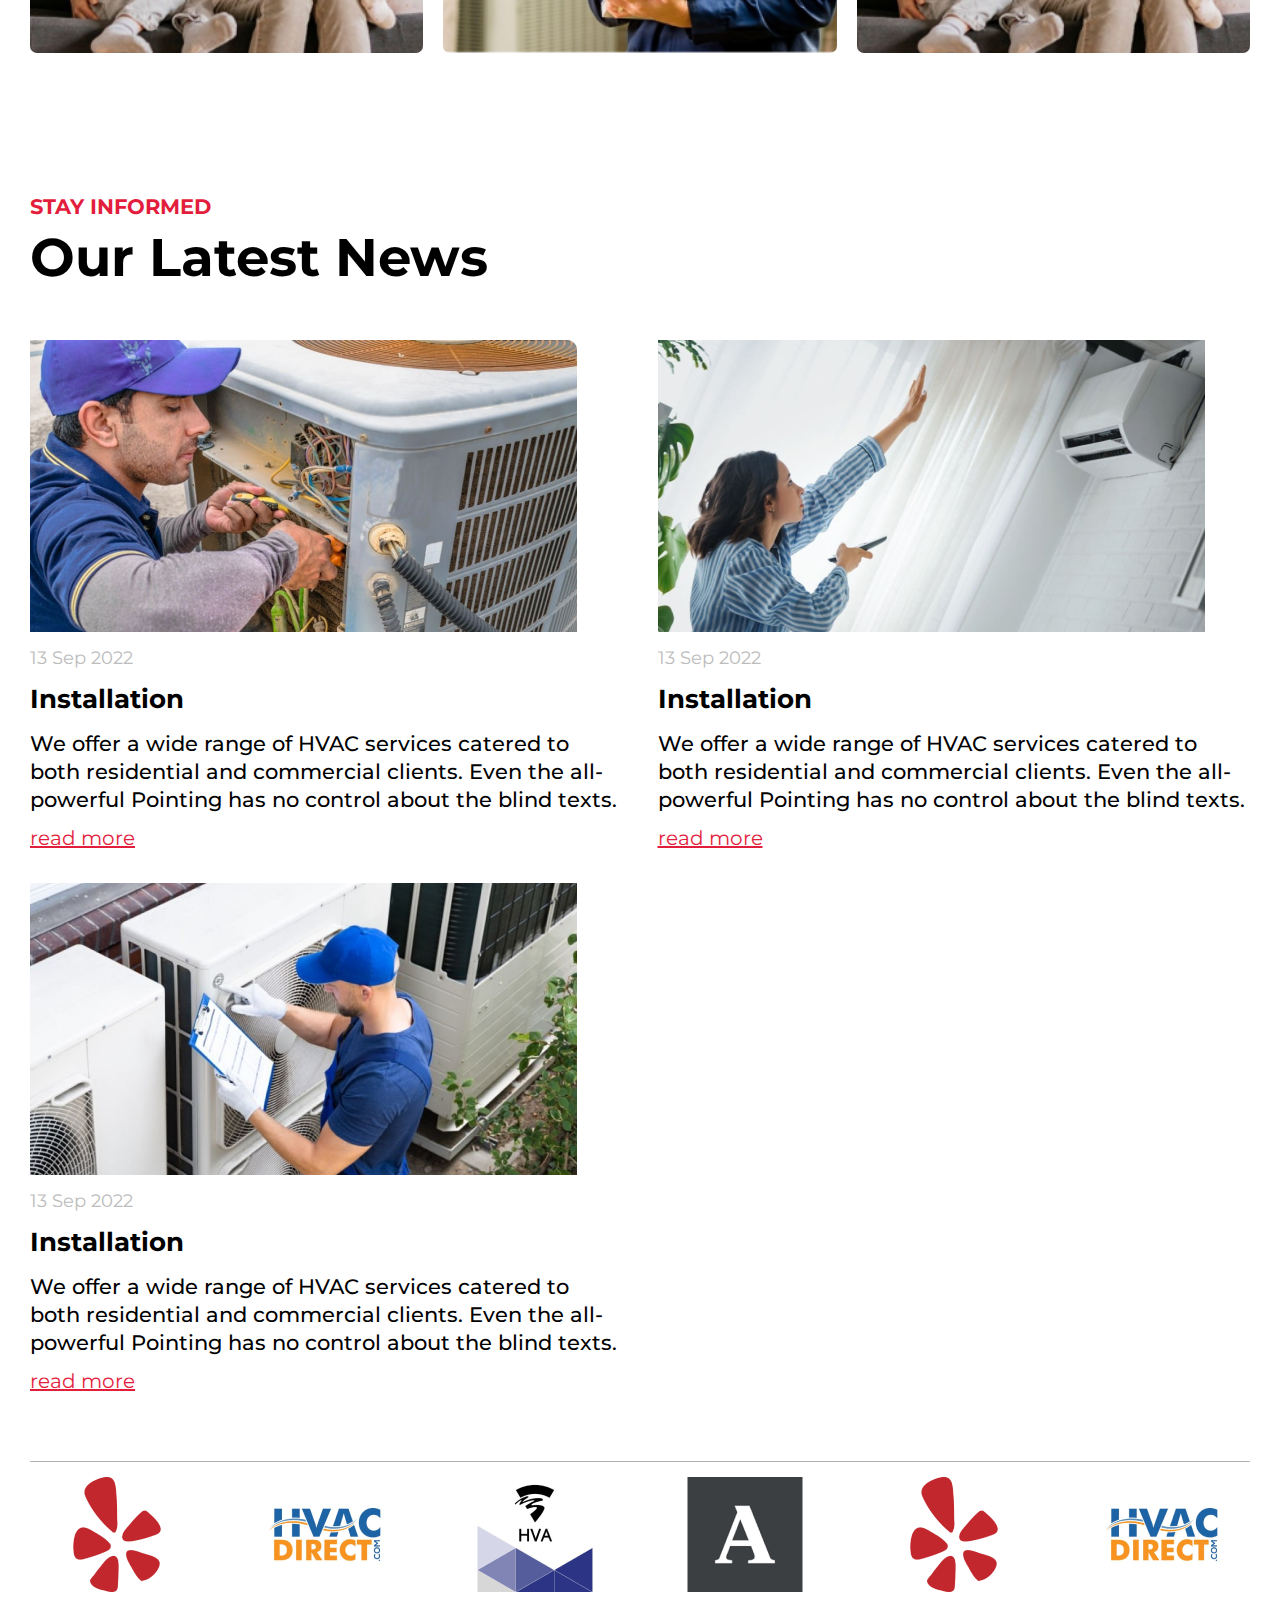
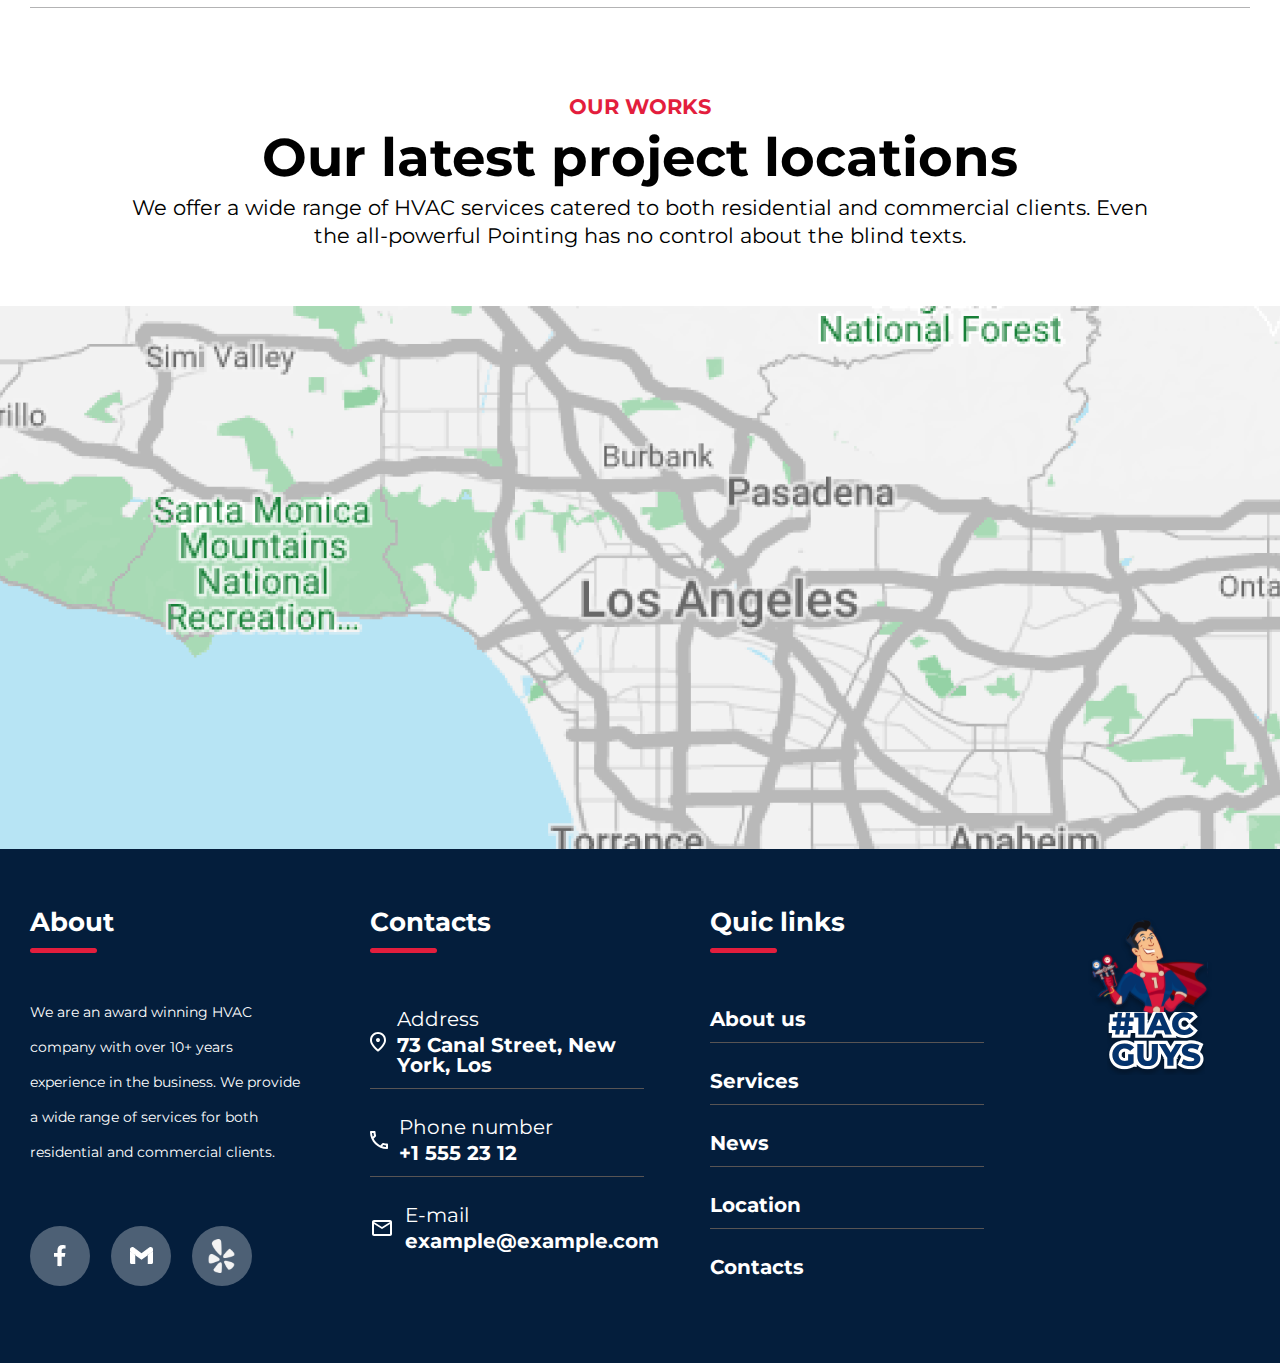
<file: heating-repairs.html>
<!DOCTYPE html>
<html lang="en">
    <head>
        <meta charset="UTF-8">
        <meta name="viewport" content="width=device-width, initial-scale=1.0">
        <meta http-equiv="X-UA-Compatible" content="ie=edge">
        <title>Heating Repairs</title>
        <link rel="stylesheet" type="text/css" href="./css/style.css">
        <script defer src="./js/scripts.js"></script>
    </head>
    <body>
        <div class="wrapper">
            <header class="header">
                <div class="container">
                    <div class="header__sale mobile py-2.5 px-8 rounded-lg">
                        <p class="text-gradient flex items-center justify-center gap-2.5">
                            <span>20%</span>
                            Todays special Deal in your city
                        </p>
                    </div>
                    <div class="header__row">
                        <div class="header__logo">
                            <a href="index.html">
                                <img src="./img/svgicons/logo.svg" alt="logo">
                            </a>
                        </div>
                        <a href="#" class="btn mobile text-2xl">
                            <p>Book online now</p>
                            <img src="./img/svgicons/flag.svg" alt="24">
                        </a>
                        <div class="header__burger">
                            <span></span>
                        </div>
                        <div class="header__menu">
                            <div class="header__top">
                                <button class="header__address pc flex gap-3 items-center">
                                    <div class="btn">
                                        <img src="./img/svgicons/address.svg" alt="address">
                                    </div>
                                    <p class="text-neutral-800 font-medium text-base">73 Canal Street, California, LA</p>
                                    <div class="header__address-hover">
                                        We're showing you current address. But you can
                                        <span>change</span>
                                        your address.
                                    </div>
                                </button>
                                <div class="header__sale pc py-2.5 px-8 rounded-lg">
                                    <p class="text-gradient flex items-center justify-center gap-2.5">
                                        <span>20%</span>
                                        Todays special Deal in your city
                                    </p>
                                </div>
                                <a class="header__phone pc flex gap-3 items-center flex-row-reverse" href="tel: +1-818-888-10-10">
                                    <div class="btn">
                                        <img src="./img/svgicons/phone.svg" alt="phone">
                                    </div>
                                    <p class="text-neutral-800 font-medium text-base">+1-818-888-10-10</p>
                                </a>
                            </div>
                            <div class="header__bottom">
                                <nav class="header__links">
                                    <a href="#" class="text-neutral-800 font-bold text-lg uppercase">ABOUT US</a>
                                    <a href="#" class="text-neutral-800 font-bold text-lg uppercase">BEST OFFERS</a>
                                    <div class="header__link">
                                        <a href="#" class="text-neutral-800 font-bold text-lg uppercase">SERVICES</a>
                                        <div class="submenu">
                                            <div class="submenu__row">
                                                <a href="#">Heating repair</a>
                                                <a href="#">Heating repair</a>
                                                <a href="#">Heating repair</a>
                                                <a href="#">Heating repair</a>
                                                <a href="#">Heating repair</a>
                                                <a href="#">Heating repair</a>
                                                <a href="#">Heating repair</a>
                                                <a href="#">Heating repair</a>
                                                <a href="#">Heating repair</a>
                                                <a href="#">Heating repair</a>
                                                <a href="#">Heating repair</a>
                                            </div>
                                        </div>
                                    </div>
                                    <a href="#" class="text-neutral-800 font-bold text-lg uppercase">REVIEWS</a>
                                    <a href="#" class="text-neutral-800 font-bold text-lg uppercase">EQUIPMENT</a>
                                    <a href="#" class="text-neutral-800 font-bold text-lg uppercase">BLOG</a>
                                    <a href="#" class="text-neutral-800 font-bold text-lg uppercase">PROJECT PHOTOS</a>
                                </nav>
                                <a href="#" class="btn pc text-2xl flex items-center justify-center gap-4 flex-auto">
                                    <p>Book online now</p>
                                    <img src="./img/svgicons/flag.svg" alt="24">
                                </a>
                            </div>
                        </div>
                    </div>
                    <div class="flex items-center justify-between gap-4">
                        <button class="header__address mobile flex gap-3 items-center">
                            <div class="btn">
                                <img src="./img/svgicons/address.svg" alt="address">
                            </div>
                            <p class="text-neutral-800 font-medium text-base">73 Canal Street, California, LA</p>
                            <div class="header__address-hover">
                                We're showing you current address. But you can
                                <span>change</span>
                                your address.
                            </div>
                        </button>
                        <a class="header__phone mobile flex gap-3 items-center flex-row-reverse" href="tel: +1-818-888-10-10">
                            <div class="btn">
                                <img src="./img/svgicons/phone.svg" alt="phone">
                            </div>
                            <p class="text-neutral-800 font-medium text-base">+1-818-888-10-10</p>
                        </a>
                    </div>
                </div>
            </header>
            <main class="content">
                <article class="intro article">
                    <div class="container">
                        <div class="intro__row flex gap-4">
                            <div class="intro__info flex-auto">
                                <header class="block-header mb-16">
                                    <h2 class="text-gradient text-2xl font-bold mb-3 ">SERVICES</h2>
                                    <h1 class="font-bold text-6xl mb-3">
                                        Family owners 
                                        business of engineers
                                    </h1>
                                </header>
                                <ul>
                                    <li>30+ years experience in engineering</li>
                                    <li>Available 24/7 for Emergencies</li>
                                    <li>Quick service Same-Day inspection and estimate</li>
                                </ul>
                                <div class="intro__rating">
                                    <div class="rating__stars mb-2">★★★★★</div>
                                    <p class="text-xl font-extrabold mb-2">95% of clients recommend us</p>
                                    <div class="intro__company flex gap-3 items-center">
                                        <img src="./img/svgicons/google.svg" alt="google">
                                        <img src="./img/svgicons/faccebook.svg" alt="faccebook">
                                        <img src="./img/svgicons/yelp.svg" alt="yelp">
                                    </div>
                                </div>
                            </div>
                            <div class="intro__img overflow-hidden rounded-xl">
                                <img src="./img/index/intro.png" alt="intro">
                            </div>
                        </div>
                    </div>
                </article>
                <section class="special section bg-grey">
                    <div class="container">
                        <div class="special__row grid grid-cols-1 gap-20">
                            <div class="special__item special__item__bottom">
                                <header class="special__header gradient relative flex items-center justify-center h-40 rounded-t-xl">
                                    <img class="absolute left-20" src="./img/svgicons/clarity-1.svg" alt="clarity-1">
                                    <h3 class="font-bold text-4xl text-center">
                                        Repair service
                                    </h3>
                                </header>
                                <main class="special__main bg-white pt-10 pb-12 px-5 flex items-center flex-col">
                                    <p class="font-bold text-4xl text-center mb-12">
                                        We give a
                                        <span class="text-gradient">1 year guarantee</span>
                                        for the trouble-free operation of your old air conditioner
                                    </p>
                                    <a href="#" class="mb-12">read more</a>
                                    <a href="#" class="btn text-white">Book now</a>
                                </main>
                            </div>
                        </div>
                    </div>
                </section>
                <article class="page-service article">
                    <div class="container">
                        <header class="block-header mb-16 m-0 m-auto text-center">
                            <h2 class="font-bold text-6xl mb-3">
                                Heating repair in
                                <span class="text-gradient">Los Angelos</span>
                            </h2>
                            <p class="text-2xl">We offer a wide range of HVAC services catered to both residential and commercial clients. Even the all-powerful Pointing has no control about the blind texts.</p>
                        </header>
                        <div class="page-service__row grid items-center justify-between">
                            <div class="page-service__item">
                                <h3 class="text-3xl font-bold mb-16 text-center">Furnace repair</h3>
                                <div class="page-service__img rounded-xl overflow-hidden relative">
                                    <img src="./img/engineers/7.png" alt="">
                                </div>
                            </div>
                            <div class="page-service__item">
                                <h3 class="text-3xl font-bold mb-16 text-center">Heater repair</h3>
                                <div class="page-service__img rounded-xl overflow-hidden relative">
                                    <img src="./img/engineers/8.png" alt="">
                                </div>
                            </div>
                            <div class="page-service__item">
                                <h3 class="text-3xl font-bold mb-16 text-center">Heat pump repair</h3>
                                <div class="page-service__img rounded-xl overflow-hidden relative">
                                    <img src="./img/engineers/9.png" alt="">
                                </div>
                            </div>
                        </div>
                    </div>
                </article>
                <article class="faq article bg-grey">
                    <div class="container">
                        <header class="block-header mb-16 ">
                            <h2 class="text-gradient text-6xl font-bold mb-3 ">FAQ</h2>
                            <h3 class="font-bold text-3xl mb-3">What problems can arise during heating?</h3>
                            <p class="text-2xl">We offer a wide range of HVAC services catered to both residential and commercial clients. Even the all-powerful Pointing has no control about the blind texts.</p>
                        </header>
                        <div class="faq__row grid gap-10 mb-32">
                            <div class="faq__items flex flex-col gap-10">
                                <div class="faq__item">
                                    How often should the system be cleaned and why?
                                </div>
                                <div class="faq__item">
                                    How often should the system be cleaned and why?
                                </div>
                                <div class="faq__item">
                                    How often should the system be cleaned and why?
                                </div>
                                <div class="faq__item">
                                    How often should the system be cleaned and why?
                                </div>
                                <div class="faq__item">
                                    How often should the system be cleaned and why?
                                </div>
                                <div class="faq__item">
                                    How often should the system be cleaned and why?
                                </div>
                                <div class="faq__item">
                                    How often should the system be cleaned and why?
                                </div>
                            </div>
                            <div class="faq__items flex flex-col gap-10">
                                <div class="faq__item">
                                    How often should the system be cleaned and why?
                                </div>
                                <div class="faq__item">
                                    How often should the system be cleaned and why?
                                </div>
                                <div class="faq__item">
                                    How often should the system be cleaned and why?
                                </div>
                                <div class="faq__item">
                                    How often should the system be cleaned and why?
                                </div>
                                <div class="faq__item">
                                    How often should the system be cleaned and why?
                                </div>
                                <div class="faq__item">
                                    How often should the system be cleaned and why?
                                </div>
                                <div class="faq__item">
                                    How often should the system be cleaned and why?
                                </div>
                            </div>
                        </div>
                        <a href="#" class="btn__bordered btn__bordered__grey m-0 m-auto ">More Questions</a>
                    </div>
                </article>
                <article class="projects article bg-grey">
                    <div class="container">
                        <header class="block-header m-0 m-auto mb-16">
                            <h2 class="font-bold text-5xl mb-3 text-center">
                                10 000+ COMPLETED PROJECTS
                            </h2>
                        </header>
                        <div class="projects__row grid mb-32">
                            <div class="projects__project">
                                <p>Furnace replacement</p>
                            </div>
                            <div class="projects__project">
                                <p>Furnace replacement</p>
                            </div>
                            <div class="projects__project">
                                <p>Furnace replacement</p>
                            </div>
                            <div class="projects__project">
                                <p>Furnace replacement</p>
                            </div>
                            <div class="projects__project">
                                <p>Furnace replacement</p>
                            </div>
                            <div class="projects__project">
                                <p>Furnace replacement</p>
                            </div>
                            <div class="projects__project">
                                <p>Furnace replacement</p>
                            </div>
                            <div class="projects__project">
                                <p>Furnace replacement</p>
                            </div>
                            <div class="projects__project">
                                <p>Furnace replacement</p>
                            </div>
                            <div class="projects__project">
                                <p>Furnace replacement</p>
                            </div>
                            <div class="projects__project">
                                <p>Furnace replacement</p>
                            </div>
                            <div class="projects__project">
                                <p>Furnace replacement</p>
                            </div>
                            <div class="projects__project">
                                <p>Furnace replacement</p>
                            </div>
                            <div class="projects__project">
                                <p>Furnace replacement</p>
                            </div>
                            <div class="projects__project">
                                <p>Furnace replacement</p>
                            </div>
                            <div class="projects__project">
                                <p>Furnace replacement</p>
                            </div>
                            <div class="projects__project">
                                <p>Furnace replacement</p>
                            </div>
                            <div class="projects__project">
                                <p>Furnace replacement</p>
                            </div>
                            <div class="projects__project">
                                <p>Furnace replacement</p>
                            </div>
                            <div class="projects__project">
                                <p>Furnace replacement</p>
                            </div>
                            <div class="projects__project">
                                <p>Furnace replacement</p>
                            </div>
                            <div class="projects__project">
                                <p>Furnace replacement</p>
                            </div>
                            <div class="projects__project">
                                <p>Furnace replacement</p>
                            </div>
                            <div class="projects__project">
                                <p>Furnace replacement</p>
                            </div>
                            <div class="projects__project">
                                <p>Furnace replacement</p>
                            </div>
                            <div class="projects__project">
                                <p>Furnace replacement</p>
                            </div>
                            <div class="projects__project">
                                <p>Furnace replacement</p>
                            </div>
                            <div class="projects__project">
                                <p>Furnace replacement</p>
                            </div>
                            <div class="projects__project">
                                <p>Furnace replacement</p>
                            </div>
                            <div class="projects__project">
                                <p>Furnace replacement</p>
                            </div>
                            <div class="projects__project">
                                <p>Furnace replacement</p>
                            </div>
                            <div class="projects__project">
                                <p>Furnace replacement</p>
                            </div>
                        </div>
                        <a href="#" class="btn__bordered btn__bordered__grey m-0 m-auto">More Projects</a>
                    </div>
                </article>
                <article class="yers bg-grey">
                    <div class="container">
                        <div class="yers__row flex items-center justify-between gap-10">
                            <img src="./img/yers.png" alt="yers">
                            <h2 class="font-bold text-8xl">
                                10 YERS WARANTY
                            </h2>
                            <a href="#" class="btn text-3xl">Online Book Now</a>
                        </div>
                    </div>
                </article>
                <article class="article">
                    <div class="container">
                        <header class="block-header mb-16 m-0 m-auto text-center">
                            <h3 class="text-gradient text-2xl font-bold mb-3 ">OUR WORKERS</h3>
                            <h2 class="font-bold text-6xl mb-3">Our engineers are trained at manufacturing plants</h2>
                            <p class="text-2xl">We offer a wide range of HVAC services catered to both residential and commercial clients. Even the all-powerful Pointing has no control about the blind texts.</p>
                        </header>
                        <main class="swiper swiper-grid swiper-grid-three mb-40">
                            <div class="swiper-wrapper">
                                <div class="swiper-slide">
                                    <img src="./img/engineers/1.png" alt="1">
                                </div>
                                <div class="swiper-slide">
                                    <img src="./img/engineers/2.png" alt="2">
                                </div>
                                <div class="swiper-slide">
                                    <img src="./img/engineers/2.png" alt="3">
                                </div>
                                <div class="swiper-slide">
                                    <img src="./img/engineers/1.png" alt="1">
                                </div>
                                <div class="swiper-slide">
                                    <img src="./img/engineers/2.png" alt="2">
                                </div>
                                <div class="swiper-slide">
                                    <img src="./img/engineers/2.png" alt="3">
                                </div>
                                <div class="swiper-slide">
                                    <img src="./img/engineers/1.png" alt="1">
                                </div>
                                <div class="swiper-slide">
                                    <img src="./img/engineers/2.png" alt="2">
                                </div>
                                <div class="swiper-slide">
                                    <img src="./img/engineers/2.png" alt="3">
                                </div>
                                <div class="swiper-slide">
                                    <img src="./img/engineers/1.png" alt="1">
                                </div>
                                <div class="swiper-slide">
                                    <img src="./img/engineers/2.png" alt="2">
                                </div>
                                <div class="swiper-slide">
                                    <img src="./img/engineers/2.png" alt="3">
                                </div>
                                <div class="swiper-slide">
                                    <img src="./img/engineers/1.png" alt="1">
                                </div>
                                <div class="swiper-slide">
                                    <img src="./img/engineers/2.png" alt="2">
                                </div>
                                <div class="swiper-slide">
                                    <img src="./img/engineers/2.png" alt="3">
                                </div>
                                <div class="swiper-slide">
                                    <img src="./img/engineers/1.png" alt="1">
                                </div>
                                <div class="swiper-slide">
                                    <img src="./img/engineers/2.png" alt="2">
                                </div>
                                <div class="swiper-slide">
                                    <img src="./img/engineers/2.png" alt="3">
                                </div>
                            </div>
                            <div class="swiper-button-prev swiper-grid-three-prev"></div>
                            <div class="swiper-button-next swiper-grid-three-next"></div>
                        </main>
                        <footer class="awards flex items-center justify-around gap-6">
                            <div class="awards__award flex items-center gap-10">
                                <img src="./img/svgicons/clarity-small.svg" alt="clarity-small">
                                <div class="awards__text">
                                    <p class="text-7xl font-bold">+1000</p>
                                    <p class="text-2xl font-bold text-center">Completed project</p>
                                </div>
                            </div>
                            <div class="awards__award flex items-center gap-4">
                                <img src="./img/svgicons/clients.svg" alt="clients">
                                <div class="awards__text">
                                    <p class="text-7xl font-bold">+5000</p>
                                    <p class="text-2xl font-bold text-center">Happy clients</p>
                                </div>
                            </div>
                        </footer>
                    </div>
                </article>
                <article class="photos article">
                    <div class="container">
                        <header class="block-header mb-16">
                            <h3 class="text-gradient text-2xl font-bold mb-3 ">PHOTOS</h3>
                            <h2 class="font-bold text-6xl mb-3">Our project photos</h2>
                        </header>
                        <main class="swiper swiper-grid swiper-grid-two">
                            <div class="swiper-wrapper">
                                <div class="swiper-slide">
                                    <img src="./img/engineers/1.png" alt="1">
                                </div>
                                <div class="swiper-slide">
                                    <img src="./img/engineers/2.png" alt="2">
                                </div>
                                <div class="swiper-slide">
                                    <img src="./img/engineers/2.png" alt="3">
                                </div>
                                <div class="swiper-slide">
                                    <img src="./img/engineers/1.png" alt="1">
                                </div>
                                <div class="swiper-slide">
                                    <img src="./img/engineers/2.png" alt="2">
                                </div>
                                <div class="swiper-slide">
                                    <img src="./img/engineers/2.png" alt="3">
                                </div>
                                <div class="swiper-slide">
                                    <img src="./img/engineers/1.png" alt="1">
                                </div>
                                <div class="swiper-slide">
                                    <img src="./img/engineers/2.png" alt="2">
                                </div>
                                <div class="swiper-slide">
                                    <img src="./img/engineers/2.png" alt="3">
                                </div>
                                <div class="swiper-slide">
                                    <img src="./img/engineers/1.png" alt="1">
                                </div>
                                <div class="swiper-slide">
                                    <img src="./img/engineers/2.png" alt="2">
                                </div>
                                <div class="swiper-slide">
                                    <img src="./img/engineers/2.png" alt="3">
                                </div>
                                <div class="swiper-slide">
                                    <img src="./img/engineers/1.png" alt="1">
                                </div>
                                <div class="swiper-slide">
                                    <img src="./img/engineers/2.png" alt="2">
                                </div>
                                <div class="swiper-slide">
                                    <img src="./img/engineers/2.png" alt="3">
                                </div>
                                <div class="swiper-slide">
                                    <img src="./img/engineers/1.png" alt="1">
                                </div>
                                <div class="swiper-slide">
                                    <img src="./img/engineers/2.png" alt="2">
                                </div>
                                <div class="swiper-slide">
                                    <img src="./img/engineers/2.png" alt="3">
                                </div>
                            </div>
                            <div class="swiper-button-prev swiper-grid-two-prev"></div>
                            <div class="swiper-button-next swiper-grid-two-next"></div>
                        </main>
                    </div>
                </article>
                <article class="news article">
                    <div class="container">
                        <header class="block-header mb-16">
                            <h3 class="text-gradient text-2xl font-bold mb-3 ">STAY INFORMED</h3>
                            <h2 class="font-bold text-6xl mb-3">Our Latest News</h2>
                        </header>
                        <div class="news__row grid gap-10">
                            <article class="news__article">
                                <img class="block mb-4" src="./img/items/1.png" alt="1">
                                <time datetime="2022-09-13" class=" block text-grey text-xl mb-4">13 Sep 2022</time>
                                <h3 class="text-3xl font-bold mb-4">Installation</h3>
                                <p class="text mb-4">We offer a wide range of HVAC services catered to both residential and commercial clients. Even the all-powerful Pointing has no control about the blind texts.</p>
                                <a href="#">read more</a>
                            </article>
                            <article class="news__article">
                                <img class="block mb-4" src="./img/items/2.png" alt="2">
                                <time datetime="2022-09-13" class="block text-grey text-xl mb-4">13 Sep 2022</time>
                                <h3 class="text-3xl font-bold mb-4">Installation</h3>
                                <p class="text mb-4">We offer a wide range of HVAC services catered to both residential and commercial clients. Even the all-powerful Pointing has no control about the blind texts.</p>
                                <a href="#">read more</a>
                            </article>
                            <article class="news__article">
                                <img class="block mb-4" src="./img/items/3.png" alt="3">
                                <time datetime="2022-09-13" class="block text-grey text-xl mb-4">13 Sep 2022</time>
                                <h3 class="text-3xl font-bold mb-4">Installation</h3>
                                <p class="text mb-4">We offer a wide range of HVAC services catered to both residential and commercial clients. Even the all-powerful Pointing has no control about the blind texts.</p>
                                <a href="#">read more</a>
                            </article>
                        </div>
                    </div>
                </article>
                <article class="company">
                    <div class="container">
                        <div class="company__row grid gap-10">
                            <div class="company__company">
                                <img src="./img/items/4.png" alt="4">
                            </div>
                            <div class="company__company">
                                <img src="./img/items/5.png" alt="5">
                            </div>
                            <div class="company__company">
                                <img src="./img/items/6.png" alt="6">
                            </div>
                            <div class="company__company">
                                <img src="./img/items/7.png" alt="7">
                            </div>
                            <div class="company__company">
                                <img src="./img/items/4.png" alt="4">
                            </div>
                            <div class="company__company">
                                <img src="./img/items/5.png" alt="5">
                            </div>
                        </div>
                    </div>
                </article>
                <article class="map">
                    <div class="container">
                        <header class="block-header mb-16 m-0 m-auto text-center">
                            <h3 class="text-gradient text-2xl font-bold mb-3 ">OUR WORKS</h3>
                            <h2 class="font-bold text-6xl mb-3">Our latest project locations</h2>
                            <p class="text-2xl">We offer a wide range of HVAC services catered to both residential and commercial clients. Even the all-powerful Pointing has no control about the blind texts.</p>
                        </header>
                    </div>
                    <img src="./img/map.png" alt="map">
                </article>
            </main>
            <footer class="footer">
                <div class="container">
                    <div class="footer__row">
                        <div class="footer__item">
                            <h3 class="footer__title">
                                About
                            </h3>
                            <p class="text-base leading-10 mb-16">
                                We are an award winning HVAC company with over 10+ years experience in the business. We provide a wide range of services for both residential and commercial clients.
                            </p>
                            <div class="footer__social flex gap-6">
                                <a href="#" class="footer__link">
                                    <img src="./img/svgicons/faccebook-small.svg" alt="faccebook">
                                </a>
                                <a href="#" class="footer__link">
                                    <img src="./img/svgicons/gmail.svg" alt="gmail">
                                </a>
                                <a href="#" class="footer__link">
                                    <img src="./img/svgicons/yelp-small.svg" alt="yelp">
                                </a>
                            </div>
                        </div>
                        <div class="footer__item">
                            <div class="footer__title">
                                Contacts
                            </div>
                            <nav class="footer__nav">
                                <a href="#">
                                    <img src="./img/svgicons/address.svg" alt="address">
                                    <div>
                                        <p>Address</p>
                                        <b>73 Canal Street, New York, Los</b>
                                    </div>
                                </a>
                                <a href="tel:+1 555 23 12">
                                    <img src="./img/svgicons/phone.svg" alt="phone">
                                    <div>
                                        <p>Phone number</p>
                                        <b>+1 555 23 12</b>
                                    </div>
                                </a>
                                <a href="mailto:example@example.com">
                                    <img src="./img/svgicons/mail.svg" alt="mail">
                                    <div>
                                        <p>E-mail</p>
                                        <b>example@example.com</b>
                                    </div>
                                </a>
                            </nav>
                        </div>
                        <div class="footer__item">
                            <div class="footer__title">
                                Quic links
                            </div>
                            <nav class="footer__nav">
                                <a href="#" class="font-bold">About us</a>
                                <a href="#" class="font-bold">Services</a>
                                <a href="#" class="font-bold">News</a>
                                <a href="#" class="font-bold">Location</a>
                                <a href="#" class="font-bold">Contacts</a>
                            </nav>
                        </div>
                        <div class="footer__logo">
                            <img src="./img/svgicons/logo-footer.svg" alt="logo">
                        </div>
                    </div>
                </div>
            </footer>
        </div>
    </body>
</html>
</file>
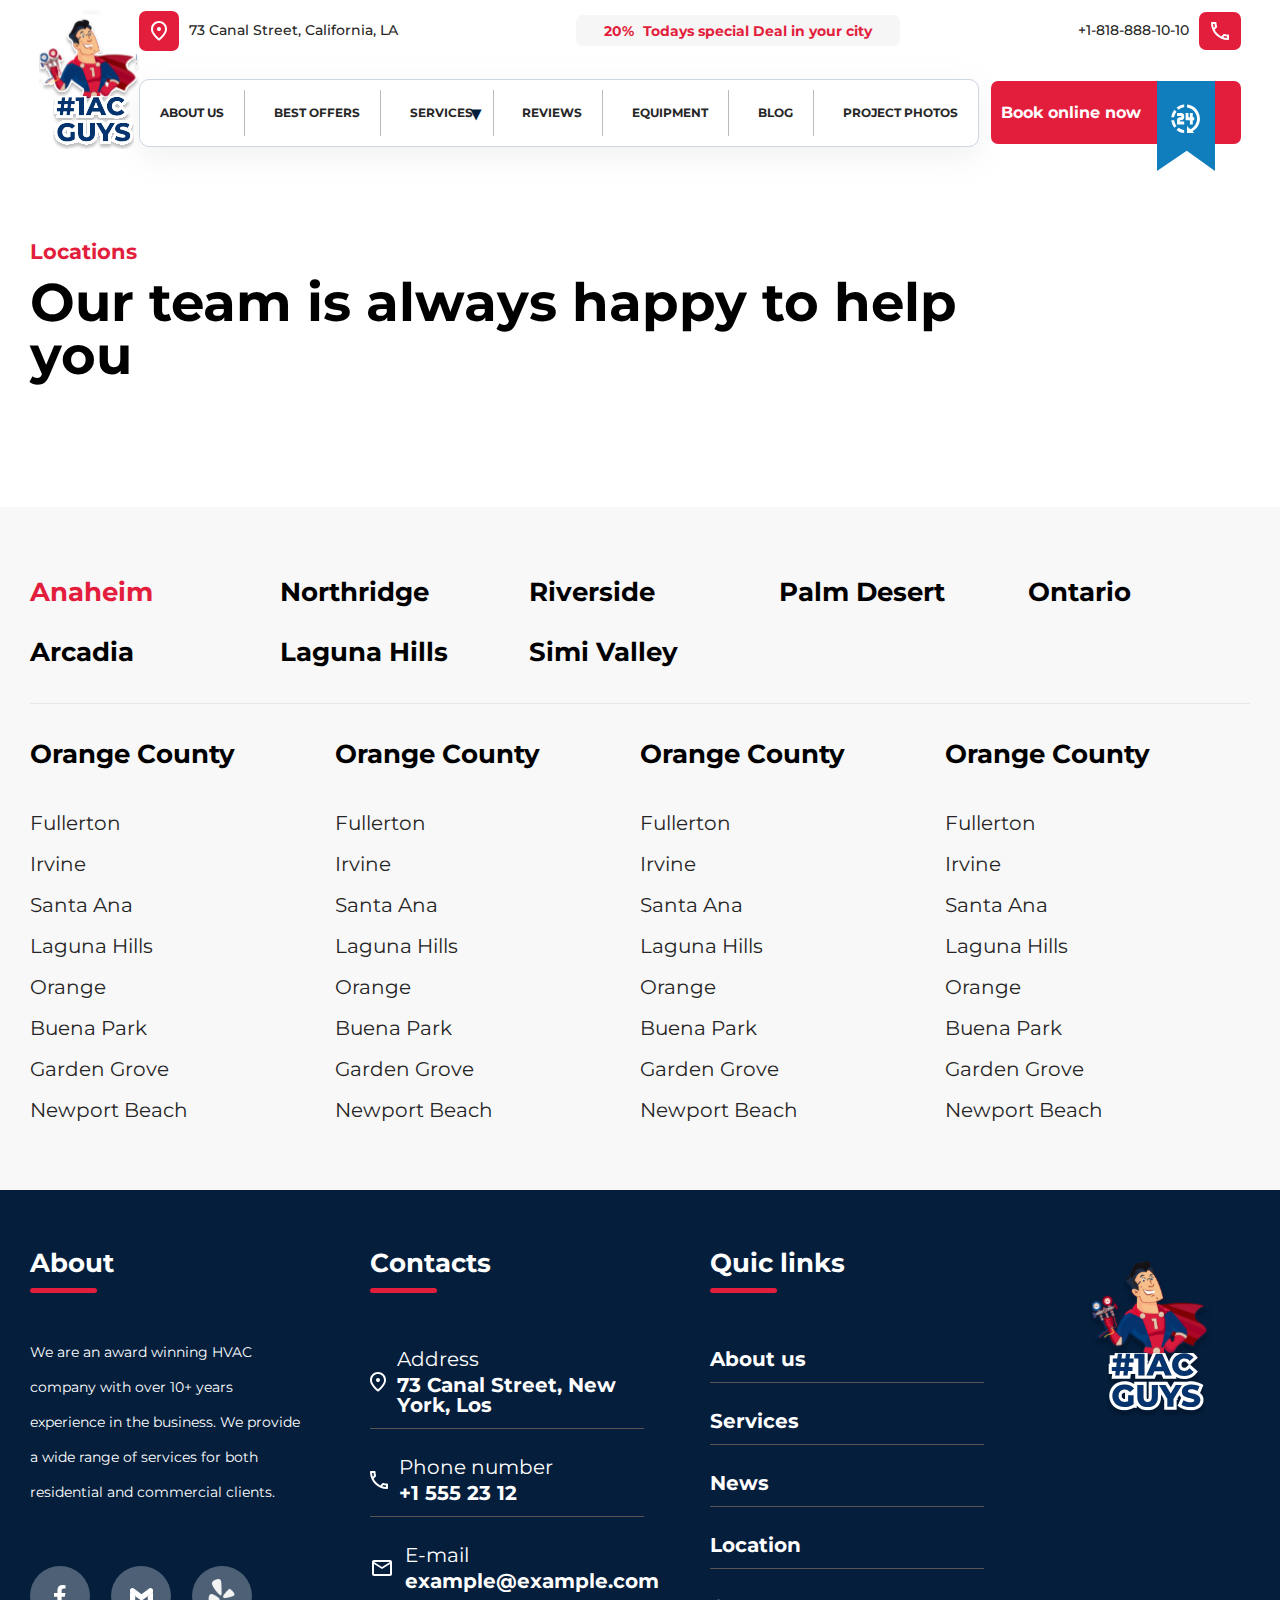
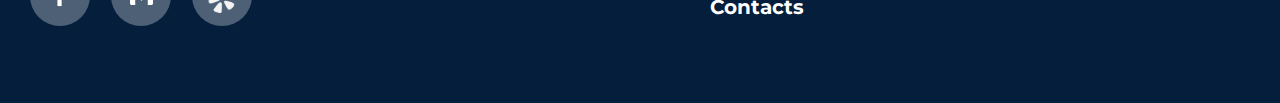
<file: location.html>
<!DOCTYPE html>
<html lang="en">
    <head>
        <meta charset="UTF-8">
        <meta name="viewport" content="width=device-width, initial-scale=1.0">
        <meta http-equiv="X-UA-Compatible" content="ie=edge">
        <title>Список страниц</title>
        <link rel="stylesheet" type="text/css" href="./css/style.css">
        <script defer src="./js/scripts.js"></script>
    </head>
    <body>
        <div class="wrapper">
            <header class="header">
                <div class="container">
                    <div class="header__sale mobile py-2.5 px-8 rounded-lg">
                        <p class="text-gradient flex items-center justify-center gap-2.5">
                            <span>20%</span>
                            Todays special Deal in your city
                        </p>
                    </div>
                    <div class="header__row">
                        <div class="header__logo">
                            <a href="index.html">
                                <img src="./img/svgicons/logo.svg" alt="logo">
                            </a>
                        </div>
                        <a href="#" class="btn mobile text-2xl">
                            <p>Book online now</p>
                            <img src="./img/svgicons/flag.svg" alt="24">
                        </a>
                        <div class="header__burger">
                            <span></span>
                        </div>
                        <div class="header__menu">
                            <div class="header__top">
                                <button class="header__address pc flex gap-3 items-center">
                                    <div class="btn">
                                        <img src="./img/svgicons/address.svg" alt="address">
                                    </div>
                                    <p class="text-neutral-800 font-medium text-base">73 Canal Street, California, LA</p>
                                    <div class="header__address-hover">
                                        We're showing you current address. But you can
                                        <span>change</span>
                                        your address.
                                    </div>
                                </button>
                                <div class="header__sale pc py-2.5 px-8 rounded-lg">
                                    <p class="text-gradient flex items-center justify-center gap-2.5">
                                        <span>20%</span>
                                        Todays special Deal in your city
                                    </p>
                                </div>
                                <a class="header__phone pc flex gap-3 items-center flex-row-reverse" href="tel: +1-818-888-10-10">
                                    <div class="btn">
                                        <img src="./img/svgicons/phone.svg" alt="phone">
                                    </div>
                                    <p class="text-neutral-800 font-medium text-base">+1-818-888-10-10</p>
                                </a>
                            </div>
                            <div class="header__bottom">
                                <nav class="header__links">
                                    <a href="#" class="text-neutral-800 font-bold text-lg uppercase">ABOUT US</a>
                                    <a href="#" class="text-neutral-800 font-bold text-lg uppercase">BEST OFFERS</a>
                                    <div class="header__link">
                                        <a href="#" class="text-neutral-800 font-bold text-lg uppercase">SERVICES</a>
                                        <div class="submenu">
                                            <div class="submenu__row">
                                                <a href="#">Heating repair</a>
                                                <a href="#">Heating repair</a>
                                                <a href="#">Heating repair</a>
                                                <a href="#">Heating repair</a>
                                                <a href="#">Heating repair</a>
                                                <a href="#">Heating repair</a>
                                                <a href="#">Heating repair</a>
                                                <a href="#">Heating repair</a>
                                                <a href="#">Heating repair</a>
                                                <a href="#">Heating repair</a>
                                                <a href="#">Heating repair</a>
                                            </div>
                                        </div>
                                    </div>
                                    <a href="#" class="text-neutral-800 font-bold text-lg uppercase">REVIEWS</a>
                                    <a href="#" class="text-neutral-800 font-bold text-lg uppercase">EQUIPMENT</a>
                                    <a href="#" class="text-neutral-800 font-bold text-lg uppercase">BLOG</a>
                                    <a href="#" class="text-neutral-800 font-bold text-lg uppercase">PROJECT PHOTOS</a>
                                </nav>
                                <a href="#" class="btn pc text-2xl flex items-center justify-center gap-4 flex-auto">
                                    <p>Book online now</p>
                                    <img src="./img/svgicons/flag.svg" alt="24">
                                </a>
                            </div>
                        </div>
                    </div>
                    <div class="flex items-center justify-between gap-4">
                        <button class="header__address mobile flex gap-3 items-center">
                            <div class="btn">
                                <img src="./img/svgicons/address.svg" alt="address">
                            </div>
                            <p class="text-neutral-800 font-medium text-base">73 Canal Street, California, LA</p>
                            <div class="header__address-hover">
                                We're showing you current address. But you can
                                <span>change</span>
                                your address.
                            </div>
                        </button>
                        <a class="header__phone mobile flex gap-3 items-center flex-row-reverse" href="tel: +1-818-888-10-10">
                            <div class="btn">
                                <img src="./img/svgicons/phone.svg" alt="phone">
                            </div>
                            <p class="text-neutral-800 font-medium text-base">+1-818-888-10-10</p>
                        </a>
                    </div>
                </div>
            </header>
            <main class="content article">
                <article class="intro article">
                    <div class="container">
                        <header class="block-header mb-16">
                            <h2 class="text-gradient text-2xl font-bold mb-3 ">Locations</h2>
                            <h1 class="font-bold text-6xl mb-3">
                                Our team is always happy to help you
                            </h1>
                        </header>
                    </div>
                </article>
                <section class="location bg-grey section">
                    <div class="container">
                        <nav class="location__nav grid gap-8 pb-10 mb-10">
                            <button class="location__link text-3xl font-bold text-left">Anaheim</button>
                            <button class="location__link text-3xl font-bold text-left">Northridge</button>
                            <button class="location__link text-3xl font-bold text-left">Riverside</button>
                            <button class="location__link text-3xl font-bold text-left">Palm Desert</button>
                            <button class="location__link text-3xl font-bold text-left">Ontario</button>
                            <button class="location__link text-3xl font-bold text-left">Arcadia</button>
                            <button class="location__link text-3xl font-bold text-left">Laguna Hills</button>
                            <button class="location__link text-3xl font-bold text-left">Simi Valley</button>
                        </nav>
                        <main class="location__row">
                            <div class="location__block">
                                <div class="location__location flex flex-col gap-6">
                                    <h3 class="text-3xl font-bold mb-6 flex-col gap-6">Orange County</h3>
                                    <a href="#">Fullerton</a>
                                    <a href="#">Irvine</a>
                                    <a href="#">Santa Ana</a>
                                    <a href="#">Laguna Hills</a>
                                    <a href="#">Orange</a>
                                    <a href="#">Buena Park</a>
                                    <a href="#">Garden Grove</a>
                                    <a href="#">Newport Beach</a>
                                </div>
                                <div class="location__location flex flex-col gap-6">
                                    <h3 class="text-3xl font-bold mb-6 flex-col gap-6">Orange County</h3>
                                    <a href="#">Fullerton</a>
                                    <a href="#">Irvine</a>
                                    <a href="#">Santa Ana</a>
                                    <a href="#">Laguna Hills</a>
                                    <a href="#">Orange</a>
                                    <a href="#">Buena Park</a>
                                    <a href="#">Garden Grove</a>
                                    <a href="#">Newport Beach</a>
                                </div>
                                <div class="location__location flex flex-col gap-6">
                                    <h3 class="text-3xl font-bold mb-6 flex-col gap-6">Orange County</h3>
                                    <a href="#">Fullerton</a>
                                    <a href="#">Irvine</a>
                                    <a href="#">Santa Ana</a>
                                    <a href="#">Laguna Hills</a>
                                    <a href="#">Orange</a>
                                    <a href="#">Buena Park</a>
                                    <a href="#">Garden Grove</a>
                                    <a href="#">Newport Beach</a>
                                </div>
                                <div class="location__location flex flex-col gap-6">
                                    <h3 class="text-3xl font-bold mb-6 flex-col gap-6">Orange County</h3>
                                    <a href="#">Fullerton</a>
                                    <a href="#">Irvine</a>
                                    <a href="#">Santa Ana</a>
                                    <a href="#">Laguna Hills</a>
                                    <a href="#">Orange</a>
                                    <a href="#">Buena Park</a>
                                    <a href="#">Garden Grove</a>
                                    <a href="#">Newport Beach</a>
                                </div>
                            </div>
                            <div class="location__block">
                                <div class="location__location flex flex-col gap-6">
                                    <h3 class="text-3xl font-bold mb-6 flex-col gap-6">Orange County</h3>
                                    <a href="#">Fullerton</a>
                                    <a href="#">Irvine</a>
                                    <a href="#">Santa Ana</a>
                                    <a href="#">Laguna Hills</a>
                                    <a href="#">Orange</a>
                                    <a href="#">Buena Park</a>
                                    <a href="#">Garden Grove</a>
                                    <a href="#">Newport Beach</a>
                                </div>
                                <div class="location__location flex flex-col gap-6">
                                    <h3 class="text-3xl font-bold mb-6 flex-col gap-6">Orange County</h3>
                                    <a href="#">Fullerton</a>
                                    <a href="#">Irvine</a>
                                    <a href="#">Santa Ana</a>
                                    <a href="#">Laguna Hills</a>
                                    <a href="#">Orange</a>
                                    <a href="#">Buena Park</a>
                                    <a href="#">Garden Grove</a>
                                    <a href="#">Newport Beach</a>
                                </div>
                                <div class="location__location flex flex-col gap-6">
                                    <h3 class="text-3xl font-bold mb-6 flex-col gap-6">Orange County</h3>
                                    <a href="#">Fullerton</a>
                                    <a href="#">Irvine</a>
                                    <a href="#">Santa Ana</a>
                                    <a href="#">Laguna Hills</a>
                                    <a href="#">Orange</a>
                                    <a href="#">Buena Park</a>
                                    <a href="#">Garden Grove</a>
                                    <a href="#">Newport Beach</a>
                                </div>
                                <div class="location__location flex flex-col gap-6">
                                    <h3 class="text-3xl font-bold mb-6 flex-col gap-6">Orange County</h3>
                                    <a href="#">Fullerton</a>
                                    <a href="#">Irvine</a>
                                    <a href="#">Santa Ana</a>
                                    <a href="#">Laguna Hills</a>
                                    <a href="#">Orange</a>
                                    <a href="#">Buena Park</a>
                                    <a href="#">Garden Grove</a>
                                    <a href="#">Newport Beach</a>
                                </div>
                            </div>
                            <div class="location__block">
                                <div class="location__location flex flex-col gap-6">
                                    <h3 class="text-3xl font-bold mb-6 flex-col gap-6">Orange County</h3>
                                    <a href="#">Fullerton</a>
                                    <a href="#">Irvine</a>
                                    <a href="#">Santa Ana</a>
                                    <a href="#">Laguna Hills</a>
                                    <a href="#">Orange</a>
                                    <a href="#">Buena Park</a>
                                    <a href="#">Garden Grove</a>
                                    <a href="#">Newport Beach</a>
                                </div>
                                <div class="location__location flex flex-col gap-6">
                                    <h3 class="text-3xl font-bold mb-6 flex-col gap-6">Orange County</h3>
                                    <a href="#">Fullerton</a>
                                    <a href="#">Irvine</a>
                                    <a href="#">Santa Ana</a>
                                    <a href="#">Laguna Hills</a>
                                    <a href="#">Orange</a>
                                    <a href="#">Buena Park</a>
                                    <a href="#">Garden Grove</a>
                                    <a href="#">Newport Beach</a>
                                </div>
                                <div class="location__location flex flex-col gap-6">
                                    <h3 class="text-3xl font-bold mb-6 flex-col gap-6">Orange County</h3>
                                    <a href="#">Fullerton</a>
                                    <a href="#">Irvine</a>
                                    <a href="#">Santa Ana</a>
                                    <a href="#">Laguna Hills</a>
                                    <a href="#">Orange</a>
                                    <a href="#">Buena Park</a>
                                    <a href="#">Garden Grove</a>
                                    <a href="#">Newport Beach</a>
                                </div>
                                <div class="location__location flex flex-col gap-6">
                                    <h3 class="text-3xl font-bold mb-6 flex-col gap-6">Orange County</h3>
                                    <a href="#">Fullerton</a>
                                    <a href="#">Irvine</a>
                                    <a href="#">Santa Ana</a>
                                    <a href="#">Laguna Hills</a>
                                    <a href="#">Orange</a>
                                    <a href="#">Buena Park</a>
                                    <a href="#">Garden Grove</a>
                                    <a href="#">Newport Beach</a>
                                </div>
                            </div>
                            <div class="location__block">
                                <div class="location__location flex flex-col gap-6">
                                    <h3 class="text-3xl font-bold mb-6 flex-col gap-6">Orange County</h3>
                                    <a href="#">Fullerton</a>
                                    <a href="#">Irvine</a>
                                    <a href="#">Santa Ana</a>
                                    <a href="#">Laguna Hills</a>
                                    <a href="#">Orange</a>
                                    <a href="#">Buena Park</a>
                                    <a href="#">Garden Grove</a>
                                    <a href="#">Newport Beach</a>
                                </div>
                                <div class="location__location flex flex-col gap-6">
                                    <h3 class="text-3xl font-bold mb-6 flex-col gap-6">Orange County</h3>
                                    <a href="#">Fullerton</a>
                                    <a href="#">Irvine</a>
                                    <a href="#">Santa Ana</a>
                                    <a href="#">Laguna Hills</a>
                                    <a href="#">Orange</a>
                                    <a href="#">Buena Park</a>
                                    <a href="#">Garden Grove</a>
                                    <a href="#">Newport Beach</a>
                                </div>
                                <div class="location__location flex flex-col gap-6">
                                    <h3 class="text-3xl font-bold mb-6 flex-col gap-6">Orange County</h3>
                                    <a href="#">Fullerton</a>
                                    <a href="#">Irvine</a>
                                    <a href="#">Santa Ana</a>
                                    <a href="#">Laguna Hills</a>
                                    <a href="#">Orange</a>
                                    <a href="#">Buena Park</a>
                                    <a href="#">Garden Grove</a>
                                    <a href="#">Newport Beach</a>
                                </div>
                                <div class="location__location flex flex-col gap-6">
                                    <h3 class="text-3xl font-bold mb-6 flex-col gap-6">Orange County</h3>
                                    <a href="#">Fullerton</a>
                                    <a href="#">Irvine</a>
                                    <a href="#">Santa Ana</a>
                                    <a href="#">Laguna Hills</a>
                                    <a href="#">Orange</a>
                                    <a href="#">Buena Park</a>
                                    <a href="#">Garden Grove</a>
                                    <a href="#">Newport Beach</a>
                                </div>
                            </div>
                            <div class="location__block">
                                <div class="location__location flex flex-col gap-6">
                                    <h3 class="text-3xl font-bold mb-6 flex-col gap-6">Orange County</h3>
                                    <a href="#">Fullerton</a>
                                    <a href="#">Irvine</a>
                                    <a href="#">Santa Ana</a>
                                    <a href="#">Laguna Hills</a>
                                    <a href="#">Orange</a>
                                    <a href="#">Buena Park</a>
                                    <a href="#">Garden Grove</a>
                                    <a href="#">Newport Beach</a>
                                </div>
                                <div class="location__location flex flex-col gap-6">
                                    <h3 class="text-3xl font-bold mb-6 flex-col gap-6">Orange County</h3>
                                    <a href="#">Fullerton</a>
                                    <a href="#">Irvine</a>
                                    <a href="#">Santa Ana</a>
                                    <a href="#">Laguna Hills</a>
                                    <a href="#">Orange</a>
                                    <a href="#">Buena Park</a>
                                    <a href="#">Garden Grove</a>
                                    <a href="#">Newport Beach</a>
                                </div>
                                <div class="location__location flex flex-col gap-6">
                                    <h3 class="text-3xl font-bold mb-6 flex-col gap-6">Orange County</h3>
                                    <a href="#">Fullerton</a>
                                    <a href="#">Irvine</a>
                                    <a href="#">Santa Ana</a>
                                    <a href="#">Laguna Hills</a>
                                    <a href="#">Orange</a>
                                    <a href="#">Buena Park</a>
                                    <a href="#">Garden Grove</a>
                                    <a href="#">Newport Beach</a>
                                </div>
                                <div class="location__location flex flex-col gap-6">
                                    <h3 class="text-3xl font-bold mb-6 flex-col gap-6">Orange County</h3>
                                    <a href="#">Fullerton</a>
                                    <a href="#">Irvine</a>
                                    <a href="#">Santa Ana</a>
                                    <a href="#">Laguna Hills</a>
                                    <a href="#">Orange</a>
                                    <a href="#">Buena Park</a>
                                    <a href="#">Garden Grove</a>
                                    <a href="#">Newport Beach</a>
                                </div>
                            </div>
                            <div class="location__block">
                                <div class="location__location flex flex-col gap-6">
                                    <h3 class="text-3xl font-bold mb-6 flex-col gap-6">Orange County</h3>
                                    <a href="#">Fullerton</a>
                                    <a href="#">Irvine</a>
                                    <a href="#">Santa Ana</a>
                                    <a href="#">Laguna Hills</a>
                                    <a href="#">Orange</a>
                                    <a href="#">Buena Park</a>
                                    <a href="#">Garden Grove</a>
                                    <a href="#">Newport Beach</a>
                                </div>
                                <div class="location__location flex flex-col gap-6">
                                    <h3 class="text-3xl font-bold mb-6 flex-col gap-6">Orange County</h3>
                                    <a href="#">Fullerton</a>
                                    <a href="#">Irvine</a>
                                    <a href="#">Santa Ana</a>
                                    <a href="#">Laguna Hills</a>
                                    <a href="#">Orange</a>
                                    <a href="#">Buena Park</a>
                                    <a href="#">Garden Grove</a>
                                    <a href="#">Newport Beach</a>
                                </div>
                                <div class="location__location flex flex-col gap-6">
                                    <h3 class="text-3xl font-bold mb-6 flex-col gap-6">Orange County</h3>
                                    <a href="#">Fullerton</a>
                                    <a href="#">Irvine</a>
                                    <a href="#">Santa Ana</a>
                                    <a href="#">Laguna Hills</a>
                                    <a href="#">Orange</a>
                                    <a href="#">Buena Park</a>
                                    <a href="#">Garden Grove</a>
                                    <a href="#">Newport Beach</a>
                                </div>
                                <div class="location__location flex flex-col gap-6">
                                    <h3 class="text-3xl font-bold mb-6 flex-col gap-6">Orange County</h3>
                                    <a href="#">Fullerton</a>
                                    <a href="#">Irvine</a>
                                    <a href="#">Santa Ana</a>
                                    <a href="#">Laguna Hills</a>
                                    <a href="#">Orange</a>
                                    <a href="#">Buena Park</a>
                                    <a href="#">Garden Grove</a>
                                    <a href="#">Newport Beach</a>
                                </div>
                            </div>
                            <div class="location__block">
                                <div class="location__location flex flex-col gap-6">
                                    <h3 class="text-3xl font-bold mb-6 flex-col gap-6">Orange County</h3>
                                    <a href="#">Fullerton</a>
                                    <a href="#">Irvine</a>
                                    <a href="#">Santa Ana</a>
                                    <a href="#">Laguna Hills</a>
                                    <a href="#">Orange</a>
                                    <a href="#">Buena Park</a>
                                    <a href="#">Garden Grove</a>
                                    <a href="#">Newport Beach</a>
                                </div>
                                <div class="location__location flex flex-col gap-6">
                                    <h3 class="text-3xl font-bold mb-6 flex-col gap-6">Orange County</h3>
                                    <a href="#">Fullerton</a>
                                    <a href="#">Irvine</a>
                                    <a href="#">Santa Ana</a>
                                    <a href="#">Laguna Hills</a>
                                    <a href="#">Orange</a>
                                    <a href="#">Buena Park</a>
                                    <a href="#">Garden Grove</a>
                                    <a href="#">Newport Beach</a>
                                </div>
                                <div class="location__location flex flex-col gap-6">
                                    <h3 class="text-3xl font-bold mb-6 flex-col gap-6">Orange County</h3>
                                    <a href="#">Fullerton</a>
                                    <a href="#">Irvine</a>
                                    <a href="#">Santa Ana</a>
                                    <a href="#">Laguna Hills</a>
                                    <a href="#">Orange</a>
                                    <a href="#">Buena Park</a>
                                    <a href="#">Garden Grove</a>
                                    <a href="#">Newport Beach</a>
                                </div>
                                <div class="location__location flex flex-col gap-6">
                                    <h3 class="text-3xl font-bold mb-6 flex-col gap-6">Orange County</h3>
                                    <a href="#">Fullerton</a>
                                    <a href="#">Irvine</a>
                                    <a href="#">Santa Ana</a>
                                    <a href="#">Laguna Hills</a>
                                    <a href="#">Orange</a>
                                    <a href="#">Buena Park</a>
                                    <a href="#">Garden Grove</a>
                                    <a href="#">Newport Beach</a>
                                </div>
                            </div>
                            <div class="location__block">
                                <div class="location__location flex flex-col gap-6">
                                    <h3 class="text-3xl font-bold mb-6 flex-col gap-6">Orange County</h3>
                                    <a href="#">Fullerton</a>
                                    <a href="#">Irvine</a>
                                    <a href="#">Santa Ana</a>
                                    <a href="#">Laguna Hills</a>
                                    <a href="#">Orange</a>
                                    <a href="#">Buena Park</a>
                                    <a href="#">Garden Grove</a>
                                    <a href="#">Newport Beach</a>
                                </div>
                                <div class="location__location flex flex-col gap-6">
                                    <h3 class="text-3xl font-bold mb-6 flex-col gap-6">Orange County</h3>
                                    <a href="#">Fullerton</a>
                                    <a href="#">Irvine</a>
                                    <a href="#">Santa Ana</a>
                                    <a href="#">Laguna Hills</a>
                                    <a href="#">Orange</a>
                                    <a href="#">Buena Park</a>
                                    <a href="#">Garden Grove</a>
                                    <a href="#">Newport Beach</a>
                                </div>
                                <div class="location__location flex flex-col gap-6">
                                    <h3 class="text-3xl font-bold mb-6 flex-col gap-6">Orange County</h3>
                                    <a href="#">Fullerton</a>
                                    <a href="#">Irvine</a>
                                    <a href="#">Santa Ana</a>
                                    <a href="#">Laguna Hills</a>
                                    <a href="#">Orange</a>
                                    <a href="#">Buena Park</a>
                                    <a href="#">Garden Grove</a>
                                    <a href="#">Newport Beach</a>
                                </div>
                                <div class="location__location flex flex-col gap-6">
                                    <h3 class="text-3xl font-bold mb-6 flex-col gap-6">Orange County</h3>
                                    <a href="#">Fullerton</a>
                                    <a href="#">Irvine</a>
                                    <a href="#">Santa Ana</a>
                                    <a href="#">Laguna Hills</a>
                                    <a href="#">Orange</a>
                                    <a href="#">Buena Park</a>
                                    <a href="#">Garden Grove</a>
                                    <a href="#">Newport Beach</a>
                                </div>
                            </div>
                        </main>
                    </div>
                </section>
            </main>
            <footer class="footer">
                <div class="container">
                    <div class="footer__row">
                        <div class="footer__item">
                            <h3 class="footer__title">
                                About
                            </h3>
                            <p class="text-base leading-10 mb-16">
                                We are an award winning HVAC company with over 10+ years experience in the business. We provide a wide range of services for both residential and commercial clients.
                            </p>
                            <div class="footer__social flex gap-6">
                                <a href="#" class="footer__link">
                                    <img src="./img/svgicons/faccebook-small.svg" alt="faccebook">
                                </a>
                                <a href="#" class="footer__link">
                                    <img src="./img/svgicons/gmail.svg" alt="gmail">
                                </a>
                                <a href="#" class="footer__link">
                                    <img src="./img/svgicons/yelp-small.svg" alt="yelp">
                                </a>
                            </div>
                        </div>
                        <div class="footer__item">
                            <div class="footer__title">
                                Contacts
                            </div>
                            <nav class="footer__nav">
                                <a href="#">
                                    <img src="./img/svgicons/address.svg" alt="address">
                                    <div>
                                        <p>Address</p>
                                        <b>73 Canal Street, New York, Los</b>
                                    </div>
                                </a>
                                <a href="tel:+1 555 23 12">
                                    <img src="./img/svgicons/phone.svg" alt="phone">
                                    <div>
                                        <p>Phone number</p>
                                        <b>+1 555 23 12</b>
                                    </div>
                                </a>
                                <a href="mailto:example@example.com">
                                    <img src="./img/svgicons/mail.svg" alt="mail">
                                    <div>
                                        <p>E-mail</p>
                                        <b>example@example.com</b>
                                    </div>
                                </a>
                            </nav>
                        </div>
                        <div class="footer__item">
                            <div class="footer__title">
                                Quic links
                            </div>
                            <nav class="footer__nav">
                                <a href="#" class="font-bold">About us</a>
                                <a href="#" class="font-bold">Services</a>
                                <a href="#" class="font-bold">News</a>
                                <a href="#" class="font-bold">Location</a>
                                <a href="#" class="font-bold">Contacts</a>
                            </nav>
                        </div>
                        <div class="footer__logo">
                            <img src="./img/svgicons/logo-footer.svg" alt="logo">
                        </div>
                    </div>
                </div>
            </footer>
        </div>
    </body>
</html>
</file>
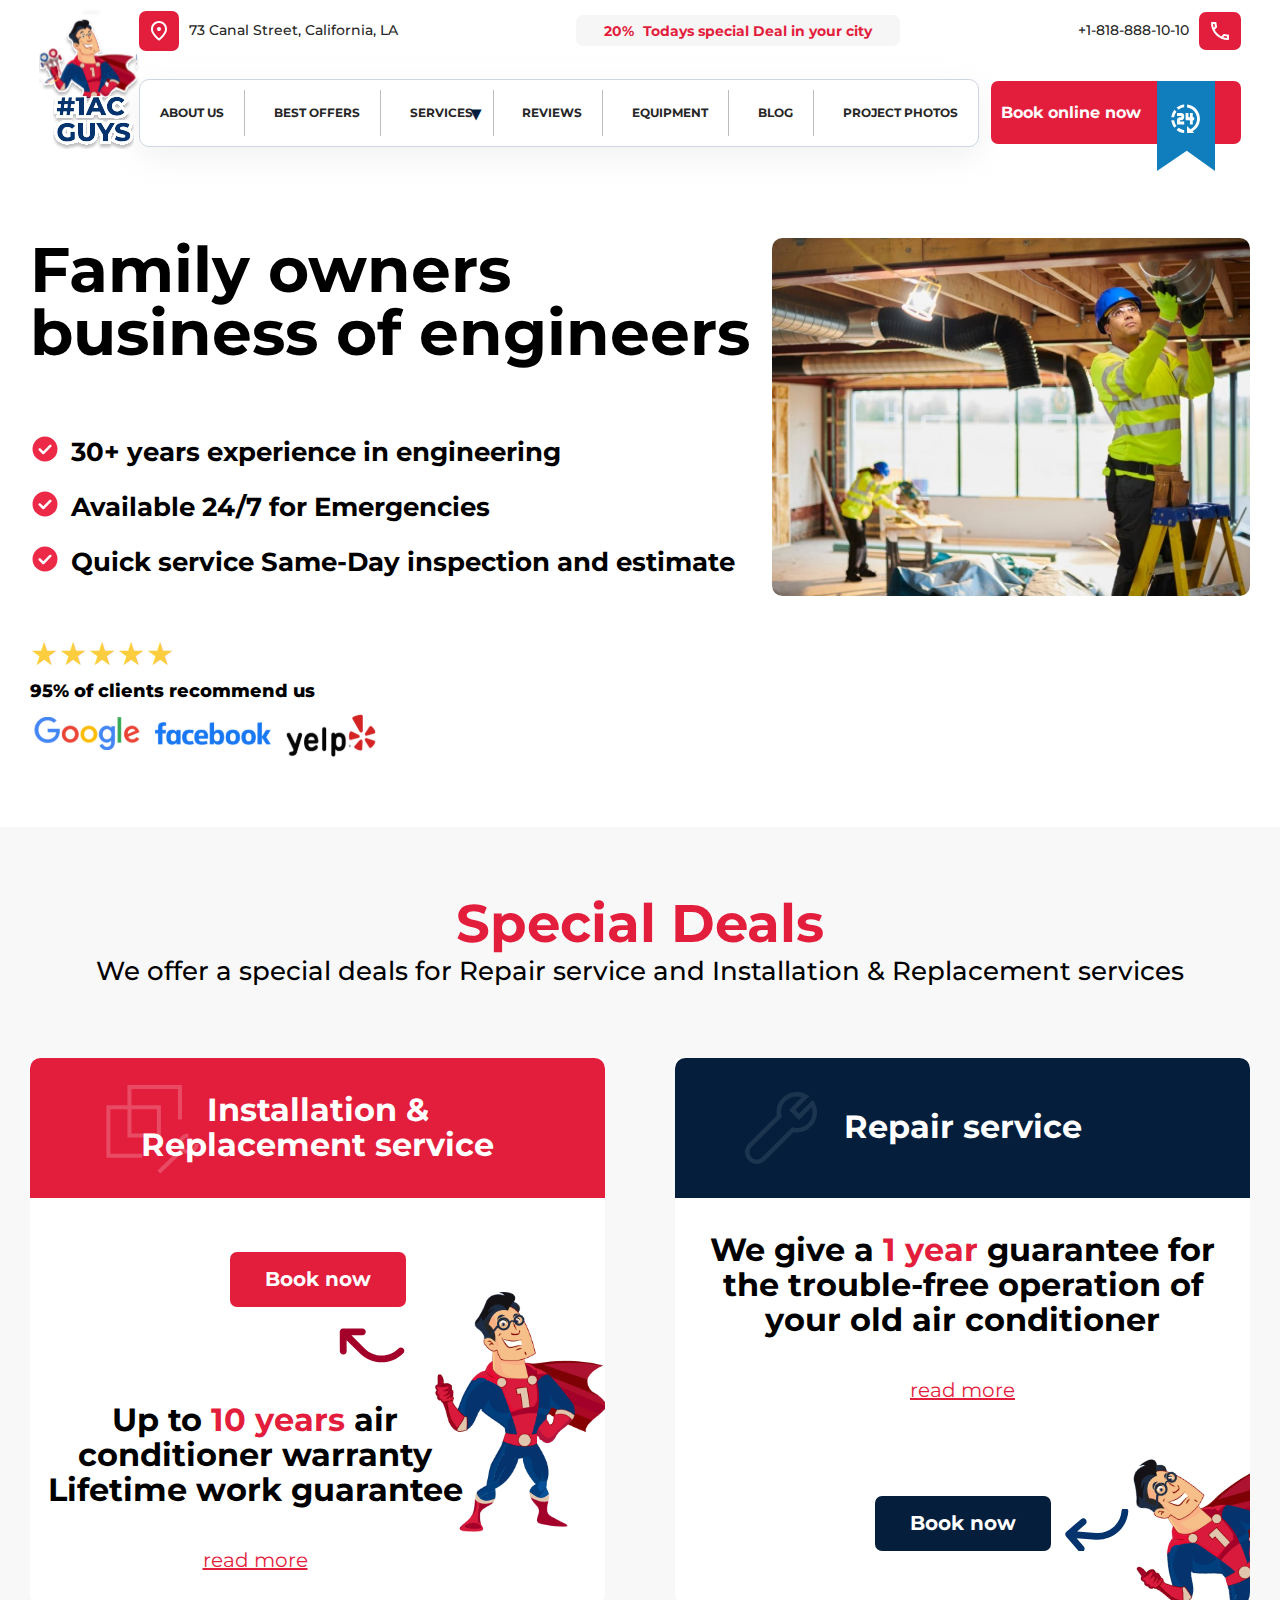
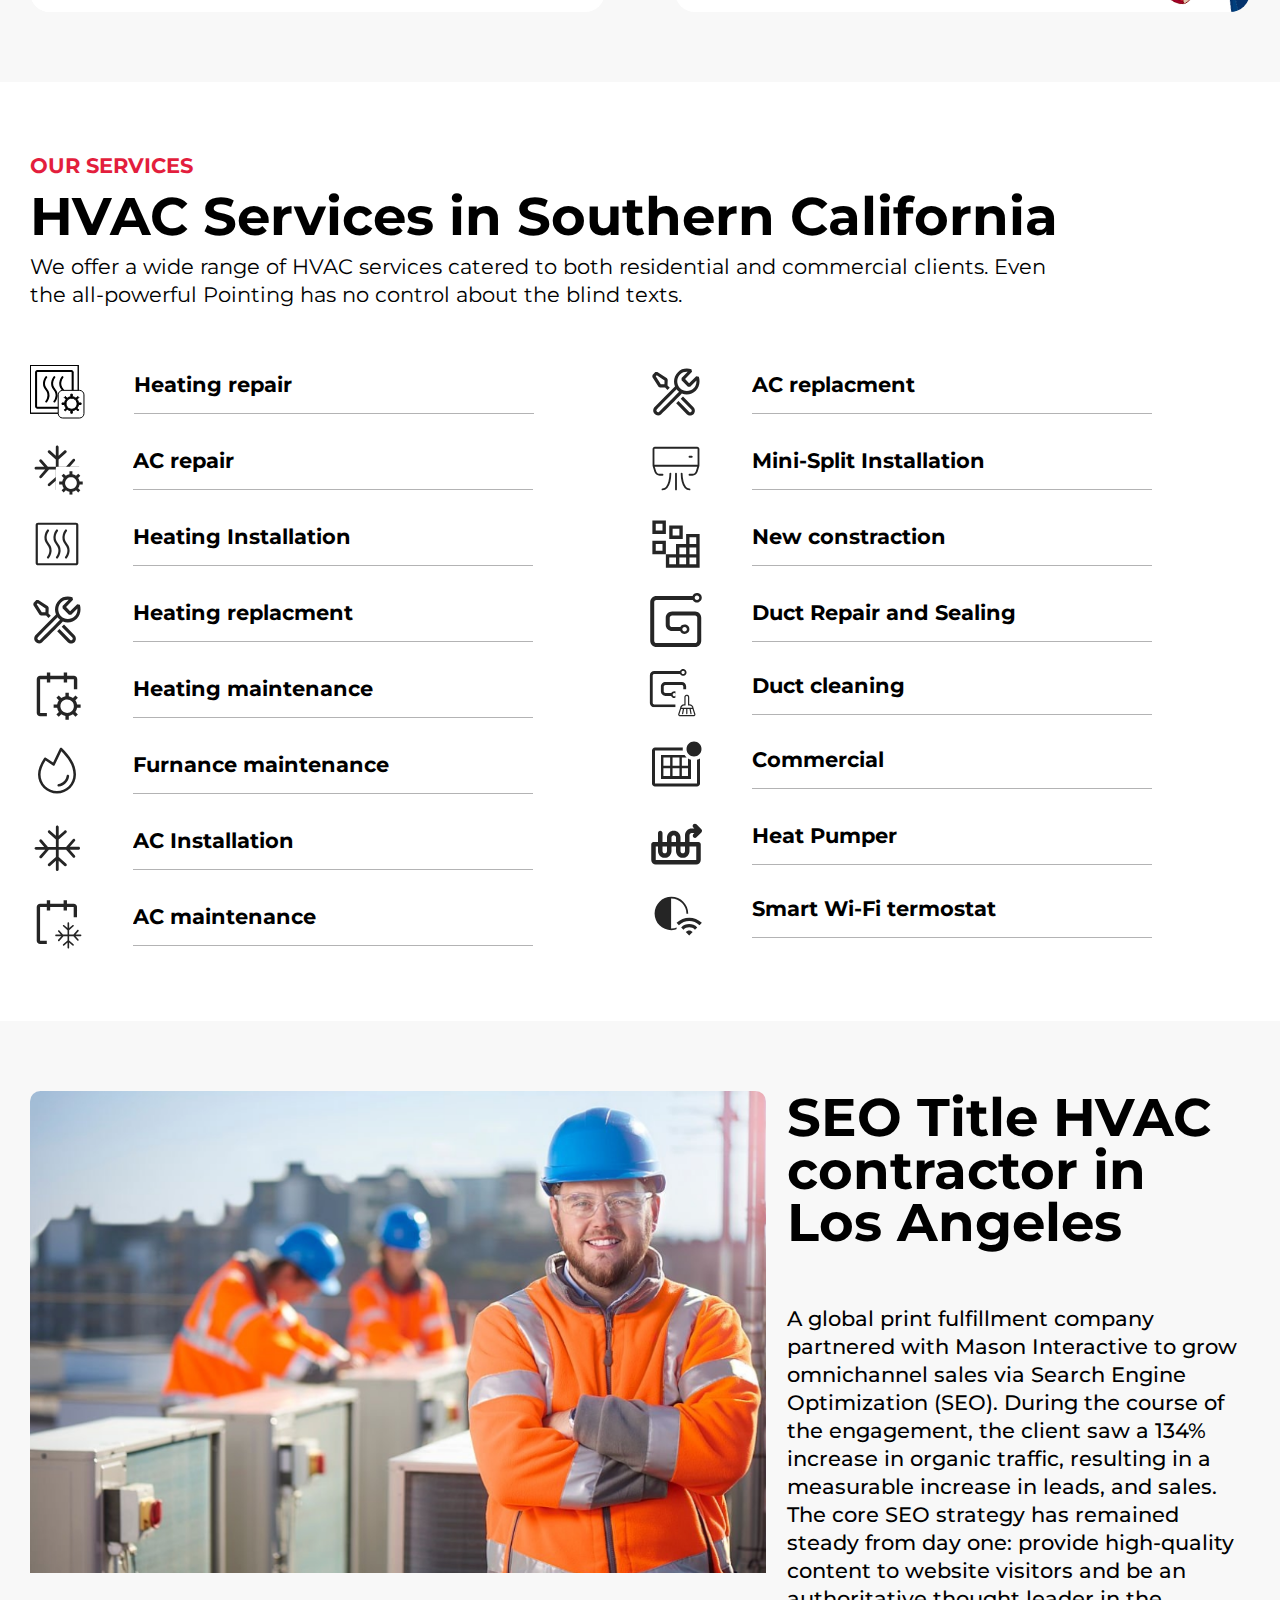
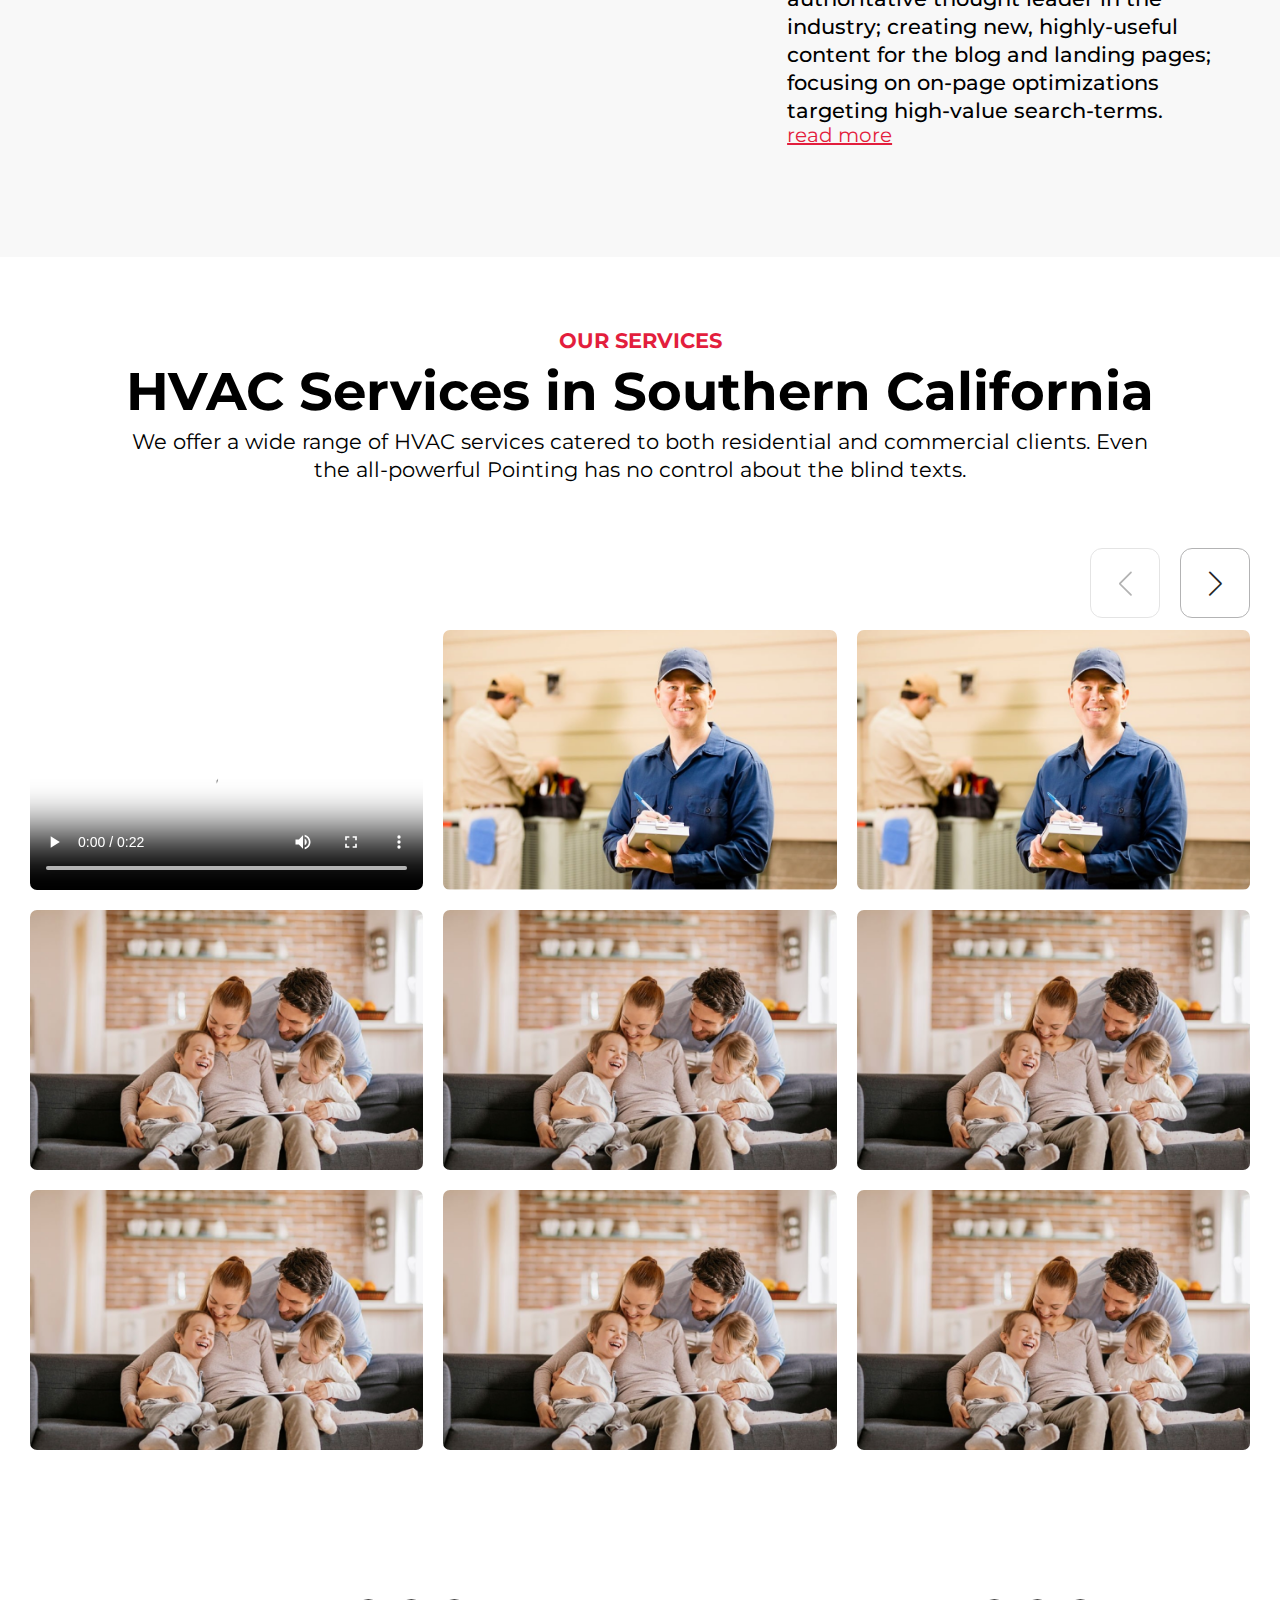
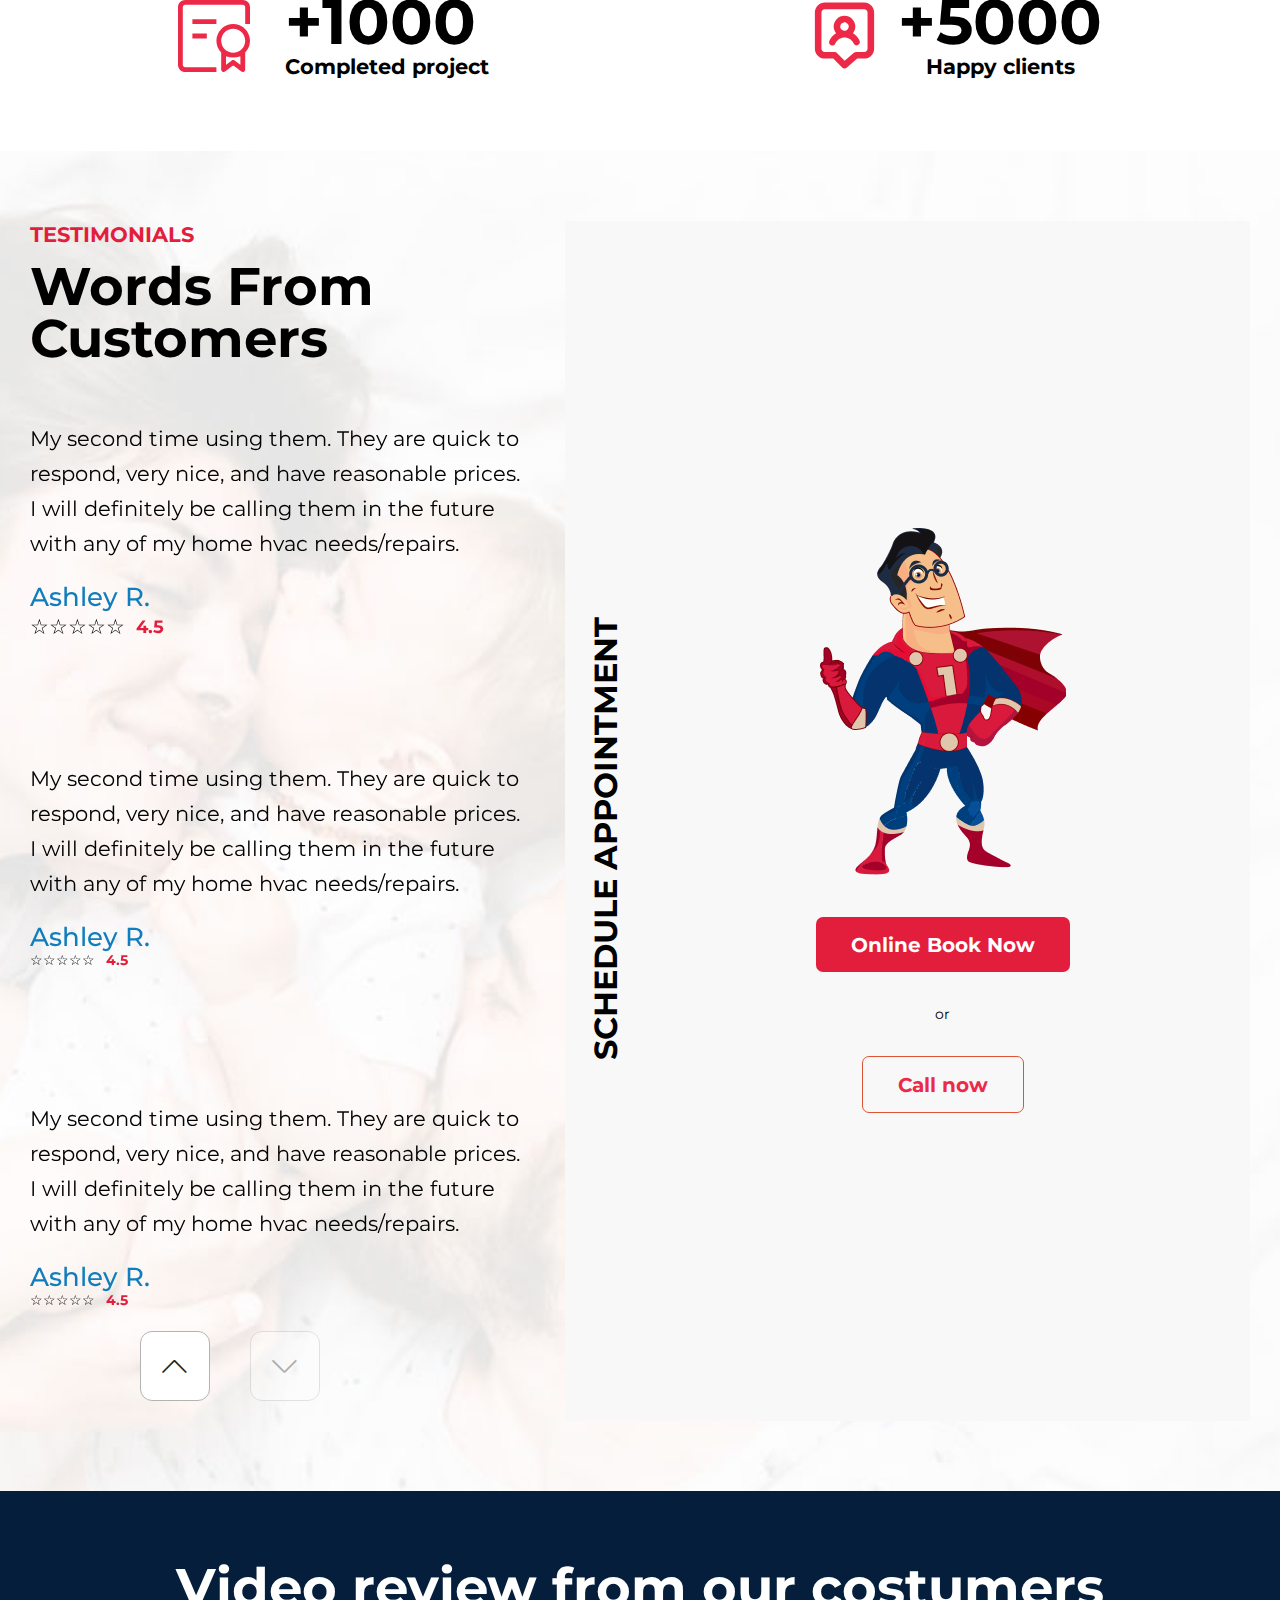
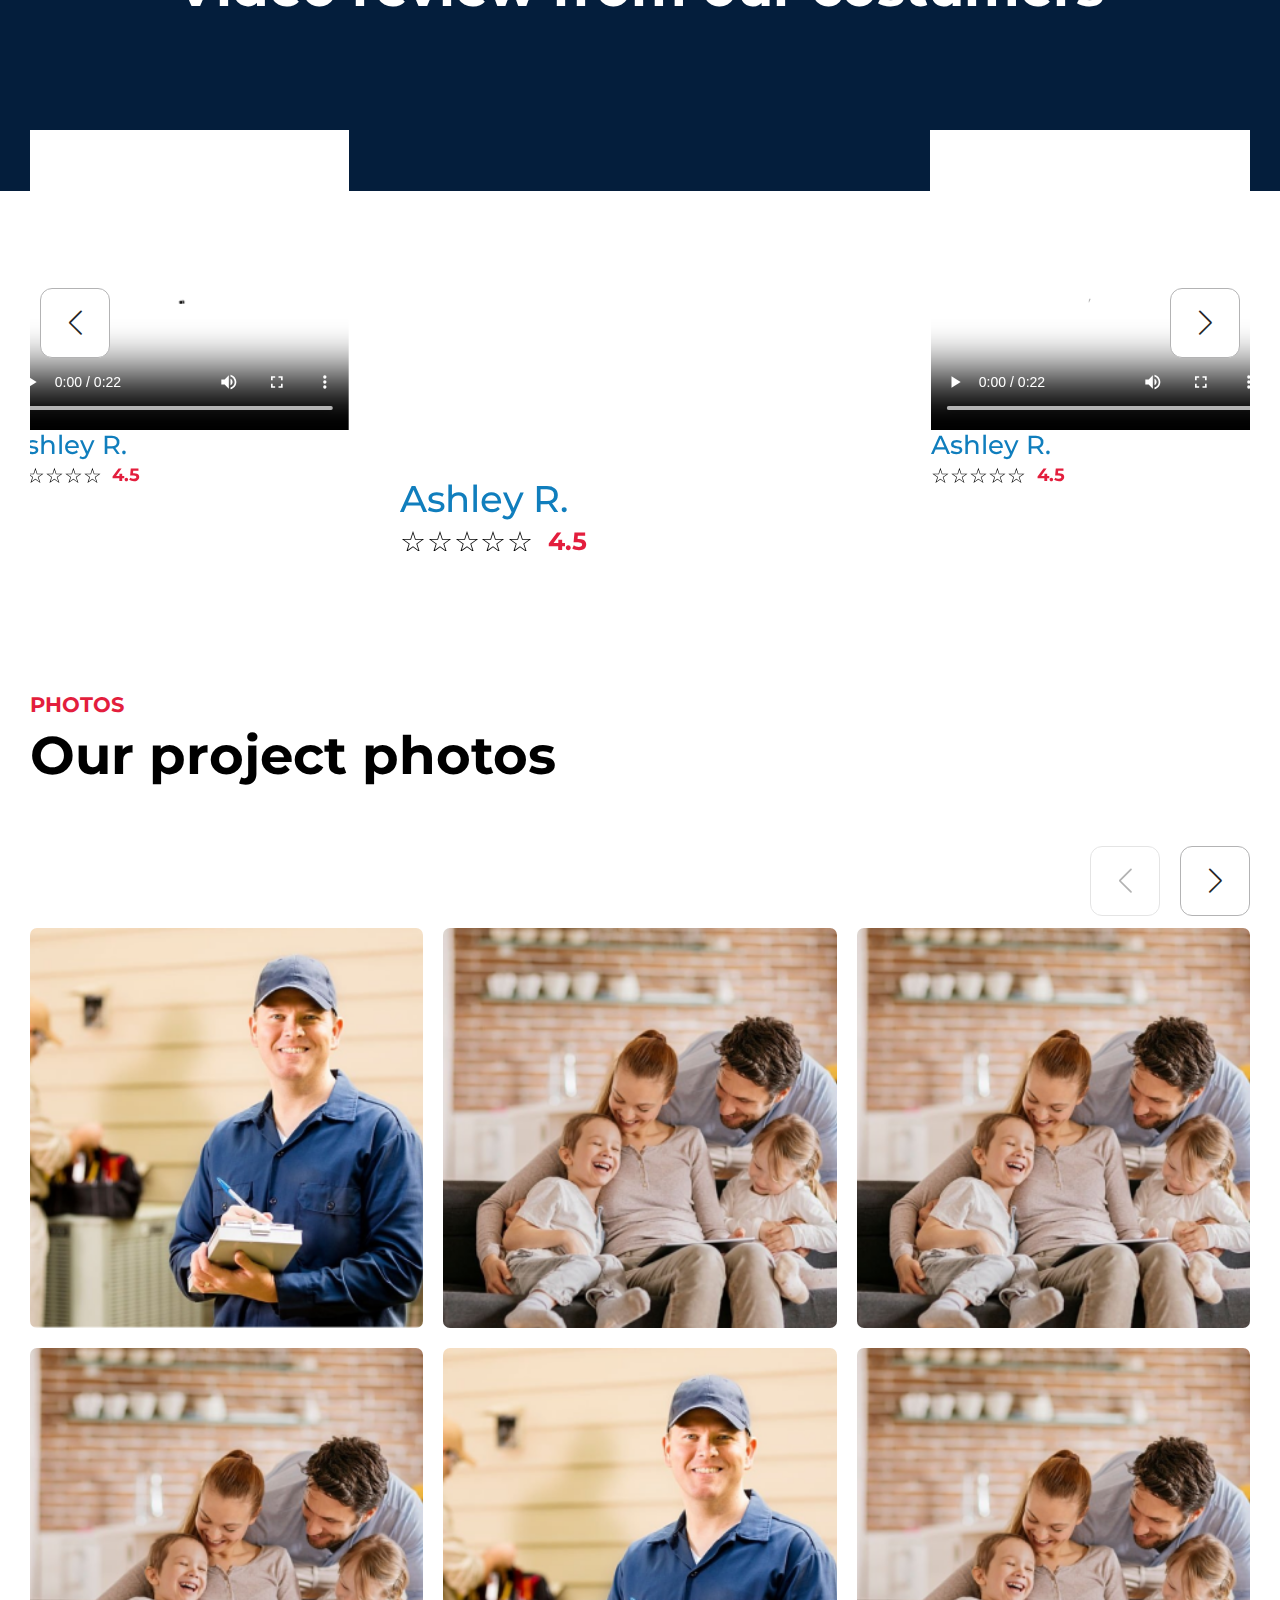
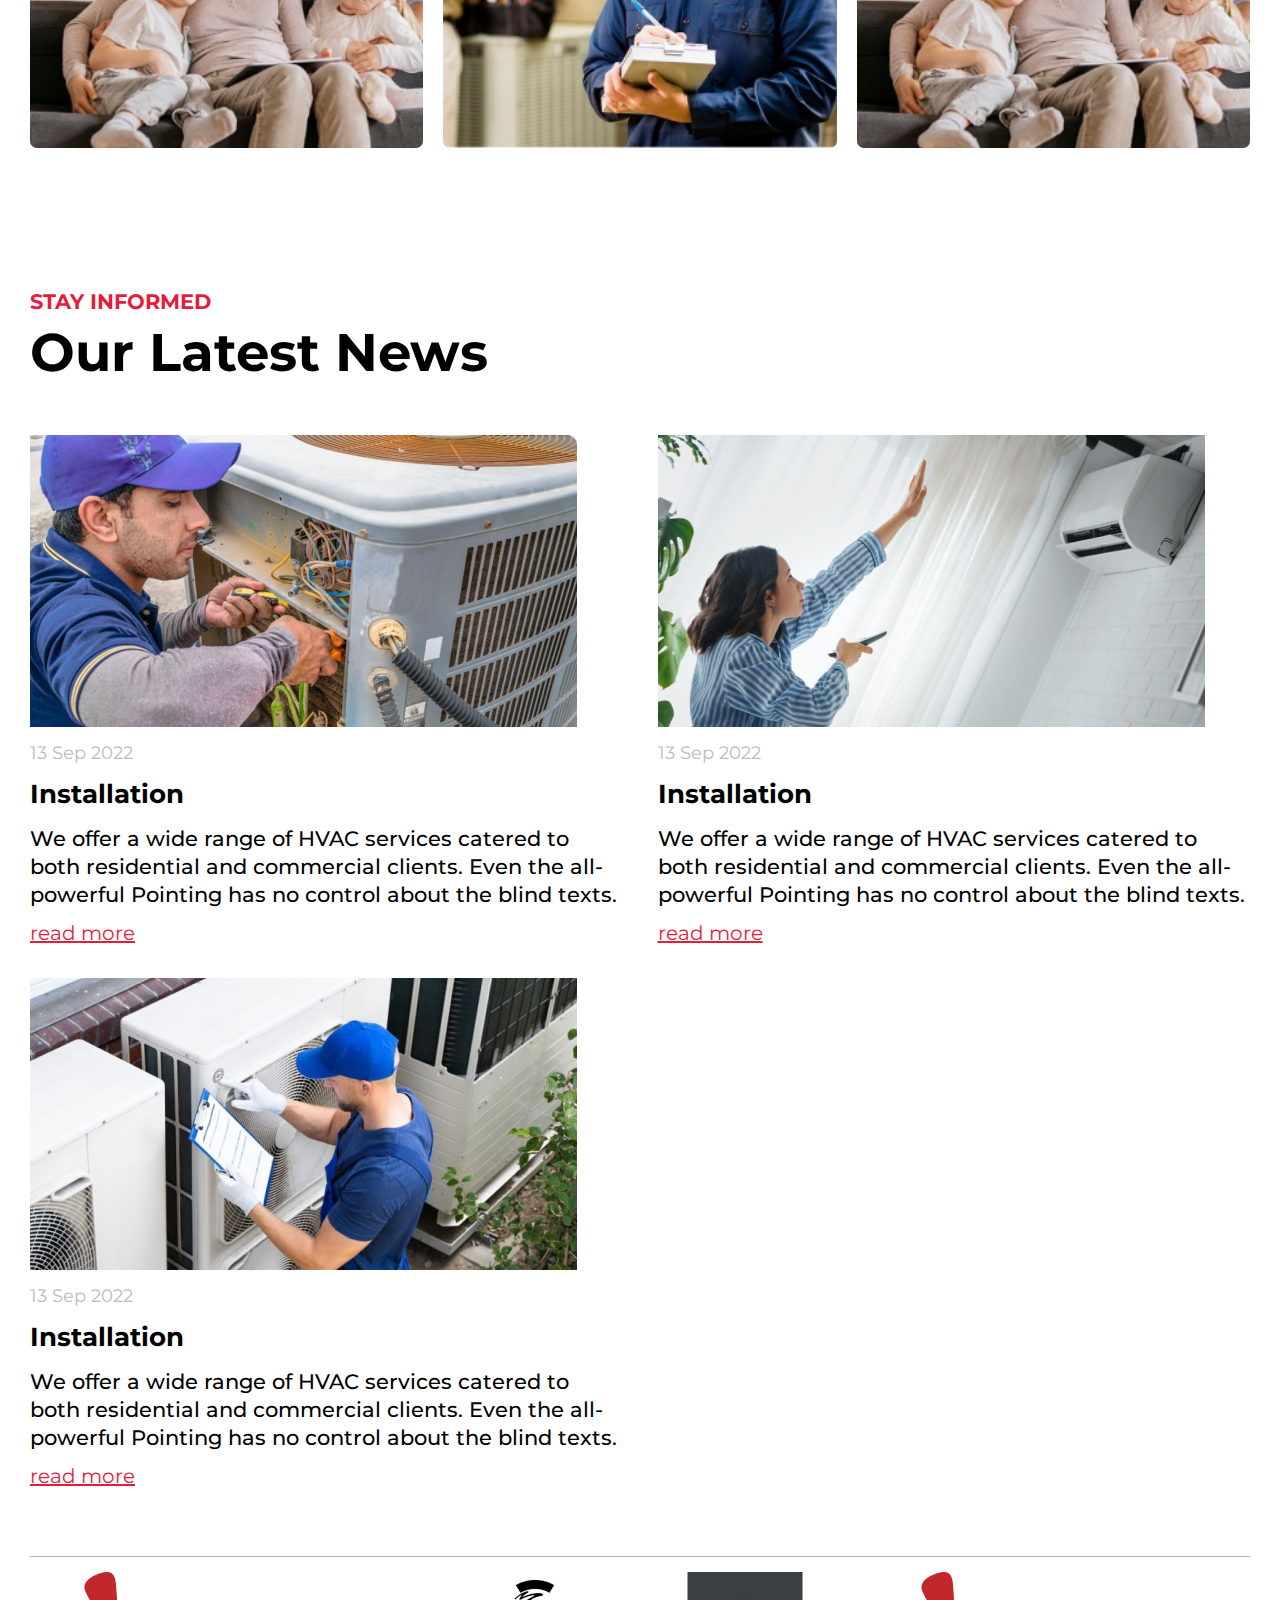
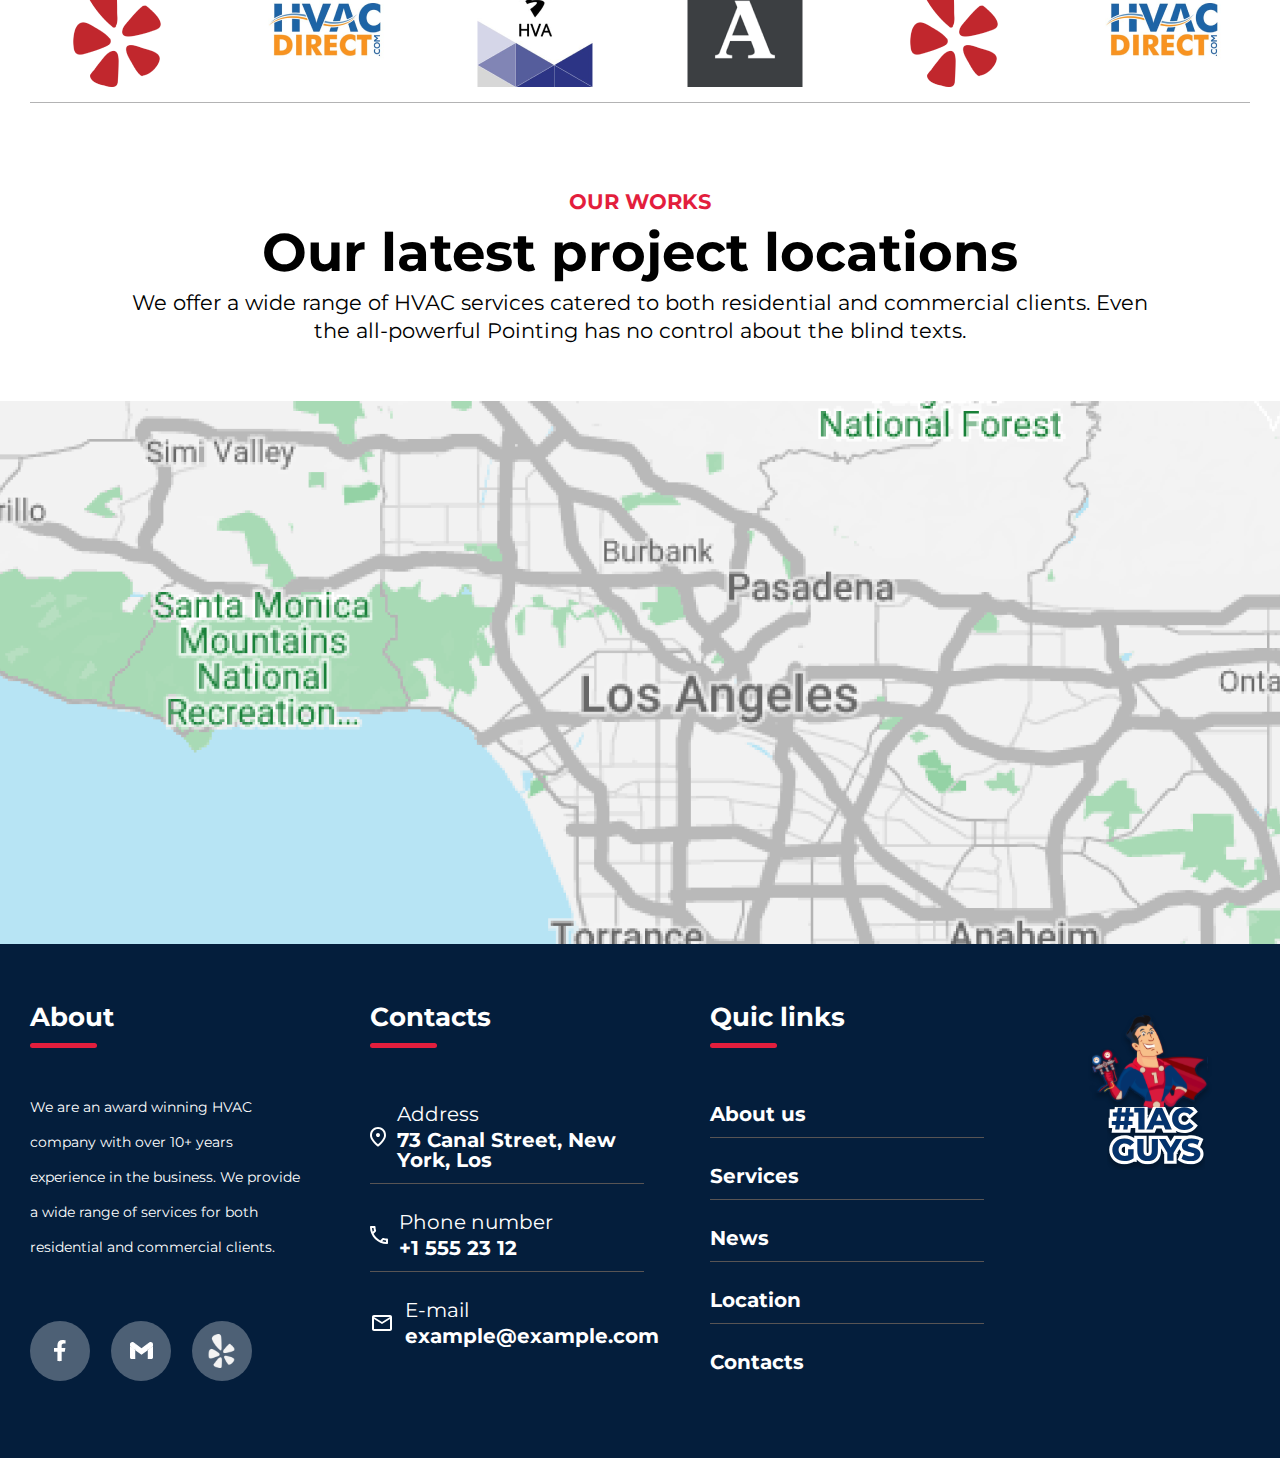
<file: main.html>
<!DOCTYPE html>
<html lang="en">
    <head>
        <meta charset="UTF-8">
        <meta name="viewport" content="width=device-width, initial-scale=1.0">
        <meta http-equiv="X-UA-Compatible" content="ie=edge">
        <title>Главная</title>
        <link rel="stylesheet" type="text/css" href="./css/style.css">
        <script defer src="./js/scripts.js"></script>
    </head>
    <body>
        <div class="wrapper">
            <header class="header">
                <div class="container">
                    <div class="header__sale mobile py-2.5 px-8 rounded-lg">
                        <p class="text-gradient flex items-center justify-center gap-2.5">
                            <span>20%</span>
                            Todays special Deal in your city
                        </p>
                    </div>
                    <div class="header__row">
                        <div class="header__logo">
                            <a href="index.html">
                                <img src="./img/svgicons/logo.svg" alt="logo">
                            </a>
                        </div>
                        <a href="#" class="btn mobile text-2xl">
                            <p>Book online now</p>
                            <img src="./img/svgicons/flag.svg" alt="24">
                        </a>
                        <div class="header__burger">
                            <span></span>
                        </div>
                        <div class="header__menu">
                            <div class="header__top">
                                <button class="header__address pc flex gap-3 items-center">
                                    <div class="btn">
                                        <img src="./img/svgicons/address.svg" alt="address">
                                    </div>
                                    <p class="text-neutral-800 font-medium text-base">73 Canal Street, California, LA</p>
                                    <div class="header__address-hover">
                                        We're showing you current address. But you can
                                        <span>change</span>
                                        your address.
                                    </div>
                                </button>
                                <div class="header__sale pc py-2.5 px-8 rounded-lg">
                                    <p class="text-gradient flex items-center justify-center gap-2.5">
                                        <span>20%</span>
                                        Todays special Deal in your city
                                    </p>
                                </div>
                                <a class="header__phone pc flex gap-3 items-center flex-row-reverse" href="tel: +1-818-888-10-10">
                                    <div class="btn">
                                        <img src="./img/svgicons/phone.svg" alt="phone">
                                    </div>
                                    <p class="text-neutral-800 font-medium text-base">+1-818-888-10-10</p>
                                </a>
                            </div>
                            <div class="header__bottom">
                                <nav class="header__links">
                                    <a href="#" class="text-neutral-800 font-bold text-lg uppercase">ABOUT US</a>
                                    <a href="#" class="text-neutral-800 font-bold text-lg uppercase">BEST OFFERS</a>
                                    <div class="header__link">
                                        <a href="#" class="text-neutral-800 font-bold text-lg uppercase">SERVICES</a>
                                        <div class="submenu">
                                            <div class="submenu__row">
                                                <a href="#">Heating repair</a>
                                                <a href="#">Heating repair</a>
                                                <a href="#">Heating repair</a>
                                                <a href="#">Heating repair</a>
                                                <a href="#">Heating repair</a>
                                                <a href="#">Heating repair</a>
                                                <a href="#">Heating repair</a>
                                                <a href="#">Heating repair</a>
                                                <a href="#">Heating repair</a>
                                                <a href="#">Heating repair</a>
                                                <a href="#">Heating repair</a>
                                            </div>
                                        </div>
                                    </div>
                                    <a href="#" class="text-neutral-800 font-bold text-lg uppercase">REVIEWS</a>
                                    <a href="#" class="text-neutral-800 font-bold text-lg uppercase">EQUIPMENT</a>
                                    <a href="#" class="text-neutral-800 font-bold text-lg uppercase">BLOG</a>
                                    <a href="#" class="text-neutral-800 font-bold text-lg uppercase">PROJECT PHOTOS</a>
                                </nav>
                                <a href="#" class="btn pc text-2xl flex items-center justify-center gap-4 flex-auto">
                                    <p>Book online now</p>
                                    <img src="./img/svgicons/flag.svg" alt="24">
                                </a>
                            </div>
                        </div>
                    </div>
                    <div class="flex items-center justify-between gap-4">
                        <button class="header__address mobile flex gap-3 items-center">
                            <div class="btn">
                                <img src="./img/svgicons/address.svg" alt="address">
                            </div>
                            <p class="text-neutral-800 font-medium text-base">73 Canal Street, California, LA</p>
                            <div class="header__address-hover">
                                We're showing you current address. But you can
                                <span>change</span>
                                your address.
                            </div>
                        </button>
                        <a class="header__phone mobile flex gap-3 items-center flex-row-reverse" href="tel: +1-818-888-10-10">
                            <div class="btn">
                                <img src="./img/svgicons/phone.svg" alt="phone">
                            </div>
                            <p class="text-neutral-800 font-medium text-base">+1-818-888-10-10</p>
                        </a>
                    </div>
                </div>
            </header>
            <main class="content">
                <article class="intro article">
                    <div class="container">
                        <div class="intro__row flex gap-4">
                            <div class="intro__info flex-auto">
                                <h1>
                                    Family owners 
                                    business of engineers
                                </h1>
                                <ul>
                                    <li>30+ years experience in engineering</li>
                                    <li>Available 24/7 for Emergencies</li>
                                    <li>Quick service Same-Day inspection and estimate</li>
                                </ul>
                                <div class="intro__rating">
                                    <div class="rating__stars mb-2">★★★★★</div>
                                    <p class="text-xl font-extrabold mb-2">95% of clients recommend us</p>
                                    <div class="intro__company flex gap-3 items-center">
                                        <img src="./img/svgicons/google.svg" alt="google">
                                        <img src="./img/svgicons/faccebook.svg" alt="faccebook">
                                        <img src="./img/svgicons/yelp.svg" alt="yelp">
                                    </div>
                                </div>
                            </div>
                            <div class="intro__img overflow-hidden rounded-xl">
                                <img src="./img/index/intro.png" alt="intro">
                            </div>
                        </div>
                    </div>
                </article>
                <section class="special special__with-arrow section bg-grey">
                    <div class="container">
                        <h2 class="text-gradient font-bold text-6xl text-center mb-2">Special Deals</h2>
                        <p class="font-medium text-3xl text-center mb-20">We offer a special deals for Repair service and Installation & Replacement services</p>
                        <div class="special__row grid grid-cols-2 gap-20">
                            <div class="special__item special__item__top flex flex-col">
                                <header class="special__header gradient relative flex items-center justify-center h-40 rounded-t-xl">
                                    <img class="absolute left-20" src="./img/svgicons/clarity-1.svg" alt="clarity-1">
                                    <h3 class="font-bold text-4xl text-center">
                                        Installation &
                                        <br>
                                        Replacement service
                                    </h3>
                                </header>
                                <main class="special__main bg-white pt-10 pb-12 px-5 flex items-center flex-col">
                                    <p class="font-bold text-4xl text-center mb-12">
                                        Up to
                                        <span class="text-gradient">10 years</span>
                                        air conditioner warranty
                                        Lifetime work guarantee
                                    </p>
                                    <a href="#" class="mb-12">read more</a>
                                </main>
                                <a href="#" class="btn text-white">Book now</a>
                            </div>
                            <div class="special__item special__item__bottom">
                                <header class="special__header black relative flex items-center justify-center h-40 rounded-t-xl">
                                    <img class="absolute left-20" src="./img/svgicons/clarity-2.svg" alt="clarity-2">
                                    <h3 class="font-bold text-4xl text-center">Repair service</h3>
                                </header>
                                <main class="special__main bg-white pt-10 pb-12 px-5 flex items-center flex-col">
                                    <p class="font-bold text-4xl text-center mb-12">
                                        We give a
                                        <span class="text-gradient">1 year</span>
                                        guarantee for the trouble-free operation of your old air conditioner
                                    </p>
                                    <a href="#" class="mb-12">read more</a>
                                </main>
                                <a href="#" class="btn">Book now</a>
                            </div>
                        </div>
                    </div>
                </section>
                <article class="services article">
                    <div class="container">
                        <header class="block-header mb-16">
                            <h3 class="text-gradient text-2xl font-bold mb-3 ">OUR SERVICES</h3>
                            <h2 class="font-bold text-6xl mb-3">HVAC Services in Southern California</h2>
                            <p class="text-2xl">We offer a wide range of HVAC services catered to both residential and commercial clients. Even the all-powerful Pointing has no control about the blind texts.</p>
                        </header>
                        <main class="services__row">
                            <div class="services__item">
                                <div class="services__service">
                                    <img src="./img/svgicons/services/1.svg" alt="1">
                                    <div class="services__text">
                                        <p>Heating repair</p>
                                    </div>
                                </div>
                                <div class="services__service">
                                    <img src="./img/svgicons/services/2.svg" alt="2">
                                    <div class="services__text">
                                        <p>AC repair</p>
                                    </div>
                                </div>
                                <div class="services__service">
                                    <img src="./img/svgicons/services/3.svg" alt="3">
                                    <div class="services__text">
                                        <p>Heating Installation</p>
                                    </div>
                                </div>
                                <div class="services__service">
                                    <img src="./img/svgicons/services/4.svg" alt="4">
                                    <div class="services__text">
                                        <p>Heating replacment</p>
                                    </div>
                                </div>
                                <div class="services__service">
                                    <img src="./img/svgicons/services/5.svg" alt="5">
                                    <div class="services__text">
                                        <p>Heating maintenance</p>
                                    </div>
                                </div>
                                <div class="services__service">
                                    <img src="./img/svgicons/services/6.svg" alt="6">
                                    <div class="services__text">
                                        <p>Furnance maintenance</p>
                                    </div>
                                </div>
                                <div class="services__service">
                                    <img src="./img/svgicons/services/7.svg" alt="7">
                                    <div class="services__text">
                                        <p>AC Installation</p>
                                    </div>
                                </div>
                                <div class="services__service">
                                    <img src="./img/svgicons/services/8.svg" alt="8">
                                    <div class="services__text">
                                        <p>AC maintenance</p>
                                    </div>
                                </div>
                            </div>
                            <div class="services__item">
                                <div class="services__service">
                                    <img src="./img/svgicons/services/4.svg" alt="4">
                                    <div class="services__text">
                                        <p>AC replacment</p>
                                    </div>
                                </div>
                                <div class="services__service">
                                    <img src="./img/svgicons/services/9.svg" alt="9">
                                    <div class="services__text">
                                        <p>Mini-Split Installation</p>
                                    </div>
                                </div>
                                <div class="services__service">
                                    <img src="./img/svgicons/services/10.svg" alt="10">
                                    <div class="services__text">
                                        <p>New constraction</p>
                                    </div>
                                </div>
                                <div class="services__service">
                                    <img src="./img/svgicons/services/11.svg" alt="11">
                                    <div class="services__text">
                                        <p>Duct Repair and Sealing</p>
                                    </div>
                                </div>
                                <div class="services__service">
                                    <img src="./img/svgicons/services/12.svg" alt="12">
                                    <div class="services__text">
                                        <p>Duct cleaning</p>
                                    </div>
                                </div>
                                <div class="services__service">
                                    <img src="./img/svgicons/services/13.svg" alt="13">
                                    <div class="services__text">
                                        <p>Commercial</p>
                                    </div>
                                </div>
                                <div class="services__service">
                                    <img src="./img/svgicons/services/14.svg" alt="14">
                                    <div class="services__text">
                                        <p>Heat Pumper</p>
                                    </div>
                                </div>
                                <div class="services__service">
                                    <img src="./img/svgicons/services/15.svg" alt="15">
                                    <div class="services__text">
                                        <p>Smart Wi-Fi termostat</p>
                                    </div>
                                </div>
                            </div>
                        </main>
                    </div>
                </article>
                <section class="section bg-grey section__more">
                    <div class="container">
                        <div class="section__row flex gap-6">
                            <div class="section__img overflow-hidden rounded-xl">
                                <img src="./img/index/seo.png" alt="seo">
                            </div>
                            <div class="section__info">
                                <header class="block-header mb-16">
                                    <h2 class="font-bold text-6xl mb-3">SEO Title HVAC contractor in Los Angeles</h2>
                                </header>
                                <p class="text">A global print fulfillment company partnered with Mason Interactive to grow omnichannel sales via Search Engine Optimization (SEO). During the course of the engagement, the client saw a 134% increase in organic traffic, resulting in a measurable increase in leads, and sales.</p>
                                <p class="text">The core SEO strategy has remained steady from day one: provide high-quality content to website visitors and be an authoritative thought leader in the industry; creating new, highly-useful content for the blog and landing pages; focusing on on-page optimizations targeting high-value search-terms.</p>
                                <button class="mb-12 more-btn">read more</button>
                                <div class="more-popup">
                                    <div class="container">
                                        <div class="more-popup__row">
                                            <p class="text">A global print fulfillment company partnered with Mason Interactive to grow omnichannel sales via Search Engine Optimization (SEO). During the course of the engagement, the client saw a 134% increase in organic traffic, resulting in a measurable increase in leads, and sales.</p>
                                            <p class="text">The core SEO strategy has remained steady from day one: provide high-quality content to website visitors and be an authoritative thought leader in the industry; creating new, highly-useful content for the blog and landing pages; focusing on on-page optimizations targeting high-value search-terms.</p>
                                            <p class="text">A global print fulfillment company partnered with Mason Interactive to grow omnichannel sales via Search Engine Optimization (SEO). During the course of the engagement, the client saw a 134% increase in organic traffic, resulting in a measurable increase in leads, and sales.</p>
                                            <p class="text">The core SEO strategy has remained steady from day one: provide high-quality content to website visitors and be an authoritative thought leader in the industry; creating new, highly-useful content for the blog and landing pages; focusing on on-page optimizations targeting high-value search-terms.</p>
                                        </div>
                                        <div class="close">
                                            <img src="./img/svgicons/close.svg" alt="close">
                                        </div>
                                    </div>
                                </div>
                            </div>
                        </div>
                    </div>
                </section>
                <article class="article">
                    <div class="container">
                        <header class="block-header mb-16 m-0 m-auto text-center">
                            <h3 class="text-gradient text-2xl font-bold mb-3 ">OUR SERVICES</h3>
                            <h2 class="font-bold text-6xl mb-3">HVAC Services in Southern California</h2>
                            <p class="text-2xl">We offer a wide range of HVAC services catered to both residential and commercial clients. Even the all-powerful Pointing has no control about the blind texts.</p>
                        </header>
                        <main class="swiper swiper-grid swiper-grid-three mb-40">
                            <div class="swiper-wrapper">
                                <div class="swiper-slide">
                                    <video src="./img/1.mp4" controls></video>
                                </div>
                                <div class="swiper-slide">
                                    <img src="./img/engineers/2.png" alt="2">
                                </div>
                                <div class="swiper-slide">
                                    <img src="./img/engineers/2.png" alt="3">
                                </div>
                                <div class="swiper-slide">
                                    <img src="./img/engineers/1.png" alt="1">
                                </div>
                                <div class="swiper-slide">
                                    <img src="./img/engineers/2.png" alt="2">
                                </div>
                                <div class="swiper-slide">
                                    <img src="./img/engineers/2.png" alt="3">
                                </div>
                                <div class="swiper-slide">
                                    <img src="./img/engineers/1.png" alt="1">
                                </div>
                                <div class="swiper-slide">
                                    <img src="./img/engineers/2.png" alt="2">
                                </div>
                                <div class="swiper-slide">
                                    <img src="./img/engineers/2.png" alt="3">
                                </div>
                                <div class="swiper-slide">
                                    <img src="./img/engineers/1.png" alt="1">
                                </div>
                                <div class="swiper-slide">
                                    <img src="./img/engineers/2.png" alt="2">
                                </div>
                                <div class="swiper-slide">
                                    <img src="./img/engineers/2.png" alt="3">
                                </div>
                                <div class="swiper-slide">
                                    <img src="./img/engineers/1.png" alt="1">
                                </div>
                                <div class="swiper-slide">
                                    <img src="./img/engineers/2.png" alt="2">
                                </div>
                                <div class="swiper-slide">
                                    <img src="./img/engineers/2.png" alt="3">
                                </div>
                                <div class="swiper-slide">
                                    <img src="./img/engineers/1.png" alt="1">
                                </div>
                                <div class="swiper-slide">
                                    <img src="./img/engineers/2.png" alt="2">
                                </div>
                                <div class="swiper-slide">
                                    <img src="./img/engineers/2.png" alt="3">
                                </div>
                            </div>
                            <div class="swiper-button-prev swiper-grid-three-prev"></div>
                            <div class="swiper-button-next swiper-grid-three-next"></div>
                        </main>
                        <footer class="awards flex items-center justify-around gap-6">
                            <div class="awards__award flex items-center gap-10">
                                <img src="./img/svgicons/clarity-small.svg" alt="clarity-small">
                                <div class="awards__text">
                                    <p class="text-7xl font-bold">+1000</p>
                                    <p class="text-2xl font-bold text-center">Completed project</p>
                                </div>
                            </div>
                            <div class="awards__award flex items-center gap-4">
                                <img src="./img/svgicons/clients.svg" alt="clients">
                                <div class="awards__text">
                                    <p class="text-7xl font-bold">+5000</p>
                                    <p class="text-2xl font-bold text-center">Happy clients</p>
                                </div>
                            </div>
                        </footer>
                    </div>
                </article>
                <section class="customers section bg-grey">
                    <img class="customers__bg" src="./img/cover.png" alt="cover">
                    <div class="container">
                        <div class="customers__row flex gap-10">
                            <div class="customers__slider">
                                <header class="block-header mb-16">
                                    <h3 class="text-gradient text-2xl font-bold mb-3 ">TESTIMONIALS</h3>
                                    <h2 class="font-bold text-6xl mb-3">Words From Customers</h2>
                                </header>
                                <div class="swiper swiper-vertical-three">
                                    <div class="swiper-wrapper">
                                        <div class="swiper-slide">
                                            <p class="text-2xl leading-10 mb-6">My second time using them. They are quick to respond, very nice, and have reasonable prices. I will definitely be calling them in the future with any of my home hvac needs/repairs.</p>
                                            <p class="swiper-vertical-three__name">Ashley R.</p>
                                            <div class="flex gap-3 items-center">
                                                <p class="text-2xl">☆☆☆☆☆</p>
                                                <p class="text-gradient text-xl">4.5</p>
                                            </div>
                                        </div>
                                        <div class="swiper-slide">
                                            <p class="text-2xl leading-10 mb-6">My second time using them. They are quick to respond, very nice, and have reasonable prices. I will definitely be calling them in the future with any of my home hvac needs/repairs.</p>
                                            <p class="swiper-vertical-three__name">Ashley R.</p>
                                            <div class="flex gap-3">
                                                <p>☆☆☆☆☆</p>
                                                <p class="text-gradient">4.5</p>
                                            </div>
                                        </div>
                                        <div class="swiper-slide">
                                            <p class="text-2xl leading-10 mb-6">My second time using them. They are quick to respond, very nice, and have reasonable prices. I will definitely be calling them in the future with any of my home hvac needs/repairs.</p>
                                            <p class="swiper-vertical-three__name">Ashley R.</p>
                                            <div class="flex gap-3">
                                                <p>☆☆☆☆☆</p>
                                                <p class="text-gradient">4.5</p>
                                            </div>
                                        </div>
                                        <div class="swiper-slide">
                                            <p class="text-2xl leading-10 mb-6">My second time using them. They are quick to respond, very nice, and have reasonable prices. I will definitely be calling them in the future with any of my home hvac needs/repairs.</p>
                                            <p class="swiper-vertical-three__name">Ashley R.</p>
                                            <div class="flex gap-3">
                                                <p>☆☆☆☆☆</p>
                                                <p class="text-gradient">4.5</p>
                                            </div>
                                        </div>
                                    </div>
                                    <div class="swiper-button-prev swiper-vertical-three-prev"></div>
                                    <div class="swiper-button-next swiper-vertical-three-next"></div>
                                </div>
                            </div>
                            <div class="customers__info flex flex-col items-center justify-center bg-grey">
                                <img class="block mb-12" src="./img/special.png" alt="special">
                                <div class="flex flex-col gap-10 items-center justify-center">
                                    <a href="#" class="btn">Online Book Now</a>
                                    <p>or</p>
                                    <a href="#" class="btn__bordered">Call now</a>
                                </div>
                                <div class="customers__text">
                                    Schedule appointment
                                </div>
                            </div>
                        </div>
                    </div>
                </section>
                <section class="videos section">
                    <div class="container">
                        <header class="block-header mb-16 m-0 m-auto text-center">
                            <h2 class="font-bold text-6xl mb-3 text-white">Video review from our costumers</h2>
                        </header>
                        <div class="swiper swiper-video">
                            <div class="swiper-wrapper">
                                <div class="swiper-slide">
                                    <iframe
                                        src="https://www.youtube.com/embed/MLpWrANjFbI?si=x-e82_7WqmgoD5rS"
                                        title="YouTube video player"
                                        frameborder="0"
                                        allowfullscreen
                                    ></iframe>
                                    <p class="swiper-vertical-three__name">Ashley R.</p>
                                    <div class="flex gap-3 items-center">
                                        <p class="text-2xl">☆☆☆☆☆</p>
                                        <p class="text-gradient text-xl">4.5</p>
                                    </div>
                                </div>
                                <div class="swiper-slide">
                                    <video src="./img/1.mp4" controls></video>
                                    <p class="swiper-vertical-three__name">Ashley R.</p>
                                    <div class="flex gap-3 items-center">
                                        <p class="text-2xl">☆☆☆☆☆</p>
                                        <p class="text-gradient text-xl">4.5</p>
                                    </div>
                                </div>
                                <div class="swiper-slide">
                                    <video src="./img/1.mp4" controls></video>
                                    <p class="swiper-vertical-three__name">Ashley R.</p>
                                    <div class="flex gap-3 items-center">
                                        <p class="text-2xl">☆☆☆☆☆</p>
                                        <p class="text-gradient text-xl">4.5</p>
                                    </div>
                                </div>
                                <div class="swiper-slide">
                                    <video src="./img/1.mp4" controls></video>
                                    <p class="swiper-vertical-three__name">Ashley R.</p>
                                    <div class="flex gap-3 items-center">
                                        <p class="text-2xl">☆☆☆☆☆</p>
                                        <p class="text-gradient text-xl">4.5</p>
                                    </div>
                                </div>
                                <div class="swiper-slide">
                                    <video src="./img/1.mp4" controls></video>
                                    <p class="swiper-vertical-three__name">Ashley R.</p>
                                    <div class="flex gap-3 items-center">
                                        <p class="text-2xl">☆☆☆☆☆</p>
                                        <p class="text-gradient text-xl">4.5</p>
                                    </div>
                                </div>
                                <div class="swiper-slide">
                                    <video src="./img/1.mp4" controls></video>
                                    <p class="swiper-vertical-three__name">Ashley R.</p>
                                    <div class="flex gap-3 items-center">
                                        <p class="text-2xl">☆☆☆☆☆</p>
                                        <p class="text-gradient text-xl">4.5</p>
                                    </div>
                                </div>
                                <div class="swiper-slide">
                                    <video src="./img/1.mp4" controls></video>
                                    <p class="swiper-vertical-three__name">Ashley R.</p>
                                    <div class="flex gap-3 items-center">
                                        <p class="text-2xl">☆☆☆☆☆</p>
                                        <p class="text-gradient text-xl">4.5</p>
                                    </div>
                                </div>
                                <div class="swiper-slide">
                                    <video src="./img/1.mp4" controls></video>
                                    <p class="swiper-vertical-three__name">Ashley R.</p>
                                    <div class="flex gap-3 items-center">
                                        <p class="text-2xl">☆☆☆☆☆</p>
                                        <p class="text-gradient text-xl">4.5</p>
                                    </div>
                                </div>
                            </div>
                            <div class="swiper-pagination swiper-video-pagination"></div>
                            <div class="swiper-button-prev swiper-video-prev"></div>
                            <div class="swiper-button-next swiper-video-next"></div>
                        </div>
                    </div>
                </section>
                <article class="photos article">
                    <div class="container">
                        <header class="block-header mb-16">
                            <h3 class="text-gradient text-2xl font-bold mb-3 ">PHOTOS</h3>
                            <h2 class="font-bold text-6xl mb-3">Our project photos</h2>
                        </header>
                        <main class="swiper swiper-grid swiper-grid-two">
                            <div class="swiper-wrapper">
                                <div class="swiper-slide">
                                    <img src="./img/engineers/1.png" alt="1">
                                </div>
                                <div class="swiper-slide">
                                    <img src="./img/engineers/2.png" alt="2">
                                </div>
                                <div class="swiper-slide">
                                    <img src="./img/engineers/2.png" alt="3">
                                </div>
                                <div class="swiper-slide">
                                    <img src="./img/engineers/1.png" alt="1">
                                </div>
                                <div class="swiper-slide">
                                    <img src="./img/engineers/2.png" alt="2">
                                </div>
                                <div class="swiper-slide">
                                    <img src="./img/engineers/2.png" alt="3">
                                </div>
                                <div class="swiper-slide">
                                    <img src="./img/engineers/1.png" alt="1">
                                </div>
                                <div class="swiper-slide">
                                    <img src="./img/engineers/2.png" alt="2">
                                </div>
                                <div class="swiper-slide">
                                    <img src="./img/engineers/2.png" alt="3">
                                </div>
                                <div class="swiper-slide">
                                    <img src="./img/engineers/1.png" alt="1">
                                </div>
                                <div class="swiper-slide">
                                    <img src="./img/engineers/2.png" alt="2">
                                </div>
                                <div class="swiper-slide">
                                    <img src="./img/engineers/2.png" alt="3">
                                </div>
                                <div class="swiper-slide">
                                    <img src="./img/engineers/1.png" alt="1">
                                </div>
                                <div class="swiper-slide">
                                    <img src="./img/engineers/2.png" alt="2">
                                </div>
                                <div class="swiper-slide">
                                    <img src="./img/engineers/2.png" alt="3">
                                </div>
                                <div class="swiper-slide">
                                    <img src="./img/engineers/1.png" alt="1">
                                </div>
                                <div class="swiper-slide">
                                    <img src="./img/engineers/2.png" alt="2">
                                </div>
                                <div class="swiper-slide">
                                    <img src="./img/engineers/2.png" alt="3">
                                </div>
                            </div>
                            <div class="swiper-button-prev swiper-grid-two-prev"></div>
                            <div class="swiper-button-next swiper-grid-two-next"></div>
                        </main>
                    </div>
                </article>
                <article class="news article">
                    <div class="container">
                        <header class="block-header mb-16">
                            <h3 class="text-gradient text-2xl font-bold mb-3 ">STAY INFORMED</h3>
                            <h2 class="font-bold text-6xl mb-3">Our Latest News</h2>
                        </header>
                        <div class="news__row grid gap-10">
                            <article class="news__article">
                                <img class="block mb-4" src="./img/items/1.png" alt="1">
                                <time datetime="2022-09-13" class=" block text-grey text-xl mb-4">13 Sep 2022</time>
                                <h3 class="text-3xl font-bold mb-4">Installation</h3>
                                <p class="text mb-4">We offer a wide range of HVAC services catered to both residential and commercial clients. Even the all-powerful Pointing has no control about the blind texts.</p>
                                <a href="#">read more</a>
                            </article>
                            <article class="news__article">
                                <img class="block mb-4" src="./img/items/2.png" alt="2">
                                <time datetime="2022-09-13" class="block text-grey text-xl mb-4">13 Sep 2022</time>
                                <h3 class="text-3xl font-bold mb-4">Installation</h3>
                                <p class="text mb-4">We offer a wide range of HVAC services catered to both residential and commercial clients. Even the all-powerful Pointing has no control about the blind texts.</p>
                                <a href="#">read more</a>
                            </article>
                            <article class="news__article">
                                <img class="block mb-4" src="./img/items/3.png" alt="3">
                                <time datetime="2022-09-13" class="block text-grey text-xl mb-4">13 Sep 2022</time>
                                <h3 class="text-3xl font-bold mb-4">Installation</h3>
                                <p class="text mb-4">We offer a wide range of HVAC services catered to both residential and commercial clients. Even the all-powerful Pointing has no control about the blind texts.</p>
                                <a href="#">read more</a>
                            </article>
                        </div>
                    </div>
                </article>
                <article class="company">
                    <div class="container">
                        <div class="company__row grid gap-10">
                            <div class="company__company">
                                <img src="./img/items/4.png" alt="4">
                            </div>
                            <div class="company__company">
                                <img src="./img/items/5.png" alt="5">
                            </div>
                            <div class="company__company">
                                <img src="./img/items/6.png" alt="6">
                            </div>
                            <div class="company__company">
                                <img src="./img/items/7.png" alt="7">
                            </div>
                            <div class="company__company">
                                <img src="./img/items/4.png" alt="4">
                            </div>
                            <div class="company__company">
                                <img src="./img/items/5.png" alt="5">
                            </div>
                        </div>
                    </div>
                </article>
                <article class="map">
                    <div class="container">
                        <header class="block-header mb-16 m-0 m-auto text-center">
                            <h3 class="text-gradient text-2xl font-bold mb-3 ">OUR WORKS</h3>
                            <h2 class="font-bold text-6xl mb-3">Our latest project locations</h2>
                            <p class="text-2xl">We offer a wide range of HVAC services catered to both residential and commercial clients. Even the all-powerful Pointing has no control about the blind texts.</p>
                        </header>
                    </div>
                    <img src="./img/map.png" alt="map">
                </article>
            </main>
            <footer class="footer">
                <div class="container">
                    <div class="footer__row">
                        <div class="footer__item">
                            <h3 class="footer__title">
                                About
                            </h3>
                            <p class="text-base leading-10 mb-16">
                                We are an award winning HVAC company with over 10+ years experience in the business. We provide a wide range of services for both residential and commercial clients.
                            </p>
                            <div class="footer__social flex gap-6">
                                <a href="#" class="footer__link">
                                    <img src="./img/svgicons/faccebook-small.svg" alt="faccebook">
                                </a>
                                <a href="#" class="footer__link">
                                    <img src="./img/svgicons/gmail.svg" alt="gmail">
                                </a>
                                <a href="#" class="footer__link">
                                    <img src="./img/svgicons/yelp-small.svg" alt="yelp">
                                </a>
                            </div>
                        </div>
                        <div class="footer__item">
                            <div class="footer__title">
                                Contacts
                            </div>
                            <nav class="footer__nav">
                                <a href="#">
                                    <img src="./img/svgicons/address.svg" alt="address">
                                    <div>
                                        <p>Address</p>
                                        <b>73 Canal Street, New York, Los</b>
                                    </div>
                                </a>
                                <a href="tel:+1 555 23 12">
                                    <img src="./img/svgicons/phone.svg" alt="phone">
                                    <div>
                                        <p>Phone number</p>
                                        <b>+1 555 23 12</b>
                                    </div>
                                </a>
                                <a href="mailto:example@example.com">
                                    <img src="./img/svgicons/mail.svg" alt="mail">
                                    <div>
                                        <p>E-mail</p>
                                        <b>example@example.com</b>
                                    </div>
                                </a>
                            </nav>
                        </div>
                        <div class="footer__item">
                            <div class="footer__title">
                                Quic links
                            </div>
                            <nav class="footer__nav">
                                <a href="#" class="font-bold">About us</a>
                                <a href="#" class="font-bold">Services</a>
                                <a href="#" class="font-bold">News</a>
                                <a href="#" class="font-bold">Location</a>
                                <a href="#" class="font-bold">Contacts</a>
                            </nav>
                        </div>
                        <div class="footer__logo">
                            <img src="./img/svgicons/logo-footer.svg" alt="logo">
                        </div>
                    </div>
                </div>
            </footer>
        </div>
    </body>
</html>
</file>
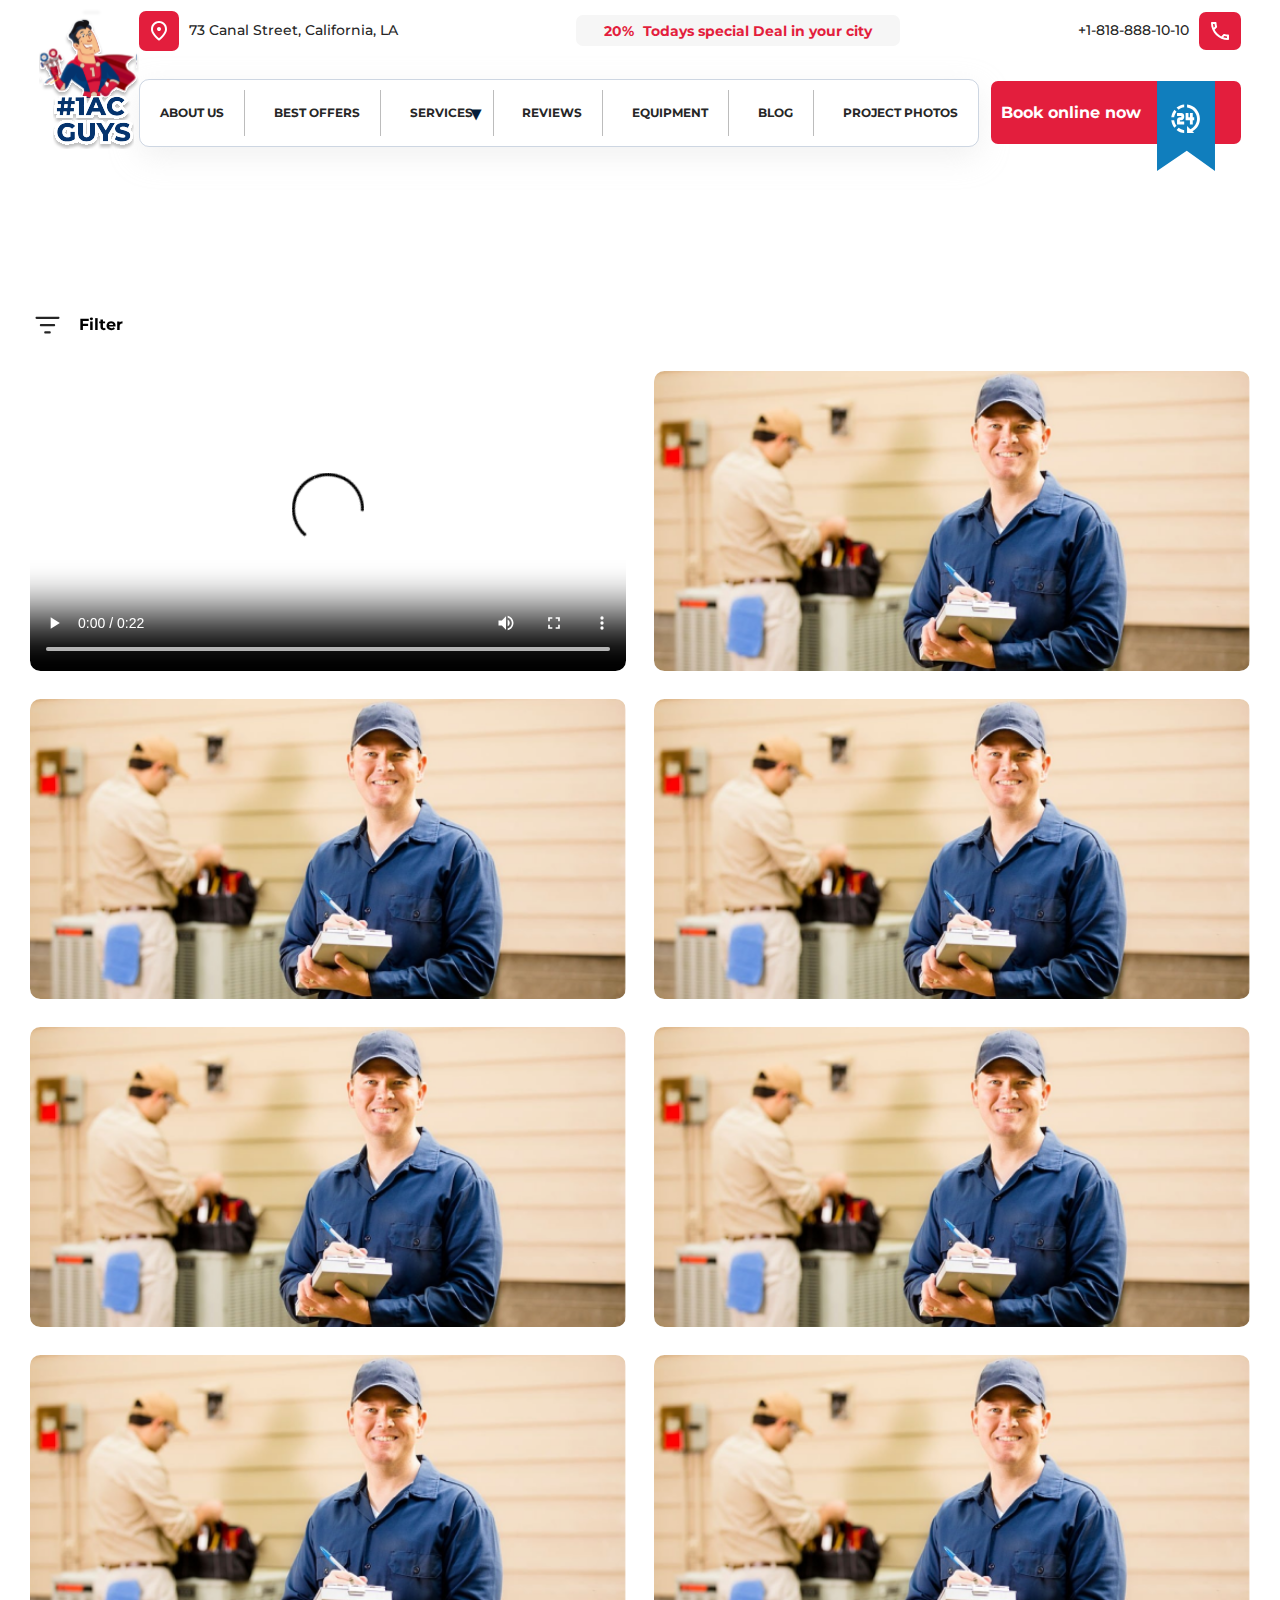
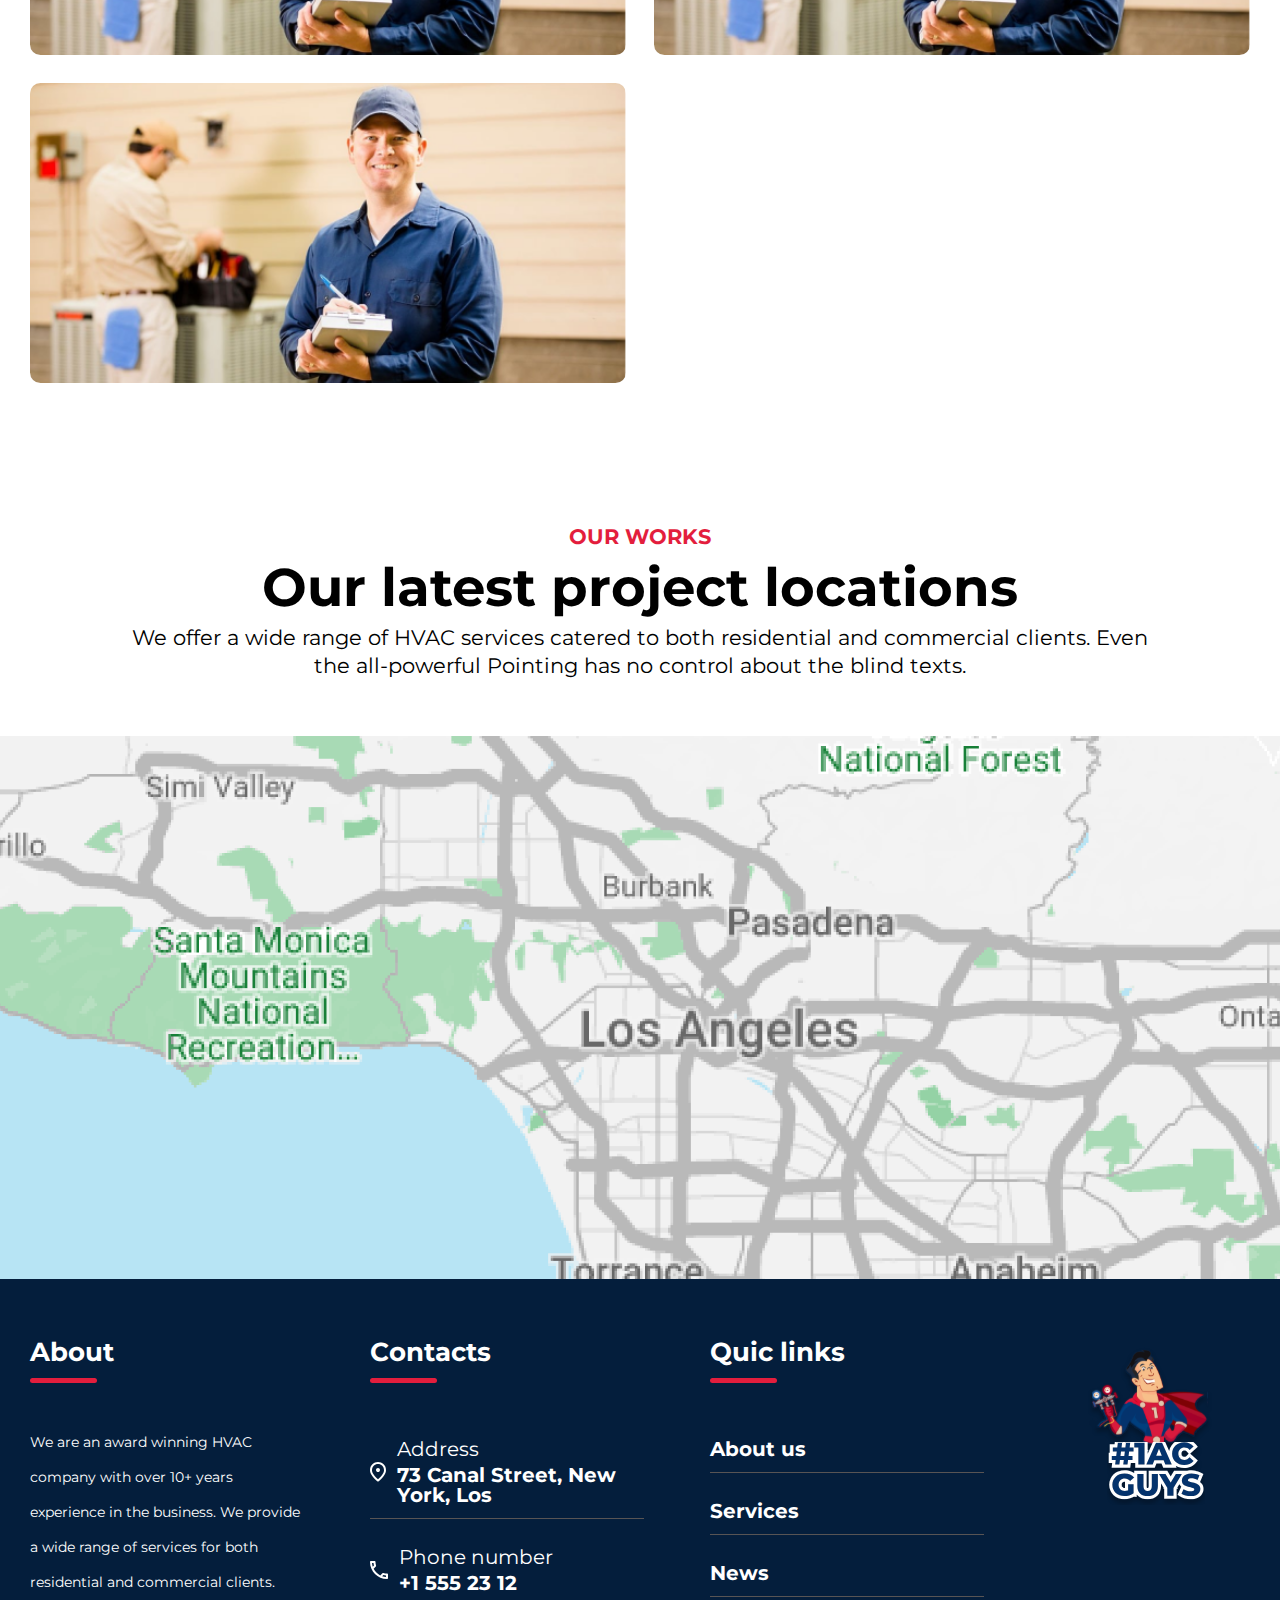
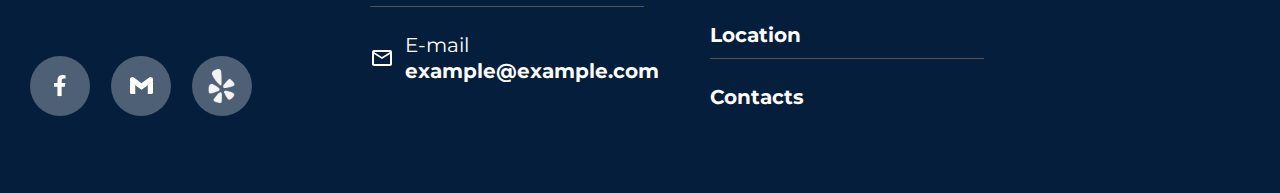
<file: photos.html>
<!DOCTYPE html>
<html lang="en">
    <head>
        <meta charset="UTF-8">
        <meta name="viewport" content="width=device-width, initial-scale=1.0">
        <meta http-equiv="X-UA-Compatible" content="ie=edge">
        <title>Список страниц</title>
        <link rel="stylesheet" type="text/css" href="./css/style.css">
        <script defer src="./js/scripts.js"></script>
    </head>
    <body>
        <div class="wrapper">
            <header class="header">
                <div class="container">
                    <div class="header__sale mobile py-2.5 px-8 rounded-lg">
                        <p class="text-gradient flex items-center justify-center gap-2.5">
                            <span>20%</span>
                            Todays special Deal in your city
                        </p>
                    </div>
                    <div class="header__row">
                        <div class="header__logo">
                            <a href="index.html">
                                <img src="./img/svgicons/logo.svg" alt="logo">
                            </a>
                        </div>
                        <a href="#" class="btn mobile text-2xl">
                            <p>Book online now</p>
                            <img src="./img/svgicons/flag.svg" alt="24">
                        </a>
                        <div class="header__burger">
                            <span></span>
                        </div>
                        <div class="header__menu">
                            <div class="header__top">
                                <button class="header__address pc flex gap-3 items-center">
                                    <div class="btn">
                                        <img src="./img/svgicons/address.svg" alt="address">
                                    </div>
                                    <p class="text-neutral-800 font-medium text-base">73 Canal Street, California, LA</p>
                                    <div class="header__address-hover">
                                        We're showing you current address. But you can
                                        <span>change</span>
                                        your address.
                                    </div>
                                </button>
                                <div class="header__sale pc py-2.5 px-8 rounded-lg">
                                    <p class="text-gradient flex items-center justify-center gap-2.5">
                                        <span>20%</span>
                                        Todays special Deal in your city
                                    </p>
                                </div>
                                <a class="header__phone pc flex gap-3 items-center flex-row-reverse" href="tel: +1-818-888-10-10">
                                    <div class="btn">
                                        <img src="./img/svgicons/phone.svg" alt="phone">
                                    </div>
                                    <p class="text-neutral-800 font-medium text-base">+1-818-888-10-10</p>
                                </a>
                            </div>
                            <div class="header__bottom">
                                <nav class="header__links">
                                    <a href="#" class="text-neutral-800 font-bold text-lg uppercase">ABOUT US</a>
                                    <a href="#" class="text-neutral-800 font-bold text-lg uppercase">BEST OFFERS</a>
                                    <div class="header__link">
                                        <a href="#" class="text-neutral-800 font-bold text-lg uppercase">SERVICES</a>
                                        <div class="submenu">
                                            <div class="submenu__row">
                                                <a href="#">Heating repair</a>
                                                <a href="#">Heating repair</a>
                                                <a href="#">Heating repair</a>
                                                <a href="#">Heating repair</a>
                                                <a href="#">Heating repair</a>
                                                <a href="#">Heating repair</a>
                                                <a href="#">Heating repair</a>
                                                <a href="#">Heating repair</a>
                                                <a href="#">Heating repair</a>
                                                <a href="#">Heating repair</a>
                                                <a href="#">Heating repair</a>
                                            </div>
                                        </div>
                                    </div>
                                    <a href="#" class="text-neutral-800 font-bold text-lg uppercase">REVIEWS</a>
                                    <a href="#" class="text-neutral-800 font-bold text-lg uppercase">EQUIPMENT</a>
                                    <a href="#" class="text-neutral-800 font-bold text-lg uppercase">BLOG</a>
                                    <a href="#" class="text-neutral-800 font-bold text-lg uppercase">PROJECT PHOTOS</a>
                                </nav>
                                <a href="#" class="btn pc text-2xl flex items-center justify-center gap-4 flex-auto">
                                    <p>Book online now</p>
                                    <img src="./img/svgicons/flag.svg" alt="24">
                                </a>
                            </div>
                        </div>
                    </div>
                    <div class="flex items-center justify-between gap-4">
                        <button class="header__address mobile flex gap-3 items-center">
                            <div class="btn">
                                <img src="./img/svgicons/address.svg" alt="address">
                            </div>
                            <p class="text-neutral-800 font-medium text-base">73 Canal Street, California, LA</p>
                            <div class="header__address-hover">
                                We're showing you current address. But you can
                                <span>change</span>
                                your address.
                            </div>
                        </button>
                        <a class="header__phone mobile flex gap-3 items-center flex-row-reverse" href="tel: +1-818-888-10-10">
                            <div class="btn">
                                <img src="./img/svgicons/phone.svg" alt="phone">
                            </div>
                            <p class="text-neutral-800 font-medium text-base">+1-818-888-10-10</p>
                        </a>
                    </div>
                </div>
            </header>
            <main class="content">
                <section class="photos section">
                    <div class="container">
                        <div class="filter relative mb-8">
                            <div class="filter__show flex gap-4 items-center cursor-pointer">
                                <img src="./img/svgicons/filter.svg" alt="filter">
                                <p class="text-lg font-bold">Filter</p>
                            </div>
                            <div class="filter__hidden px-6 py-3">
                                <div class="filter__type">
                                    <p class="font-bold mb-3">By year</p>
                                    <input type="text" placeholder="2010" class="mb-10">
                                    <label class="checkbox">
                                        <input type="checkbox" class="custom-checkbox">
                                        <p>2010</p>
                                    </label>
                                    <label class="checkbox">
                                        <input type="checkbox" class="custom-checkbox">
                                        <p>2010</p>
                                    </label>
                                    <label class="checkbox">
                                        <input type="checkbox" class="custom-checkbox">
                                        <p>2010</p>
                                    </label>
                                    <label class="checkbox">
                                        <input type="checkbox" class="custom-checkbox">
                                        <p>2010</p>
                                    </label>
                                </div>
                                <div class="filter__type pt-6">
                                    <p class="font-bold mb-3">By services</p>
                                    <input type="text" placeholder="2010" class="mb-10">
                                    <label class="checkbox">
                                        <input type="checkbox" class="custom-checkbox">
                                        <p>2010</p>
                                    </label>
                                    <label class="checkbox">
                                        <input type="checkbox" class="custom-checkbox">
                                        <p>2010</p>
                                    </label>
                                    <label class="checkbox">
                                        <input type="checkbox" class="custom-checkbox">
                                        <p>2010</p>
                                    </label>
                                    <label class="checkbox">
                                        <input type="checkbox" class="custom-checkbox">
                                        <p>2010</p>
                                    </label>
                                </div>
                            </div>
                        </div>
                        <div class="photos__row grid gap-8">
                            <div class="photos__photo rounded-xl relative overflow-hidden">
                                <video controls src="./img/1.mp4"></video>
                            </div>
                            <div class="photos__photo rounded-xl relative overflow-hidden">
                                <img src="./img/engineers/1.png" alt="1">
                            </div>
                            <div class="photos__photo rounded-xl relative overflow-hidden">
                                <img src="./img/engineers/1.png" alt="1">
                            </div>
                            <div class="photos__photo rounded-xl relative overflow-hidden">
                                <img src="./img/engineers/1.png" alt="1">
                            </div>
                            <div class="photos__photo rounded-xl relative overflow-hidden">
                                <img src="./img/engineers/1.png" alt="1">
                            </div>
                            <div class="photos__photo rounded-xl relative overflow-hidden">
                                <img src="./img/engineers/1.png" alt="1">
                            </div>
                            <div class="photos__photo rounded-xl relative overflow-hidden">
                                <img src="./img/engineers/1.png" alt="1">
                            </div>
                            <div class="photos__photo rounded-xl relative overflow-hidden">
                                <img src="./img/engineers/1.png" alt="1">
                            </div>
                            <div class="photos__photo rounded-xl relative overflow-hidden">
                                <img src="./img/engineers/1.png" alt="1">
                            </div>
                        </div>
                    </div>
                </section>
                <article class="map">
                    <div class="container">
                        <header class="block-header mb-16 m-0 m-auto text-center">
                            <h3 class="text-gradient text-2xl font-bold mb-3 ">OUR WORKS</h3>
                            <h2 class="font-bold text-6xl mb-3">Our latest project locations</h2>
                            <p class="text-2xl">We offer a wide range of HVAC services catered to both residential and commercial clients. Even the all-powerful Pointing has no control about the blind texts.</p>
                        </header>
                    </div>
                    <img src="./img/map.png" alt="map">
                </article>
            </main>
            <footer class="footer">
                <div class="container">
                    <div class="footer__row">
                        <div class="footer__item">
                            <h3 class="footer__title">
                                About
                            </h3>
                            <p class="text-base leading-10 mb-16">
                                We are an award winning HVAC company with over 10+ years experience in the business. We provide a wide range of services for both residential and commercial clients.
                            </p>
                            <div class="footer__social flex gap-6">
                                <a href="#" class="footer__link">
                                    <img src="./img/svgicons/faccebook-small.svg" alt="faccebook">
                                </a>
                                <a href="#" class="footer__link">
                                    <img src="./img/svgicons/gmail.svg" alt="gmail">
                                </a>
                                <a href="#" class="footer__link">
                                    <img src="./img/svgicons/yelp-small.svg" alt="yelp">
                                </a>
                            </div>
                        </div>
                        <div class="footer__item">
                            <div class="footer__title">
                                Contacts
                            </div>
                            <nav class="footer__nav">
                                <a href="#">
                                    <img src="./img/svgicons/address.svg" alt="address">
                                    <div>
                                        <p>Address</p>
                                        <b>73 Canal Street, New York, Los</b>
                                    </div>
                                </a>
                                <a href="tel:+1 555 23 12">
                                    <img src="./img/svgicons/phone.svg" alt="phone">
                                    <div>
                                        <p>Phone number</p>
                                        <b>+1 555 23 12</b>
                                    </div>
                                </a>
                                <a href="mailto:example@example.com">
                                    <img src="./img/svgicons/mail.svg" alt="mail">
                                    <div>
                                        <p>E-mail</p>
                                        <b>example@example.com</b>
                                    </div>
                                </a>
                            </nav>
                        </div>
                        <div class="footer__item">
                            <div class="footer__title">
                                Quic links
                            </div>
                            <nav class="footer__nav">
                                <a href="#" class="font-bold">About us</a>
                                <a href="#" class="font-bold">Services</a>
                                <a href="#" class="font-bold">News</a>
                                <a href="#" class="font-bold">Location</a>
                                <a href="#" class="font-bold">Contacts</a>
                            </nav>
                        </div>
                        <div class="footer__logo">
                            <img src="./img/svgicons/logo-footer.svg" alt="logo">
                        </div>
                    </div>
                </div>
            </footer>
        </div>
    </body>
</html>
</file>
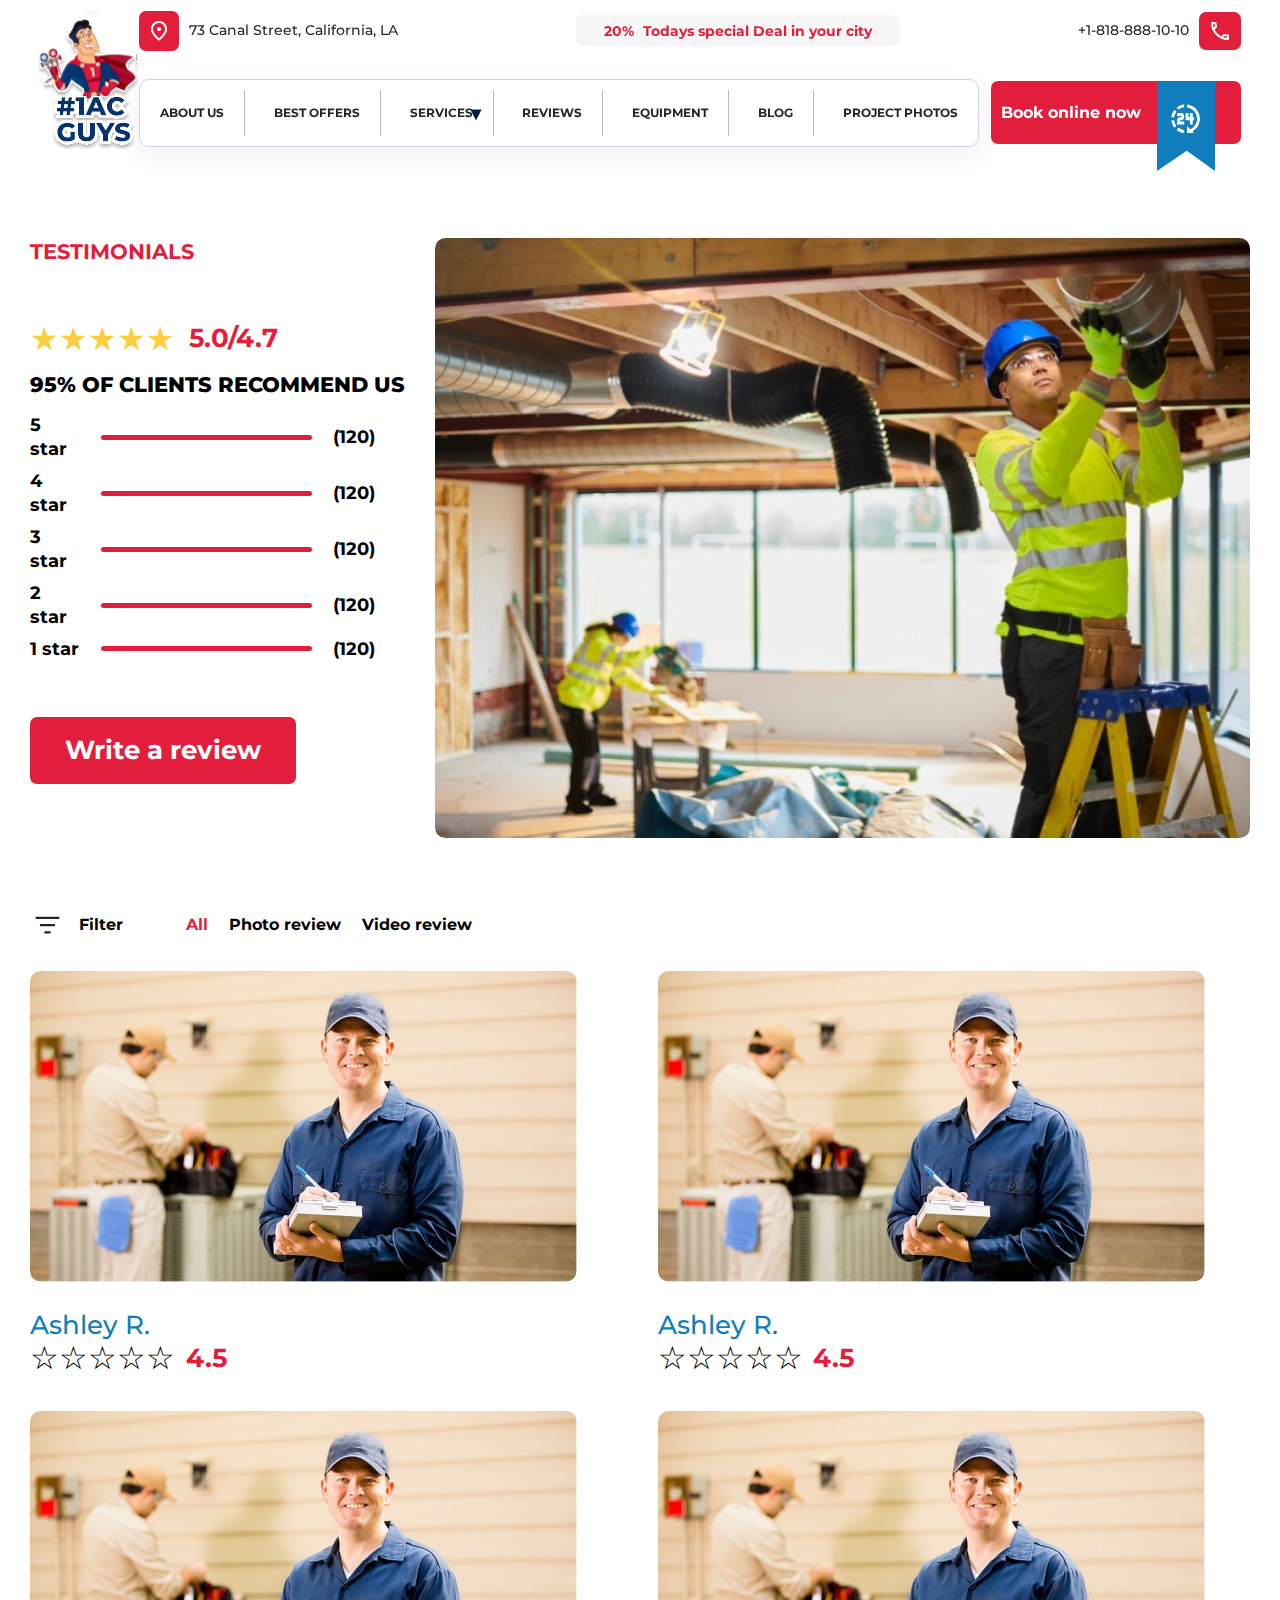
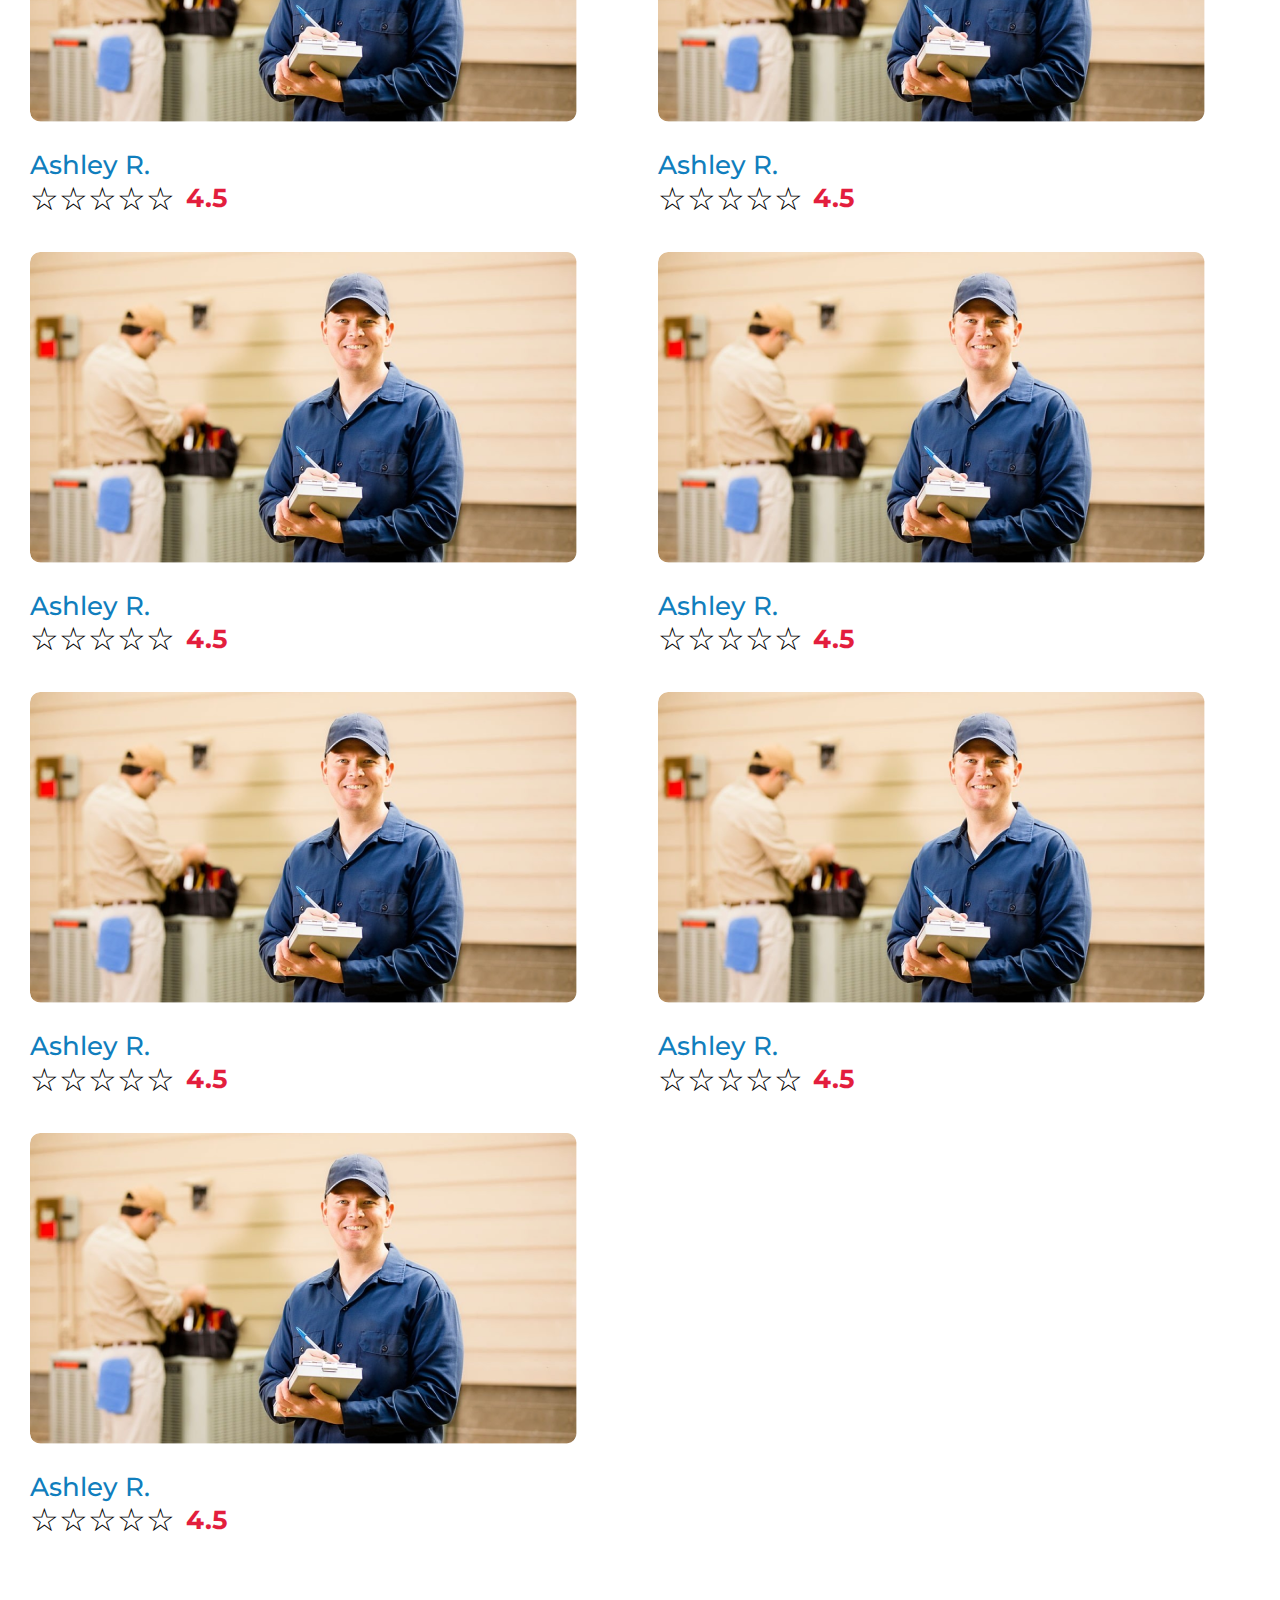
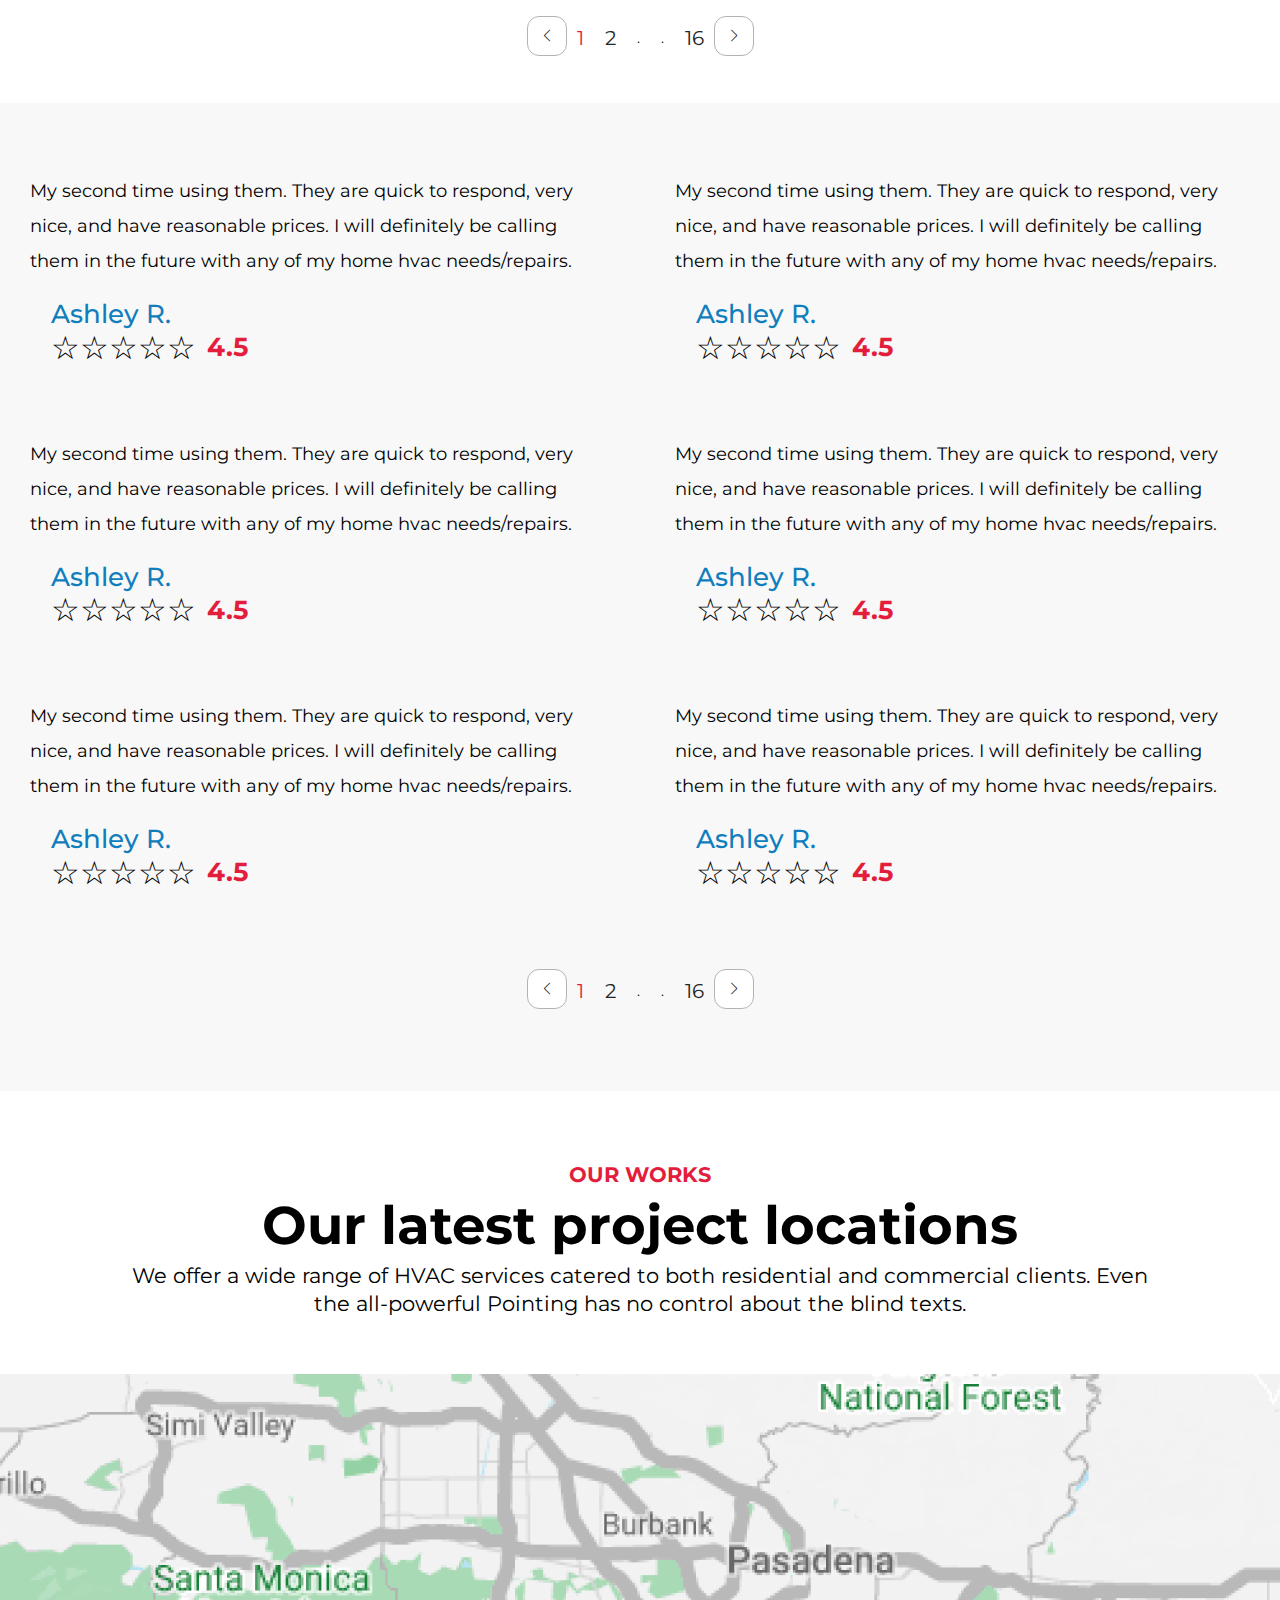
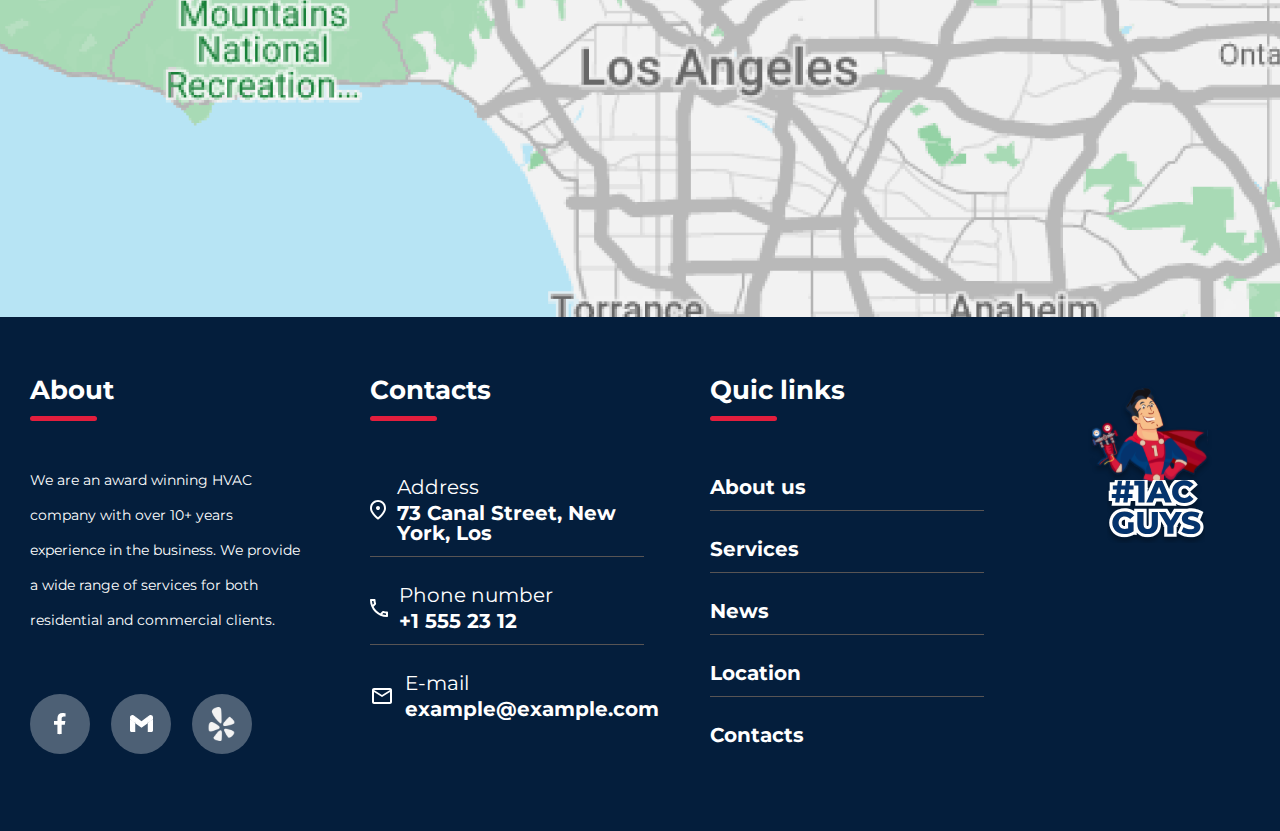
<file: review.html>
<!DOCTYPE html>
<html lang="en">
    <head>
        <meta charset="UTF-8">
        <meta name="viewport" content="width=device-width, initial-scale=1.0">
        <meta http-equiv="X-UA-Compatible" content="ie=edge">
        <title>Список страниц</title>
        <link rel="stylesheet" type="text/css" href="./css/style.css">
        <script defer src="./js/scripts.js"></script>
    </head>
    <body>
        <div class="wrapper">
            <header class="header">
                <div class="container">
                    <div class="header__sale mobile py-2.5 px-8 rounded-lg">
                        <p class="text-gradient flex items-center justify-center gap-2.5">
                            <span>20%</span>
                            Todays special Deal in your city
                        </p>
                    </div>
                    <div class="header__row">
                        <div class="header__logo">
                            <a href="index.html">
                                <img src="./img/svgicons/logo.svg" alt="logo">
                            </a>
                        </div>
                        <a href="#" class="btn mobile text-2xl">
                            <p>Book online now</p>
                            <img src="./img/svgicons/flag.svg" alt="24">
                        </a>
                        <div class="header__burger">
                            <span></span>
                        </div>
                        <div class="header__menu">
                            <div class="header__top">
                                <button class="header__address pc flex gap-3 items-center">
                                    <div class="btn">
                                        <img src="./img/svgicons/address.svg" alt="address">
                                    </div>
                                    <p class="text-neutral-800 font-medium text-base">73 Canal Street, California, LA</p>
                                    <div class="header__address-hover">
                                        We're showing you current address. But you can
                                        <span>change</span>
                                        your address.
                                    </div>
                                </button>
                                <div class="header__sale pc py-2.5 px-8 rounded-lg">
                                    <p class="text-gradient flex items-center justify-center gap-2.5">
                                        <span>20%</span>
                                        Todays special Deal in your city
                                    </p>
                                </div>
                                <a class="header__phone pc flex gap-3 items-center flex-row-reverse" href="tel: +1-818-888-10-10">
                                    <div class="btn">
                                        <img src="./img/svgicons/phone.svg" alt="phone">
                                    </div>
                                    <p class="text-neutral-800 font-medium text-base">+1-818-888-10-10</p>
                                </a>
                            </div>
                            <div class="header__bottom">
                                <nav class="header__links">
                                    <a href="#" class="text-neutral-800 font-bold text-lg uppercase">ABOUT US</a>
                                    <a href="#" class="text-neutral-800 font-bold text-lg uppercase">BEST OFFERS</a>
                                    <div class="header__link">
                                        <a href="#" class="text-neutral-800 font-bold text-lg uppercase">SERVICES</a>
                                        <div class="submenu">
                                            <div class="submenu__row">
                                                <a href="#">Heating repair</a>
                                                <a href="#">Heating repair</a>
                                                <a href="#">Heating repair</a>
                                                <a href="#">Heating repair</a>
                                                <a href="#">Heating repair</a>
                                                <a href="#">Heating repair</a>
                                                <a href="#">Heating repair</a>
                                                <a href="#">Heating repair</a>
                                                <a href="#">Heating repair</a>
                                                <a href="#">Heating repair</a>
                                                <a href="#">Heating repair</a>
                                            </div>
                                        </div>
                                    </div>
                                    <a href="#" class="text-neutral-800 font-bold text-lg uppercase">REVIEWS</a>
                                    <a href="#" class="text-neutral-800 font-bold text-lg uppercase">EQUIPMENT</a>
                                    <a href="#" class="text-neutral-800 font-bold text-lg uppercase">BLOG</a>
                                    <a href="#" class="text-neutral-800 font-bold text-lg uppercase">PROJECT PHOTOS</a>
                                </nav>
                                <a href="#" class="btn pc text-2xl flex items-center justify-center gap-4 flex-auto">
                                    <p>Book online now</p>
                                    <img src="./img/svgicons/flag.svg" alt="24">
                                </a>
                            </div>
                        </div>
                    </div>
                    <div class="flex items-center justify-between gap-4">
                        <button class="header__address mobile flex gap-3 items-center">
                            <div class="btn">
                                <img src="./img/svgicons/address.svg" alt="address">
                            </div>
                            <p class="text-neutral-800 font-medium text-base">73 Canal Street, California, LA</p>
                            <div class="header__address-hover">
                                We're showing you current address. But you can
                                <span>change</span>
                                your address.
                            </div>
                        </button>
                        <a class="header__phone mobile flex gap-3 items-center flex-row-reverse" href="tel: +1-818-888-10-10">
                            <div class="btn">
                                <img src="./img/svgicons/phone.svg" alt="phone">
                            </div>
                            <p class="text-neutral-800 font-medium text-base">+1-818-888-10-10</p>
                        </a>
                    </div>
                </div>
            </header>
            <main class="content">
                <article class="intro article">
                    <div class="container">
                        <div class="intro__row flex gap-4 ">
                            <div class="intro__info flex-auto">
                                <header class="block-header mb-16">
                                    <h2 class="text-gradient text-2xl font-bold mb-3 ">TESTIMONIALS</h2>
                                </header>
                                <main class="rating">
                                    <div class="flex items-center gap-4 mb-4">
                                        <div class="rating__stars">★★★★★</div>
                                        <p class="text-gradient text-3xl font-extabold">5.0/4.7</p>
                                    </div>
                                    <p class="text-2xl font-extrabold mb-4 uppercase">95% of clients recommend us</p>
                                    <div class="rating__scores flex flex-col gap-2 mb-16">
                                        <div class="rating__score flex items-center gap-6">
                                            <p class="text-xl font-bold">5 star</p>
                                            <div class="rating__line bg-gradient"></div>
                                            <p class="text-xl font-bold">(120)</p>
                                        </div>
                                        <div class="rating__score flex items-center gap-6">
                                            <p class="text-xl font-bold">4 star</p>
                                            <div class="rating__line bg-gradient"></div>
                                            <p class="text-xl font-bold">(120)</p>
                                        </div>
                                        <div class="rating__score flex items-center gap-6">
                                            <p class="text-xl font-bold">3 star</p>
                                            <div class="rating__line bg-gradient"></div>
                                            <p class="text-xl font-bold">(120)</p>
                                        </div>
                                        <div class="rating__score flex items-center gap-6">
                                            <p class="text-xl font-bold">2 star</p>
                                            <div class="rating__line bg-gradient"></div>
                                            <p class="text-xl font-bold">(120)</p>
                                        </div>
                                        <div class="rating__score flex items-center gap-6">
                                            <p class="text-xl font-bold">1 star</p>
                                            <div class="rating__line bg-gradient"></div>
                                            <p class="text-xl font-bold">(120)</p>
                                        </div>
                                    </div>
                                </main>
                                <button class="write-review__button btn text-3xl mt-auto">Write a review</button>
                            </div>
                            <div class="intro__img overflow-hidden rounded-xl">
                                <img src="./img/index/intro.png" alt="intro">
                            </div>
                        </div>
                    </div>
                </article>
                <section class="video-reviews pb-10">
                    <div class="container">
                        <nav class="video-reviews__nav flex mb-8 gap-6">
                            <div class="filter relative mr-12">
                                <div class="filter__show flex gap-4 items-center cursor-pointer">
                                    <img src="./img/svgicons/filter.svg" alt="filter">
                                    <p class="text-lg font-bold">Filter</p>
                                </div>
                                <div class="filter__hidden px-6 py-3">
                                    <div class="filter__type">
                                        <p class="font-bold mb-3">By year</p>
                                        <input type="text" placeholder="2010" class="mb-10">
                                        <label class="checkbox">
                                            <input type="checkbox" class="custom-checkbox">
                                            <p>2010</p>
                                        </label>
                                        <label class="checkbox">
                                            <input type="checkbox" class="custom-checkbox">
                                            <p>2010</p>
                                        </label>
                                        <label class="checkbox">
                                            <input type="checkbox" class="custom-checkbox">
                                            <p>2010</p>
                                        </label>
                                        <label class="checkbox">
                                            <input type="checkbox" class="custom-checkbox">
                                            <p>2010</p>
                                        </label>
                                    </div>
                                    <div class="filter__type pt-6">
                                        <p class="font-bold mb-3">By services</p>
                                        <input type="text" placeholder="2010" class="mb-10">
                                        <label class="checkbox">
                                            <input type="checkbox" class="custom-checkbox">
                                            <p>2010</p>
                                        </label>
                                        <label class="checkbox">
                                            <input type="checkbox" class="custom-checkbox">
                                            <p>2010</p>
                                        </label>
                                        <label class="checkbox">
                                            <input type="checkbox" class="custom-checkbox">
                                            <p>2010</p>
                                        </label>
                                        <label class="checkbox">
                                            <input type="checkbox" class="custom-checkbox">
                                            <p>2010</p>
                                        </label>
                                    </div>
                                    <div class="filter__type pt-6">
                                        <p class="font-bold mb-3">By stars</p>
                                        <input type="text" placeholder="2010" class="mb-10">
                                        <label class="checkbox">
                                            <input type="checkbox" class="custom-checkbox">
                                            <p>5</p>
                                        </label>
                                        <label class="checkbox">
                                            <input type="checkbox" class="custom-checkbox">
                                            <p>4</p>
                                        </label>
                                        <label class="checkbox">
                                            <input type="checkbox" class="custom-checkbox">
                                            <p>3</p>
                                        </label>
                                        <label class="checkbox">
                                            <input type="checkbox" class="custom-checkbox">
                                            <p>2</p>
                                        </label>
                                        <label class="checkbox">
                                            <input type="checkbox" class="custom-checkbox">
                                            <p>1</p>
                                        </label>
                                    </div>
                                    <button class="btn">save</button>
                                </div>
                            </div>
                            <button class="video-reviews__link">All</button>
                            <button class="video-reviews__link">Photo review</button>
                            <button class="video-reviews__link">Video review</button>
                        </nav>
                        <main class="video-reviews__row mb-20">
                            <div class="video-reviews__block gap-10">
                                <div class="video-reviews__review">
                                    <div class="video-reviews__video rounded-xl relative overflow-hidden mb-8">
                                        <img src="./img/engineers/1.png" alt="1">
                                    </div>
                                    <p class="swiper-vertical-three__name">Ashley R.</p>
                                    <div class="flex gap-3 items-center">
                                        <p class="video-reviews__stars text-4xl">☆☆☆☆☆</p>
                                        <p class="video-reviews__score text-gradient text-3xl">4.5</p>
                                    </div>
                                </div>
                                <div class="video-reviews__review">
                                    <div class="video-reviews__video rounded-xl relative overflow-hidden mb-8">
                                        <img src="./img/engineers/1.png" alt="1">
                                    </div>
                                    <p class="swiper-vertical-three__name">Ashley R.</p>
                                    <div class="flex gap-3 items-center">
                                        <p class="video-reviews__stars text-4xl">☆☆☆☆☆</p>
                                        <p class="video-reviews__score text-gradient text-3xl">4.5</p>
                                    </div>
                                </div>
                                <div class="video-reviews__review">
                                    <div class="video-reviews__video rounded-xl relative overflow-hidden mb-8">
                                        <img src="./img/engineers/1.png" alt="1">
                                    </div>
                                    <p class="swiper-vertical-three__name">Ashley R.</p>
                                    <div class="flex gap-3 items-center">
                                        <p class="video-reviews__stars text-4xl">☆☆☆☆☆</p>
                                        <p class="video-reviews__score text-gradient text-3xl">4.5</p>
                                    </div>
                                </div>
                                <div class="video-reviews__review">
                                    <div class="video-reviews__video rounded-xl relative overflow-hidden mb-8">
                                        <img src="./img/engineers/1.png" alt="1">
                                    </div>
                                    <p class="swiper-vertical-three__name">Ashley R.</p>
                                    <div class="flex gap-3 items-center">
                                        <p class="video-reviews__stars text-4xl">☆☆☆☆☆</p>
                                        <p class="video-reviews__score text-gradient text-3xl">4.5</p>
                                    </div>
                                </div>
                                <div class="video-reviews__review">
                                    <div class="video-reviews__video rounded-xl relative overflow-hidden mb-8">
                                        <img src="./img/engineers/1.png" alt="1">
                                    </div>
                                    <p class="swiper-vertical-three__name">Ashley R.</p>
                                    <div class="flex gap-3 items-center">
                                        <p class="video-reviews__stars text-4xl">☆☆☆☆☆</p>
                                        <p class="video-reviews__score text-gradient text-3xl">4.5</p>
                                    </div>
                                </div>
                                <div class="video-reviews__review">
                                    <div class="video-reviews__video rounded-xl relative overflow-hidden mb-8">
                                        <img src="./img/engineers/1.png" alt="1">
                                    </div>
                                    <p class="swiper-vertical-three__name">Ashley R.</p>
                                    <div class="flex gap-3 items-center">
                                        <p class="video-reviews__stars text-4xl">☆☆☆☆☆</p>
                                        <p class="video-reviews__score text-gradient text-3xl">4.5</p>
                                    </div>
                                </div>
                                <div class="video-reviews__review">
                                    <div class="video-reviews__video rounded-xl relative overflow-hidden mb-8">
                                        <img src="./img/engineers/1.png" alt="1">
                                    </div>
                                    <p class="swiper-vertical-three__name">Ashley R.</p>
                                    <div class="flex gap-3 items-center">
                                        <p class="video-reviews__stars text-4xl">☆☆☆☆☆</p>
                                        <p class="video-reviews__score text-gradient text-3xl">4.5</p>
                                    </div>
                                </div>
                                <div class="video-reviews__review">
                                    <div class="video-reviews__video rounded-xl relative overflow-hidden mb-8">
                                        <img src="./img/engineers/1.png" alt="1">
                                    </div>
                                    <p class="swiper-vertical-three__name">Ashley R.</p>
                                    <div class="flex gap-3 items-center">
                                        <p class="video-reviews__stars text-4xl">☆☆☆☆☆</p>
                                        <p class="video-reviews__score text-gradient text-3xl">4.5</p>
                                    </div>
                                </div>
                                <div class="video-reviews__review">
                                    <div class="video-reviews__video rounded-xl relative overflow-hidden mb-8">
                                        <img src="./img/engineers/1.png" alt="1">
                                    </div>
                                    <p class="swiper-vertical-three__name">Ashley R.</p>
                                    <div class="flex gap-3 items-center">
                                        <p class="video-reviews__stars text-4xl">☆☆☆☆☆</p>
                                        <p class="video-reviews__score text-gradient text-3xl">4.5</p>
                                    </div>
                                </div>
                            </div>
                            <div class="video-reviews__block gap-10">
                                <div class="video-reviews__review">
                                    <div class="video-reviews__video rounded-xl relative overflow-hidden mb-8">
                                        <img src="./img/engineers/2.png" alt="1">
                                    </div>
                                    <p class="swiper-vertical-three__name">Ashley R.</p>
                                    <div class="flex gap-3 items-center">
                                        <p class="video-reviews__stars text-4xl">☆☆☆☆☆</p>
                                        <p class="video-reviews__score text-gradient text-3xl">4.5</p>
                                    </div>
                                </div>
                                <div class="video-reviews__review">
                                    <div class="video-reviews__video rounded-xl relative overflow-hidden mb-8">
                                        <img src="./img/engineers/2.png" alt="1">
                                    </div>
                                    <p class="swiper-vertical-three__name">Ashley R.</p>
                                    <div class="flex gap-3 items-center">
                                        <p class="video-reviews__stars text-4xl">☆☆☆☆☆</p>
                                        <p class="video-reviews__score text-gradient text-3xl">4.5</p>
                                    </div>
                                </div>
                                <div class="video-reviews__review">
                                    <div class="video-reviews__video rounded-xl relative overflow-hidden mb-8">
                                        <img src="./img/engineers/2.png" alt="1">
                                    </div>
                                    <p class="swiper-vertical-three__name">Ashley R.</p>
                                    <div class="flex gap-3 items-center">
                                        <p class="video-reviews__stars text-4xl">☆☆☆☆☆</p>
                                        <p class="video-reviews__score text-gradient text-3xl">4.5</p>
                                    </div>
                                </div>
                            </div>
                            <div class="video-reviews__block gap-10">
                                <div class="video-reviews__review">
                                    <div class="video-reviews__video rounded-xl relative overflow-hidden mb-8">
                                        <img src="./img/engineers/3.png" alt="1">
                                    </div>
                                    <p class="swiper-vertical-three__name">Ashley R.</p>
                                    <div class="flex gap-3 items-center">
                                        <p class="video-reviews__stars text-4xl">☆☆☆☆☆</p>
                                        <p class="video-reviews__score text-gradient text-3xl">4.5</p>
                                    </div>
                                </div>
                                <div class="video-reviews__review">
                                    <div class="video-reviews__video rounded-xl relative overflow-hidden mb-8">
                                        <img src="./img/engineers/3.png" alt="1">
                                    </div>
                                    <p class="swiper-vertical-three__name">Ashley R.</p>
                                    <div class="flex gap-3 items-center">
                                        <p class="video-reviews__stars text-4xl">☆☆☆☆☆</p>
                                        <p class="video-reviews__score text-gradient text-3xl">4.5</p>
                                    </div>
                                </div>
                                <div class="video-reviews__review">
                                    <div class="video-reviews__video rounded-xl relative overflow-hidden mb-8">
                                        <img src="./img/engineers/3.png" alt="1">
                                    </div>
                                    <p class="swiper-vertical-three__name">Ashley R.</p>
                                    <div class="flex gap-3 items-center">
                                        <p class="video-reviews__stars text-4xl">☆☆☆☆☆</p>
                                        <p class="video-reviews__score text-gradient text-3xl">4.5</p>
                                    </div>
                                </div>
                                <div class="video-reviews__review">
                                    <div class="video-reviews__video rounded-xl relative overflow-hidden mb-8">
                                        <img src="./img/engineers/3.png" alt="1">
                                    </div>
                                    <p class="swiper-vertical-three__name">Ashley R.</p>
                                    <div class="flex gap-3 items-center">
                                        <p class="video-reviews__stars text-4xl">☆☆☆☆☆</p>
                                        <p class="video-reviews__score text-gradient text-3xl">4.5</p>
                                    </div>
                                </div>
                                <div class="video-reviews__review">
                                    <div class="video-reviews__video rounded-xl relative overflow-hidden mb-8">
                                        <img src="./img/engineers/3.png" alt="1">
                                    </div>
                                    <p class="swiper-vertical-three__name">Ashley R.</p>
                                    <div class="flex gap-3 items-center">
                                        <p class="video-reviews__stars text-4xl">☆☆☆☆☆</p>
                                        <p class="video-reviews__score text-gradient text-3xl">4.5</p>
                                    </div>
                                </div>
                                <div class="video-reviews__review">
                                    <div class="video-reviews__video rounded-xl relative overflow-hidden mb-8">
                                        <img src="./img/engineers/3.png" alt="1">
                                    </div>
                                    <p class="swiper-vertical-three__name">Ashley R.</p>
                                    <div class="flex gap-3 items-center">
                                        <p class="video-reviews__stars text-4xl">☆☆☆☆☆</p>
                                        <p class="video-reviews__score text-gradient text-3xl">4.5</p>
                                    </div>
                                </div>
                            </div>
                        </main>
                        <footer class="page-pagination relative flex gap-6 items-center m-0 m-auto">
                            <div class="swiper-button-prev"></div>
                            <a href="#" class="active">1</a>
                            <a href="#">2</a>
                            <p>.</p>
                            <p>.</p>
                            <a href="#">16</a>
                            <div class="swiper-button-next"></div>
                        </footer>
                    </div>
                </section>
                <section class="text-reviews section bg-grey ">
                    <div class="container">
                        <div class="text-reviews__row grid gap-20 mb-20">
                            <div class="text-review__review">
                                <p class="leading-10 text-xl mb-6">My second time using them. They are quick to respond, very nice, and have reasonable prices. I will definitely be calling them in the future with any of my home hvac needs/repairs.</p>
                                <div class="pl-6">
                                    <p class="swiper-vertical-three__name">Ashley R.</p>
                                    <div class="flex gap-3 items-center">
                                        <p class="video-reviews__stars text-4xl">☆☆☆☆☆</p>
                                        <p class="video-reviews__score text-gradient text-3xl">4.5</p>
                                    </div>
                                </div>
                            </div>
                            <div class="text-review__review">
                                <p class="leading-10 text-xl mb-6">My second time using them. They are quick to respond, very nice, and have reasonable prices. I will definitely be calling them in the future with any of my home hvac needs/repairs.</p>
                                <div class="pl-6">
                                    <p class="swiper-vertical-three__name">Ashley R.</p>
                                    <div class="flex gap-3 items-center">
                                        <p class="video-reviews__stars text-4xl">☆☆☆☆☆</p>
                                        <p class="video-reviews__score text-gradient text-3xl">4.5</p>
                                    </div>
                                </div>
                            </div>
                            <div class="text-review__review">
                                <p class="leading-10 text-xl mb-6">My second time using them. They are quick to respond, very nice, and have reasonable prices. I will definitely be calling them in the future with any of my home hvac needs/repairs.</p>
                                <div class="pl-6">
                                    <p class="swiper-vertical-three__name">Ashley R.</p>
                                    <div class="flex gap-3 items-center">
                                        <p class="video-reviews__stars text-4xl">☆☆☆☆☆</p>
                                        <p class="video-reviews__score text-gradient text-3xl">4.5</p>
                                    </div>
                                </div>
                            </div>
                            <div class="text-review__review">
                                <p class="leading-10 text-xl mb-6">My second time using them. They are quick to respond, very nice, and have reasonable prices. I will definitely be calling them in the future with any of my home hvac needs/repairs.</p>
                                <div class="pl-6">
                                    <p class="swiper-vertical-three__name">Ashley R.</p>
                                    <div class="flex gap-3 items-center">
                                        <p class="video-reviews__stars text-4xl">☆☆☆☆☆</p>
                                        <p class="video-reviews__score text-gradient text-3xl">4.5</p>
                                    </div>
                                </div>
                            </div>
                            <div class="text-review__review">
                                <p class="leading-10 text-xl mb-6">My second time using them. They are quick to respond, very nice, and have reasonable prices. I will definitely be calling them in the future with any of my home hvac needs/repairs.</p>
                                <div class="pl-6">
                                    <p class="swiper-vertical-three__name">Ashley R.</p>
                                    <div class="flex gap-3 items-center">
                                        <p class="video-reviews__stars text-4xl">☆☆☆☆☆</p>
                                        <p class="video-reviews__score text-gradient text-3xl">4.5</p>
                                    </div>
                                </div>
                            </div>
                            <div class="text-review__review">
                                <p class="leading-10 text-xl mb-6">My second time using them. They are quick to respond, very nice, and have reasonable prices. I will definitely be calling them in the future with any of my home hvac needs/repairs.</p>
                                <div class="pl-6">
                                    <p class="swiper-vertical-three__name">Ashley R.</p>
                                    <div class="flex gap-3 items-center">
                                        <p class="video-reviews__stars text-4xl">☆☆☆☆☆</p>
                                        <p class="video-reviews__score text-gradient text-3xl">4.5</p>
                                    </div>
                                </div>
                            </div>
                        </div>
                        <footer class="page-pagination relative flex gap-6 items-center m-0 m-auto">
                            <div class="swiper-button-prev"></div>
                            <a href="#" class="active">1</a>
                            <a href="#">2</a>
                            <p>.</p>
                            <p>.</p>
                            <a href="#">16</a>
                            <div class="swiper-button-next"></div>
                        </footer>
                    </div>
                </section>
                <article class="map">
                    <div class="container">
                        <header class="block-header mb-16 m-0 m-auto text-center">
                            <h3 class="text-gradient text-2xl font-bold mb-3 ">OUR WORKS</h3>
                            <h2 class="font-bold text-6xl mb-3">Our latest project locations</h2>
                            <p class="text-2xl">We offer a wide range of HVAC services catered to both residential and commercial clients. Even the all-powerful Pointing has no control about the blind texts.</p>
                        </header>
                    </div>
                    <img src="./img/map.png" alt="map">
                </article>
            </main>
            <aside class="write-review flex justify-end fixed">
                <div class="close-btn absolute">
                    <img src="./img/svgicons/close.svg" alt="close">
                </div>
                <div class="write-review__row bg-white p-20">
                    <nav class="write-review__nav flex justify-between items-center gap-2 pb-5 mb-5">
                        <h2 class="text-4xl font-bold">Write a review</h2>
                        <div class="flex gap-6">
                            <button class="write-review__link text-xl font-bold">Review</button>
                            <button class="write-review__link text-xl font-bold">Video review</button>
                        </div>
                    </nav>
                    <main class="write-review__bloks">
                        <div class="write-review__block">
                            <label class="flex flex-col gap-6 mb-10">
                                <h3 class="text-xl font-bold uppercase">Full Name</h3>
                                <input type="text" name="name" placeholder="Enter your full name">
                            </label>
                            <label class="flex flex-col gap-6 mb-10">
                                <h3 class="text-xl font-bold uppercase">
                                    Product Rating
                                </h3>
                                <div class="write-review__stars">
                                    <p>Features</p>
                                    <div>☆☆☆☆☆</div>
                                </div>
                                <div class="write-review__stars">
                                    <p>Quality</p>
                                    <div>☆☆☆☆☆</div>
                                </div>
                                <div class="write-review__stars">
                                    <p>Performance</p>
                                    <div>☆☆☆☆☆</div>
                                </div>
                                <div class="write-review__stars">
                                    <p>Value</p>
                                    <div>☆☆☆☆☆</div>
                                </div>
                            </label>
                            <label class="flex flex-col gap-6 mb-10">
                                <h3 class="text-xl font-bold uppercase">Full Name</h3>
                                <p>Determined by averaging the above Product Ratings</p>
                                <div class="write-review__stars">
                                    <p>Features</p>
                                    <div>☆☆☆☆☆</div>
                                </div>
                            </label>
                            <label class="custom-file flex flex-col gap-6 mb-10">
                                <h3 class="text-xl font-bold uppercase">Your video review</h3>
                                <div class="place">Put the video here +</div>
                                <input type="file" class="file">
                                <div class="close">
                                    <img src="./img/svgicons/close.svg" alt="close">
                                </div>
                            </label>
                            <button class="btn">Submit review</button>
                        </div>
                        <div class="write-review__block">
                            <label class="flex flex-col gap-6 mb-10">
                                <h3 class="text-xl font-bold uppercase">Full Name</h3>
                                <input type="text" name="name" placeholder="Enter your full name">
                            </label>
                            <label class="flex flex-col gap-6 mb-10">
                                <h3 class="text-xl font-bold uppercase">
                                    Product Rating
                                </h3>
                                <div class="write-review__stars">
                                    <p>Features</p>
                                    <div>☆☆☆☆☆</div>
                                </div>
                                <div class="write-review__stars">
                                    <p>Quality</p>
                                    <div>☆☆☆☆☆</div>
                                </div>
                                <div class="write-review__stars">
                                    <p>Performance</p>
                                    <div>☆☆☆☆☆</div>
                                </div>
                                <div class="write-review__stars">
                                    <p>Value</p>
                                    <div>☆☆☆☆☆</div>
                                </div>
                            </label>
                            <label class="flex flex-col gap-6 mb-10">
                                <h3 class="text-xl font-bold uppercase">Full Name</h3>
                                <p>Determined by averaging the above Product Ratings</p>
                                <div class="write-review__stars">
                                    <p>Features</p>
                                    <div>☆☆☆☆☆</div>
                                </div>
                            </label>
                            <label class="flex flex-col gap-6 mb-10">
                                <h3 class="text-xl font-bold uppercase">Your Review</h3>
                                <textarea name="review" placeholder="Write review"></textarea>
                            </label>
                            <button class="btn">Submit review</button>
                        </div>
                    </main>
                </div>
            </aside>
            <footer class="footer">
                <div class="container">
                    <div class="footer__row">
                        <div class="footer__item">
                            <h3 class="footer__title">
                                About
                            </h3>
                            <p class="text-base leading-10 mb-16">
                                We are an award winning HVAC company with over 10+ years experience in the business. We provide a wide range of services for both residential and commercial clients.
                            </p>
                            <div class="footer__social flex gap-6">
                                <a href="#" class="footer__link">
                                    <img src="./img/svgicons/faccebook-small.svg" alt="faccebook">
                                </a>
                                <a href="#" class="footer__link">
                                    <img src="./img/svgicons/gmail.svg" alt="gmail">
                                </a>
                                <a href="#" class="footer__link">
                                    <img src="./img/svgicons/yelp-small.svg" alt="yelp">
                                </a>
                            </div>
                        </div>
                        <div class="footer__item">
                            <div class="footer__title">
                                Contacts
                            </div>
                            <nav class="footer__nav">
                                <a href="#">
                                    <img src="./img/svgicons/address.svg" alt="address">
                                    <div>
                                        <p>Address</p>
                                        <b>73 Canal Street, New York, Los</b>
                                    </div>
                                </a>
                                <a href="tel:+1 555 23 12">
                                    <img src="./img/svgicons/phone.svg" alt="phone">
                                    <div>
                                        <p>Phone number</p>
                                        <b>+1 555 23 12</b>
                                    </div>
                                </a>
                                <a href="mailto:example@example.com">
                                    <img src="./img/svgicons/mail.svg" alt="mail">
                                    <div>
                                        <p>E-mail</p>
                                        <b>example@example.com</b>
                                    </div>
                                </a>
                            </nav>
                        </div>
                        <div class="footer__item">
                            <div class="footer__title">
                                Quic links
                            </div>
                            <nav class="footer__nav">
                                <a href="#" class="font-bold">About us</a>
                                <a href="#" class="font-bold">Services</a>
                                <a href="#" class="font-bold">News</a>
                                <a href="#" class="font-bold">Location</a>
                                <a href="#" class="font-bold">Contacts</a>
                            </nav>
                        </div>
                        <div class="footer__logo">
                            <img src="./img/svgicons/logo-footer.svg" alt="logo">
                        </div>
                    </div>
                </div>
            </footer>
        </div>
    </body>
</html>
</file>
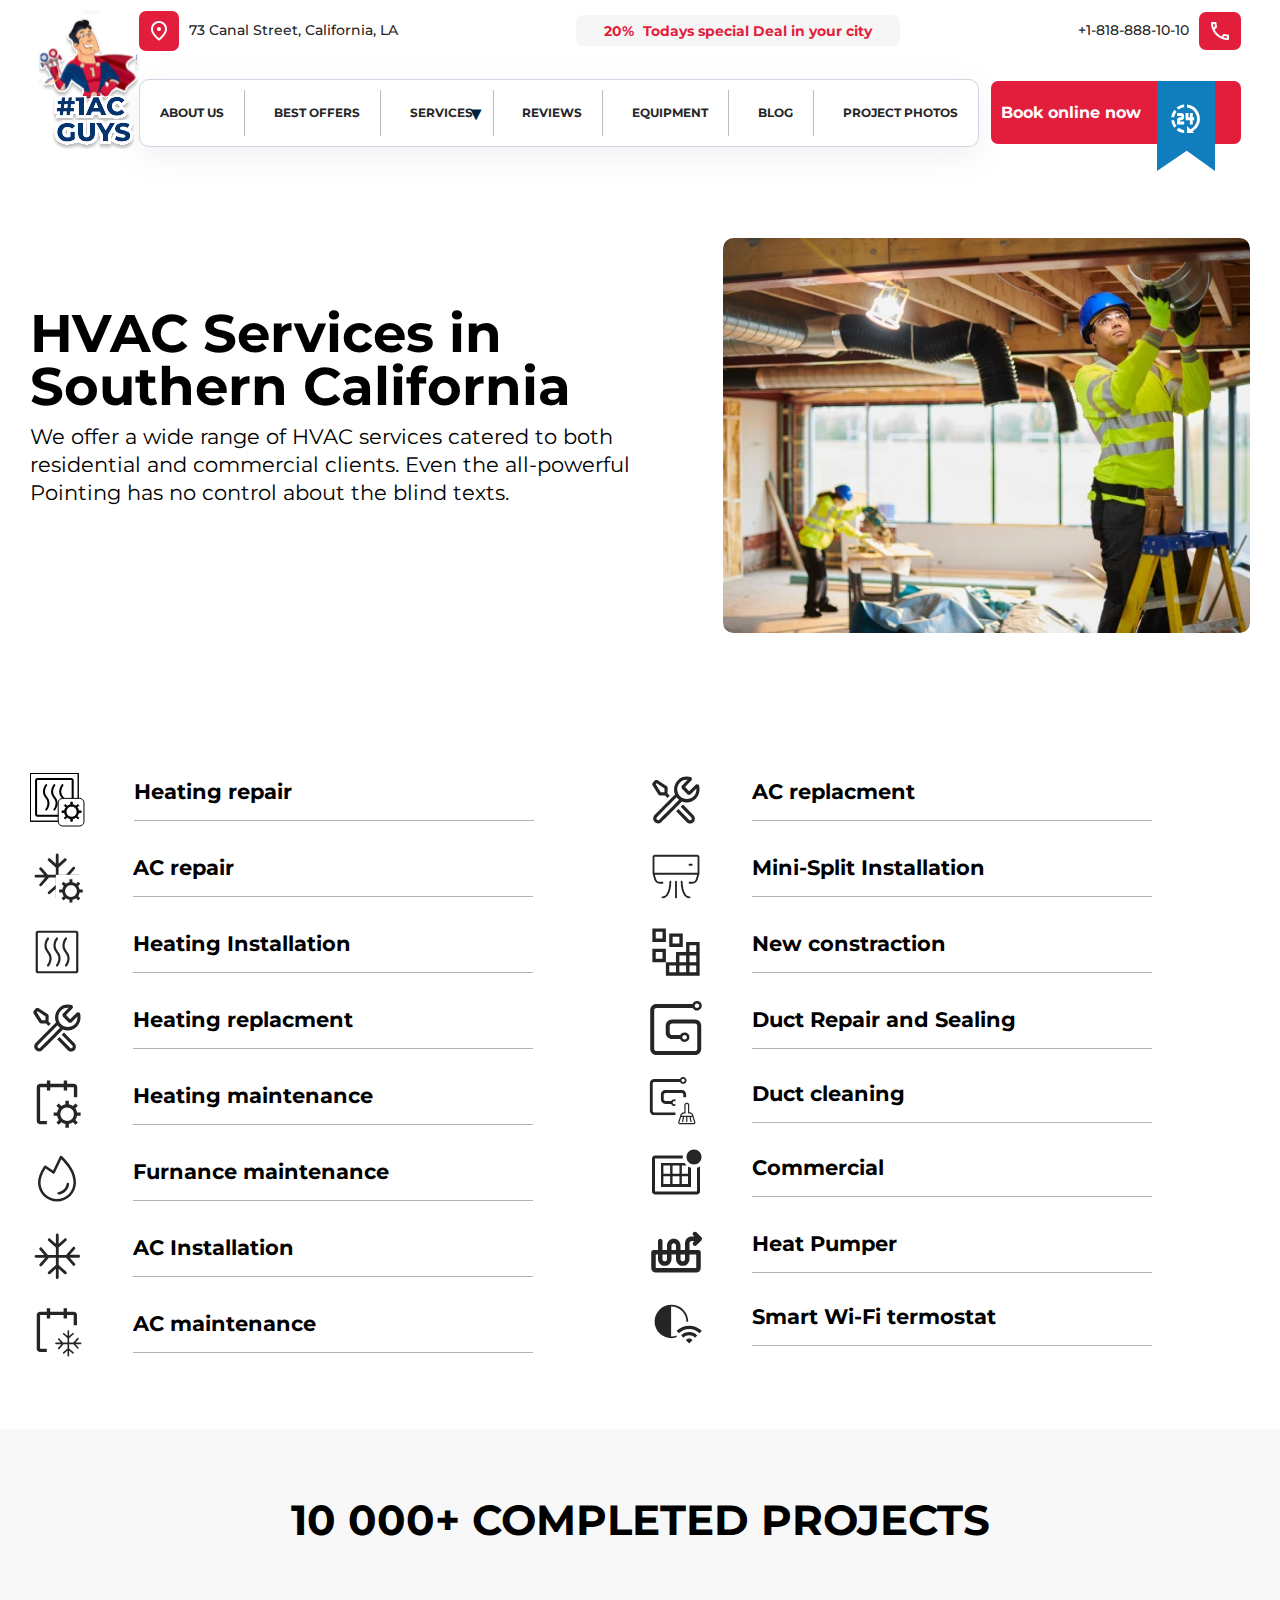
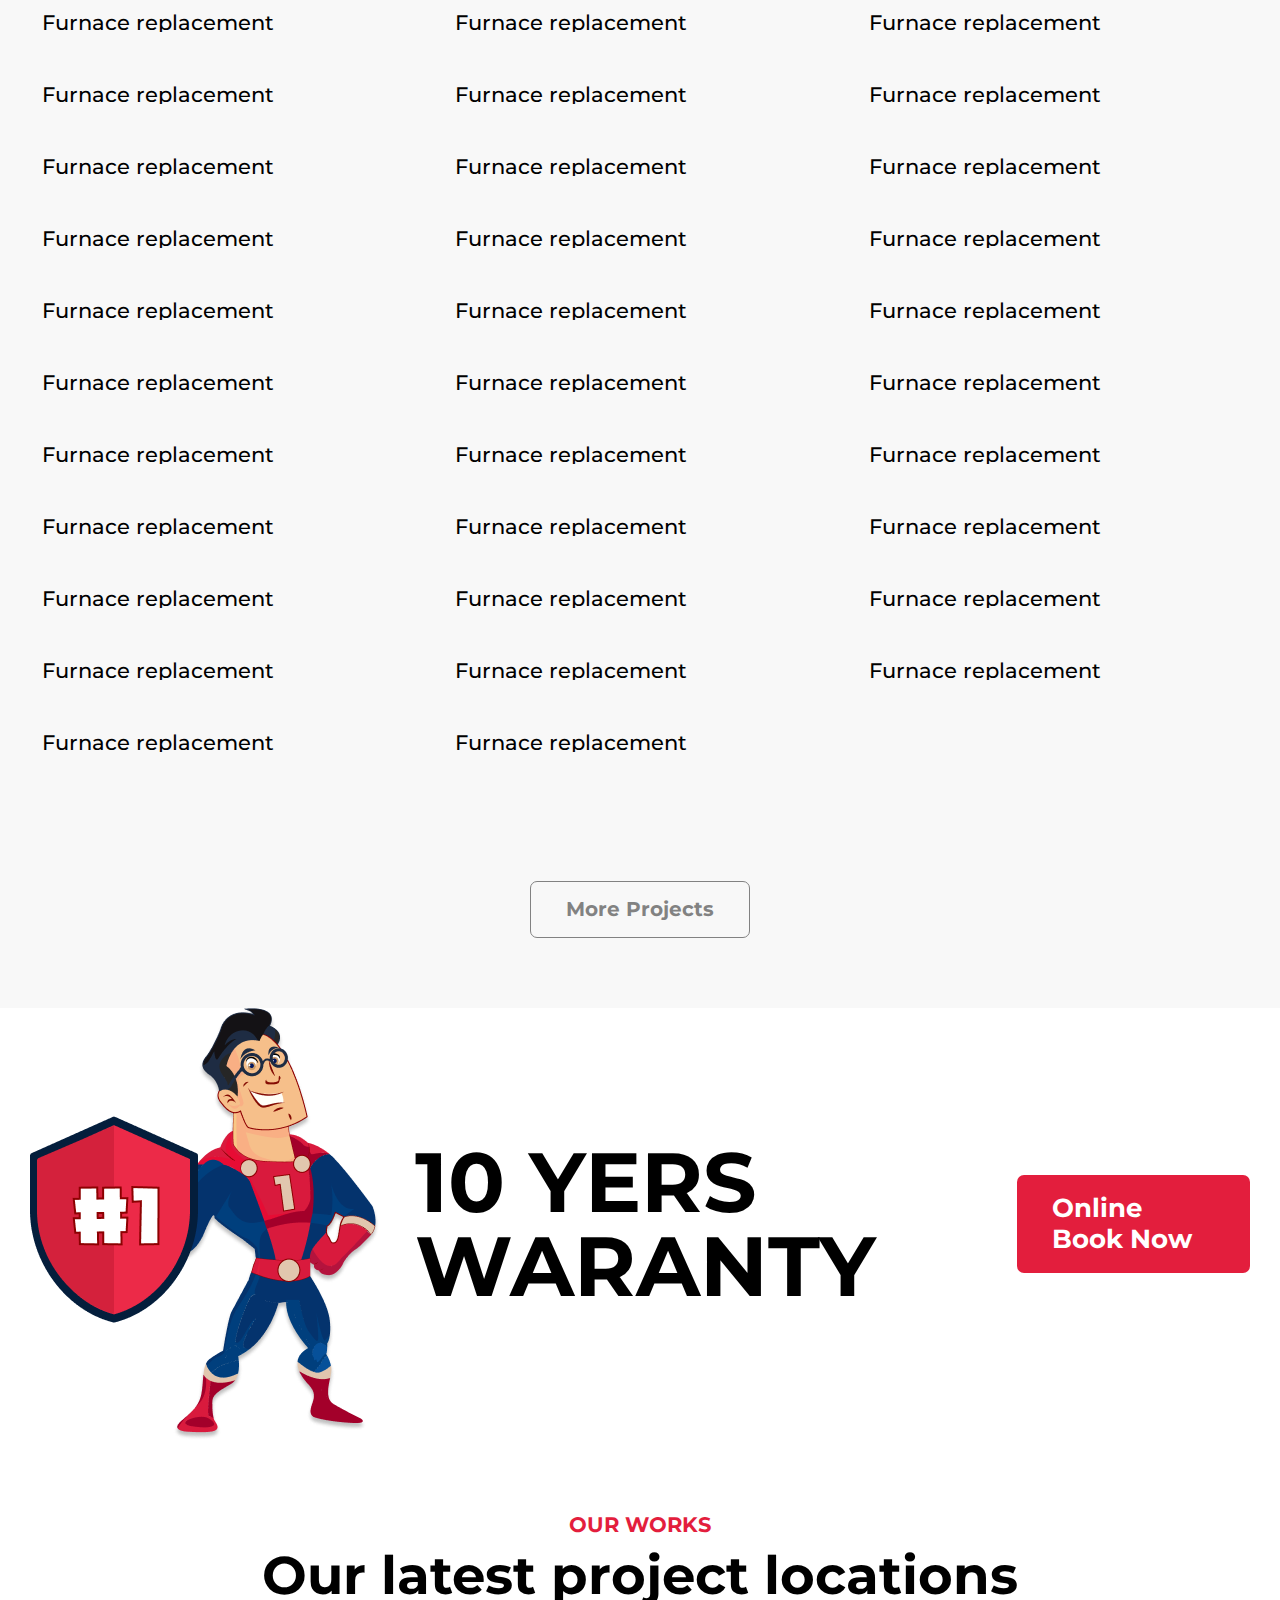
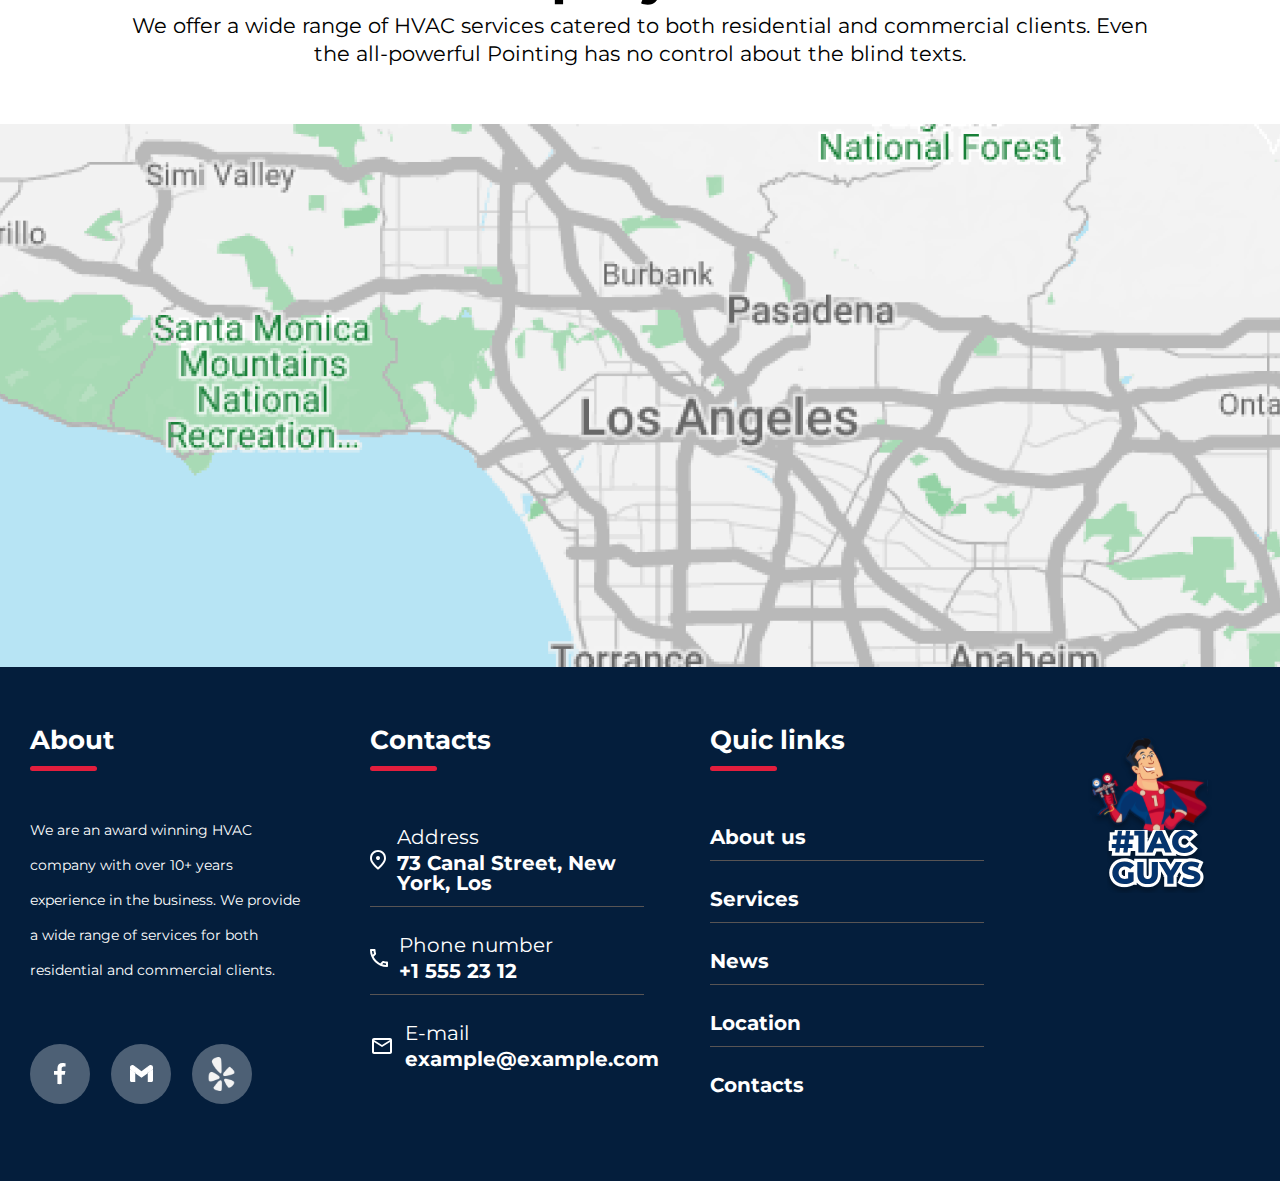
<file: services.html>
<!DOCTYPE html>
<html lang="en">
    <head>
        <meta charset="UTF-8">
        <meta name="viewport" content="width=device-width, initial-scale=1.0">
        <meta http-equiv="X-UA-Compatible" content="ie=edge">
        <title>services</title>
        <link rel="stylesheet" type="text/css" href="./css/style.css">
        <script defer src="./js/scripts.js"></script>
    </head>
    <body>
        <div class="wrapper">
            <header class="header">
                <div class="container">
                    <div class="header__sale mobile py-2.5 px-8 rounded-lg">
                        <p class="text-gradient flex items-center justify-center gap-2.5">
                            <span>20%</span>
                            Todays special Deal in your city
                        </p>
                    </div>
                    <div class="header__row">
                        <div class="header__logo">
                            <a href="index.html">
                                <img src="./img/svgicons/logo.svg" alt="logo">
                            </a>
                        </div>
                        <a href="#" class="btn mobile text-2xl">
                            <p>Book online now</p>
                            <img src="./img/svgicons/flag.svg" alt="24">
                        </a>
                        <div class="header__burger">
                            <span></span>
                        </div>
                        <div class="header__menu">
                            <div class="header__top">
                                <button class="header__address pc flex gap-3 items-center">
                                    <div class="btn">
                                        <img src="./img/svgicons/address.svg" alt="address">
                                    </div>
                                    <p class="text-neutral-800 font-medium text-base">73 Canal Street, California, LA</p>
                                    <div class="header__address-hover">
                                        We're showing you current address. But you can
                                        <span>change</span>
                                        your address.
                                    </div>
                                </button>
                                <div class="header__sale pc py-2.5 px-8 rounded-lg">
                                    <p class="text-gradient flex items-center justify-center gap-2.5">
                                        <span>20%</span>
                                        Todays special Deal in your city
                                    </p>
                                </div>
                                <a class="header__phone pc flex gap-3 items-center flex-row-reverse" href="tel: +1-818-888-10-10">
                                    <div class="btn">
                                        <img src="./img/svgicons/phone.svg" alt="phone">
                                    </div>
                                    <p class="text-neutral-800 font-medium text-base">+1-818-888-10-10</p>
                                </a>
                            </div>
                            <div class="header__bottom">
                                <nav class="header__links">
                                    <a href="#" class="text-neutral-800 font-bold text-lg uppercase">ABOUT US</a>
                                    <a href="#" class="text-neutral-800 font-bold text-lg uppercase">BEST OFFERS</a>
                                    <div class="header__link">
                                        <a href="#" class="text-neutral-800 font-bold text-lg uppercase">SERVICES</a>
                                        <div class="submenu">
                                            <div class="submenu__row">
                                                <a href="#">Heating repair</a>
                                                <a href="#">Heating repair</a>
                                                <a href="#">Heating repair</a>
                                                <a href="#">Heating repair</a>
                                                <a href="#">Heating repair</a>
                                                <a href="#">Heating repair</a>
                                                <a href="#">Heating repair</a>
                                                <a href="#">Heating repair</a>
                                                <a href="#">Heating repair</a>
                                                <a href="#">Heating repair</a>
                                                <a href="#">Heating repair</a>
                                            </div>
                                        </div>
                                    </div>
                                    <a href="#" class="text-neutral-800 font-bold text-lg uppercase">REVIEWS</a>
                                    <a href="#" class="text-neutral-800 font-bold text-lg uppercase">EQUIPMENT</a>
                                    <a href="#" class="text-neutral-800 font-bold text-lg uppercase">BLOG</a>
                                    <a href="#" class="text-neutral-800 font-bold text-lg uppercase">PROJECT PHOTOS</a>
                                </nav>
                                <a href="#" class="btn pc text-2xl flex items-center justify-center gap-4 flex-auto">
                                    <p>Book online now</p>
                                    <img src="./img/svgicons/flag.svg" alt="24">
                                </a>
                            </div>
                        </div>
                    </div>
                    <div class="flex items-center justify-between gap-4">
                        <button class="header__address mobile flex gap-3 items-center">
                            <div class="btn">
                                <img src="./img/svgicons/address.svg" alt="address">
                            </div>
                            <p class="text-neutral-800 font-medium text-base">73 Canal Street, California, LA</p>
                            <div class="header__address-hover">
                                We're showing you current address. But you can
                                <span>change</span>
                                your address.
                            </div>
                        </button>
                        <a class="header__phone mobile flex gap-3 items-center flex-row-reverse" href="tel: +1-818-888-10-10">
                            <div class="btn">
                                <img src="./img/svgicons/phone.svg" alt="phone">
                            </div>
                            <p class="text-neutral-800 font-medium text-base">+1-818-888-10-10</p>
                        </a>
                    </div>
                </div>
            </header>
            <main class="content">
                <article class="intro article">
                    <div class="container">
                        <div class="intro__row flex gap-4 items-center">
                            <div class="intro__info flex-auto">
                                <header class="block-header mb-16">
                                    <h1 class="font-bold text-6xl mb-3">
                                        HVAC Services 
                                        in Southern California
                                    </h1>
                                    <p class="text-2xl">We offer a wide range of HVAC services catered to both residential and commercial clients. Even the all-powerful Pointing has no control about the blind texts.</p>
                                </header>
                            </div>
                            <div class="intro__img overflow-hidden rounded-xl">
                                <img src="./img/index/intro.png" alt="intro">
                            </div>
                        </div>
                    </div>
                </article>
                <article class="services article">
                    <div class="container">
                        <main class="services__row">
                            <div class="services__item">
                                <div class="services__service">
                                    <img src="./img/svgicons/services/1.svg" alt="1">
                                    <div class="services__text">
                                        <p>Heating repair</p>
                                    </div>
                                </div>
                                <div class="services__service">
                                    <img src="./img/svgicons/services/2.svg" alt="2">
                                    <div class="services__text">
                                        <p>AC repair</p>
                                    </div>
                                </div>
                                <div class="services__service">
                                    <img src="./img/svgicons/services/3.svg" alt="3">
                                    <div class="services__text">
                                        <p>Heating Installation</p>
                                    </div>
                                </div>
                                <div class="services__service">
                                    <img src="./img/svgicons/services/4.svg" alt="4">
                                    <div class="services__text">
                                        <p>Heating replacment</p>
                                    </div>
                                </div>
                                <div class="services__service">
                                    <img src="./img/svgicons/services/5.svg" alt="5">
                                    <div class="services__text">
                                        <p>Heating maintenance</p>
                                    </div>
                                </div>
                                <div class="services__service">
                                    <img src="./img/svgicons/services/6.svg" alt="6">
                                    <div class="services__text">
                                        <p>Furnance maintenance</p>
                                    </div>
                                </div>
                                <div class="services__service">
                                    <img src="./img/svgicons/services/7.svg" alt="7">
                                    <div class="services__text">
                                        <p>AC Installation</p>
                                    </div>
                                </div>
                                <div class="services__service">
                                    <img src="./img/svgicons/services/8.svg" alt="8">
                                    <div class="services__text">
                                        <p>AC maintenance</p>
                                    </div>
                                </div>
                            </div>
                            <div class="services__item">
                                <div class="services__service">
                                    <img src="./img/svgicons/services/4.svg" alt="4">
                                    <div class="services__text">
                                        <p>AC replacment</p>
                                    </div>
                                </div>
                                <div class="services__service">
                                    <img src="./img/svgicons/services/9.svg" alt="9">
                                    <div class="services__text">
                                        <p>Mini-Split Installation</p>
                                    </div>
                                </div>
                                <div class="services__service">
                                    <img src="./img/svgicons/services/10.svg" alt="10">
                                    <div class="services__text">
                                        <p>New constraction</p>
                                    </div>
                                </div>
                                <div class="services__service">
                                    <img src="./img/svgicons/services/11.svg" alt="11">
                                    <div class="services__text">
                                        <p>Duct Repair and Sealing</p>
                                    </div>
                                </div>
                                <div class="services__service">
                                    <img src="./img/svgicons/services/12.svg" alt="12">
                                    <div class="services__text">
                                        <p>Duct cleaning</p>
                                    </div>
                                </div>
                                <div class="services__service">
                                    <img src="./img/svgicons/services/13.svg" alt="13">
                                    <div class="services__text">
                                        <p>Commercial</p>
                                    </div>
                                </div>
                                <div class="services__service">
                                    <img src="./img/svgicons/services/14.svg" alt="14">
                                    <div class="services__text">
                                        <p>Heat Pumper</p>
                                    </div>
                                </div>
                                <div class="services__service">
                                    <img src="./img/svgicons/services/15.svg" alt="15">
                                    <div class="services__text">
                                        <p>Smart Wi-Fi termostat</p>
                                    </div>
                                </div>
                            </div>
                        </main>
                    </div>
                </article>
                <article class="projects article bg-grey">
                    <div class="container">
                        <header class="block-header m-0 m-auto mb-16">
                            <h2 class="font-bold text-5xl mb-3 text-center">
                                10 000+ COMPLETED PROJECTS
                            </h2>
                        </header>
                        <div class="projects__row grid mb-32">
                            <div class="projects__project">
                                <p>Furnace replacement</p>
                            </div>
                            <div class="projects__project">
                                <p>Furnace replacement</p>
                            </div>
                            <div class="projects__project">
                                <p>Furnace replacement</p>
                            </div>
                            <div class="projects__project">
                                <p>Furnace replacement</p>
                            </div>
                            <div class="projects__project">
                                <p>Furnace replacement</p>
                            </div>
                            <div class="projects__project">
                                <p>Furnace replacement</p>
                            </div>
                            <div class="projects__project">
                                <p>Furnace replacement</p>
                            </div>
                            <div class="projects__project">
                                <p>Furnace replacement</p>
                            </div>
                            <div class="projects__project">
                                <p>Furnace replacement</p>
                            </div>
                            <div class="projects__project">
                                <p>Furnace replacement</p>
                            </div>
                            <div class="projects__project">
                                <p>Furnace replacement</p>
                            </div>
                            <div class="projects__project">
                                <p>Furnace replacement</p>
                            </div>
                            <div class="projects__project">
                                <p>Furnace replacement</p>
                            </div>
                            <div class="projects__project">
                                <p>Furnace replacement</p>
                            </div>
                            <div class="projects__project">
                                <p>Furnace replacement</p>
                            </div>
                            <div class="projects__project">
                                <p>Furnace replacement</p>
                            </div>
                            <div class="projects__project">
                                <p>Furnace replacement</p>
                            </div>
                            <div class="projects__project">
                                <p>Furnace replacement</p>
                            </div>
                            <div class="projects__project">
                                <p>Furnace replacement</p>
                            </div>
                            <div class="projects__project">
                                <p>Furnace replacement</p>
                            </div>
                            <div class="projects__project">
                                <p>Furnace replacement</p>
                            </div>
                            <div class="projects__project">
                                <p>Furnace replacement</p>
                            </div>
                            <div class="projects__project">
                                <p>Furnace replacement</p>
                            </div>
                            <div class="projects__project">
                                <p>Furnace replacement</p>
                            </div>
                            <div class="projects__project">
                                <p>Furnace replacement</p>
                            </div>
                            <div class="projects__project">
                                <p>Furnace replacement</p>
                            </div>
                            <div class="projects__project">
                                <p>Furnace replacement</p>
                            </div>
                            <div class="projects__project">
                                <p>Furnace replacement</p>
                            </div>
                            <div class="projects__project">
                                <p>Furnace replacement</p>
                            </div>
                            <div class="projects__project">
                                <p>Furnace replacement</p>
                            </div>
                            <div class="projects__project">
                                <p>Furnace replacement</p>
                            </div>
                            <div class="projects__project">
                                <p>Furnace replacement</p>
                            </div>
                        </div>
                        <a href="#" class="btn__bordered btn__bordered__grey m-0 m-auto">More Projects</a>
                    </div>
                </article>
                <article class="yers">
                    <div class="container">
                        <div class="yers__row flex items-center justify-between gap-10">
                            <img src="./img/yers.png" alt="yers">
                            <h2 class="font-bold text-8xl">
                                10 YERS WARANTY
                            </h2>
                            <a href="#" class="btn text-3xl">Online Book Now</a>
                        </div>
                    </div>
                </article>
                <article class="map">
                    <div class="container">
                        <header class="block-header mb-16 m-0 m-auto text-center">
                            <h3 class="text-gradient text-2xl font-bold mb-3 ">OUR WORKS</h3>
                            <h2 class="font-bold text-6xl mb-3">Our latest project locations</h2>
                            <p class="text-2xl">We offer a wide range of HVAC services catered to both residential and commercial clients. Even the all-powerful Pointing has no control about the blind texts.</p>
                        </header>
                    </div>
                    <img src="./img/map.png" alt="map">
                </article>
            </main>
            <footer class="footer">
                <div class="container">
                    <div class="footer__row">
                        <div class="footer__item">
                            <h3 class="footer__title">
                                About
                            </h3>
                            <p class="text-base leading-10 mb-16">
                                We are an award winning HVAC company with over 10+ years experience in the business. We provide a wide range of services for both residential and commercial clients.
                            </p>
                            <div class="footer__social flex gap-6">
                                <a href="#" class="footer__link">
                                    <img src="./img/svgicons/faccebook-small.svg" alt="faccebook">
                                </a>
                                <a href="#" class="footer__link">
                                    <img src="./img/svgicons/gmail.svg" alt="gmail">
                                </a>
                                <a href="#" class="footer__link">
                                    <img src="./img/svgicons/yelp-small.svg" alt="yelp">
                                </a>
                            </div>
                        </div>
                        <div class="footer__item">
                            <div class="footer__title">
                                Contacts
                            </div>
                            <nav class="footer__nav">
                                <a href="#">
                                    <img src="./img/svgicons/address.svg" alt="address">
                                    <div>
                                        <p>Address</p>
                                        <b>73 Canal Street, New York, Los</b>
                                    </div>
                                </a>
                                <a href="tel:+1 555 23 12">
                                    <img src="./img/svgicons/phone.svg" alt="phone">
                                    <div>
                                        <p>Phone number</p>
                                        <b>+1 555 23 12</b>
                                    </div>
                                </a>
                                <a href="mailto:example@example.com">
                                    <img src="./img/svgicons/mail.svg" alt="mail">
                                    <div>
                                        <p>E-mail</p>
                                        <b>example@example.com</b>
                                    </div>
                                </a>
                            </nav>
                        </div>
                        <div class="footer__item">
                            <div class="footer__title">
                                Quic links
                            </div>
                            <nav class="footer__nav">
                                <a href="#" class="font-bold">About us</a>
                                <a href="#" class="font-bold">Services</a>
                                <a href="#" class="font-bold">News</a>
                                <a href="#" class="font-bold">Location</a>
                                <a href="#" class="font-bold">Contacts</a>
                            </nav>
                        </div>
                        <div class="footer__logo">
                            <img src="./img/svgicons/logo-footer.svg" alt="logo">
                        </div>
                    </div>
                </div>
            </footer>
        </div>
    </body>
</html>
</file>
